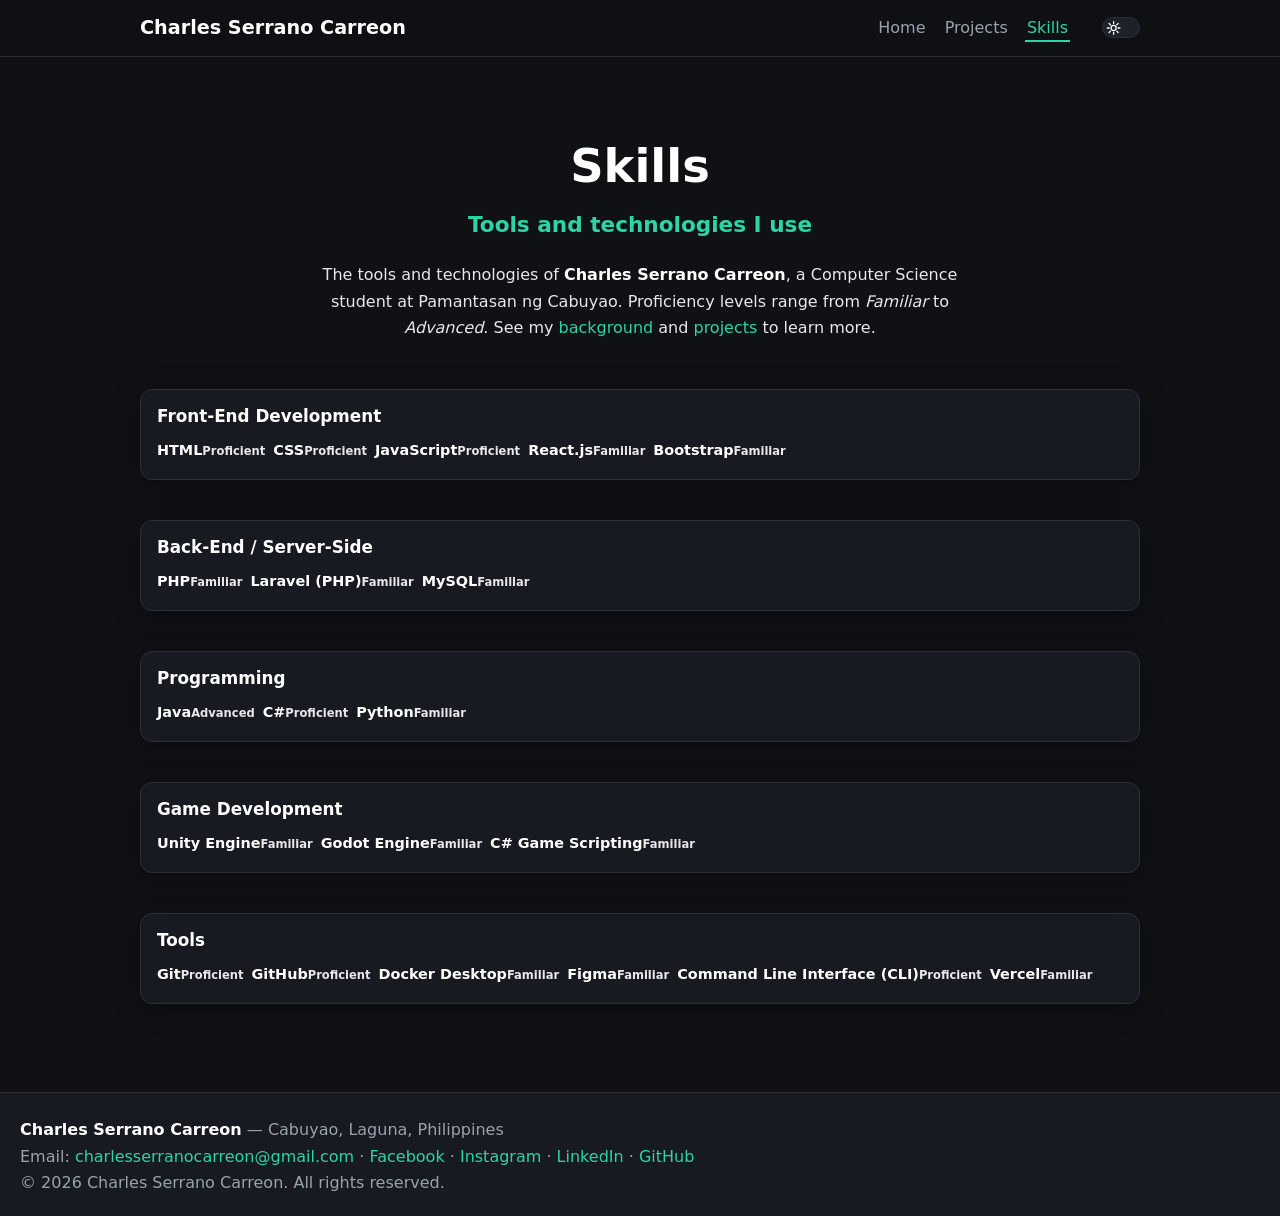
<file: skills/index.html>
<!DOCTYPE html>
<html lang="en" data-theme="dark" class="no-js">
<head>
    <meta charset="utf-8">
    <meta name="viewport" content="width=device-width, initial-scale=1">
    <title>Skills &amp; Tools — Charles Serrano Carreon | Computer Science Student</title>
    <meta name="description" content="Skills and tools of Charles Serrano Carreon, a Computer Science student at Pamantasan ng Cabuyao: front-end development, back-end development, programming, game development, and developer tools.">
    <meta name="author" content="Charles Serrano Carreon">
    <meta name="robots" content="index, follow">
    <meta name="theme-color" content="#0f1115">
    <link rel="icon" type="image/svg+xml" href="../favicon.svg">
    <link rel="canonical" href="https://charlescarreon.vercel.app/skills">
    <link rel="stylesheet" href="../styles.css">

    <!-- Open Graph -->
    <meta property="og:type" content="website">
    <meta property="og:title" content="Skills &amp; Tools — Charles Serrano Carreon | Computer Science Student">
    <meta property="og:description" content="Front-end, back-end, programming, game development, and tool skills of Charles Serrano Carreon.">
    <meta property="og:url" content="https://charlescarreon.vercel.app/skills">
    <meta property="og:image" content="https://charlescarreon.vercel.app/images/charles-portrait.png">
    <meta property="og:locale" content="en_PH">

    <!-- Twitter Card -->
    <meta name="twitter:card" content="summary">
    <meta name="twitter:title" content="Skills &amp; Tools — Charles Serrano Carreon">
    <meta name="twitter:description" content="Front-end, back-end, programming, game development, and tool skills of Charles Serrano Carreon.">
    <meta name="twitter:image" content="https://charlescarreon.vercel.app/images/charles-portrait.png">

    <!-- Structured data for search engines and AI assistants -->
    <script type="application/ld+json">
    {
        "@context": "https://schema.org",
        "@type": "ItemList",
        "name": "Skills and tools of Charles Serrano Carreon",
        "description": "The front-end, back-end, programming, game development, and developer tool skills of Charles Serrano Carreon.",
        "itemListElement": [
            { "@type": "ListItem", "position": 1, "item": { "@type": "Thing", "name": "HTML", "description": "Proficient" } },
            { "@type": "ListItem", "position": 2, "item": { "@type": "Thing", "name": "CSS", "description": "Proficient" } },
            { "@type": "ListItem", "position": 3, "item": { "@type": "Thing", "name": "JavaScript", "description": "Proficient" } },
            { "@type": "ListItem", "position": 4, "item": { "@type": "Thing", "name": "React.js", "description": "Familiar" } },
            { "@type": "ListItem", "position": 5, "item": { "@type": "Thing", "name": "Bootstrap", "description": "Familiar" } },
            { "@type": "ListItem", "position": 6, "item": { "@type": "Thing", "name": "PHP", "description": "Familiar" } },
            { "@type": "ListItem", "position": 7, "item": { "@type": "Thing", "name": "Laravel (PHP)", "description": "Familiar" } },
            { "@type": "ListItem", "position": 8, "item": { "@type": "Thing", "name": "MySQL", "description": "Familiar" } },
            { "@type": "ListItem", "position": 9, "item": { "@type": "Thing", "name": "Java", "description": "Advanced" } },
            { "@type": "ListItem", "position": 10, "item": { "@type": "Thing", "name": "C#", "description": "Proficient" } },
            { "@type": "ListItem", "position": 11, "item": { "@type": "Thing", "name": "Python", "description": "Familiar" } },
            { "@type": "ListItem", "position": 12, "item": { "@type": "Thing", "name": "Unity Engine", "description": "Familiar" } },
            { "@type": "ListItem", "position": 13, "item": { "@type": "Thing", "name": "Godot Engine", "description": "Familiar" } },
            { "@type": "ListItem", "position": 14, "item": { "@type": "Thing", "name": "C# Game Scripting", "description": "Familiar" } },
            { "@type": "ListItem", "position": 15, "item": { "@type": "Thing", "name": "Git", "description": "Proficient" } },
            { "@type": "ListItem", "position": 16, "item": { "@type": "Thing", "name": "GitHub", "description": "Proficient" } },
            { "@type": "ListItem", "position": 17, "item": { "@type": "Thing", "name": "Docker Desktop", "description": "Familiar" } },
            { "@type": "ListItem", "position": 18, "item": { "@type": "Thing", "name": "Figma", "description": "Familiar" } },
            { "@type": "ListItem", "position": 19, "item": { "@type": "Thing", "name": "Command Line Interface (CLI)", "description": "Proficient" } },
            { "@type": "ListItem", "position": 20, "item": { "@type": "Thing", "name": "Vercel", "description": "Familiar" } }
        ]
    }
    </script>
</head>
<body>
    <a class="skip-link" href="#main">Skip to main content</a>

    <header class="site-header">
        <nav class="site-nav" aria-label="Primary">
            <a class="brand" href="../index.html">Charles Serrano Carreon</a>
            <ul class="nav-list">
                <li><a href="../index.html">Home</a></li>
                <li><a href="../projects/index.html">Projects</a></li>
                <li><a href="index.html" aria-current="page">Skills</a></li>
            </ul>
            <button type="button" class="theme-switch" data-theme-toggle aria-label="Switch between dark and light theme">
                <svg class="theme-icon theme-icon--sun" viewBox="0 0 24 24" aria-hidden="true" focusable="false">
                    <circle cx="12" cy="12" r="4" fill="none" stroke="currentColor" stroke-width="2"/>
                    <g stroke="currentColor" stroke-width="2" stroke-linecap="round">
                        <line x1="12" y1="2" x2="12" y2="5"/>
                        <line x1="12" y1="19" x2="12" y2="22"/>
                        <line x1="2" y1="12" x2="5" y2="12"/>
                        <line x1="19" y1="12" x2="22" y2="12"/>
                        <line x1="4.9" y1="4.9" x2="7" y2="7"/>
                        <line x1="17" y1="17" x2="19.1" y2="19.1"/>
                        <line x1="4.9" y1="19.1" x2="7" y2="17"/>
                        <line x1="17" y1="7" x2="19.1" y2="4.9"/>
                    </g>
                </svg>
                <svg class="theme-icon theme-icon--moon" viewBox="0 0 24 24" aria-hidden="true" focusable="false">
                    <path fill="none" stroke="currentColor" stroke-width="2" stroke-linecap="round" stroke-linejoin="round"
                        d="M21 12.8A9 9 0 1 1 11.2 3a7 7 0 0 0 9.8 9.8z"/>
                </svg>
                <span class="visually-hidden">Switch themes</span>
            </button>
        </nav>
    </header>

    <main id="main">
        <section class="hero">
            <h1>Skills</h1>
            <p class="tagline">Tools and technologies I use</p>
            <p>
                The tools and technologies of <strong>Charles Serrano Carreon</strong>, a Computer Science student
                at Pamantasan ng Cabuyao. Proficiency levels range from <em>Familiar</em> to <em>Advanced</em>.
                See my <a href="../index.html">background</a> and <a href="../projects/index.html">projects</a> to learn more.
            </p>
        </section>

        <section class="card skill-category" id="front-end">
            <h2>Front-End Development</h2>
            <ul class="skill-list">
                <li><span class="skill-name">HTML</span><span class="skill-level">Proficient</span></li>
                <li><span class="skill-name">CSS</span><span class="skill-level">Proficient</span></li>
                <li><span class="skill-name">JavaScript</span><span class="skill-level">Proficient</span></li>
                <li><span class="skill-name">React.js</span><span class="skill-level">Familiar</span></li>
                <li><span class="skill-name">Bootstrap</span><span class="skill-level">Familiar</span></li>
            </ul>
        </section>

        <section class="card skill-category" id="back-end">
            <h2>Back-End / Server-Side</h2>
            <ul class="skill-list">
                <li><span class="skill-name">PHP</span><span class="skill-level">Familiar</span></li>
                <li><span class="skill-name">Laravel (PHP)</span><span class="skill-level">Familiar</span></li>
                <li><span class="skill-name">MySQL</span><span class="skill-level">Familiar</span></li>
            </ul>
        </section>

        <section class="card skill-category" id="programming">
            <h2>Programming</h2>
            <ul class="skill-list">
                <li><span class="skill-name">Java</span><span class="skill-level">Advanced</span></li>
                <li><span class="skill-name">C#</span><span class="skill-level">Proficient</span></li>
                <li><span class="skill-name">Python</span><span class="skill-level">Familiar</span></li>
            </ul>
        </section>

        <section class="card skill-category" id="game-development">
            <h2>Game Development</h2>
            <ul class="skill-list">
                <li><span class="skill-name">Unity Engine</span><span class="skill-level">Familiar</span></li>
                <li><span class="skill-name">Godot Engine</span><span class="skill-level">Familiar</span></li>
                <li><span class="skill-name">C# Game Scripting</span><span class="skill-level">Familiar</span></li>
            </ul>
        </section>

        <section class="card skill-category" id="tools">
            <h2>Tools</h2>
            <ul class="skill-list">
                <li><span class="skill-name">Git</span><span class="skill-level">Proficient</span></li>
                <li><span class="skill-name">GitHub</span><span class="skill-level">Proficient</span></li>
                <li><span class="skill-name">Docker Desktop</span><span class="skill-level">Familiar</span></li>
                <li><span class="skill-name">Figma</span><span class="skill-level">Familiar</span></li>
                <li><span class="skill-name">Command Line Interface (CLI)</span><span class="skill-level">Proficient</span></li>
                <li><span class="skill-name">Vercel</span><span class="skill-level">Familiar</span></li>
            </ul>
        </section>
    </main>

    <footer class="site-footer">
        <h2 class="visually-hidden">Contact</h2>
        <address>
            <p><strong>Charles Serrano Carreon</strong> — Cabuyao, Laguna, Philippines</p>
            <p>
                Email: <a href="mailto:charlesserranocarreon@gmail.com">charlesserranocarreon@gmail.com</a>
                · <a href="https://www.facebook.com/csharlec" target="_blank" rel="noreferrer">Facebook</a>
                · <a href="https://www.instagram.com/csharlec" target="_blank" rel="noreferrer">Instagram</a>
                · <a href="https://www.linkedin.com/in/charlesscarreon/" target="_blank" rel="noreferrer">LinkedIn</a>
                · <a href="https://github.com/CSselrahC" target="_blank" rel="noreferrer">GitHub</a>
            </p>
        </address>
        <p>&copy; 2026 Charles Serrano Carreon. All rights reserved.</p>
    </footer>

    <script src="../script.js" defer></script>
</body>
</html>
</file>
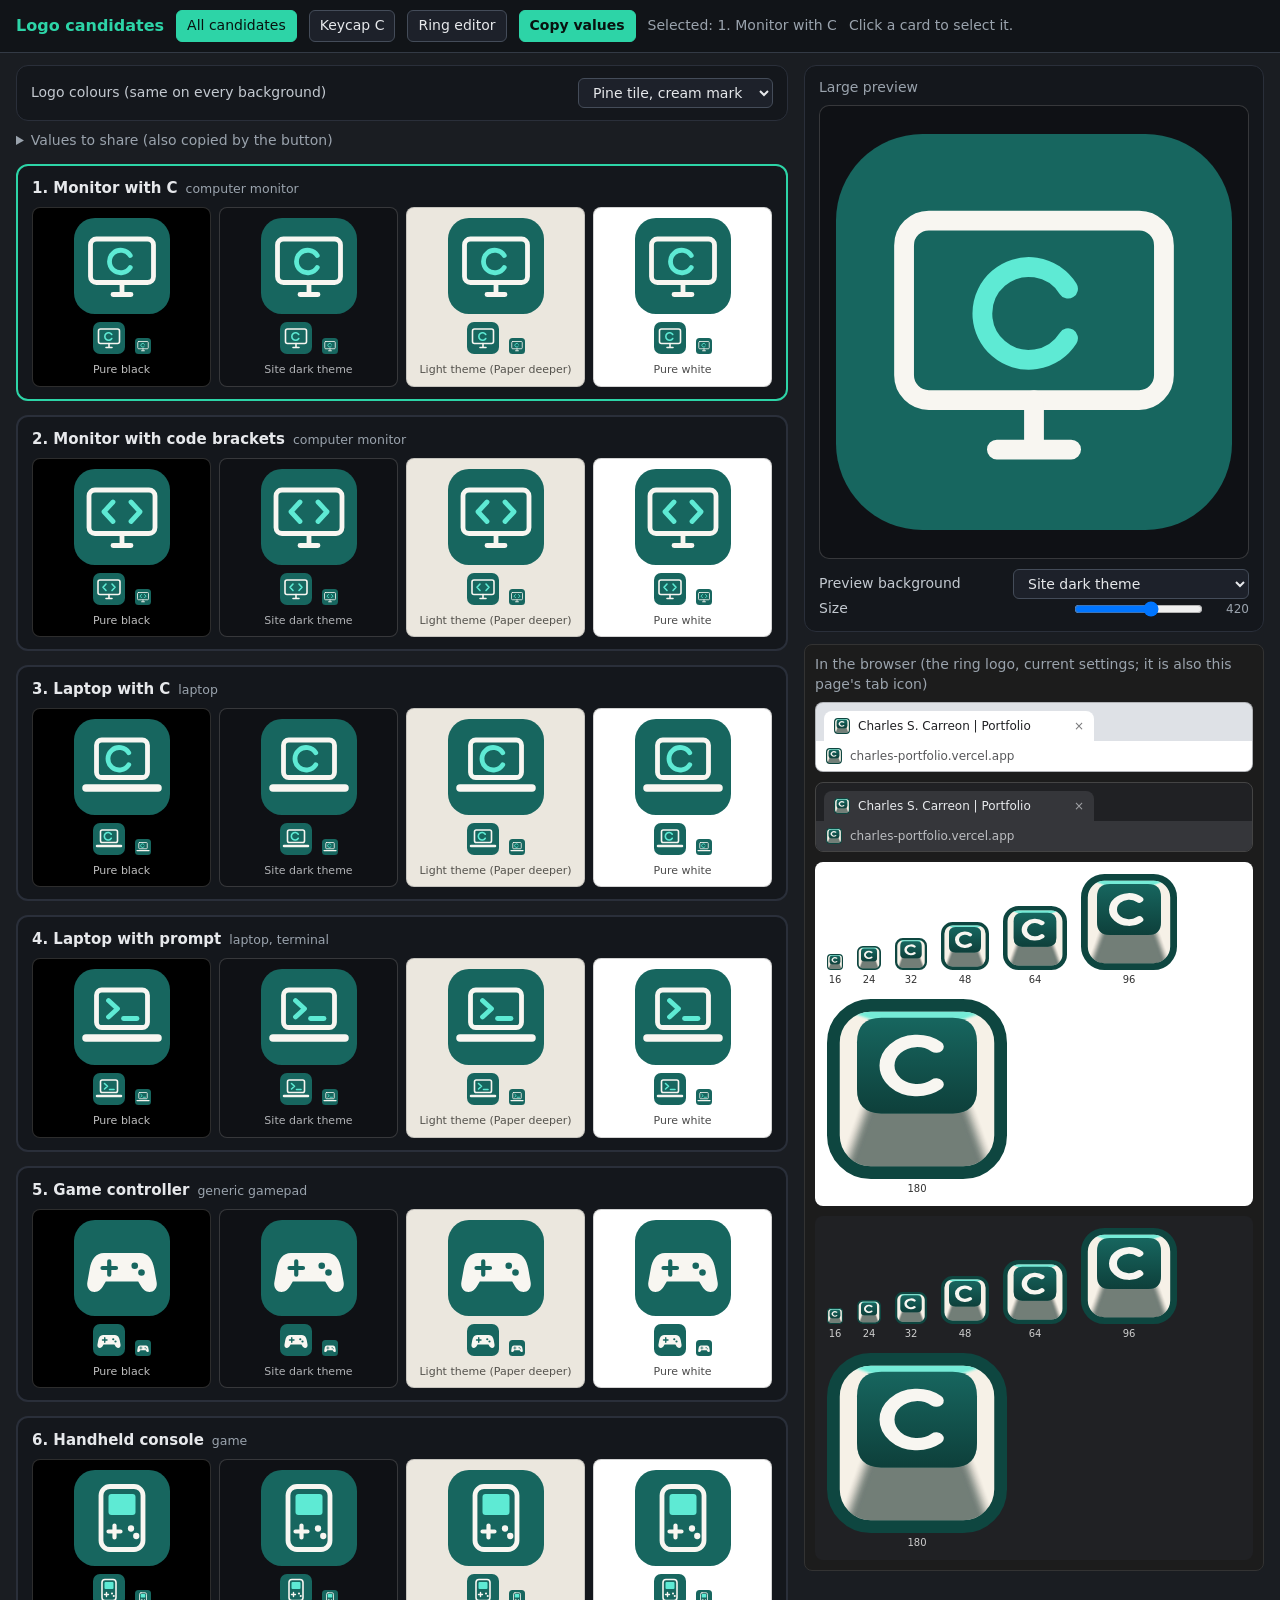
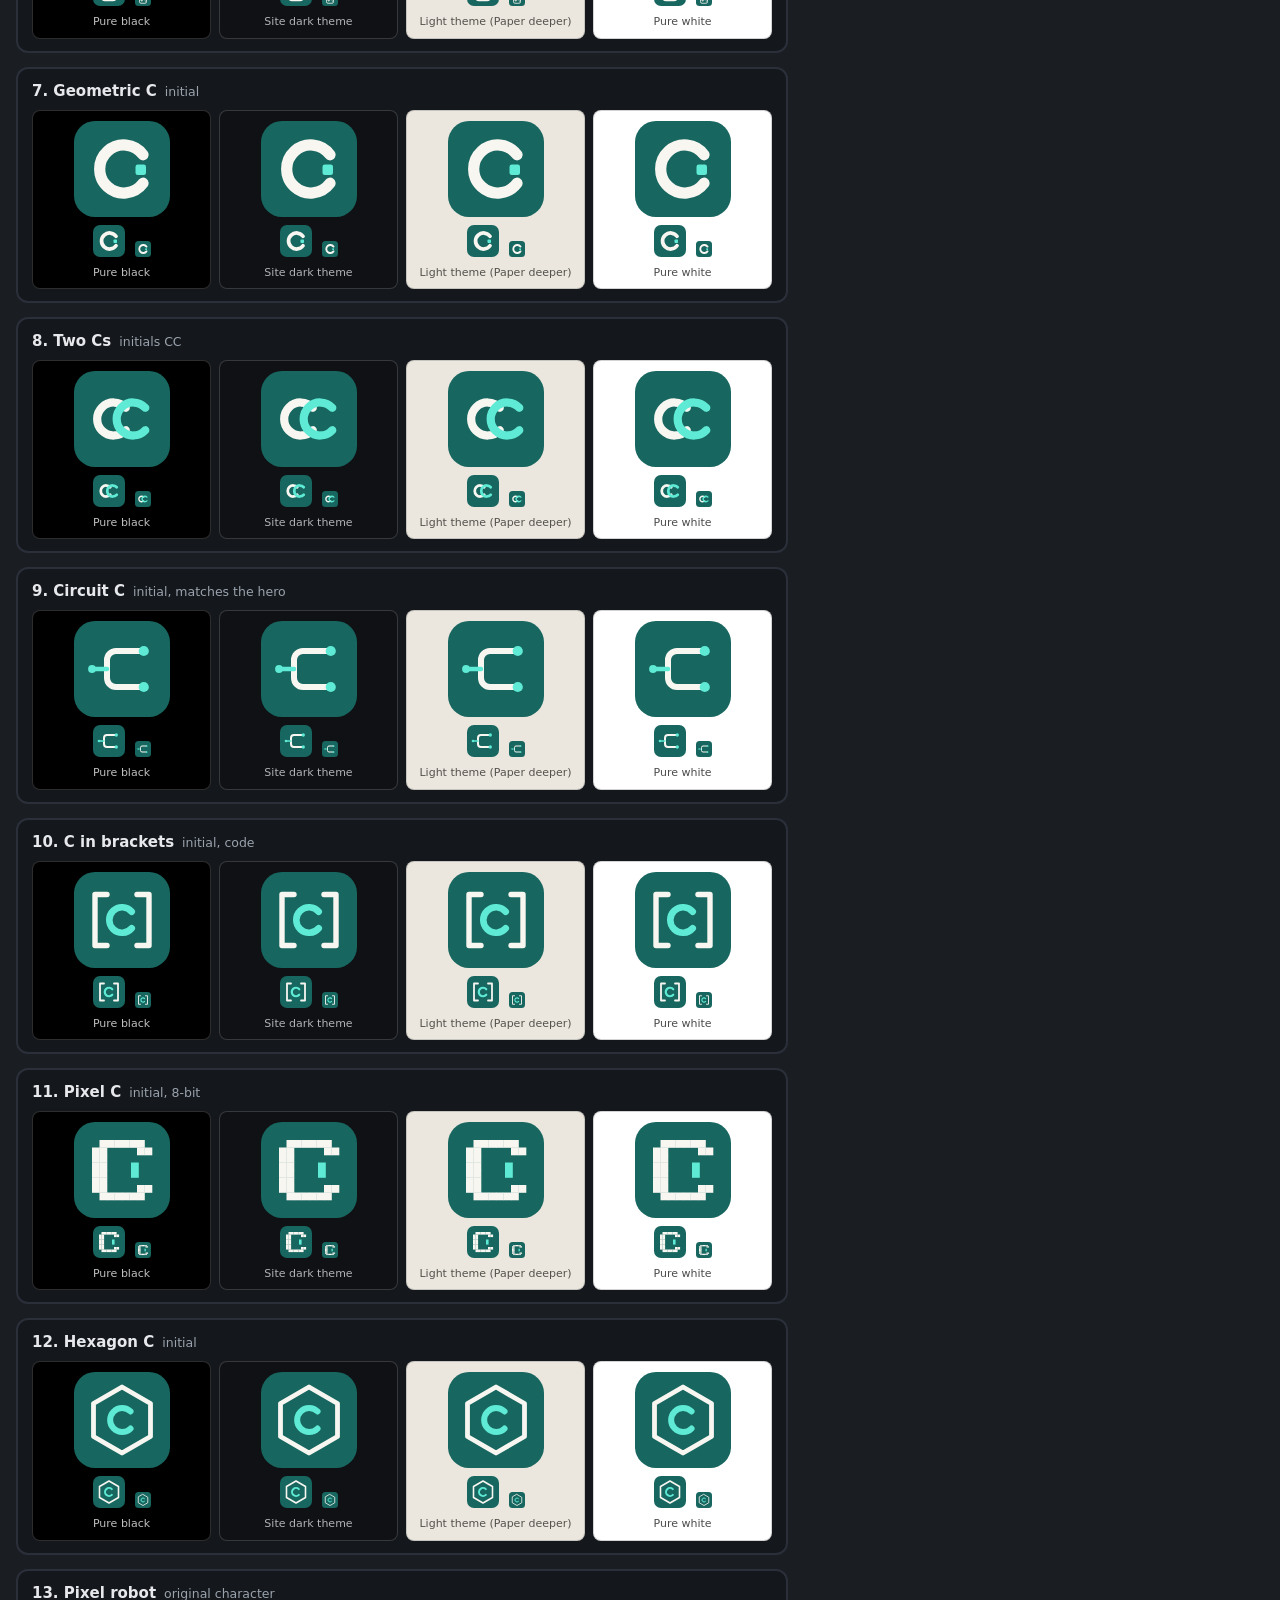
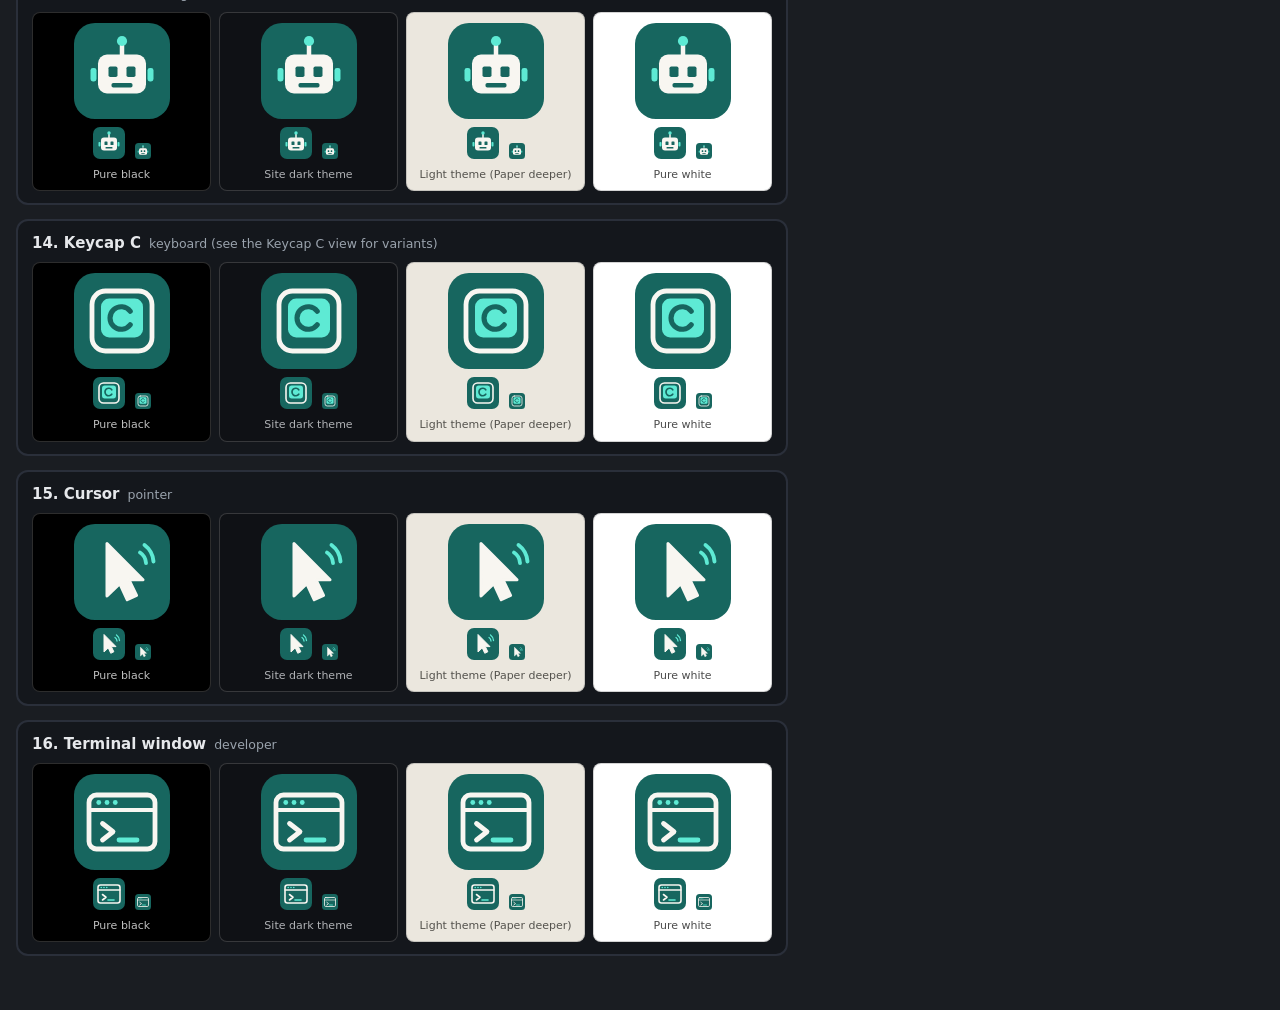
<file: dev/logo-preview/index.html>
<!DOCTYPE html>
<html lang="en"><head><meta charset="utf-8">
<meta name="viewport" content="width=device-width, initial-scale=1">
<title>Logo candidates</title>
<link rel="stylesheet" href="style.css"></head><body>
<header>
<h1>Logo candidates</h1>
<button class="btn" id="v-all" type="button">All candidates</button>
<button class="btn" id="v-key" type="button">Keycap C</button>
<button class="btn" id="v-ring" type="button">Ring editor</button>
<button class="btn copy" id="copy" type="button">Copy values</button>
<span class="hint" id="selname"></span>
<span class="hint">Click a card to select it.</span>
</header>

<div id="layout"><div id="left">
<div class="panel" id="allctl"><div class="ctl">
<div class="field"><label for="mode">Logo colours (same on every background)</label>
<select id="mode">
<option value="pine">Pine tile, cream mark</option>
<option value="teal">Teal tile, dark mark</option>
<option value="dark">Dark tile, teal mark</option>
<option value="cream">Cream tile, pine mark</option>
<option value="tealmark">Teal mark, no tile</option>
<option value="pinemark">Pine mark, no tile</option>
</select></div></div></div>

<div class="panel" id="ringctl"><div class="ctl"><div class="hint">Both squares are always centred horizontally. Colours, shadow strength, outline and the tile are set in the panel below.</div><div class="grid" id="ringsliders"></div></div></div>

<div class="panel" id="keyctl"><div class="ctl">
<div class="field"><label for="preset">Colour preset</label><select id="preset"></select>
<button class="btn" id="reset" type="button">Reset</button></div>
<div class="grid" id="pickers"></div>
<div class="grid">
<div class="field"><label for="shAlpha">Shadow strength</label><input type="range" id="shAlpha" min="0" max="100" step="5"><output id="shAlphaO"></output></div>
<div class="field"><label for="shPos">Shadow on the key</label><select id="shPos">
<option value="lip">Under the top lip</option><option value="bottom">Bottom edge</option>
<option value="left">Left side</option><option value="right">Right side</option></select></div>
<div class="field"><label for="olW">Outline width</label><input type="range" id="olW" min="0" max="4" step="0.5"><output id="olWO"></output></div>
<div class="field"><label for="radius">Tile corner radius</label><input type="range" id="radius" min="0" max="32" step="1"><output id="radiusO"></output></div>
<div class="field"><label for="showTile">Show the tile</label><input type="checkbox" id="showTile"></div>
</div></div></div>

<details><summary class="hint">Values to share (also copied by the button)</summary><textarea id="out" rows="10" readonly></textarea></details>
<main id="cards"></main>
</div>
<aside id="side"><div id="bigcard"><div class="hint">Large preview</div><div id="big"></div>
<div class="field"><label for="bigbg">Preview background</label><select id="bigbg"></select></div>
<div class="field"><label for="bigsize">Size</label><input type="range" id="bigsize" min="200" max="560" step="20"><output id="bigsizeO"></output></div></div>
<div id="brcard"><div class="hint">In the browser (the ring logo, current settings; it is also this page's tab icon)</div><div id="browser"></div></div></aside></div>
<div id="toast">Copied</div>

<script src="app.js"></script></body></html>
</file>
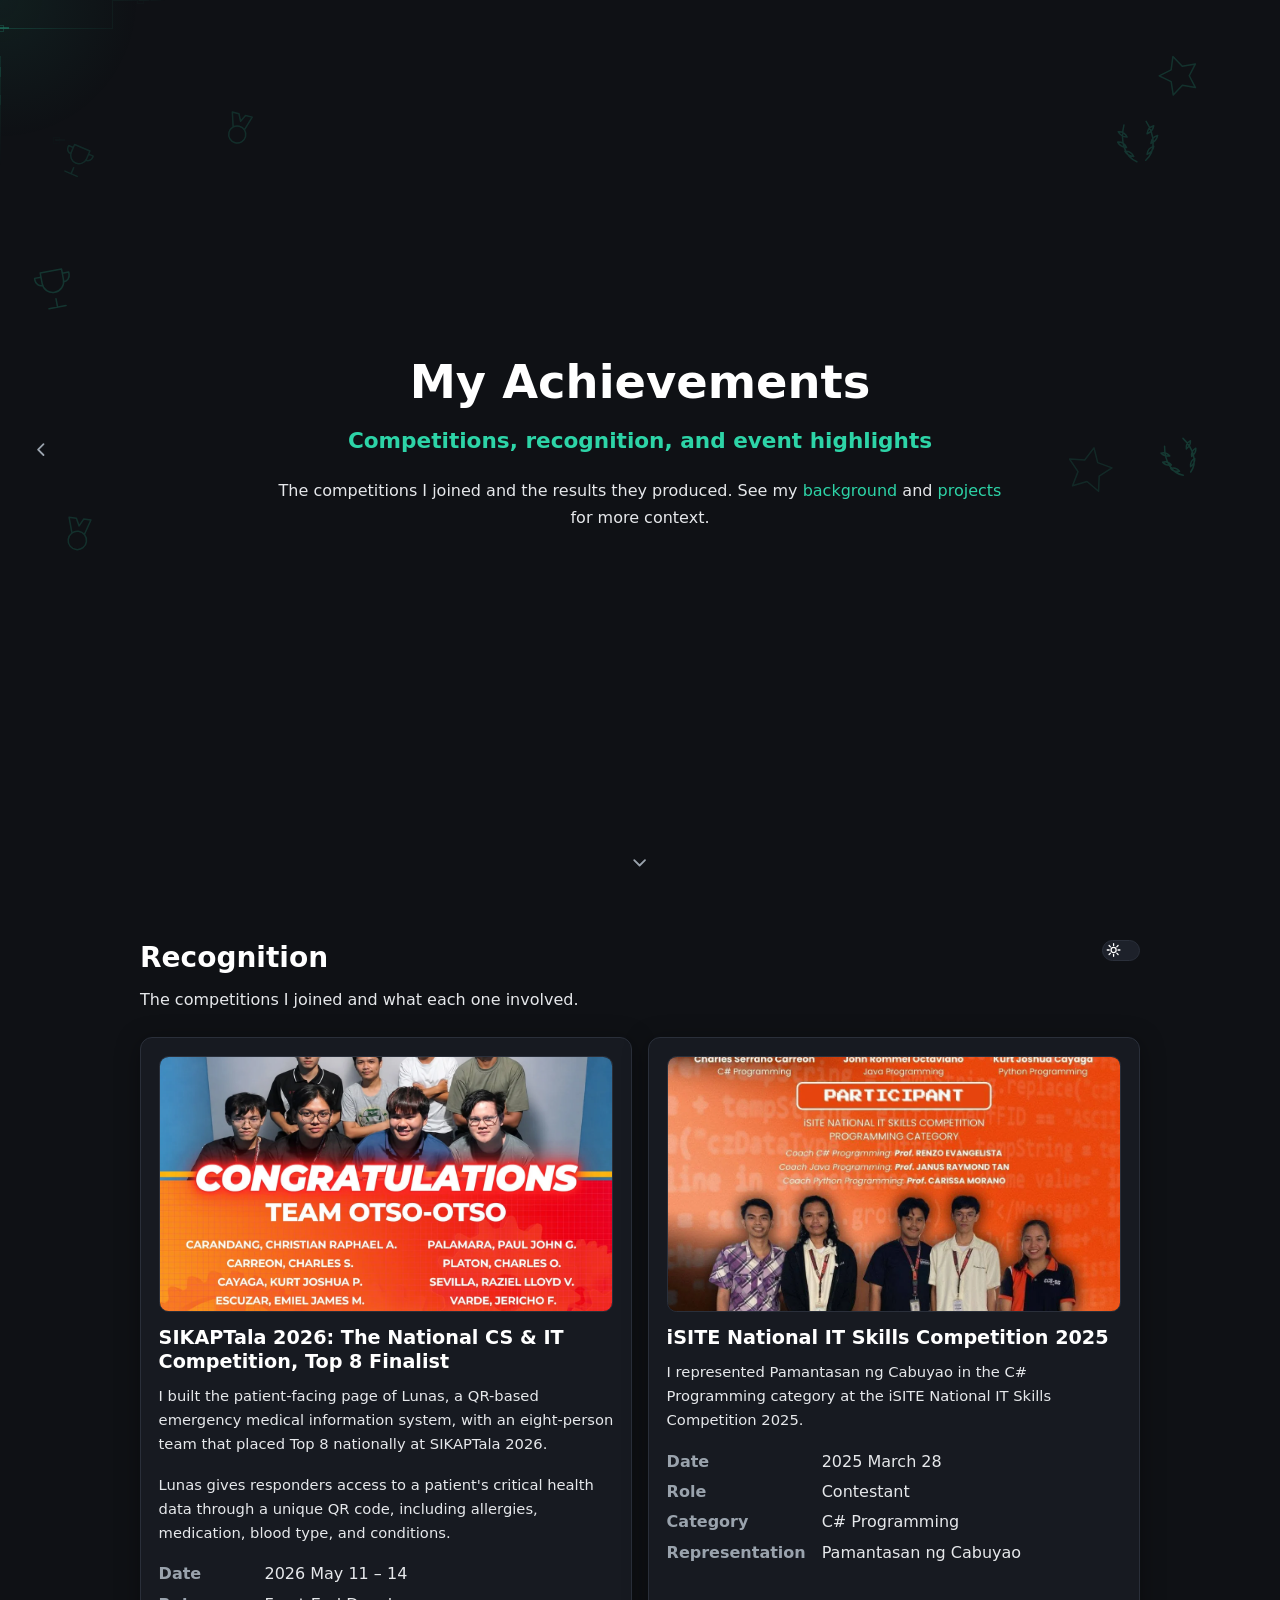
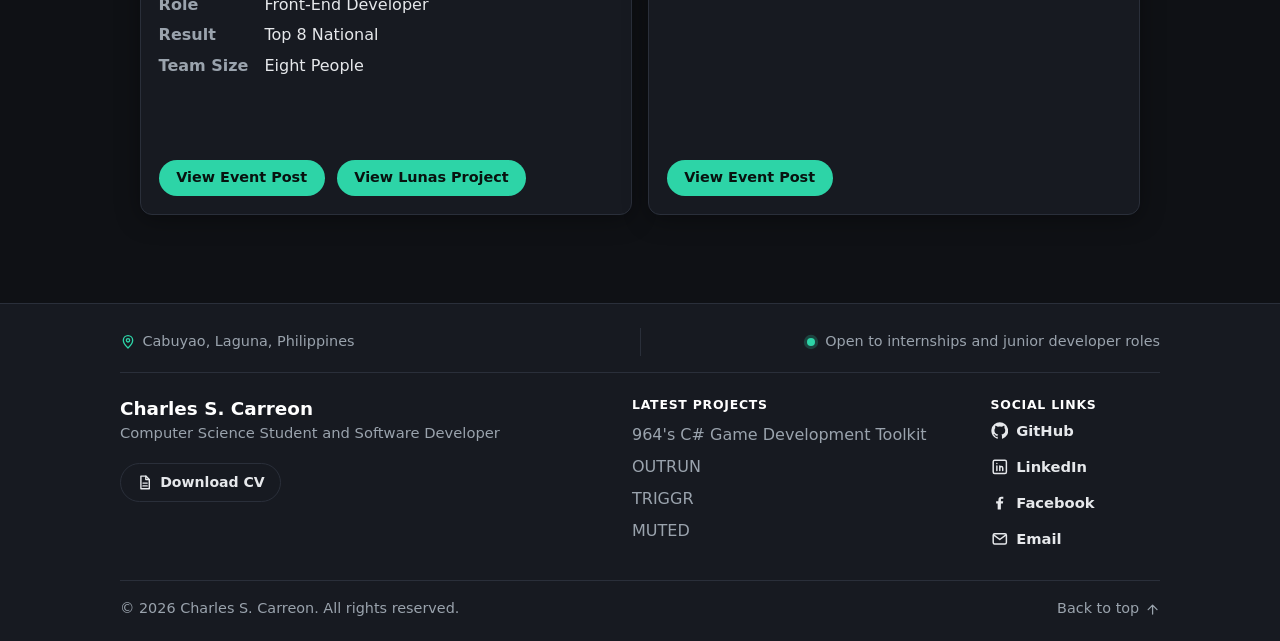
<file: achievements.html>
<!DOCTYPE html>
<html lang="en" data-theme="dark" class="no-js home achievements">
<head>
    <meta charset="utf-8">
    <meta name="viewport" content="width=device-width, initial-scale=1">
    <title>Charles S. Carreon | Achievements</title>
    <meta name="description" content="Competition results and recognition for Charles S. Carreon, including SIKAPTala 2026 and iSITE National IT Skills Competition 2025.">
    <meta name="author" content="Charles S. Carreon">
    <meta name="robots" content="index, follow">
    <meta name="theme-color" content="#0f1115">
    <link rel="icon" type="image/png" sizes="32x32" href="favicon-32.png">
    <link rel="icon" type="image/svg+xml" sizes="any" href="favicon.svg">
    <link rel="apple-touch-icon" href="apple-touch-icon.png">
    <link rel="canonical" href="https://charlescarreon.dev/achievements">
    <!-- Apply a saved theme before first paint so light-theme visitors don't
         see a dark flash. Mirrors the storage key in script.js; without JS the
         page keeps the dark default set on the html element above. -->
    <script src="theme-init.js"></script>
    <!-- Tells the stylesheet which way the page transition moves; see transitions.js. -->
    <script src="transitions.js"></script>
    <!-- No-CSS fallback, only relevant when styles.css fails to load. -->
    <style>
        main { max-width: 56rem; margin: 0 auto; padding: 0 1rem 1rem; }
        h1, h2, h3 { line-height: 1.25; margin: 1.5rem 0 0.5rem; }
        p { margin: 0.75rem 0; }
        img, iframe { max-width: 100%; }
    </style>
    <link rel="stylesheet" href="styles.css">

    <!-- Without JavaScript a dialog element can never be opened, and the UA
         stylesheet hides it while closed. So the no-JS state shows the panels
         inline, and this does not depend on styles.css having loaded. -->
    <noscript>
        <style>
            .project-dialog { display: block; margin: 1.25rem 0 0; }
        </style>
    </noscript>

    <!-- Open Graph -->
    <meta property="og:type" content="website">
    <meta property="og:title" content="Charles S. Carreon | Achievements">
    <meta property="og:description" content="Competition results and recognition for Charles S. Carreon, including SIKAPTala 2026 and iSITE National IT Skills Competition 2025.">
    <meta property="og:url" content="https://charlescarreon.dev/achievements">
    <meta property="og:image" content="https://charlescarreon.dev/images/social-preview.png">
    <meta property="og:image:type" content="image/png">
    <meta property="og:image:width" content="1200">
    <meta property="og:image:height" content="630">
    <meta property="og:image:alt" content="Charles S. Carreon, Computer Science Student and Software Developer, next to the portfolio logo: a teal keyboard key with the letter C.">
    <meta property="og:locale" content="en_PH">

    <!-- Twitter Card -->
    <meta name="twitter:card" content="summary_large_image">
    <meta name="twitter:title" content="Charles S. Carreon | Achievements">
    <meta name="twitter:description" content="Competition results and recognition for Charles S. Carreon, including SIKAPTala 2026 and iSITE National IT Skills Competition 2025.">
    <meta name="twitter:image" content="https://charlescarreon.dev/images/social-preview.png">
    <meta name="twitter:image:alt" content="Charles S. Carreon, Computer Science Student and Software Developer, next to the portfolio logo: a teal keyboard key with the letter C.">

    <!-- Structured data for search engines -->
    <script type="application/ld+json">
    {
        "@context": "https://schema.org",
        "@type": "ItemList",
        "name": "Achievements of Charles Serrano Carreon",
        "description": "Competition results and recognition received by Charles Serrano Carreon.",
        "itemListElement": [
            {
                "@type": "ListItem",
                "position": 1,
                "item": {
                    "@type": "Thing",
                    "name": "SIKAPTala 2026: The National CS & IT Competition, Top 8 Finalist",
                    "description": "Top 8 finalist for Lunas, a QR-based emergency medical information system built by an eight-person team."
                }
            },
            {
                "@type": "ListItem",
                "position": 2,
                "item": {
                    "@type": "Thing",
                    "name": "iSITE National IT Skills Competition 2025",
                    "description": "Represented Pamantasan ng Cabuyao in the C# Programming category."
                }
            }
        ]
    }
    </script>
</head>
<body>
    <a class="skip-link" href="#main">Skip to main content</a>

    <section class="hero" id="achievements-hero" aria-label="Achievements introduction">
        <div class="hero-decor" aria-hidden="true">
            <svg class="hero-decor__defs" width="0" height="0" focusable="false">
                <symbol id="deco-trophy" viewBox="0 0 24 24"><path d="M8 21h8 M12 17v4 M7 4h10v5a5 5 0 0 1-10 0z M7 6H4v1a3 3 0 0 0 3 3 M17 6h3v1a3 3 0 0 1-3 3"/></symbol>
                <symbol id="deco-star" viewBox="0 0 24 24"><path d="M12 3l2.7 5.6 6.1.9-4.4 4.3 1 6.1L12 17l-5.4 2.9 1-6.1-4.4-4.3 6.1-.9z"/></symbol>
                <symbol id="deco-medal" viewBox="0 0 24 24"><path d="M7 15a5 5 0 1 0 10 0 5 5 0 1 0-10 0 M8.5 11L6 3h4l2 4 2-4h4l-2.5 8"/></symbol>
                <symbol id="deco-laurel" viewBox="0 0 24 24"><path d="M10 21C5 18 4 11 7 4 M7.5 9.5C5.5 9 4.5 8 4 6.5c2 .2 3 1.2 3.5 3z M6.5 14C4.5 13.5 3.500 12.500 3 11c2 .2 3 1.200 3.500 3z M9 18.500C7 18 6 17 5.500 15.500c2 .2 3 1.200 3.500 3z M14 21c5-3 6-10 3-17 M16.500 9.500c2-.5 3-1.500 3.500-3-2 .2-3 1.200-3.500 3z M17.500 14c2-.5 3-1.500 3.500-3-2 .2-3 1.200-3.500 3z M15 18.500c2-.5 3-1.500 3.500-3-2 .2-3 1.200-3.500 3z"/></symbol>
            </svg>
            <span class="deco deco--1"><svg viewBox="0 0 24 24" focusable="false"><use href="#deco-trophy"/></svg></span>
            <span class="deco deco--2"><svg viewBox="0 0 24 24" focusable="false"><use href="#deco-star"/></svg></span>
            <span class="deco deco--3"><svg viewBox="0 0 24 24" focusable="false"><use href="#deco-medal"/></svg></span>
            <span class="deco deco--4"><svg viewBox="0 0 24 24" focusable="false"><use href="#deco-laurel"/></svg></span>
            <span class="deco deco--5"><svg viewBox="0 0 24 24" focusable="false"><use href="#deco-medal"/></svg></span>
            <span class="deco deco--6"><svg viewBox="0 0 24 24" focusable="false"><use href="#deco-laurel"/></svg></span>
            <span class="deco deco--7"><svg viewBox="0 0 24 24" focusable="false"><use href="#deco-trophy"/></svg></span>
            <span class="deco deco--8"><svg viewBox="0 0 24 24" focusable="false"><use href="#deco-star"/></svg></span>
        </div>
        <a class="scroll-cue scroll-cue--back" href="/#achievements" aria-label="Back to Home">
            <span class="scroll-cue__bob" aria-hidden="true">
                <svg viewBox="0 0 24 24" focusable="false">
                    <path d="M15 6l-6 6 6 6" fill="none" stroke="currentColor" stroke-width="2"
                        stroke-linecap="round" stroke-linejoin="round"/>
                </svg>
            </span>
            <span class="scroll-cue__label" aria-hidden="true">Back to Home</span>
        </a>
        <h1>My Achievements</h1>
        <p class="tagline">Competitions, recognition, and event highlights</p>
        <p>
            The competitions I joined and the results they produced. See my <a href="/">background</a> and
            <a href="/projects">projects</a> for more context.
        </p>
        <a class="scroll-cue scroll-cue--down" href="#main" aria-label="Scroll to achievements">
            <svg viewBox="0 0 24 24" aria-hidden="true" focusable="false">
                <path d="M6 9l6 6 6-6" fill="none" stroke="currentColor" stroke-width="2"
                    stroke-linecap="round" stroke-linejoin="round"/>
            </svg>
        </a>
    </section>

    <main id="main" tabindex="-1">
        <section class="achievements-head">
            <div class="achievements-head__copy">
                <h2>Recognition</h2>
                <p>The competitions I joined and what each one involved.</p>
            </div>
            <button type="button" class="theme-switch" data-theme-toggle aria-label="Switch between dark and light theme">
                <svg class="theme-icon theme-icon--sun" viewBox="0 0 24 24" aria-hidden="true" focusable="false">
                    <circle cx="12" cy="12" r="4" fill="none" stroke="currentColor" stroke-width="2"/>
                    <g stroke="currentColor" stroke-width="2" stroke-linecap="round">
                        <line x1="12" y1="2" x2="12" y2="5"/>
                        <line x1="12" y1="19" x2="12" y2="22"/>
                        <line x1="2" y1="12" x2="5" y2="12"/>
                        <line x1="19" y1="12" x2="22" y2="12"/>
                        <line x1="4.9" y1="4.9" x2="7" y2="7"/>
                        <line x1="17" y1="17" x2="19.1" y2="19.1"/>
                        <line x1="4.9" y1="19.1" x2="7" y2="17"/>
                        <line x1="17" y1="7" x2="19.1" y2="4.9"/>
                    </g>
                </svg>
                <svg class="theme-icon theme-icon--moon" viewBox="0 0 24 24" aria-hidden="true" focusable="false">
                    <path fill="none" stroke="currentColor" stroke-width="2" stroke-linecap="round" stroke-linejoin="round"
                        d="M21 12.8A9 9 0 1 1 11.2 3a7 7 0 0 0 9.8 9.8z"/>
                </svg>
                <span class="visually-hidden">Switch themes</span>
            </button>
        </section>

        <div class="project-grid">
            <article class="card project" id="sikaptala-2026">
                <figure class="project-thumb-wrap">
                    <img class="project-thumb" src="images/achievements/sikaptala-2026/school-congratulations.webp"
                         width="1200" height="1200"
                         alt="Post from Pamantasan ng Cabuyao showing the SIKAPTala 2026 team."
                         loading="lazy" decoding="async">
                </figure>
                <div class="tech-tiles" aria-hidden="true">
                    <span class="tech-tile tech-tile--nextjs" data-name="Next.js"></span>
                    <span class="tech-tile tech-tile--tailwindcss" data-name="Tailwind CSS"></span>
                    <span class="tech-tile tech-tile--typescript" data-name="TypeScript"></span>
                </div>
                <h2>SIKAPTala 2026: The National CS &amp; IT Competition, Top 8 Finalist</h2>
                <p>
                    I built the patient-facing page of Lunas, a QR-based emergency medical information system,
                    with an eight-person team that placed Top 8 nationally at SIKAPTala 2026.
                </p>
                <p>
                    Lunas gives responders access to a patient's critical health data through a unique QR code,
                    including allergies, medication, blood type, and conditions.
                </p>
                <dl class="meta">
                    <dt>Date</dt><dd>2026 May 11 – 14</dd>
                    <dt>Role</dt><dd>Front-End Developer</dd>
                    <dt>Result</dt><dd>Top 8 National</dd>
                    <dt>Team Size</dt><dd>Eight People</dd>
                </dl>
                <p class="links links--more">
                    <a class="project-detail-open" href="#sikaptala-2026-detail" data-dialog="sikaptala-2026-detail">More about this achievement</a>
                </p>
                <p class="links">
                    <a href="https://www.facebook.com/SIKAPTala/posts/pfbid02v3QJjzvHVYZaAPJszwWsJmQwcrUXYzkJKihYq5axpNrQGYe5wY9eDfQP89V4PN9sl"
                        target="_blank" rel="noreferrer">View Event Post</a>
                    <a href="/projects#lunas-detail">View Lunas Project</a>
                </p>

                <dialog class="project-dialog" id="sikaptala-2026-detail" aria-labelledby="sikaptala-2026-detail-title">
                    <div class="project-dialog-body">
                        <div class="project-dialog-head">
                            <h3 id="sikaptala-2026-detail-title">More about this achievement</h3>
                            <form method="dialog">
                                <button type="submit" class="project-dialog-close">Close</button>
                            </form>
                        </div>
                        <ul class="tags" aria-label="Achievement tags">
                            <li>Lunas</li>
                            <li>Front-End</li>
                            <li>Next.js</li>
                            <li>Tailwind CSS</li>
                            <li>TypeScript</li>
                            <li>National Competition</li>
                        </ul>
                        <figure>
                            <img src="images/achievements/sikaptala-2026/announcement.webp" width="800" height="800"
                                 alt="Announcement graphic for SIKAPTala 2026." loading="lazy" decoding="async">
                            <figcaption>SIKAPTala 2026 announcement</figcaption>
                        </figure>
                        <h4>Result</h4>
                        <p>
                            Our eight-person team placed Top 8 nationally at SIKAPTala 2026 with Lunas, a QR-based
                            emergency medical information system.
                        </p>
                        <figure>
                            <img src="images/achievements/sikaptala-2026/team.webp" width="1200" height="900"
                                 alt="Team photo from SIKAPTala 2026." loading="lazy" decoding="async">
                            <figcaption>Team Otso-otso</figcaption>
                        </figure>
                        <h4>My contribution</h4>
                        <p>
                            I built the patient-facing page, including the medical profile, QR code, access log,
                            and registration flows for patients and medical professionals.
                        </p>
                        <figure>
                            <img src="images/achievements/sikaptala-2026/school-congratulations.webp"
                                 width="1200" height="1200"
                                 alt="Post from Pamantasan ng Cabuyao showing the SIKAPTala 2026 team."
                                 loading="lazy" decoding="async">
                            <figcaption>From Pamantasan ng Cabuyao</figcaption>
                        </figure>
                        <h4>About Lunas</h4>
                        <p>
                            Lunas gives responders immediate access to critical health data through a unique QR
                            code, including allergies, medication, blood type, and conditions.
                        </p>
                        <p class="dialog-actions">
                            <a class="btn"
                                href="https://www.facebook.com/SIKAPTala/posts/pfbid02v3QJjzvHVYZaAPJszwWsJmQwcrUXYzkJKihYq5axpNrQGYe5wY9eDfQP89V4PN9sl"
                                target="_blank" rel="noreferrer">View Event Post</a>
                            <a class="btn" href="https://github.com/razielsevilla/Lunas" target="_blank"
                                rel="noreferrer">View Source Code</a>
                            <a class="btn" href="/projects#lunas-detail">View Lunas Project</a>
                        </p>
                    </div>
                </dialog>
            </article>

            <article class="card project" id="isite-2025">
                <figure class="project-thumb-wrap">
                    <img class="project-thumb" src="images/achievements/isite-2025/school-congratulations.webp"
                         width="1080" height="1080"
                         alt="Post from Pamantasan ng Cabuyao for the iSITE National IT Skills Competition 2025."
                         loading="lazy" decoding="async">
                </figure>
                <div class="tech-tiles" aria-hidden="true">
                    <span class="tech-tile tech-tile--csharp" data-name="C#"></span>
                </div>
                <h2>iSITE National IT Skills Competition 2025</h2>
                <p>
                    I represented Pamantasan ng Cabuyao in the C# Programming category at the iSITE National IT
                    Skills Competition 2025.
                </p>
                <dl class="meta">
                    <dt>Date</dt><dd>2025 March 28</dd>
                    <dt>Role</dt><dd>Contestant</dd>
                    <dt>Category</dt><dd>C# Programming</dd>
                    <dt>Representation</dt><dd>Pamantasan ng Cabuyao</dd>
                </dl>
                <p class="links links--more">
                    <a class="project-detail-open" href="#isite-2025-detail" data-dialog="isite-2025-detail">More about this achievement</a>
                </p>
                <p class="links">
                    <a href="https://www.facebook.com/photo?fbid=639672425702343&amp;set=pcb.639672645702321"
                        target="_blank" rel="noreferrer">View Event Post</a>
                </p>

                <dialog class="project-dialog" id="isite-2025-detail" aria-labelledby="isite-2025-detail-title">
                    <div class="project-dialog-body">
                        <div class="project-dialog-head">
                            <h3 id="isite-2025-detail-title">More about this achievement</h3>
                            <form method="dialog">
                                <button type="submit" class="project-dialog-close">Close</button>
                            </form>
                        </div>
                        <ul class="tags" aria-label="Achievement tags">
                            <li>C#</li>
                            <li>Programming Contest</li>
                            <li>National Competition</li>
                        </ul>
                        <figure>
                            <img src="images/achievements/isite-2025/school-congratulations.webp"
                                 width="1080" height="1080"
                                 alt="Post from Pamantasan ng Cabuyao for the iSITE National IT Skills Competition 2025."
                                 loading="lazy" decoding="async">
                            <figcaption>From Pamantasan ng Cabuyao</figcaption>
                        </figure>
                        <h4>Participation</h4>
                        <p>
                            I represented Pamantasan ng Cabuyao in the C# Programming category at the iSITE
                            National IT Skills Competition 2025.
                        </p>
                        <p>
                            This was my first tech competition. I joined to learn how a national contest runs and to
                            measure my C# skills against other participants.
                        </p>
                        <figure>
                            <img src="images/achievements/isite-2025/behind-the-scenes-with-me.webp"
                                 width="1200" height="685"
                                 alt="Behind-the-scenes photo from iSITE National IT Skills Competition 2025."
                                 loading="lazy" decoding="async">
                            <figcaption>Behind the scenes at iSITE 2025</figcaption>
                        </figure>
                        <figure>
                            <img src="images/achievements/isite-2025/behind-the-scenes.webp"
                                 width="1200" height="713"
                                 alt="Behind-the-scenes photo from iSITE National IT Skills Competition 2025."
                                 loading="lazy" decoding="async">
                            <figcaption>Behind the scenes</figcaption>
                        </figure>
                        <h4>Focus</h4>
                        <p>
                            The category tested C# programming skills in a national competition setting.
                        </p>
                        <p>
                            We used CodeChum during the event for the C# programming tasks. The work involved reading
                            each problem, writing a C# solution, and testing it within the contest time.
                        </p>
                        <p>
                            The category tested problem solving, accuracy, and speed with C#. The experience showed
                            me where I needed stronger C# fundamentals and better habits under time pressure.
                        </p>
                        <p class="dialog-actions">
                            <a class="btn"
                                href="https://www.facebook.com/photo?fbid=639672425702343&amp;set=pcb.639672645702321"
                                target="_blank" rel="noreferrer">View Event Post</a>
                        </p>
                    </div>
                </dialog>
            </article>
        </div>
    </main>

    <footer class="site-footer">
        <h2 class="visually-hidden">Contact</h2>
        <div class="site-footer__inner">
            <div class="footer-strip">
                <p class="footer-location"><a class="footer-location__link" href="https://www.google.com/maps/search/?api=1&amp;query=Cabuyao%2C+Laguna%2C+Philippines" target="_blank" rel="noreferrer"><svg viewBox="0 0 24 24" aria-hidden="true" focusable="false"><path d="M12 21s-7-6.2-7-11.5A7 7 0 0 1 19 9.5C19 14.8 12 21 12 21z" fill="none" stroke="currentColor" stroke-width="2" stroke-linejoin="round"/><circle cx="12" cy="9.5" r="2.5" fill="none" stroke="currentColor" stroke-width="2"/></svg>Cabuyao, Laguna, Philippines<span class="visually-hidden"> on Google Maps (opens in a new tab)</span></a></p>
                <p class="footer-status"><span class="footer-status__dot" aria-hidden="true"></span>Open to internships and junior developer roles</p>
            </div>
            <div class="footer-main">
                <div class="footer-id">
                    <p class="footer-name">Charles S. Carreon</p>
                    <p class="footer-tagline">Computer Science Student and Software Developer</p>
                    <p class="footer-cv">
                        <a class="footer-cv__link" href="/carreon-charles-cv.pdf" target="_blank" rel="noreferrer" aria-label="Download CV (PDF, opens in a new tab)">
                            <svg viewBox="0 0 24 24" aria-hidden="true" focusable="false">
                                <path d="M7 3h7l5 5v13H7z" fill="none" stroke="currentColor" stroke-width="2" stroke-linejoin="round"/>
                                <path d="M14 3v5h5M10 13h6M10 17h6" fill="none" stroke="currentColor" stroke-width="2" stroke-linecap="round" stroke-linejoin="round"/>
                            </svg>
                            <span>Download CV</span>
                        </a>
                    </p>
                </div>
                <nav class="footer-projects" aria-label="Latest projects">
                    <h3>Latest projects</h3>
                    <ul>
                        <li><a href="/projects#toolkit-detail">964's C# Game Development Toolkit</a></li>
                        <li><a href="/projects#outrun-detail">OUTRUN</a></li>
                        <li><a href="/projects#triggr-detail">TRIGGR</a></li>
                        <li><a href="/projects#muted-detail">MUTED</a></li>
                    </ul>
                </nav>
                <address class="footer-socials">
                    <h3>Social links</h3>
                        <ul class="footer-social">
                        <li>
                            <a class="footer-social__link" href="https://github.com/charlesscarreon" target="_blank" rel="noreferrer" data-handle="charlesscarreon" aria-label="GitHub: charlesscarreon">
                                <svg viewBox="0 0 24 24" aria-hidden="true" focusable="false"> <path fill="currentColor" d="M12 .5a11.5 11.5 0 0 0-3.64 22.41c.58.11.79-.25.79-.56v-2.2c-3.2.7-3.88-1.36-3.88-1.36-.53-1.34-1.29-1.7-1.29-1.7-1.05-.72.08-.7.08-.7 1.16.08 1.77 1.19 1.77 1.19 1.03 1.77 2.7 1.26 3.36.96.1-.75.4-1.26.73-1.55-2.55-.29-5.23-1.28-5.23-5.67 0-1.25.45-2.28 1.19-3.08-.12-.29-.52-1.46.11-3.04 0 0 .97-.31 3.18 1.18a11 11 0 0 1 5.79 0c2.2-1.49 3.17-1.18 3.17-1.18.63 1.58.23 2.75.12 3.04.74.8 1.18 1.83 1.18 3.08 0 4.4-2.69 5.37-5.25 5.66.41.36.78 1.06.78 2.14v3.17c0 .31.21.67.8.56A11.5 11.5 0 0 0 12 .5z"/> </svg>
                                <span class="footer-social__site">GitHub</span>
                            </a>
                        </li>
                        <li>
                            <a class="footer-social__link" href="https://www.linkedin.com/in/charlesscarreon/" target="_blank" rel="noreferrer" data-handle="charlesscarreon" aria-label="LinkedIn: charlesscarreon">
                                <svg viewBox="0 0 24 24" aria-hidden="true" focusable="false"> <rect x="3" y="3" width="18" height="18" rx="2" fill="none" stroke="currentColor" stroke-width="2"/> <path d="M8 11v6M8 7.5v.01M12 17v-6M12 13.5a2 2 0 0 1 4 0V17" fill="none" stroke="currentColor" stroke-width="2" stroke-linecap="round"/> </svg>
                                <span class="footer-social__site">LinkedIn</span>
                            </a>
                        </li>
                        <li>
                            <a class="footer-social__link" href="https://www.facebook.com/csharlec" target="_blank" rel="noreferrer" data-handle="csharlec" aria-label="Facebook: csharlec">
                                <svg viewBox="0 0 24 24" aria-hidden="true" focusable="false"> <path fill="currentColor" d="M13.5 21v-8h2.7l.4-3h-3.1V8.1c0-.9.3-1.5 1.6-1.5h1.7V3.9c-.3 0-1.3-.1-2.5-.1-2.5 0-4.2 1.5-4.2 4.3V10H7v3h2.1v8h4.4z"/> </svg>
                                <span class="footer-social__site">Facebook</span>
                            </a>
                        </li>
                        <li>
                            <a class="footer-social__link" href="mailto:charlesserranocarreon@gmail.com" data-handle="charlesserranocarreon@gmail.com" aria-label="Email: charlesserranocarreon@gmail.com">
                                <svg viewBox="0 0 24 24" aria-hidden="true" focusable="false"> <rect x="3" y="5" width="18" height="14" rx="2" fill="none" stroke="currentColor" stroke-width="2"/> <path d="M4 7l8 6 8-6" fill="none" stroke="currentColor" stroke-width="2" stroke-linecap="round" stroke-linejoin="round"/> </svg>
                                <span class="footer-social__site">Email</span>
                            </a>
                        </li>
                        </ul>
                </address>
            </div>
            <div class="footer-bottom">
                <p>&copy; 2026 Charles S. Carreon. All rights reserved.</p>
                <a class="footer-top" href="#">Back to top<svg viewBox="0 0 24 24" aria-hidden="true" focusable="false"><path d="M12 19V5M5 12l7-7 7 7" fill="none" stroke="currentColor" stroke-width="2" stroke-linecap="round" stroke-linejoin="round"/></svg></a>
            </div>
        </div>
    </footer>

    <script src="script.js" defer></script>
</body>
</html>
</file>
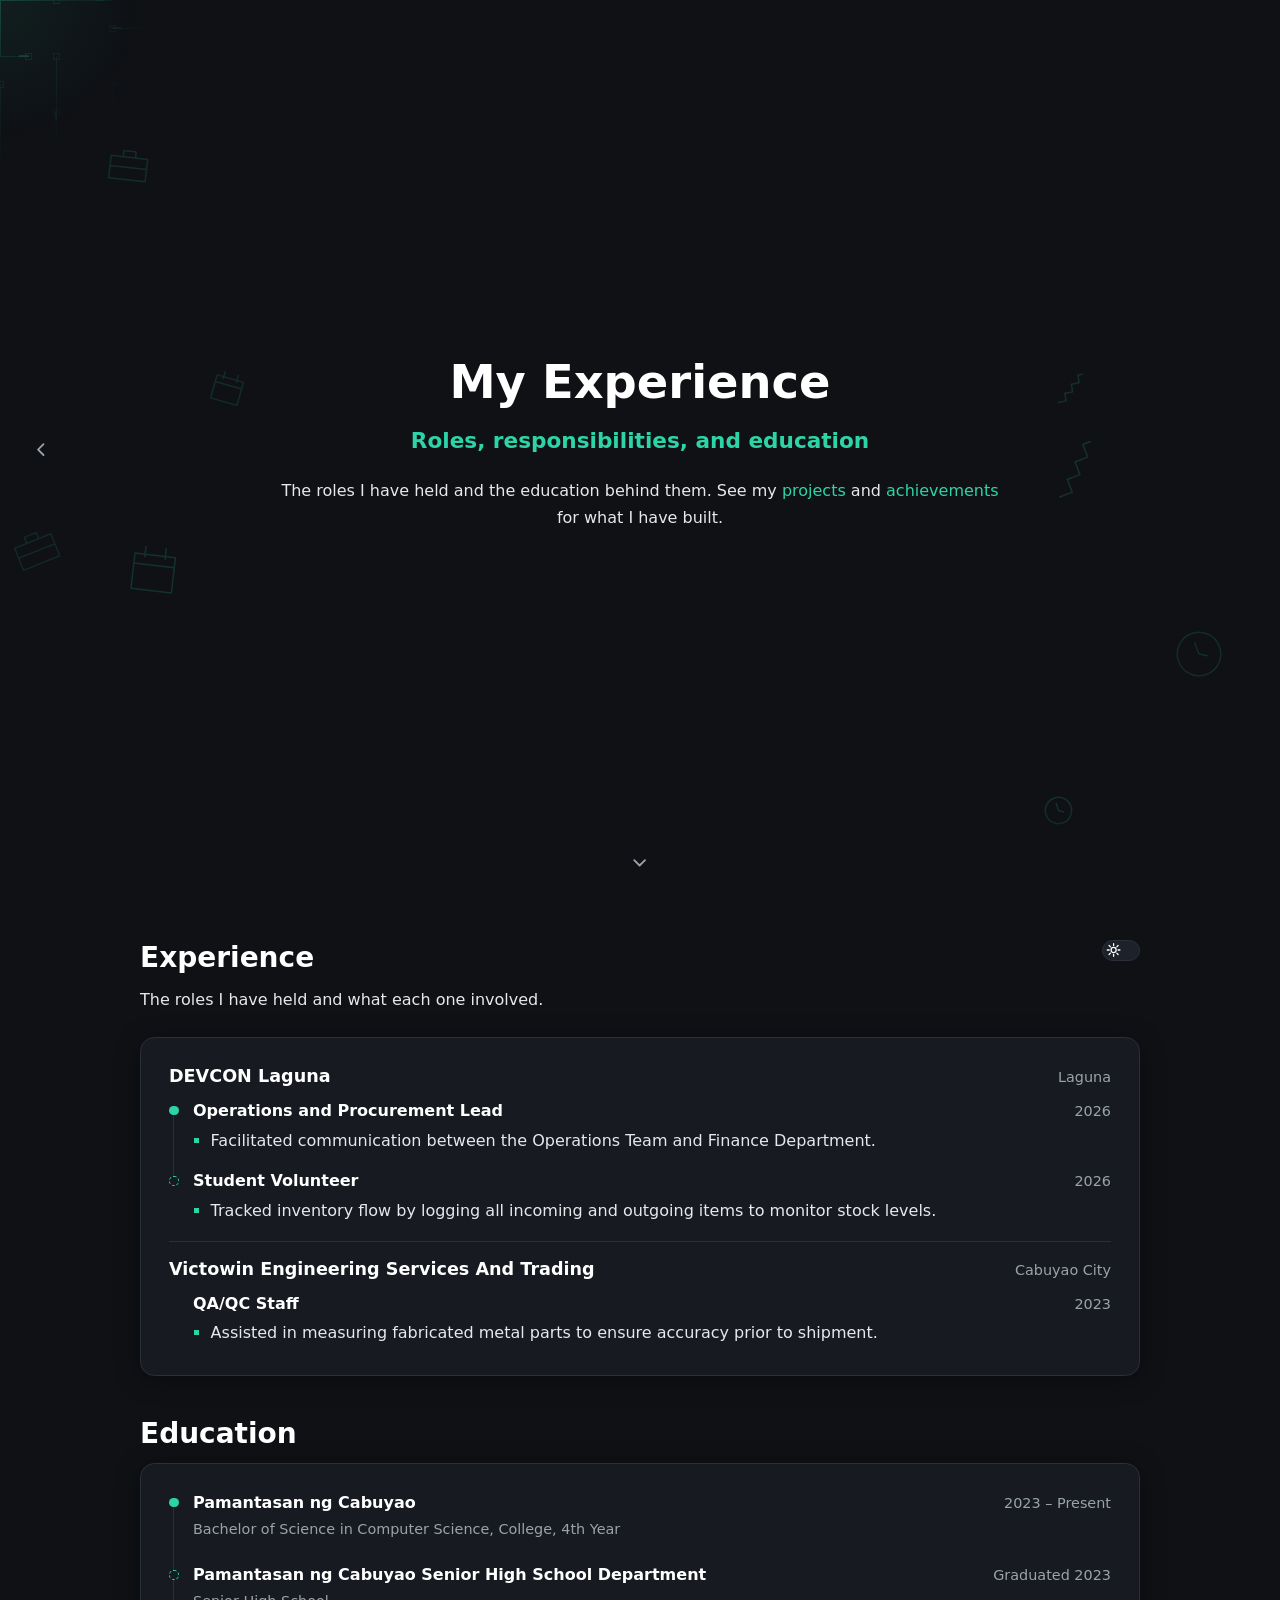
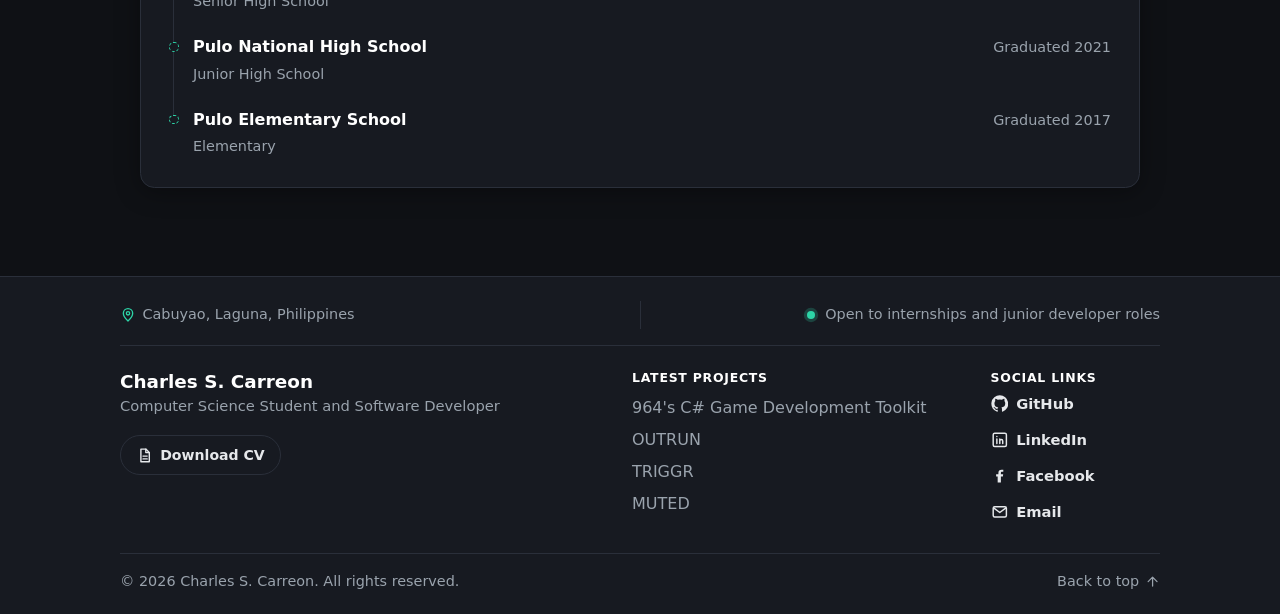
<file: experience.html>
<!DOCTYPE html>
<html lang="en" data-theme="dark" class="no-js home experience">
<head>
    <meta charset="utf-8">
    <meta name="viewport" content="width=device-width, initial-scale=1">
    <title>Charles S. Carreon | Experience</title>
    <meta name="description" content="Roles, responsibilities, and education for Charles S. Carreon, including DEVCON Laguna, QA/QC work, and Computer Science studies at Pamantasan ng Cabuyao.">
    <meta name="author" content="Charles S. Carreon">
    <meta name="robots" content="index, follow">
    <meta name="theme-color" content="#0f1115">
    <link rel="icon" type="image/png" sizes="32x32" href="favicon-32.png">
    <link rel="icon" type="image/svg+xml" sizes="any" href="favicon.svg">
    <link rel="apple-touch-icon" href="apple-touch-icon.png">
    <link rel="canonical" href="https://charlescarreon.dev/experience">
    <!-- Apply a saved theme before first paint so light-theme visitors don't
         see a dark flash. Mirrors the storage key in script.js; without JS the
         page keeps the dark default set on the html element above. -->
    <script src="theme-init.js"></script>
    <!-- Tells the stylesheet which way the page transition moves; see transitions.js. -->
    <script src="transitions.js"></script>
    <!-- No-CSS fallback, only relevant when styles.css fails to load. -->
    <style>
        main { max-width: 56rem; margin: 0 auto; padding: 0 1rem 1rem; }
        h1, h2, h3 { line-height: 1.25; margin: 1.5rem 0 0.5rem; }
        p { margin: 0.75rem 0; }
        img, iframe { max-width: 100%; }
    </style>
    <link rel="stylesheet" href="styles.css">

    <!-- Open Graph -->
    <meta property="og:type" content="website">
    <meta property="og:title" content="Charles S. Carreon | Experience">
    <meta property="og:description" content="Roles, responsibilities, and education for Charles S. Carreon.">
    <meta property="og:url" content="https://charlescarreon.dev/experience">
    <meta property="og:image" content="https://charlescarreon.dev/images/social-preview.png">
    <meta property="og:image:type" content="image/png">
    <meta property="og:image:width" content="1200">
    <meta property="og:image:height" content="630">
    <meta property="og:image:alt" content="Charles S. Carreon, Computer Science Student and Software Developer, next to the portfolio logo: a teal keyboard key with the letter C.">
    <meta property="og:locale" content="en_PH">

    <!-- Twitter Card -->
    <meta name="twitter:card" content="summary_large_image">
    <meta name="twitter:title" content="Charles S. Carreon | Experience">
    <meta name="twitter:description" content="Roles, responsibilities, and education for Charles S. Carreon.">
    <meta name="twitter:image" content="https://charlescarreon.dev/images/social-preview.png">
    <meta name="twitter:image:alt" content="Charles S. Carreon, Computer Science Student and Software Developer, next to the portfolio logo: a teal keyboard key with the letter C.">

    <!-- Structured data for search engines -->
    <script type="application/ld+json">
    {
        "@context": "https://schema.org",
        "@type": "ItemList",
        "name": "Experience and Education of Charles Serrano Carreon",
        "description": "Roles and education background for Charles Serrano Carreon.",
        "itemListElement": [
            {
                "@type": "ListItem",
                "position": 1,
                "item": {
                    "@type": "Occupation",
                    "name": "Operations and Procurement Lead",
                    "description": "Facilitated communication between the Operations Team and Finance Department.",
                    "employmentType": "VOLUNTEER",
                    "startDate": "2026",
                    "worksFor": {
                        "@type": "Organization",
                        "name": "DEVCON Laguna",
                        "address": {
                            "@type": "PostalAddress",
                            "addressLocality": "Laguna",
                            "addressCountry": "PH"
                        }
                    }
                }
            },
            {
                "@type": "ListItem",
                "position": 2,
                "item": {
                    "@type": "Occupation",
                    "name": "Student Volunteer",
                    "description": "Tracked inventory flow by logging all incoming and outgoing items to monitor stock levels.",
                    "employmentType": "VOLUNTEER",
                    "startDate": "2026",
                    "worksFor": {
                        "@type": "Organization",
                        "name": "DEVCON Laguna",
                        "address": {
                            "@type": "PostalAddress",
                            "addressLocality": "Laguna",
                            "addressCountry": "PH"
                        }
                    }
                }
            },
            {
                "@type": "ListItem",
                "position": 3,
                "item": {
                    "@type": "Occupation",
                    "name": "QA/QC Staff",
                    "description": "Assisted in measuring fabricated metal parts to ensure accuracy prior to shipment.",
                    "employmentType": "INTERN",
                    "startDate": "2023",
                    "worksFor": {
                        "@type": "Organization",
                        "name": "Victowin Engineering Services And Trading",
                        "address": {
                            "@type": "PostalAddress",
                            "addressLocality": "Cabuyao City",
                            "addressCountry": "PH"
                        }
                    }
                }
            },
            {
                "@type": "ListItem",
                "position": 4,
                "item": {
                    "@type": "EducationalOccupationalCredential",
                    "name": "Bachelor of Science in Computer Science, Pamantasan ng Cabuyao",
                    "description": "2023 – Present",
                    "credentialCategory": "degree",
                    "recognizedBy": { "@type": "CollegeOrUniversity", "name": "Pamantasan ng Cabuyao" }
                }
            }
        ]
    }
    </script>
</head>
<body>
    <a class="skip-link" href="#main">Skip to main content</a>

    <section class="hero" id="experience-hero" aria-label="Experience introduction">
        <div class="hero-decor" aria-hidden="true">
            <svg class="hero-decor__defs" width="0" height="0" focusable="false">
                <symbol id="deco-briefcase" viewBox="0 0 24 24"><path d="M3 8h18v11H3z M9 8V5h6v3 M3 13h18"/></symbol>
                <symbol id="deco-clock" viewBox="0 0 24 24"><path d="M12 3a9 9 0 1 0 0 18 9 9 0 0 0 0-18z M12 7v5l3 2"/></symbol>
                <symbol id="deco-calendar" viewBox="0 0 24 24"><path d="M4 6h16v14H4z M4 10h16 M8 3v4 M16 3v4"/></symbol>
                <symbol id="deco-steps" viewBox="0 0 24 24"><path d="M3 21h5v-5h5v-5h5V6h3"/></symbol>
            </svg>
            <span class="deco deco--1"><svg viewBox="0 0 24 24" focusable="false"><use href="#deco-briefcase"/></svg></span>
            <span class="deco deco--2"><svg viewBox="0 0 24 24" focusable="false"><use href="#deco-clock"/></svg></span>
            <span class="deco deco--3"><svg viewBox="0 0 24 24" focusable="false"><use href="#deco-calendar"/></svg></span>
            <span class="deco deco--4"><svg viewBox="0 0 24 24" focusable="false"><use href="#deco-steps"/></svg></span>
            <span class="deco deco--5"><svg viewBox="0 0 24 24" focusable="false"><use href="#deco-calendar"/></svg></span>
            <span class="deco deco--6"><svg viewBox="0 0 24 24" focusable="false"><use href="#deco-steps"/></svg></span>
            <span class="deco deco--7"><svg viewBox="0 0 24 24" focusable="false"><use href="#deco-briefcase"/></svg></span>
            <span class="deco deco--8"><svg viewBox="0 0 24 24" focusable="false"><use href="#deco-clock"/></svg></span>
        </div>
        <a class="scroll-cue scroll-cue--back" href="/#experience" aria-label="Back to Home">
            <span class="scroll-cue__bob" aria-hidden="true">
                <svg viewBox="0 0 24 24" focusable="false">
                    <path d="M15 6l-6 6 6 6" fill="none" stroke="currentColor" stroke-width="2"
                        stroke-linecap="round" stroke-linejoin="round"/>
                </svg>
            </span>
            <span class="scroll-cue__label" aria-hidden="true">Back to Home</span>
        </a>
        <h1>My Experience</h1>
        <p class="tagline">Roles, responsibilities, and education</p>
        <p>
            The roles I have held and the education behind them. See my <a href="/projects">projects</a> and
            <a href="/achievements">achievements</a> for what I have built.
        </p>
        <a class="scroll-cue scroll-cue--down" href="#main" aria-label="Scroll to experience">
            <svg viewBox="0 0 24 24" aria-hidden="true" focusable="false">
                <path d="M6 9l6 6 6-6" fill="none" stroke="currentColor" stroke-width="2"
                    stroke-linecap="round" stroke-linejoin="round"/>
            </svg>
        </a>
    </section>

    <main id="main" tabindex="-1">
        <section class="experience-head">
            <div class="experience-head__copy">
                <h2>Experience</h2>
                <p>The roles I have held and what each one involved.</p>
            </div>
            <button type="button" class="theme-switch" data-theme-toggle aria-label="Switch between dark and light theme">
                <svg class="theme-icon theme-icon--sun" viewBox="0 0 24 24" aria-hidden="true" focusable="false">
                    <circle cx="12" cy="12" r="4" fill="none" stroke="currentColor" stroke-width="2"/>
                    <g stroke="currentColor" stroke-width="2" stroke-linecap="round">
                        <line x1="12" y1="2" x2="12" y2="5"/>
                        <line x1="12" y1="19" x2="12" y2="22"/>
                        <line x1="2" y1="12" x2="5" y2="12"/>
                        <line x1="19" y1="12" x2="22" y2="12"/>
                        <line x1="4.9" y1="4.9" x2="7" y2="7"/>
                        <line x1="17" y1="17" x2="19.1" y2="19.1"/>
                        <line x1="4.9" y1="19.1" x2="7" y2="17"/>
                        <line x1="17" y1="7" x2="19.1" y2="4.9"/>
                    </g>
                </svg>
                <svg class="theme-icon theme-icon--moon" viewBox="0 0 24 24" aria-hidden="true" focusable="false">
                    <path fill="none" stroke="currentColor" stroke-width="2" stroke-linecap="round" stroke-linejoin="round"
                        d="M21 12.8A9 9 0 1 1 11.2 3a7 7 0 0 0 9.8 9.8z"/>
                </svg>
                <span class="visually-hidden">Switch themes</span>
            </button>
        </section>

        <div class="card experience-card">
            <ol class="entry-list">
                <li>
                    <div class="org-head">
                        <h3>DEVCON Laguna</h3>
                        <span class="location">Laguna</span>
                    </div>
                    <ol class="roles">
                        <li class="role">
                            <div class="role__head">
                                <h4>Operations and Procurement Lead</h4>
                                <time datetime="2026">2026</time>
                            </div>
                            <ul class="role__list">
                                <li>Facilitated communication between the Operations Team and Finance Department.</li>
                            </ul>
                        </li>
                        <li class="role">
                            <div class="role__head">
                                <h4>Student Volunteer</h4>
                                <time datetime="2026">2026</time>
                            </div>
                            <ul class="role__list">
                                <li>Tracked inventory flow by logging all incoming and outgoing items to monitor stock levels.</li>
                            </ul>
                        </li>
                    </ol>
                </li>
                <li>
                    <div class="org-head">
                        <h3>Victowin Engineering Services And Trading</h3>
                        <span class="location">Cabuyao City</span>
                    </div>
                    <ol class="roles">
                        <li class="role role--plain">
                            <div class="role__head">
                                <h4>QA/QC Staff</h4>
                                <time datetime="2023">2023</time>
                            </div>
                            <ul class="role__list">
                                <li>Assisted in measuring fabricated metal parts to ensure accuracy prior to shipment.</li>
                            </ul>
                        </li>
                    </ol>
                </li>
            </ol>
        </div>

        <section id="education" class="section">
            <h2>Education</h2>
            <div class="card education-card">
                <ol class="roles roles--timeline">
                    <li class="role">
                        <div class="role__head">
                            <h3>Pamantasan ng Cabuyao</h3>
                            <time datetime="2023">2023 – Present</time>
                        </div>
                        <p class="role__sub">Bachelor of Science in Computer Science, College, 4th Year</p>
                    </li>
                    <li class="role">
                        <div class="role__head">
                            <h3>Pamantasan ng Cabuyao Senior High School Department</h3>
                            <time datetime="2023">Graduated 2023</time>
                        </div>
                        <p class="role__sub">Senior High School</p>
                    </li>
                    <li class="role">
                        <div class="role__head">
                            <h3>Pulo National High School</h3>
                            <time datetime="2021">Graduated 2021</time>
                        </div>
                        <p class="role__sub">Junior High School</p>
                    </li>
                    <li class="role">
                        <div class="role__head">
                            <h3>Pulo Elementary School</h3>
                            <time datetime="2017">Graduated 2017</time>
                        </div>
                        <p class="role__sub">Elementary</p>
                    </li>
                </ol>
            </div>
        </section>
    </main>

    <footer class="site-footer">
        <h2 class="visually-hidden">Contact</h2>
        <div class="site-footer__inner">
            <div class="footer-strip">
                <p class="footer-location"><a class="footer-location__link" href="https://www.google.com/maps/search/?api=1&amp;query=Cabuyao%2C+Laguna%2C+Philippines" target="_blank" rel="noreferrer"><svg viewBox="0 0 24 24" aria-hidden="true" focusable="false"><path d="M12 21s-7-6.2-7-11.5A7 7 0 0 1 19 9.5C19 14.8 12 21 12 21z" fill="none" stroke="currentColor" stroke-width="2" stroke-linejoin="round"/><circle cx="12" cy="9.5" r="2.5" fill="none" stroke="currentColor" stroke-width="2"/></svg>Cabuyao, Laguna, Philippines<span class="visually-hidden"> on Google Maps (opens in a new tab)</span></a></p>
                <p class="footer-status"><span class="footer-status__dot" aria-hidden="true"></span>Open to internships and junior developer roles</p>
            </div>
            <div class="footer-main">
                <div class="footer-id">
                    <p class="footer-name">Charles S. Carreon</p>
                    <p class="footer-tagline">Computer Science Student and Software Developer</p>
                    <p class="footer-cv">
                        <a class="footer-cv__link" href="/carreon-charles-cv.pdf" target="_blank" rel="noreferrer" aria-label="Download CV (PDF, opens in a new tab)">
                            <svg viewBox="0 0 24 24" aria-hidden="true" focusable="false">
                                <path d="M7 3h7l5 5v13H7z" fill="none" stroke="currentColor" stroke-width="2" stroke-linejoin="round"/>
                                <path d="M14 3v5h5M10 13h6M10 17h6" fill="none" stroke="currentColor" stroke-width="2" stroke-linecap="round" stroke-linejoin="round"/>
                            </svg>
                            <span>Download CV</span>
                        </a>
                    </p>
                </div>
                <nav class="footer-projects" aria-label="Latest projects">
                    <h3>Latest projects</h3>
                    <ul>
                        <li><a href="/projects#toolkit-detail">964's C# Game Development Toolkit</a></li>
                        <li><a href="/projects#outrun-detail">OUTRUN</a></li>
                        <li><a href="/projects#triggr-detail">TRIGGR</a></li>
                        <li><a href="/projects#muted-detail">MUTED</a></li>
                    </ul>
                </nav>
                <address class="footer-socials">
                    <h3>Social links</h3>
                        <ul class="footer-social">
                        <li>
                            <a class="footer-social__link" href="https://github.com/charlesscarreon" target="_blank" rel="noreferrer" data-handle="charlesscarreon" aria-label="GitHub: charlesscarreon">
                                <svg viewBox="0 0 24 24" aria-hidden="true" focusable="false"> <path fill="currentColor" d="M12 .5a11.5 11.5 0 0 0-3.64 22.41c.58.11.79-.25.79-.56v-2.2c-3.2.7-3.88-1.36-3.88-1.36-.53-1.34-1.29-1.7-1.29-1.7-1.05-.72.08-.7.08-.7 1.16.08 1.77 1.19 1.77 1.19 1.03 1.77 2.7 1.26 3.36.96.1-.75.4-1.26.73-1.55-2.55-.29-5.23-1.28-5.23-5.67 0-1.25.45-2.28 1.19-3.08-.12-.29-.52-1.46.11-3.04 0 0 .97-.31 3.18 1.18a11 11 0 0 1 5.79 0c2.2-1.49 3.17-1.18 3.17-1.18.63 1.58.23 2.75.12 3.04.74.8 1.18 1.83 1.18 3.08 0 4.4-2.69 5.37-5.25 5.66.41.36.78 1.06.78 2.14v3.17c0 .31.21.67.8.56A11.5 11.5 0 0 0 12 .5z"/> </svg>
                                <span class="footer-social__site">GitHub</span>
                            </a>
                        </li>
                        <li>
                            <a class="footer-social__link" href="https://www.linkedin.com/in/charlesscarreon/" target="_blank" rel="noreferrer" data-handle="charlesscarreon" aria-label="LinkedIn: charlesscarreon">
                                <svg viewBox="0 0 24 24" aria-hidden="true" focusable="false"> <rect x="3" y="3" width="18" height="18" rx="2" fill="none" stroke="currentColor" stroke-width="2"/> <path d="M8 11v6M8 7.5v.01M12 17v-6M12 13.5a2 2 0 0 1 4 0V17" fill="none" stroke="currentColor" stroke-width="2" stroke-linecap="round"/> </svg>
                                <span class="footer-social__site">LinkedIn</span>
                            </a>
                        </li>
                        <li>
                            <a class="footer-social__link" href="https://www.facebook.com/csharlec" target="_blank" rel="noreferrer" data-handle="csharlec" aria-label="Facebook: csharlec">
                                <svg viewBox="0 0 24 24" aria-hidden="true" focusable="false"> <path fill="currentColor" d="M13.5 21v-8h2.7l.4-3h-3.1V8.1c0-.9.3-1.5 1.6-1.5h1.7V3.9c-.3 0-1.3-.1-2.5-.1-2.5 0-4.2 1.5-4.2 4.3V10H7v3h2.1v8h4.4z"/> </svg>
                                <span class="footer-social__site">Facebook</span>
                            </a>
                        </li>
                        <li>
                            <a class="footer-social__link" href="mailto:charlesserranocarreon@gmail.com" data-handle="charlesserranocarreon@gmail.com" aria-label="Email: charlesserranocarreon@gmail.com">
                                <svg viewBox="0 0 24 24" aria-hidden="true" focusable="false"> <rect x="3" y="5" width="18" height="14" rx="2" fill="none" stroke="currentColor" stroke-width="2"/> <path d="M4 7l8 6 8-6" fill="none" stroke="currentColor" stroke-width="2" stroke-linecap="round" stroke-linejoin="round"/> </svg>
                                <span class="footer-social__site">Email</span>
                            </a>
                        </li>
                        </ul>
                </address>
            </div>
            <div class="footer-bottom">
                <p>&copy; 2026 Charles S. Carreon. All rights reserved.</p>
                <a class="footer-top" href="#">Back to top<svg viewBox="0 0 24 24" aria-hidden="true" focusable="false"><path d="M12 19V5M5 12l7-7 7 7" fill="none" stroke="currentColor" stroke-width="2" stroke-linecap="round" stroke-linejoin="round"/></svg></a>
            </div>
        </div>
    </footer>

    <script src="script.js" defer></script>
</body>

</html>
</file>
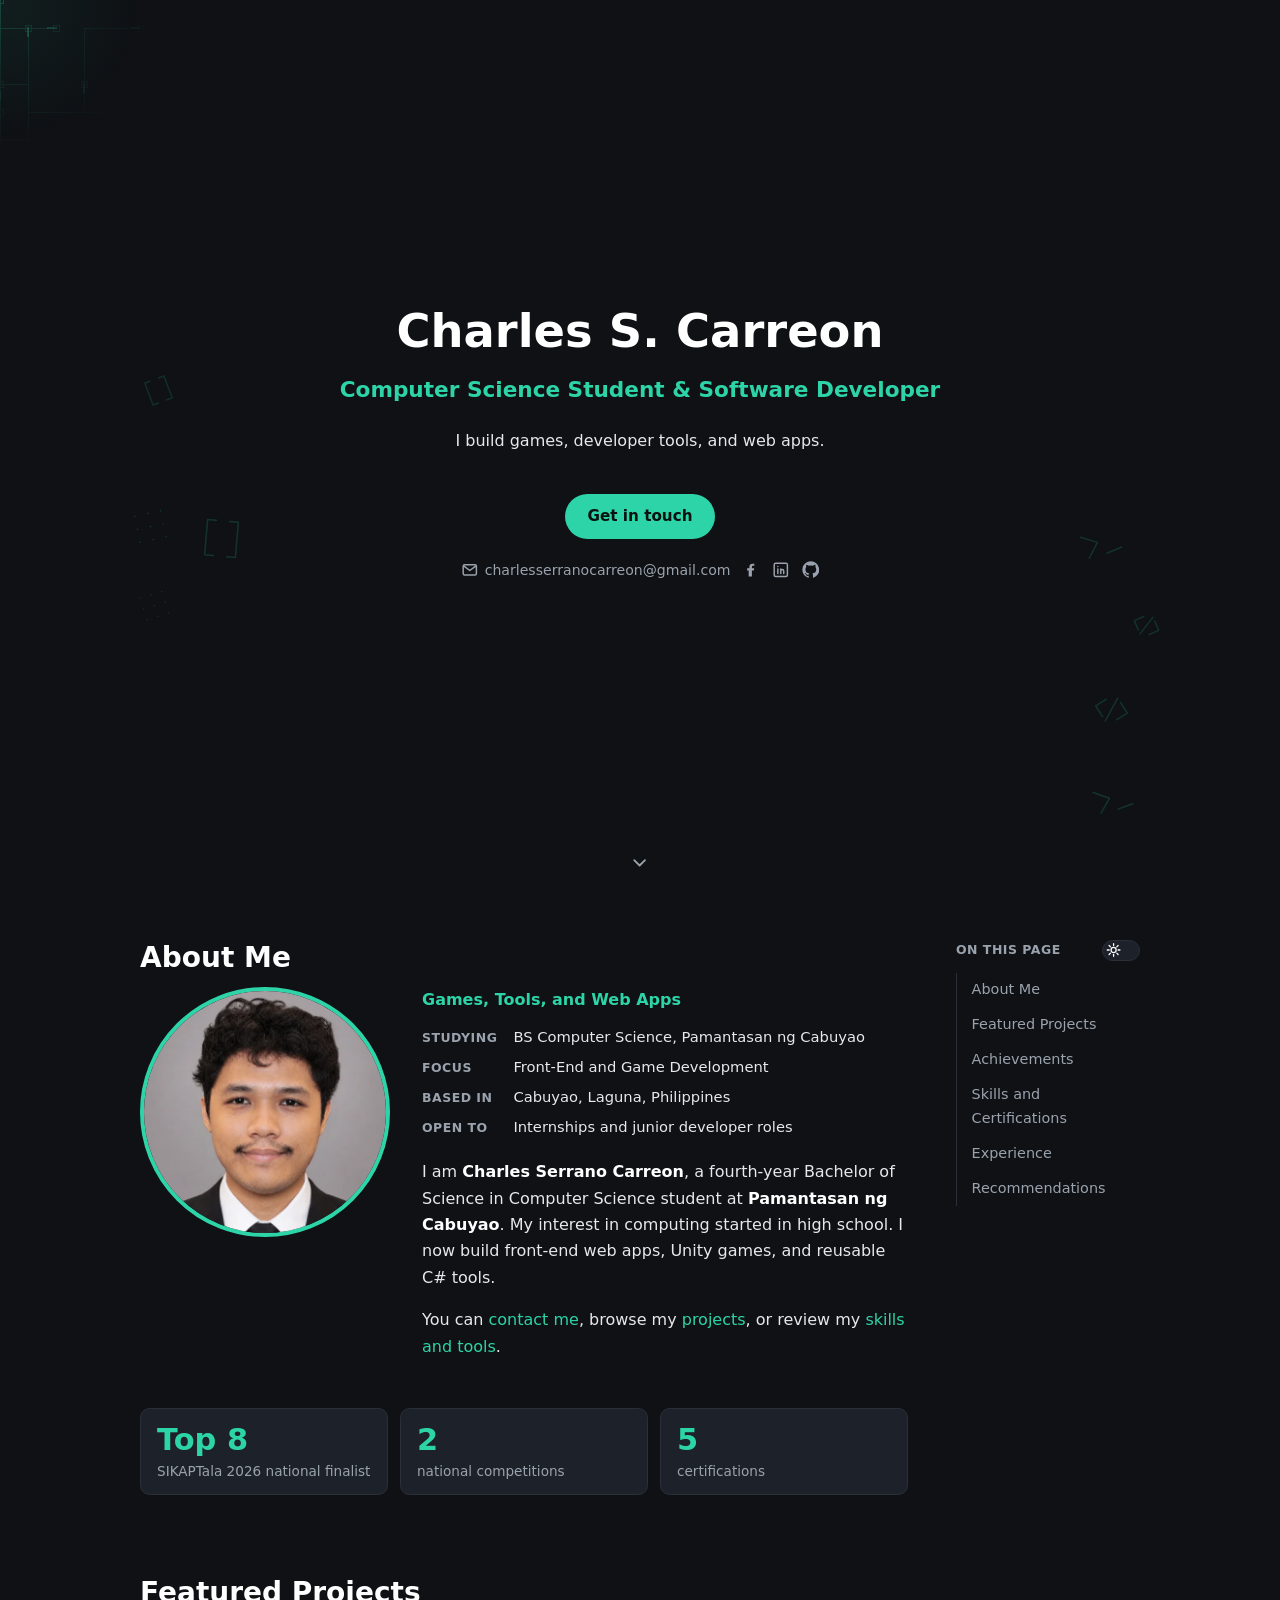
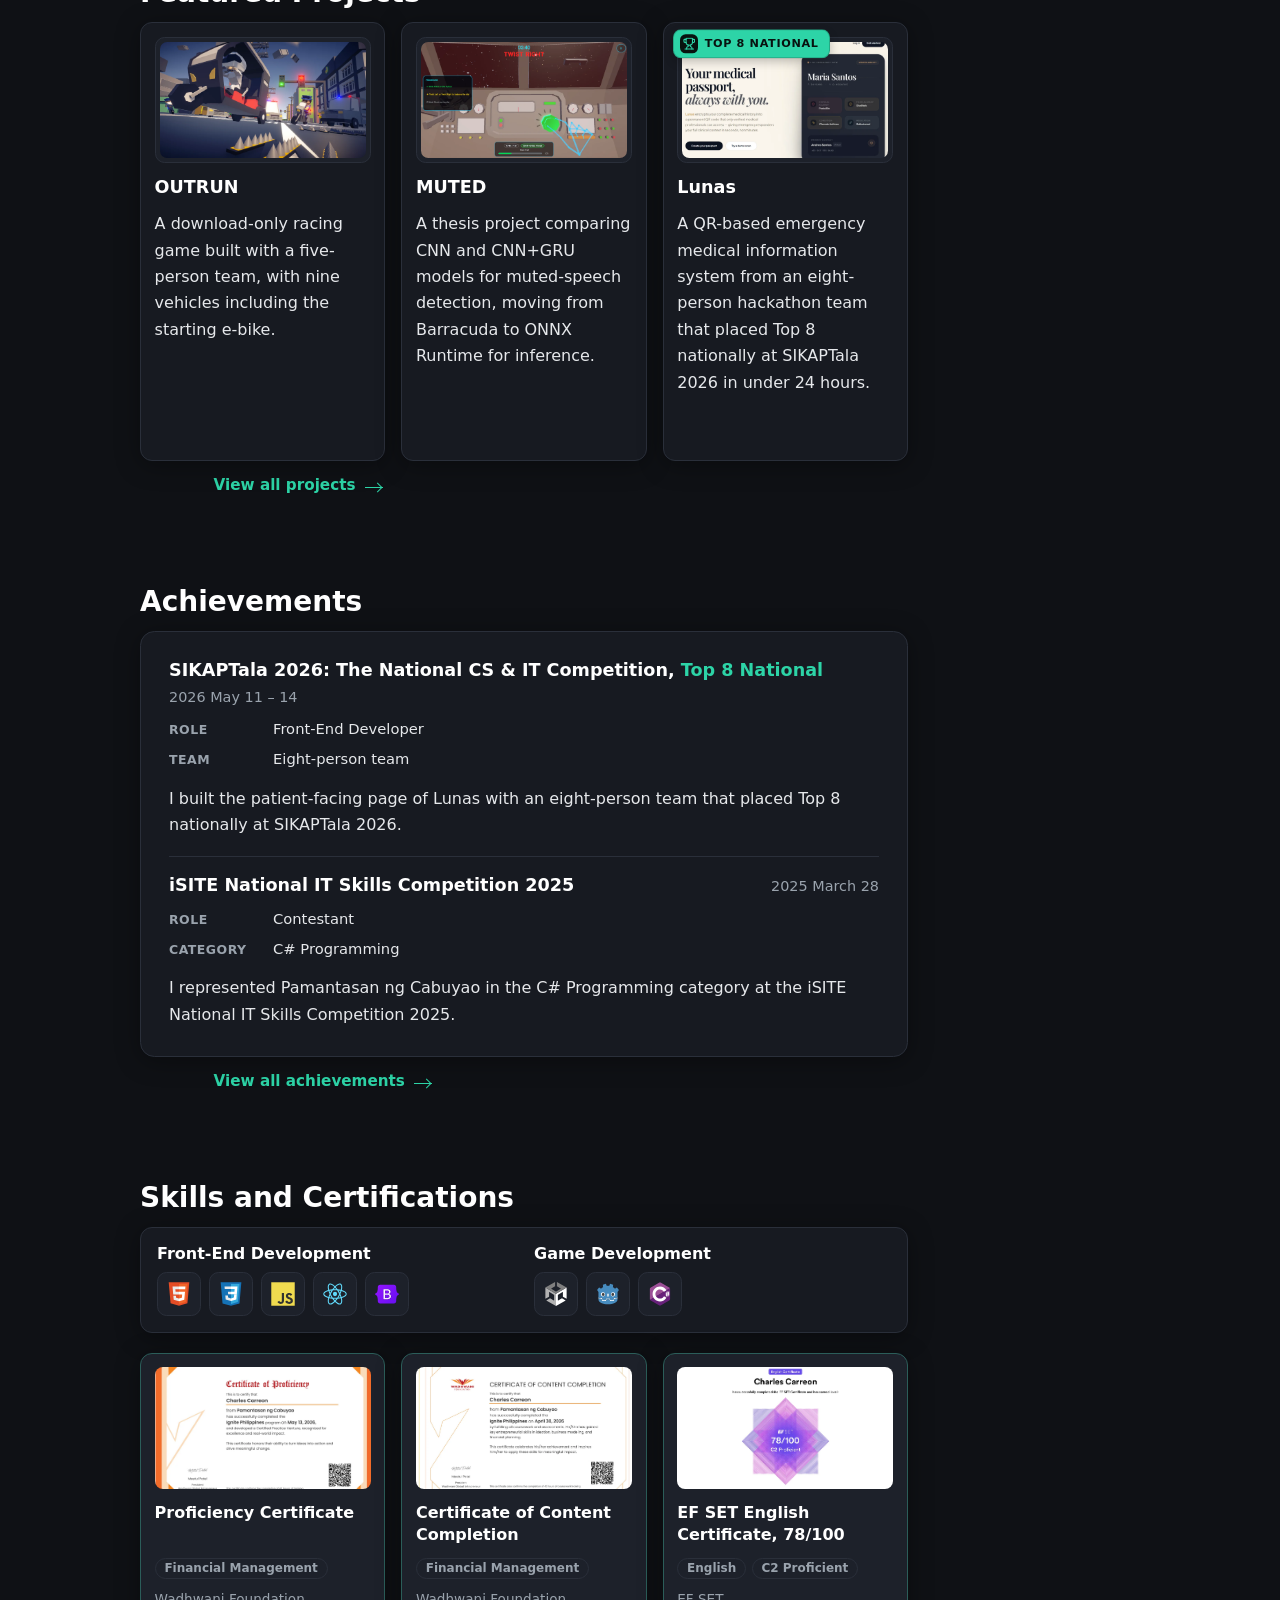
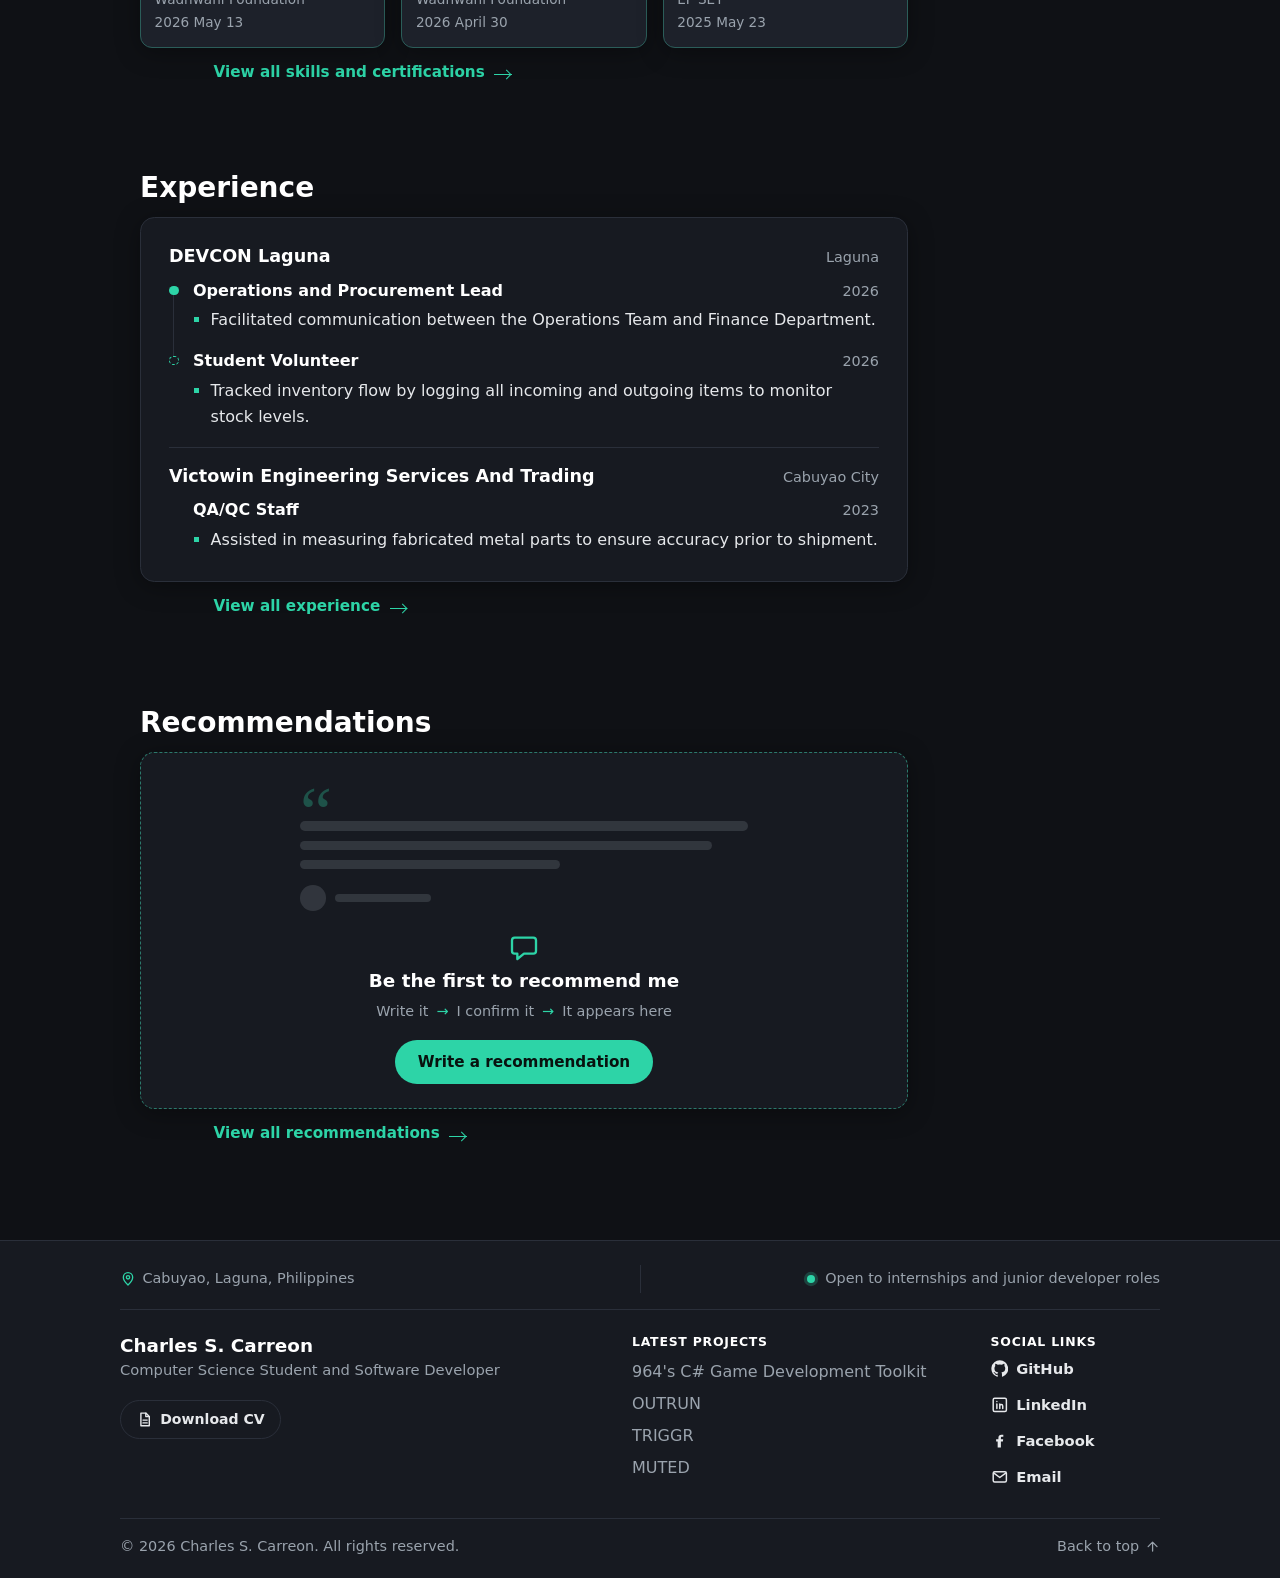
<file: homepage.template.html>
<!DOCTYPE html>
<html lang="en" data-theme="dark" class="no-js home">

<head>
    <meta charset="utf-8">
    <meta name="viewport" content="width=device-width, initial-scale=1">
    <title>Charles S. Carreon | Computer Science Student &amp; Software Developer</title>
    <meta name="description"
        content="Charles Serrano Carreon is a 4th year Bachelor of Science in Computer Science student at Pamantasan ng Cabuyao, Cabuyao, Philippines. Software developer and creator of games and developer tools. Portfolio of projects, achievements, skills, and experience.">
    <meta name="author" content="Charles S. Carreon">
    <meta name="robots" content="index, follow">
    <meta name="theme-color" content="#0f1115">
    <link rel="icon" type="image/png" sizes="32x32" href="favicon-32.png">
    <link rel="icon" type="image/svg+xml" sizes="any" href="favicon.svg">
    <link rel="apple-touch-icon" href="apple-touch-icon.png">
    <link rel="canonical" href="https://charlescarreon.dev/">
    <!-- Apply a saved theme before first paint so light-theme visitors don't
         see a dark flash. Mirrors the storage key in script.js; without JS the
         page keeps the dark default set on the html element above. -->
    <script src="theme-init.js"></script>
    <!-- Tells the stylesheet which way the page transition moves; see transitions.js. -->
    <script src="transitions.js"></script>
    <!-- Color-agnostic no-CSS fallback (only matters when styles.css fails to
         load). No colors or CSS custom properties, so it survives an empty
         stylesheet. Every selector below is redefined by styles.css, which is
         linked right after this, so nothing here leaks into the styled page. -->
    <style>
        main { max-width: 56rem; margin: 0 auto; padding: 0 1rem 1rem; }
        h1, h2, h3 { line-height: 1.25; margin: 1.5rem 0 0.5rem; }
        p { margin: 0.75rem 0; }
        img, iframe { max-width: 100%; }
    </style>
    <link rel="stylesheet" href="styles.css">

    <!-- Open Graph -->
    <meta property="og:type" content="profile">
    <meta property="og:title" content="Charles S. Carreon | Computer Science Student &amp; Software Developer">
    <meta property="og:description"
        content="Portfolio of Charles Serrano Carreon: 4th year BS Computer Science student at Pamantasan ng Cabuyao, Philippines. Projects, achievements, skills, and experience.">
    <meta property="og:url" content="https://charlescarreon.dev/">
    <meta property="og:image" content="https://charlescarreon.dev/images/social-preview.png">
    <meta property="og:image:type" content="image/png">
    <meta property="og:image:width" content="1200">
    <meta property="og:image:height" content="630">
    <meta property="og:image:alt" content="Charles S. Carreon, Computer Science Student and Software Developer, next to the portfolio logo: a teal keyboard key with the letter C.">
    <meta property="og:locale" content="en_PH">
    <meta property="profile:first_name" content="Charles">
    <meta property="profile:last_name" content="Carreon">
    <meta property="profile:username" content="charlesscarreon">

    <!-- Twitter Card -->
    <meta name="twitter:card" content="summary_large_image">
    <meta name="twitter:title" content="Charles S. Carreon | Computer Science Student &amp; Software Developer">
    <meta name="twitter:description"
        content="4th year BS Computer Science student at Pamantasan ng Cabuyao, Philippines. Projects, achievements, skills, and experience.">
    <meta name="twitter:image" content="https://charlescarreon.dev/images/social-preview.png">
    <meta name="twitter:image:alt" content="Charles S. Carreon, Computer Science Student and Software Developer, next to the portfolio logo: a teal keyboard key with the letter C.">

    <!-- Structured data for search engines and AI assistants -->
    <script type="application/ld+json">
    {
        "@context": "https://schema.org",
        "@type": "Person",
        "@id": "https://charlescarreon.dev/#person",
        "name": "Charles Serrano Carreon",
        "givenName": "Charles",
        "familyName": "Carreon",
        "middleName": "Serrano",
        "alternateName": [
            "Charles S. Carreon",
            "Charles Carreon"
        ],
        "url": "https://charlescarreon.dev/",
        "image": "https://charlescarreon.dev/images/charles-portrait.webp",
        "jobTitle": "Computer Science Student",
        "award": [
            "SIKAPTala 2026: The National CS & IT Competition, Top 8 Finalist, Front-End Developer",
            "iSITE National IT Skills Competition 2025, Contestant, C# Programming category"
        ],
        "hasOccupation": [
            {
                "@type": "Occupation",
                "name": "Operations and Procurement Lead",
                "description": "Facilitated communication between the Operations Team and Finance Department.",
                "employmentType": "VOLUNTEER",
                "startDate": "2026",
                "worksFor": {
                    "@type": "Organization",
                    "name": "DEVCON Laguna",
                    "address": {
                        "@type": "PostalAddress",
                        "addressLocality": "Laguna",
                        "addressCountry": "PH"
                    }
                }
            },
            {
                "@type": "Occupation",
                "name": "Student Volunteer",
                "description": "Tracked inventory flow by logging all incoming and outgoing items to monitor stock levels.",
                "employmentType": "VOLUNTEER",
                "startDate": "2026",
                "worksFor": {
                    "@type": "Organization",
                    "name": "DEVCON Laguna",
                    "address": {
                        "@type": "PostalAddress",
                        "addressLocality": "Laguna",
                        "addressCountry": "PH"
                    }
                }
            },
            {
                "@type": "Occupation",
                "name": "QA/QC Staff",
                "description": "Assisted in measuring fabricated metal parts to ensure accuracy prior to shipment.",
                "employmentType": "INTERN",
                "startDate": "2023",
                "worksFor": {
                    "@type": "Organization",
                    "name": "Victowin Engineering Services And Trading",
                    "address": {
                        "@type": "PostalAddress",
                        "addressLocality": "Cabuyao City",
                        "addressCountry": "PH"
                    }
                }
            }
        ],
        "description": "4th year Bachelor of Science in Computer Science student at Pamantasan ng Cabuyao, Philippines. Software developer focused on making games and building developer tools.",
        "email": "mailto:charlesserranocarreon@gmail.com",
        "nationality": "Filipino",
        "address": {
            "@type": "PostalAddress",
            "addressLocality": "Cabuyao",
            "addressRegion": "Laguna",
            "addressCountry": "PH"
        },
        "alumniOf": {
            "@type": "CollegeOrUniversity",
            "name": "Pamantasan ng Cabuyao"
        },
        "knowsAbout": [
            "HTML",
            "CSS",
            "JavaScript",
            "React.js",
            "Bootstrap",
            "PHP",
            "Laravel",
            "MySQL",
            "Java",
            "C#",
            "Python",
            "Unity Engine",
            "Godot Engine",
            "Game Development",
            "Git",
            "GitHub",
            "Command Line Interface",
            "Vercel"
        ],
        "sameAs": [
            "https://www.facebook.com/csharlec/",
            "https://www.linkedin.com/in/charlesscarreon/",
            "https://github.com/charlesscarreon",
            "https://g.dev/CharlesCarreon"
        ]
    }
    </script>
    <script type="application/ld+json">
    {
        "@context": "https://schema.org",
        "@graph": [
            {
                "@type": "WebSite",
                "@id": "https://charlescarreon.dev/#website",
                "url": "https://charlescarreon.dev/",
                "name": "Charles S. Carreon",
                "description": "Portfolio of Charles Serrano Carreon, a Computer Science student and software developer building games, developer tools and web apps.",
                "inLanguage": "en",
                "author": { "@id": "https://charlescarreon.dev/#person" },
                "publisher": { "@id": "https://charlescarreon.dev/#person" }
            },
            {
                "@type": "ProfilePage",
                "@id": "https://charlescarreon.dev/#profilepage",
                "url": "https://charlescarreon.dev/",
                "name": "Charles S. Carreon",
                "inLanguage": "en",
                "isPartOf": { "@id": "https://charlescarreon.dev/#website" },
                "mainEntity": { "@id": "https://charlescarreon.dev/#person" }
            }
        ]
    }
    </script>
</head>

<body>
    <a class="skip-link" href="#main">Skip to main content</a>

    <section class="hero" aria-label="Introduction">
        <div class="hero-decor" aria-hidden="true">
            <svg class="hero-decor__defs" width="0" height="0" focusable="false">
                <symbol id="deco-brackets" viewBox="0 0 24 24"><path d="M9 4H5v16h4 M15 4h4v16h-4"/></symbol>
                <symbol id="deco-code" viewBox="0 0 24 24"><path d="M8 7l-5 5 5 5 M16 7l5 5-5 5 M14 5l-4 14"/></symbol>
                <symbol id="deco-dots" viewBox="0 0 24 24"><path d="M6 6h.01 M12 6h.01 M18 6h.01 M6 12h.01 M12 12h.01 M18 12h.01 M6 18h.01 M12 18h.01 M18 18h.01"/></symbol>
                <symbol id="deco-prompt" viewBox="0 0 24 24"><path d="M5 7l6 5-6 5 M13 18h7"/></symbol>
            </svg>
            <span class="deco deco--1"><svg viewBox="0 0 24 24" focusable="false"><use href="#deco-brackets"/></svg></span>
            <span class="deco deco--2"><svg viewBox="0 0 24 24" focusable="false"><use href="#deco-code"/></svg></span>
            <span class="deco deco--3"><svg viewBox="0 0 24 24" focusable="false"><use href="#deco-dots"/></svg></span>
            <span class="deco deco--4"><svg viewBox="0 0 24 24" focusable="false"><use href="#deco-prompt"/></svg></span>
            <span class="deco deco--5"><svg viewBox="0 0 24 24" focusable="false"><use href="#deco-dots"/></svg></span>
            <span class="deco deco--6"><svg viewBox="0 0 24 24" focusable="false"><use href="#deco-prompt"/></svg></span>
            <span class="deco deco--7"><svg viewBox="0 0 24 24" focusable="false"><use href="#deco-brackets"/></svg></span>
            <span class="deco deco--8"><svg viewBox="0 0 24 24" focusable="false"><use href="#deco-code"/></svg></span>
        </div>
        <h1>Charles S. Carreon</h1>
        <p class="tagline">Computer Science Student &amp; Software Developer</p>
        <p>I build games, developer tools, and web apps.</p>
        <p class="hero-cta">
            <a class="btn btn--lg" data-contact-open
                href="mailto:charlesserranocarreon+portfolio@gmail.com?subject=Portfolio%20Inquiry&amp;body=Hi%20Charles%2C%0D%0A%0D%0A">Get in touch</a>
        </p>
        <p class="contact" aria-label="Contact links">
            <a href="mailto:charlesserranocarreon@gmail.com">
                <svg viewBox="0 0 24 24" aria-hidden="true" focusable="false">
                    <rect x="3" y="5" width="18" height="14" rx="2" fill="none" stroke="currentColor"
                        stroke-width="2"/>
                    <path d="M4 7l8 6 8-6" fill="none" stroke="currentColor" stroke-width="2"
                        stroke-linecap="round" stroke-linejoin="round"/>
                </svg>
                <span>charlesserranocarreon@gmail.com</span>
            </a>
            <a href="https://www.facebook.com/csharlec" target="_blank" rel="noreferrer" aria-label="Facebook">
                <svg viewBox="0 0 24 24" aria-hidden="true" focusable="false">
                    <path fill="currentColor"
                        d="M13.5 21v-8h2.7l.4-3h-3.1V8.1c0-.9.3-1.5 1.6-1.5h1.7V3.9c-.3 0-1.3-.1-2.5-.1-2.5 0-4.2 1.5-4.2 4.3V10H7v3h2.1v8h4.4z"/>
                </svg>
            </a>
            <a href="https://www.linkedin.com/in/charlesscarreon/" target="_blank" rel="noreferrer" aria-label="LinkedIn">
                <svg viewBox="0 0 24 24" aria-hidden="true" focusable="false">
                    <rect x="3" y="3" width="18" height="18" rx="2" fill="none" stroke="currentColor"
                        stroke-width="2"/>
                    <path d="M8 11v6M8 7.5v.01M12 17v-6M12 13.5a2 2 0 0 1 4 0V17" fill="none"
                        stroke="currentColor" stroke-width="2" stroke-linecap="round"/>
                </svg>
            </a>
            <a href="https://github.com/charlesscarreon" target="_blank" rel="noreferrer" aria-label="GitHub">
                <svg viewBox="0 0 24 24" aria-hidden="true" focusable="false">
                    <path fill="currentColor"
                        d="M12 .5a11.5 11.5 0 0 0-3.64 22.41c.58.11.79-.25.79-.56v-2.2c-3.2.7-3.88-1.36-3.88-1.36-.53-1.34-1.29-1.7-1.29-1.7-1.05-.72.08-.7.08-.7 1.16.08 1.77 1.19 1.77 1.19 1.03 1.77 2.7 1.26 3.36.96.1-.75.4-1.26.73-1.55-2.55-.29-5.23-1.28-5.23-5.67 0-1.25.45-2.28 1.19-3.08-.12-.29-.52-1.46.11-3.04 0 0 .97-.31 3.18 1.18a11 11 0 0 1 5.79 0c2.2-1.49 3.17-1.18 3.17-1.18.63 1.58.23 2.75.12 3.04.74.8 1.18 1.83 1.18 3.08 0 4.4-2.69 5.37-5.25 5.66.41.36.78 1.06.78 2.14v3.17c0 .31.21.67.8.56A11.5 11.5 0 0 0 12 .5z"/>
                </svg>
            </a>
        </p>
        <a class="scroll-cue scroll-cue--down" href="#about" aria-label="Scroll to about me">
            <svg viewBox="0 0 24 24" aria-hidden="true" focusable="false">
                <path d="M6 9l6 6 6-6" fill="none" stroke="currentColor" stroke-width="2"
                    stroke-linecap="round" stroke-linejoin="round"/>
            </svg>
        </a>
    </section>

    <main id="main" tabindex="-1">
        <div class="page-grid">
            <div class="page-main">
                <section id="about" class="section">
                    <h2>About Me</h2>
                    <div class="about-card">
                        <figure class="portrait">
                            <img src="images/charles-portrait.webp" alt="Portrait of Charles S. Carreon" width="250"
                                height="250">
                        </figure>
                        <div>
                            <p class="headline">Games, Tools, and Web Apps</p>
                            <dl class="quick-facts">
                                <dt>Studying</dt>
                                <dd>BS Computer Science, Pamantasan ng Cabuyao</dd>
                                <dt>Focus</dt>
                                <dd>Front-End and Game Development</dd>
                                <dt>Based in</dt>
                                <dd>Cabuyao, Laguna, Philippines</dd>
                                <dt>Open to</dt>
                                <dd>Internships and junior developer roles</dd>
                            </dl>
                            <p>
                                I am <strong>Charles Serrano Carreon</strong>, a fourth-year Bachelor of Science in Computer Science student at
                                <strong>Pamantasan ng Cabuyao</strong>. My interest in computing started in high school.
                                I now build front-end web apps, Unity games, and reusable C# tools.
                            </p>
                            <p>
                                You can <a href="mailto:charlesserranocarreon@gmail.com">contact me</a>, browse my
                                <a href="/projects">projects</a>, or review my <a href="/skills">skills and tools</a>.
                            </p>
                        </div>
                        <!-- Each badge links to its evidence. Keep the detail lines and the link
                             targets in step with the real counts when a competition or certificate is added. -->
                        <ol class="stat-row" role="list">
                            <li>
                                <a class="stat-row__link" href="/projects#lunas">
                                    <span class="stat-row__num">Top 8</span>
                                    <span class="stat-row__label">SIKAPTala 2026 national finalist</span>
                                    <span class="stat-row__detail">Placed with Lunas, built by an eight-person team.</span>
                                </a>
                            </li>
                            <li>
                                <a class="stat-row__link" href="/achievements#achievements-hero">
                                    <span class="stat-row__num">2</span>
                                    <span class="stat-row__label">national competitions</span>
                                    <div class="stat-row__detail">
                                        <ul class="stat-row__list">
                                            <li class="stat-row__item">SIKAPTala 2026</li>
                                            <li class="stat-row__item">iSITE National IT Skills Competition 2025</li>
                                        </ul>
                                    </div>
                                </a>
                            </li>
                            <li>
                                <a class="stat-row__link" href="/skills#certifications">
                                    <span class="stat-row__num">5</span>
                                    <span class="stat-row__label">certifications</span>
                                    <div class="stat-row__detail">
                                        <ul class="stat-row__list">
                                            <li class="stat-row__item">Proficiency Certificate</li>
                                            <li class="stat-row__item">Certificate of Content Completion</li>
                                            <li class="stat-row__item">EF SET English Certificate (78/100)</li>
                                            <li class="stat-row__item">Principles of Web Development</li>
                                            <li class="stat-row__item">Programming for Beginners Using Python</li>
                                        </ul>
                                    </div>
                                </a>
                            </li>
                        </ol>
                    </div>
                </section>

                <section id="featured" class="section">
                    <h2>Featured Projects</h2>
                    <div class="featured-grid">
                        <article class="card featured-card">
                            <div class="project-thumb-wrap">
                                <img class="project-thumb" src="images/projects/outrun/outrun-key-art.webp" width="1200" height="675"
                                    alt="OUTRUN official artwork" loading="lazy" decoding="async">
                            </div>
                            <div class="tech-tiles" aria-hidden="true">
                                <span class="tech-tile tech-tile--unity" data-name="Unity"></span>
                                <span class="tech-tile tech-tile--csharp" data-name="C#"></span>
                            </div>
                            <h3>OUTRUN</h3>
                            <p>A download-only racing game built with a five-person team, with nine vehicles including the starting e-bike.</p>
                            <p class="featured-card__more"><a href="/projects#outrun-detail">More about OUTRUN</a></p>
                        </article>
                        <article class="card featured-card">
                            <div class="project-thumb-wrap">
                                <img class="project-thumb" src="images/projects/muted/muted-gameplay.webp" width="1200" height="667"
                                    alt="MUTED gameplay." loading="lazy" decoding="async">
                            </div>
                            <div class="tech-tiles" aria-hidden="true">
                                <span class="tech-tile tech-tile--unity" data-name="Unity"></span>
                                <span class="tech-tile tech-tile--csharp" data-name="C#"></span>
                                <span class="tech-tile tech-tile--python" data-name="Python"></span>
                                <span class="tech-tile tech-tile--onnx" data-name="ONNX"></span>
                            </div>
                            <h3>MUTED</h3>
                            <p>A thesis project comparing CNN and CNN+GRU models for muted-speech detection, moving from Barracuda to ONNX Runtime for inference.</p>
                            <p class="featured-card__more"><a href="/projects#muted-detail">More about MUTED</a></p>
                        </article>
                        <article class="card featured-card">
                            <div class="project-thumb-wrap">
                                <img class="project-thumb" src="images/projects/lunas/lunas-homepage.webp" width="1200" height="729"
                                    alt="The Lunas homepage." loading="lazy" decoding="async">
                                <p class="project-badge">
                                    <svg xmlns="http://www.w3.org/2000/svg" width="24" height="24" viewBox="0 0 24 24" fill="none"
                                        stroke="currentColor" stroke-width="2" stroke-linecap="round" stroke-linejoin="round"
                                        class="project-badge__icon" aria-hidden="true" focusable="false">
                                        <path d="M10 14.66V17a1 1 0 0 1-1 1 2 2 0 0 0-2 2v2"></path>
                                        <path d="M14 14.66V17a1 1 0 0 0 1 1 2 2 0 0 1 2 2v2"></path>
                                        <path d="M17.916 10H19.5A2.5 2.5 0 0 0 22 7.5V5a1 1 0 0 0-1-1h-3"></path>
                                        <path d="M4 22h16"></path>
                                        <path d="M6 9a6 6 0 0 0 12 0V3a1 1 0 0 0-1-1H7a1 1 0 0 0-1 1z"></path>
                                        <path d="M6.084 10H4.5A2.5 2.5 0 0 1 2 7.5V5a1 1 0 0 1 1-1h3"></path>
                                    </svg>
                                    <span>Top 8 National</span>
                                </p>
                            </div>
                            <div class="tech-tiles" aria-hidden="true">
                                <span class="tech-tile tech-tile--nextjs" data-name="Next.js"></span>
                                <span class="tech-tile tech-tile--tailwindcss" data-name="Tailwind CSS"></span>
                                <span class="tech-tile tech-tile--typescript" data-name="TypeScript"></span>
                            </div>
                            <h3>Lunas</h3>
                            <p>A QR-based emergency medical information system from an eight-person hackathon team that placed Top 8 nationally at SIKAPTala 2026 in under 24 hours.</p>
                            <p class="featured-card__more"><a href="/projects#lunas-detail">More about Lunas</a></p>
                        </article>
                    </div>
                    <p class="featured-more"><a class="view-all" href="/projects#projects-hero"><span class="view-all__text">View all projects</span><span class="view-all__head" aria-hidden="true"></span></a></p>
                </section>

                <section id="achievements" class="section">
                    <h2>Achievements</h2>
                    <div class="card achievements-card">
                        <a class="achievements-card__link" href="/achievements#achievements-hero" tabindex="-1" aria-hidden="true"></a>
                        <ol class="entry-list">
                            <li>
                                <div class="entry-head">
                                    <h3>SIKAPTala 2026: The National CS &amp; IT Competition, <span class="entry-place">Top 8 National</span></h3>
                                    <time datetime="2026-05-11">2026 May 11 – 14</time>
                                </div>
                                <dl class="quick-facts">
                                    <dt>Role</dt>
                                    <dd>Front-End Developer</dd>
                                    <dt>Team</dt>
                                    <dd>Eight-person team</dd>
                                </dl>
                                <p>
                                    I built the patient-facing page of Lunas with an eight-person team that placed Top 8
                                    nationally at SIKAPTala 2026.
                                </p>
                                <div class="tech-tiles" aria-hidden="true">
                                    <span class="tech-tile tech-tile--nextjs" data-name="Next.js"></span>
                                    <span class="tech-tile tech-tile--tailwindcss" data-name="Tailwind CSS"></span>
                                    <span class="tech-tile tech-tile--typescript" data-name="TypeScript"></span>
                                </div>
                            </li>
                            <li>
                                <div class="entry-head">
                                    <h3>iSITE National IT Skills Competition 2025</h3>
                                    <time datetime="2025-03-28">2025 March 28</time>
                                </div>
                                <dl class="quick-facts">
                                    <dt>Role</dt>
                                    <dd>Contestant</dd>
                                    <dt>Category</dt>
                                    <dd>C# Programming</dd>
                                </dl>
                                <p>
                                    I represented Pamantasan ng Cabuyao in the C# Programming category at the iSITE
                                    National IT Skills Competition 2025.
                                </p>
                                <div class="tech-tiles" aria-hidden="true">
                                    <span class="tech-tile tech-tile--csharp" data-name="C#"></span>
                                </div>
                            </li>
                        </ol>
                    </div>
                    <p class="featured-more"><a class="view-all" href="/achievements#achievements-hero"><span class="view-all__text">View all achievements</span><span class="view-all__head" aria-hidden="true"></span></a></p>
                </section>

                <section id="skills" class="section">
                    <h2>Skills and Certifications</h2>
                    <div class="card summary-card skills-card">
                        <div class="skills-summary">
                            <div class="skills-summary__group">
                                <h3>Front-End Development</h3>
                                <ul class="skill-list">
                                    <li class="skill-chip skill-chip--html5"><span class="skill-box"><span class="skill-text"><span class="skill-name">HTML</span><span class="skill-meta"><span class="skill-dots skill-dots--proficient" aria-hidden="true"><i></i><i></i><i></i></span><span class="skill-level skill-level--proficient">Proficient</span></span></span></span></li>
                                    <li class="skill-chip skill-chip--css3"><span class="skill-box"><span class="skill-text"><span class="skill-name">CSS</span><span class="skill-meta"><span class="skill-dots skill-dots--proficient" aria-hidden="true"><i></i><i></i><i></i></span><span class="skill-level skill-level--proficient">Proficient</span></span></span></span></li>
                                    <li class="skill-chip skill-chip--javascript"><span class="skill-box"><span class="skill-text"><span class="skill-name">JavaScript</span><span class="skill-meta"><span class="skill-dots skill-dots--proficient" aria-hidden="true"><i></i><i></i><i></i></span><span class="skill-level skill-level--proficient">Proficient</span></span></span></span></li>
                                    <li class="skill-chip skill-chip--react"><span class="skill-box"><span class="skill-text"><span class="skill-name">React.js</span><span class="skill-meta"><span class="skill-dots skill-dots--familiar" aria-hidden="true"><i></i><i></i><i></i></span><span class="skill-level skill-level--familiar">Familiar</span></span></span></span></li>
                                    <li class="skill-chip skill-chip--bootstrap"><span class="skill-box"><span class="skill-text"><span class="skill-name">Bootstrap</span><span class="skill-meta"><span class="skill-dots skill-dots--familiar" aria-hidden="true"><i></i><i></i><i></i></span><span class="skill-level skill-level--familiar">Familiar</span></span></span></span></li>
                                </ul>
                            </div>
                            <div class="skills-summary__group">
                                <h3>Game Development</h3>
                                <ul class="skill-list">
                                    <li class="skill-chip skill-chip--unity"><span class="skill-box"><span class="skill-text"><span class="skill-name">Unity Engine</span><span class="skill-meta"><span class="skill-dots skill-dots--proficient" aria-hidden="true"><i></i><i></i><i></i></span><span class="skill-level skill-level--proficient">Proficient</span></span></span></span></li>
                                    <li class="skill-chip skill-chip--godot"><span class="skill-box"><span class="skill-text"><span class="skill-name">Godot Engine</span><span class="skill-meta"><span class="skill-dots skill-dots--familiar" aria-hidden="true"><i></i><i></i><i></i></span><span class="skill-level skill-level--familiar">Familiar</span></span></span></span></li>
                                    <li class="skill-chip skill-chip--csharp"><span class="skill-box"><span class="skill-text"><span class="skill-name">C# Game Scripting</span><span class="skill-meta"><span class="skill-dots skill-dots--proficient" aria-hidden="true"><i></i><i></i><i></i></span><span class="skill-level skill-level--proficient">Proficient</span></span></span></span></li>
                                </ul>
                            </div>
                        </div>
                    </div>
                    <div class="cert-grid cert-grid--home">
                        <article class="card cert-card">
                            <div class="cert-thumb-wrap">
                                <img class="cert-thumb" src="images/certificates/cert-wadhwani-proficiency.webp" width="1088" height="762"
                                    alt="Preview of the Proficiency Certificate" loading="lazy" decoding="async">
                            </div>
                            <h3>Proficiency Certificate</h3>
                            <div class="cert-card__footer">
                                <div class="cert-tags">
                                    <span class="cert-tag">Financial Management</span>
                                </div>
                                <p class="cert-issuer"><span>Wadhwani Foundation</span> <span>2026 May 13</span></p>
                                <p class="cert-more"><a href="https://web.certificate.wfglobal.org/en/certificate?certificateId=6a04850b8b44bd81aa7138a6"
                                    target="_blank" rel="noreferrer">View certificate<span class="visually-hidden">: Proficiency Certificate</span></a></p>
                            </div>
                        </article>
                        <article class="card cert-card">
                            <div class="cert-thumb-wrap">
                                <img class="cert-thumb" src="images/certificates/cert-wadhwani-content_completion.webp" width="1097" height="775"
                                    alt="Preview of the Certificate of Content Completion" loading="lazy" decoding="async">
                            </div>
                            <h3>Certificate of Content Completion</h3>
                            <div class="cert-card__footer">
                                <div class="cert-tags">
                                    <span class="cert-tag">Financial Management</span>
                                </div>
                                <p class="cert-issuer"><span>Wadhwani Foundation</span> <span>2026 April 30</span></p>
                                <p class="cert-more"><a href="https://web.certificate.wfglobal.org/en/certificate?certificateId=69f36a6cb36cdf49a0e65cd6"
                                    target="_blank" rel="noreferrer">View certificate<span class="visually-hidden">: Certificate of Content Completion</span></a></p>
                            </div>
                        </article>
                        <article class="card cert-card">
                            <div class="cert-thumb-wrap">
                                <img class="cert-thumb" src="images/certificates/cert-efset-2025.webp" width="982" height="675"
                                    alt="Preview of the EF SET English Certificate" loading="lazy" decoding="async">
                            </div>
                            <h3>EF SET English Certificate, 78/100</h3>
                            <div class="cert-card__footer">
                                <div class="cert-tags">
                                    <span class="cert-tag">English</span>
                                    <span class="cert-tag">C2 Proficient</span>
                                </div>
                                <p class="cert-issuer"><span>EF SET</span> <span>2025 May 23</span></p>
                                <p class="cert-more"><a href="https://cert.efset.org/r9hm2w" target="_blank"
                                    rel="noreferrer">View certificate<span class="visually-hidden">: EF SET English Certificate, 78/100</span></a></p>
                            </div>
                        </article>
                    </div>
                    <p class="featured-more"><a class="view-all" href="/skills"><span class="view-all__text">View all skills and certifications</span><span class="view-all__head" aria-hidden="true"></span></a></p>
                </section>

                <section id="experience" class="section">
                    <h2>Experience</h2>
                    <div class="card experience-card">
                        <ol class="entry-list">
                            <li>
                                <div class="org-head">
                                    <h3>DEVCON Laguna</h3>
                                    <span class="location">Laguna</span>
                                </div>
                                <ol class="roles">
                                    <li class="role">
                                        <div class="role__head">
                                            <h4>Operations and Procurement Lead</h4>
                                            <time datetime="2026">2026</time>
                                        </div>
                                        <ul class="role__list">
                                            <li>Facilitated communication between the Operations Team and Finance Department.</li>
                                        </ul>
                                    </li>
                                    <li class="role">
                                        <div class="role__head">
                                            <h4>Student Volunteer</h4>
                                            <time datetime="2026">2026</time>
                                        </div>
                                        <ul class="role__list">
                                            <li>Tracked inventory flow by logging all incoming and outgoing items to monitor stock levels.</li>
                                        </ul>
                                    </li>
                                </ol>
                            </li>
                            <li>
                                <div class="org-head">
                                    <h3>Victowin Engineering Services And Trading</h3>
                                    <span class="location">Cabuyao City</span>
                                </div>
                                <ol class="roles">
                                    <li class="role role--plain">
                                        <div class="role__head">
                                            <h4>QA/QC Staff</h4>
                                            <time datetime="2023">2023</time>
                                        </div>
                                        <ul class="role__list">
                                            <li>Assisted in measuring fabricated metal parts to ensure accuracy prior to shipment.</li>
                                        </ul>
                                    </li>
                                </ol>
                            </li>
                        </ol>
                    </div>
                    <p class="featured-more"><a class="view-all" href="/experience#experience-hero"><span class="view-all__text">View all experience</span><span class="view-all__head" aria-hidden="true"></span></a></p>
                </section>

                <section id="recommendations" class="section">
                    <h2>Recommendations</h2>
                    <!-- recommendations:home -->
                    <div class="card recs-ghost">
                        <div class="recs-ghost__preview" aria-hidden="true">
                            <span class="recs-ghost__mark">&ldquo;</span>
                            <span class="recs-ghost__line"></span>
                            <span class="recs-ghost__line"></span>
                            <span class="recs-ghost__line"></span>
                            <span class="recs-ghost__author"><span class="recs-ghost__avatar"></span><span class="recs-ghost__name"></span></span>
                        </div>
                        <div class="recs-ghost__invite">
                            <svg class="recs-ghost__icon" viewBox="0 0 24 24" aria-hidden="true" focusable="false">
                                <path d="M5 5h14a2 2 0 0 1 2 2v8a2 2 0 0 1-2 2h-7l-5 4v-4H5a2 2 0 0 1-2-2V7a2 2 0 0 1 2-2z"
                                    fill="none" stroke="currentColor" stroke-width="1.75" stroke-linejoin="round"/>
                            </svg>
                            <h3 class="recs-ghost__title">Be the first to recommend me</h3>
                            <ol class="recs-steps">
                                <li>Write it</li>
                                <li>I confirm it</li>
                                <li>It appears here</li>
                            </ol>
                            <p><a class="btn btn--lg" href="/recommendations#write">Write a recommendation</a></p>
                        </div>
                    </div>
                    <p class="featured-more"><a class="view-all" href="/recommendations"><span class="view-all__text">View all recommendations</span><span class="view-all__head" aria-hidden="true"></span></a></p>
                    <!-- /recommendations:home -->
                </section>
            </div>

            <nav class="toc" aria-label="Sections">
                <div class="toc-head">
                    <p class="toc__title">On this page</p>
                    <button type="button" class="theme-switch" data-theme-toggle
                        aria-label="Switch between dark and light theme">
                        <svg class="theme-icon theme-icon--sun" viewBox="0 0 24 24" aria-hidden="true" focusable="false">
                            <circle cx="12" cy="12" r="4" fill="none" stroke="currentColor" stroke-width="2"/>
                            <g stroke="currentColor" stroke-width="2" stroke-linecap="round">
                                <line x1="12" y1="2" x2="12" y2="5"/>
                                <line x1="12" y1="19" x2="12" y2="22"/>
                                <line x1="2" y1="12" x2="5" y2="12"/>
                                <line x1="19" y1="12" x2="22" y2="12"/>
                                <line x1="4.9" y1="4.9" x2="7" y2="7"/>
                                <line x1="17" y1="17" x2="19.1" y2="19.1"/>
                                <line x1="4.9" y1="19.1" x2="7" y2="17"/>
                                <line x1="17" y1="7" x2="19.1" y2="4.9"/>
                            </g>
                        </svg>
                        <svg class="theme-icon theme-icon--moon" viewBox="0 0 24 24" aria-hidden="true" focusable="false">
                            <path fill="none" stroke="currentColor" stroke-width="2" stroke-linecap="round" stroke-linejoin="round"
                                d="M21 12.8A9 9 0 1 1 11.2 3a7 7 0 0 0 9.8 9.8z"/>
                        </svg>
                        <span class="visually-hidden">Switch themes</span>
                    </button>
                </div>
                <ul>
                    <li><a href="#about">About Me</a></li>
                    <li><a href="#featured">Featured Projects</a></li>
                    <li><a href="#achievements">Achievements</a></li>
                    <li><a href="#skills">Skills and Certifications</a></li>
                    <li><a href="#experience">Experience</a></li>
                    <li><a href="#recommendations">Recommendations</a></li>
                </ul>
            </nav>
        </div>
    </main>

    <footer class="site-footer">
        <h2 class="visually-hidden">Contact</h2>
        <div class="site-footer__inner">
            <div class="footer-strip">
                <p class="footer-location"><a class="footer-location__link" href="https://www.google.com/maps/search/?api=1&amp;query=Cabuyao%2C+Laguna%2C+Philippines" target="_blank" rel="noreferrer"><svg viewBox="0 0 24 24" aria-hidden="true" focusable="false"><path d="M12 21s-7-6.2-7-11.5A7 7 0 0 1 19 9.5C19 14.8 12 21 12 21z" fill="none" stroke="currentColor" stroke-width="2" stroke-linejoin="round"/><circle cx="12" cy="9.5" r="2.5" fill="none" stroke="currentColor" stroke-width="2"/></svg>Cabuyao, Laguna, Philippines<span class="visually-hidden"> on Google Maps (opens in a new tab)</span></a></p>
                <p class="footer-status"><span class="footer-status__dot" aria-hidden="true"></span>Open to internships and junior developer roles</p>
            </div>
            <div class="footer-main">
                <div class="footer-id">
                    <p class="footer-name">Charles S. Carreon</p>
                    <p class="footer-tagline">Computer Science Student and Software Developer</p>
                    <p class="footer-cv">
                        <a class="footer-cv__link" href="/carreon-charles-cv.pdf" target="_blank" rel="noreferrer" aria-label="Download CV (PDF, opens in a new tab)">
                            <svg viewBox="0 0 24 24" aria-hidden="true" focusable="false">
                                <path d="M7 3h7l5 5v13H7z" fill="none" stroke="currentColor" stroke-width="2" stroke-linejoin="round"/>
                                <path d="M14 3v5h5M10 13h6M10 17h6" fill="none" stroke="currentColor" stroke-width="2" stroke-linecap="round" stroke-linejoin="round"/>
                            </svg>
                            <span>Download CV</span>
                        </a>
                    </p>
                </div>
                <nav class="footer-projects" aria-label="Latest projects">
                    <h3>Latest projects</h3>
                    <ul>
                        <li><a href="/projects#toolkit-detail">964's C# Game Development Toolkit</a></li>
                        <li><a href="/projects#outrun-detail">OUTRUN</a></li>
                        <li><a href="/projects#triggr-detail">TRIGGR</a></li>
                        <li><a href="/projects#muted-detail">MUTED</a></li>
                    </ul>
                </nav>
                <address class="footer-socials">
                    <h3>Social links</h3>
                        <ul class="footer-social">
                        <li>
                            <a class="footer-social__link" href="https://github.com/charlesscarreon" target="_blank" rel="noreferrer" data-handle="charlesscarreon" aria-label="GitHub: charlesscarreon">
                                <svg viewBox="0 0 24 24" aria-hidden="true" focusable="false"> <path fill="currentColor" d="M12 .5a11.5 11.5 0 0 0-3.64 22.41c.58.11.79-.25.79-.56v-2.2c-3.2.7-3.88-1.36-3.88-1.36-.53-1.34-1.29-1.7-1.29-1.7-1.05-.72.08-.7.08-.7 1.16.08 1.77 1.19 1.77 1.19 1.03 1.77 2.7 1.26 3.36.96.1-.75.4-1.26.73-1.55-2.55-.29-5.23-1.28-5.23-5.67 0-1.25.45-2.28 1.19-3.08-.12-.29-.52-1.46.11-3.04 0 0 .97-.31 3.18 1.18a11 11 0 0 1 5.79 0c2.2-1.49 3.17-1.18 3.17-1.18.63 1.58.23 2.75.12 3.04.74.8 1.18 1.83 1.18 3.08 0 4.4-2.69 5.37-5.25 5.66.41.36.78 1.06.78 2.14v3.17c0 .31.21.67.8.56A11.5 11.5 0 0 0 12 .5z"/> </svg>
                                <span class="footer-social__site">GitHub</span>
                            </a>
                        </li>
                        <li>
                            <a class="footer-social__link" href="https://www.linkedin.com/in/charlesscarreon/" target="_blank" rel="noreferrer" data-handle="charlesscarreon" aria-label="LinkedIn: charlesscarreon">
                                <svg viewBox="0 0 24 24" aria-hidden="true" focusable="false"> <rect x="3" y="3" width="18" height="18" rx="2" fill="none" stroke="currentColor" stroke-width="2"/> <path d="M8 11v6M8 7.5v.01M12 17v-6M12 13.5a2 2 0 0 1 4 0V17" fill="none" stroke="currentColor" stroke-width="2" stroke-linecap="round"/> </svg>
                                <span class="footer-social__site">LinkedIn</span>
                            </a>
                        </li>
                        <li>
                            <a class="footer-social__link" href="https://www.facebook.com/csharlec" target="_blank" rel="noreferrer" data-handle="csharlec" aria-label="Facebook: csharlec">
                                <svg viewBox="0 0 24 24" aria-hidden="true" focusable="false"> <path fill="currentColor" d="M13.5 21v-8h2.7l.4-3h-3.1V8.1c0-.9.3-1.5 1.6-1.5h1.7V3.9c-.3 0-1.3-.1-2.5-.1-2.5 0-4.2 1.5-4.2 4.3V10H7v3h2.1v8h4.4z"/> </svg>
                                <span class="footer-social__site">Facebook</span>
                            </a>
                        </li>
                        <li>
                            <a class="footer-social__link" href="mailto:charlesserranocarreon@gmail.com" data-handle="charlesserranocarreon@gmail.com" aria-label="Email: charlesserranocarreon@gmail.com">
                                <svg viewBox="0 0 24 24" aria-hidden="true" focusable="false"> <rect x="3" y="5" width="18" height="14" rx="2" fill="none" stroke="currentColor" stroke-width="2"/> <path d="M4 7l8 6 8-6" fill="none" stroke="currentColor" stroke-width="2" stroke-linecap="round" stroke-linejoin="round"/> </svg>
                                <span class="footer-social__site">Email</span>
                            </a>
                        </li>
                        </ul>
                </address>
            </div>
            <div class="footer-bottom">
                <p>&copy; 2026 Charles S. Carreon. All rights reserved.</p>
                <a class="footer-top" href="#">Back to top<svg viewBox="0 0 24 24" aria-hidden="true" focusable="false"><path d="M12 19V5M5 12l7-7 7 7" fill="none" stroke="currentColor" stroke-width="2" stroke-linecap="round" stroke-linejoin="round"/></svg></a>
            </div>
        </div>
    </footer>

    <dialog class="contact-dialog" id="contact-dialog" aria-labelledby="contact-dialog-title"
        aria-describedby="contact-dialog-intro">
        <div class="contact-dialog__body">
            <div class="project-dialog-head contact-dialog__head">
                <div class="contact-dialog__heading">
                    <span class="contact-dialog__icon" aria-hidden="true">
                        <svg viewBox="0 0 24 24" focusable="false">
                            <rect x="3" y="5" width="18" height="14" rx="2" fill="none" stroke="currentColor"
                                stroke-width="1.75"/>
                            <path d="M4 7l8 6 8-6" fill="none" stroke="currentColor" stroke-width="1.75"
                                stroke-linecap="round" stroke-linejoin="round"/>
                        </svg>
                    </span>
                    <div>
                        <h3 id="contact-dialog-title">I&rsquo;d love to hear from you</h3>
                        <p class="contact-dialog__intro" id="contact-dialog-intro">Write your message below. It opens
                            in your email app, ready to send.</p>
                    </div>
                </div>
                <button type="button" class="project-dialog-close" data-contact-close>Close</button>
            </div>
            <div class="contact-dialog__form">
                <div class="contact-dialog__field">
                    <span class="contact-dialog__label">To</span>
                    <p class="contact-dialog__value contact-dialog__to" id="contact-dialog-to">
                        <span>charlesserranocarreon+portfolio@gmail.com</span>
                        <button type="button" class="copy-btn" data-copy="charlesserranocarreon+portfolio@gmail.com" aria-label="Copy email address">
                            <svg class="copy-btn__icon copy-btn__icon--copy" viewBox="0 0 24 24" aria-hidden="true" focusable="false">
                                <rect x="9" y="9" width="11" height="11" rx="2" fill="none" stroke="currentColor" stroke-width="2"/>
                                <path d="M5 15V6a2 2 0 0 1 2-2h9" fill="none" stroke="currentColor" stroke-width="2" stroke-linecap="round"/>
                            </svg>
                            <svg class="copy-btn__icon copy-btn__icon--done" viewBox="0 0 24 24" aria-hidden="true" focusable="false">
                                <path d="M5 12.5l4.5 4.5L19 7.5" fill="none" stroke="currentColor" stroke-width="2" stroke-linecap="round" stroke-linejoin="round"/>
                            </svg>
                        </button>
                    </p>
                </div>
                <div class="contact-dialog__field">
                    <label class="contact-dialog__label" for="contact-subject">Subject</label>
                    <input class="contact-dialog__input" id="contact-subject" type="text" value="Portfolio Inquiry" readonly>
                </div>
                <div class="contact-dialog__field">
                    <label class="contact-dialog__label" for="contact-message">Message</label>
                    <textarea class="contact-dialog__textarea" id="contact-message" rows="4">Hi Charles,&#32;</textarea>
                </div>
            </div>
            <p class="contact-dialog__actions">
                <button type="button" class="btn btn--lg" data-contact-send>
                    <span class="btn__icon" aria-hidden="true">
                        <svg viewBox="0 0 24 24" focusable="false">
                            <rect x="3" y="5" width="18" height="14" rx="2" fill="none" stroke="currentColor"
                                stroke-width="2"/>
                            <path d="M4 7l8 6 8-6" fill="none" stroke="currentColor" stroke-width="2"
                                stroke-linecap="round" stroke-linejoin="round"/>
                        </svg>
                    </span>
                    <span class="btn__label">Open email app</span>
                </button>
            </p>
        </div>
    </dialog>

    <script src="script.js" defer></script>
</body>

</html>
</file>
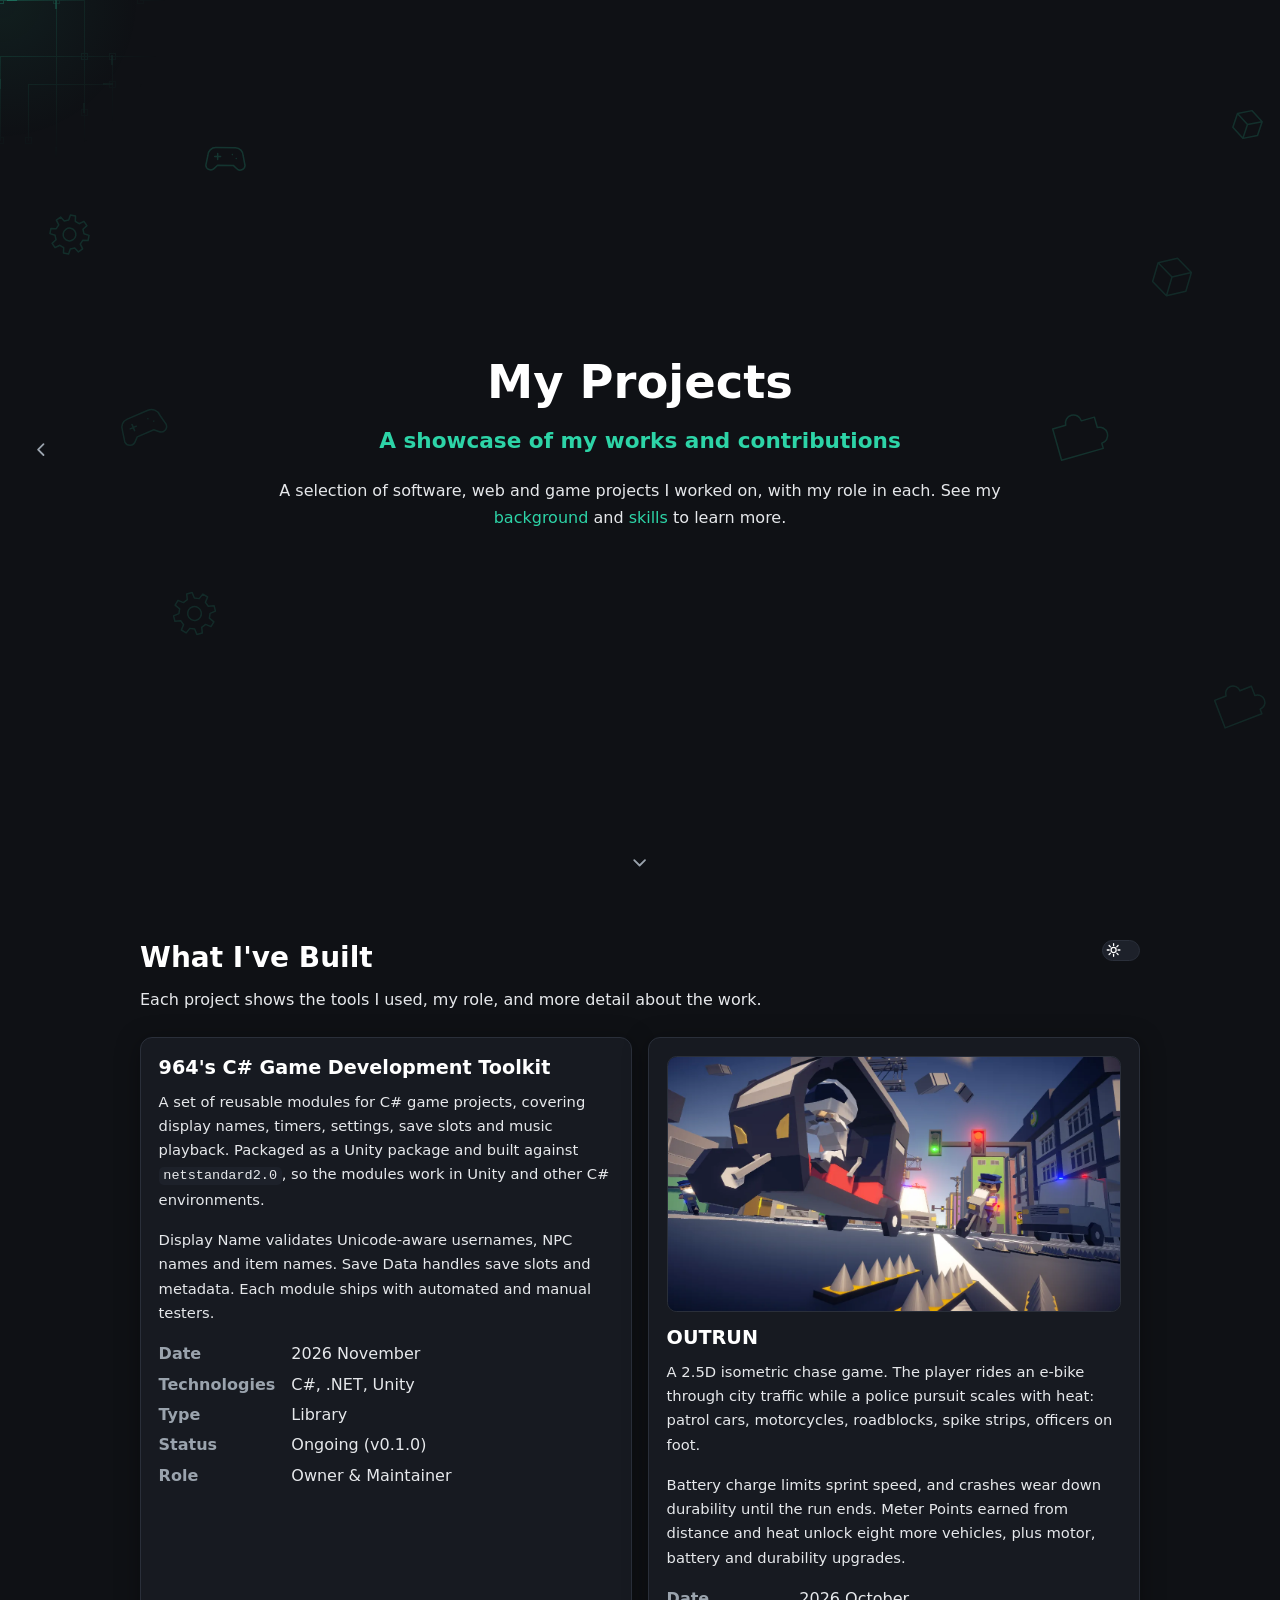
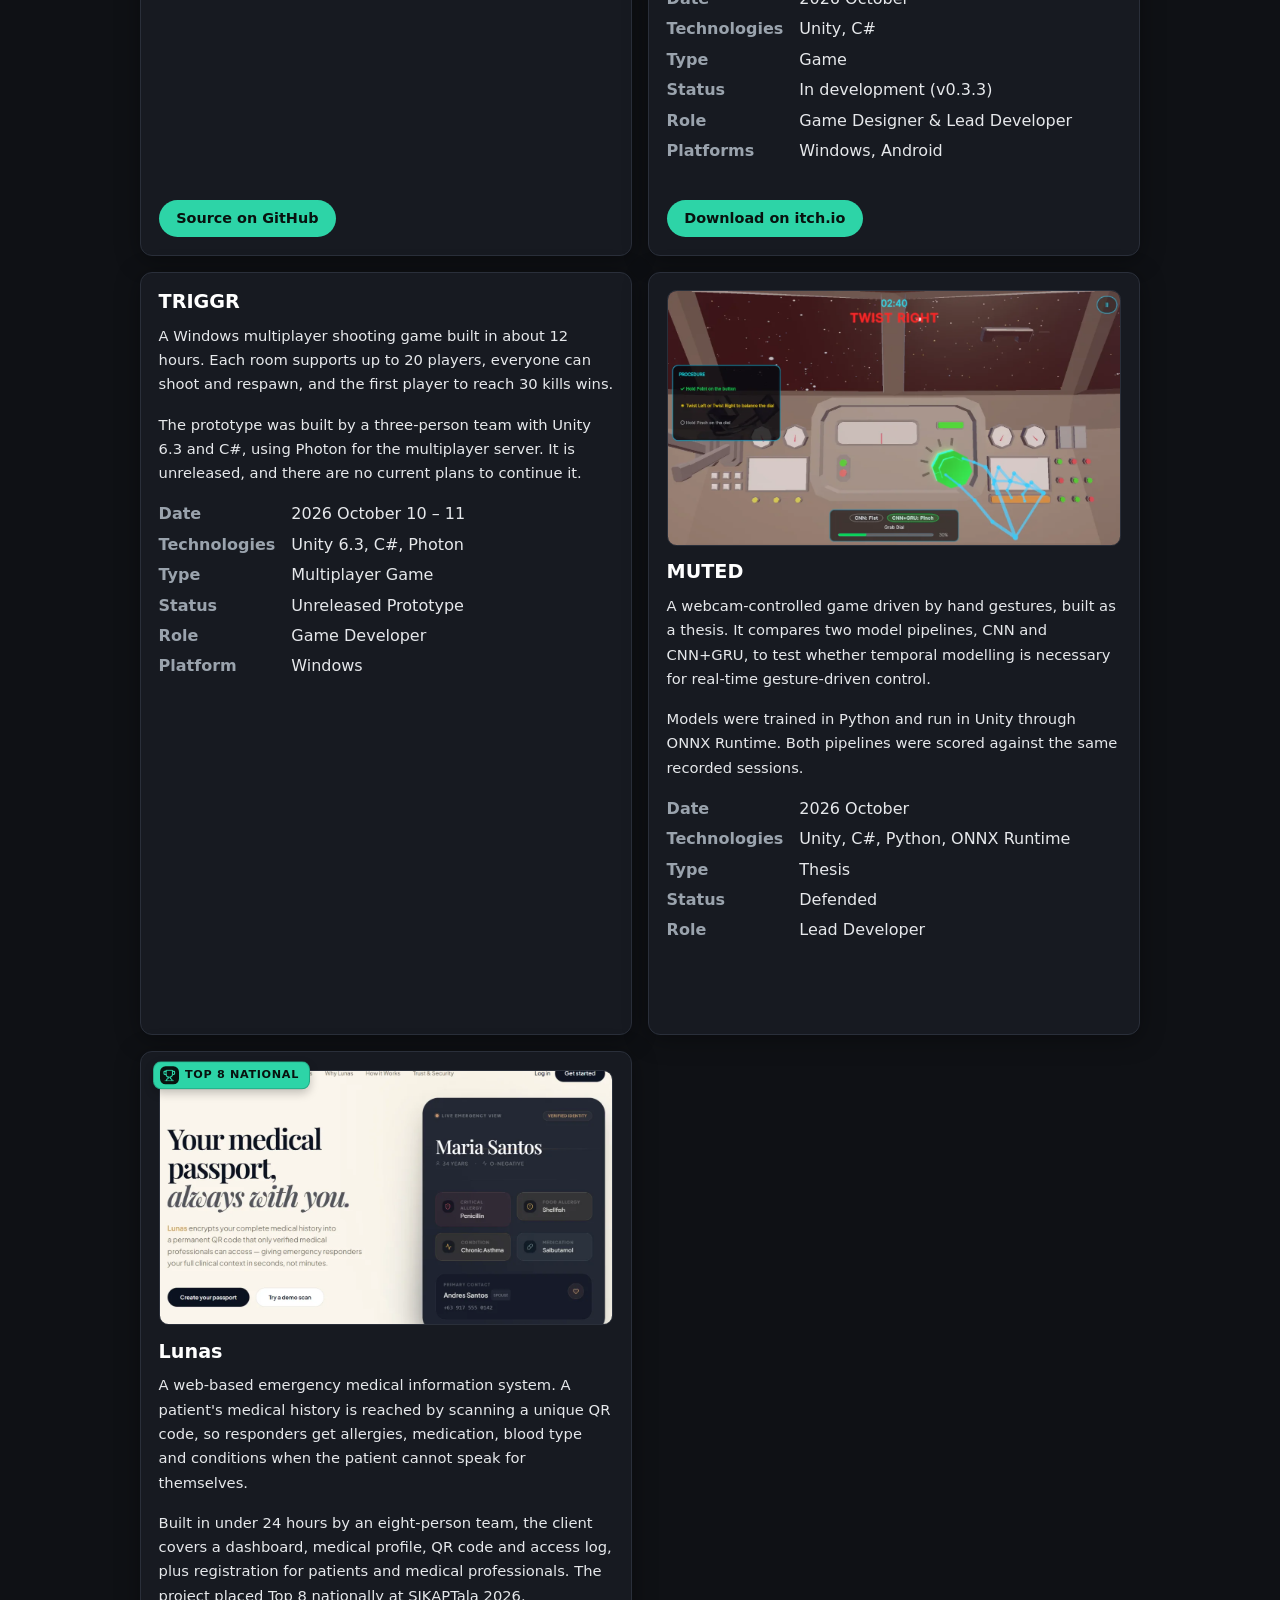
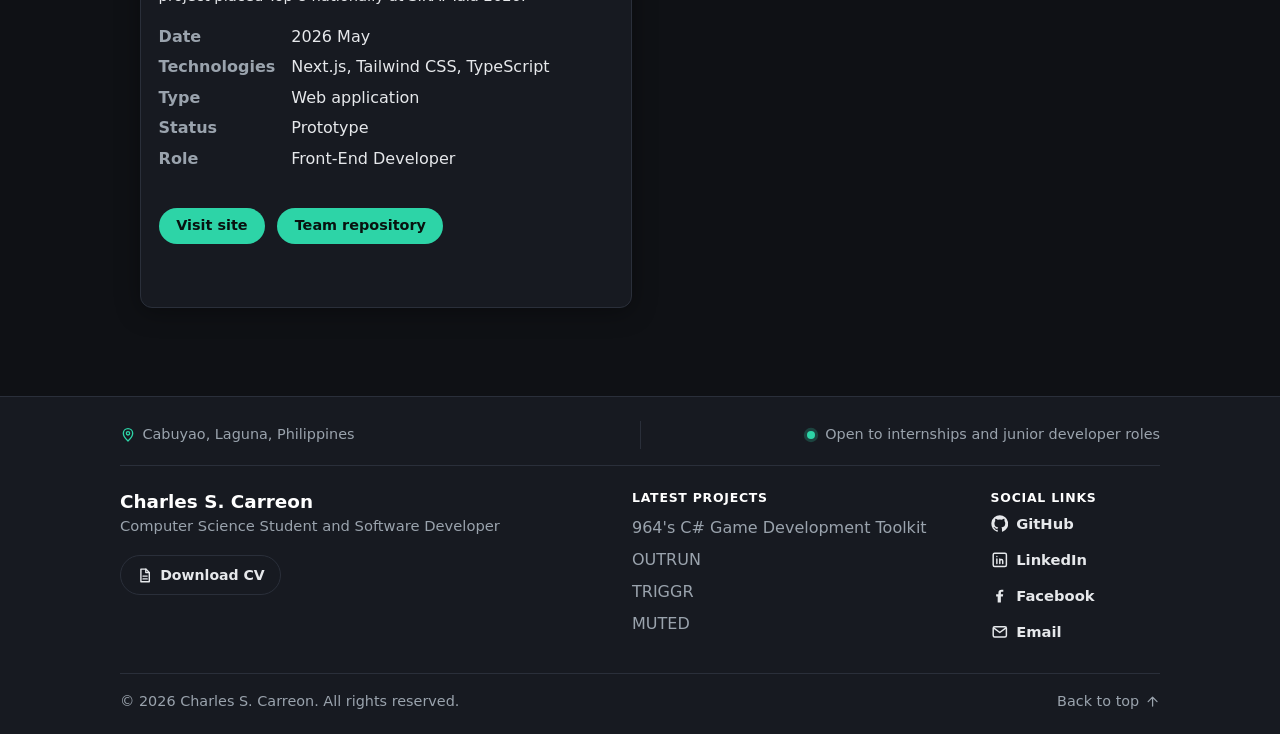
<file: projects.html>
<!DOCTYPE html>
<html lang="en" data-theme="dark" class="no-js home projects">
<head>
    <meta charset="utf-8">
    <meta name="viewport" content="width=device-width, initial-scale=1">
    <title>Charles S. Carreon | Projects</title>
    <meta name="description" content="Five project case studies by Charles S. Carreon, Computer Science student: a C# game toolkit, a Unity chase game, a multiplayer shooter prototype, a gesture-controlled thesis, and a medical QR web app.">
    <meta name="author" content="Charles S. Carreon">
    <meta name="robots" content="index, follow">
    <meta name="theme-color" content="#0f1115">
    <link rel="icon" type="image/png" sizes="32x32" href="favicon-32.png">
    <link rel="icon" type="image/svg+xml" sizes="any" href="favicon.svg">
    <link rel="apple-touch-icon" href="apple-touch-icon.png">
    <link rel="canonical" href="https://charlescarreon.dev/projects">
    <!-- Apply a saved theme before first paint so light-theme visitors don't
         see a dark flash. Mirrors the storage key in script.js; without JS the
         page keeps the dark default set on the html element above. -->
    <script src="theme-init.js"></script>
    <!-- Tells the stylesheet which way the page transition moves; see transitions.js. -->
    <script src="transitions.js"></script>
    <!-- Color-agnostic no-CSS fallback (only matters when styles.css fails to
         load). No colors or CSS custom properties, so it survives an empty
         stylesheet. Every selector below is redefined by styles.css, which is
         linked right after this, so nothing here leaks into the styled page. -->
    <style>
        main { max-width: 56rem; margin: 0 auto; padding: 0 1rem 1rem; }
        h1, h2, h3 { line-height: 1.25; margin: 1.5rem 0 0.5rem; }
        p { margin: 0.75rem 0; }
        img, iframe { max-width: 100%; }
    </style>
    <link rel="stylesheet" href="styles.css">

    <!-- Without JavaScript a dialog element can never be opened, and the UA
         stylesheet hides it while closed. So the no-JS state shows the panels
         inline, and this does not depend on styles.css having loaded. -->
    <noscript>
        <style>
            .project-dialog { display: block; margin: 1.25rem 0 0; }
        </style>
    </noscript>

    <!--
        SOCIAL SHARE IMAGE: one shared 1200x630 card (images/social-preview.png) for
        every page. To change it, update og:image and twitter:image (and the alt
        text) together. The URL must be absolute.
    -->

    <!-- Open Graph -->
    <meta property="og:type" content="website">
    <meta property="og:title" content="Charles S. Carreon | Projects">
    <meta property="og:description" content="Five projects by Charles S. Carreon: a C# game development toolkit, a Unity chase game, a multiplayer shooter prototype, a gesture-controlled thesis, and a QR-based medical information web application.">
    <meta property="og:url" content="https://charlescarreon.dev/projects">
    <meta property="og:image" content="https://charlescarreon.dev/images/social-preview.png">
    <meta property="og:image:type" content="image/png">
    <meta property="og:image:width" content="1200">
    <meta property="og:image:height" content="630">
    <meta property="og:image:alt" content="Charles S. Carreon, Computer Science Student and Software Developer, next to the portfolio logo: a teal keyboard key with the letter C.">
    <meta property="og:locale" content="en_PH">

    <!-- Twitter Card -->
    <meta name="twitter:card" content="summary_large_image">
    <meta name="twitter:title" content="Charles S. Carreon | Projects">
    <meta name="twitter:description" content="Five projects by Charles S. Carreon: a C# toolkit, a Unity chase game, a multiplayer shooter, a gesture-controlled thesis, and a medical QR web application.">
    <meta name="twitter:image" content="https://charlescarreon.dev/images/social-preview.png">
    <meta name="twitter:image:alt" content="Charles S. Carreon, Computer Science Student and Software Developer, next to the portfolio logo: a teal keyboard key with the letter C.">

    <!-- Structured data for search engines and AI assistants -->
    <script type="application/ld+json">
    {
        "@context": "https://schema.org",
        "@type": "ItemList",
        "name": "Projects of Charles Serrano Carreon",
        "description": "A selection of software, web and game projects by Charles Serrano Carreon.",
        "itemListElement": [
            {
                "@type": "ListItem",
                "position": 1,
                "item": {
                    "@type": "SoftwareSourceCode",
                    "name": "964's C# Game Development Toolkit",
                    "description": "A set of reusable C# game modules covering display names, timers, settings, save slots and music playback, packaged for Unity and built against netstandard2.0.",
                    "keywords": ["C#", ".NET", "Unity", "UPM", "reusable modules", "game development", "library"],
                    "dateCreated": "2026-11",
                    "author": { "@type": "Person", "@id": "https://charlescarreon.dev/#person", "name": "Charles Serrano Carreon" },
                    "programmingLanguage": ["C#"],
                    "codeRepository": "https://github.com/charlesscarreon/964s-csharp-game-development-toolkit",
                    "creativeWorkStatus": "Ongoing"
                }
            },
            {
                "@type": "ListItem",
                "position": 2,
                "item": {
                    "@type": "VideoGame",
                    "name": "OUTRUN",
                    "image": "https://charlescarreon.dev/images/projects/outrun/outrun-key-art.webp",
                    "description": "A 2.5D isometric chase game. The player rides an e-bike through city traffic while a police pursuit scales with heat, managing battery charge and durability and spending Meter Points on eight more vehicles and upgrades.",
                    "keywords": ["Unity", "C#", "2.5D", "game development", "Android", "isometric", "chase game"],
                    "dateCreated": "2026-10",
                    "contributor": { "@type": "Person", "@id": "https://charlescarreon.dev/#person", "name": "Charles Serrano Carreon" },
                    "programmingLanguage": ["C#"],
                    "operatingSystem": ["Windows", "Android"],
                    "url": "https://ninesixfour.itch.io/outrun",
                    "creativeWorkStatus": "In development"
                }
            },
            {
                "@type": "ListItem",
                "position": 3,
                "item": {
                    "@type": "VideoGame",
                    "name": "TRIGGR",
                    "description": "An unreleased Windows multiplayer shooting game built in about 12 hours. Rooms support up to 20 players, everyone can shoot and respawn, and the first player to reach 30 kills wins.",
                    "keywords": ["Unity 6.3", "C#", "Photon", "multiplayer", "shooting game", "Windows", "prototype"],
                    "dateCreated": "2026-10",
                    "contributor": { "@type": "Person", "@id": "https://charlescarreon.dev/#person", "name": "Charles Serrano Carreon" },
                    "programmingLanguage": ["C#"],
                    "operatingSystem": ["Windows"],
                    "creativeWorkStatus": "Prototype"
                }
            },
            {
                "@type": "ListItem",
                "position": 4,
                "item": {
                    "@type": "CreativeWork",
                    "name": "MUTED",
                    "image": "https://charlescarreon.dev/images/projects/muted/muted-gameplay.webp",
                    "description": "A webcam-controlled game driven by hand gestures, built as a thesis. CNN and CNN+GRU pipelines are scored on the same recorded sessions to test whether temporal modelling improves real-time gesture recognition.",
                    "keywords": ["Unity", "C#", "Python", "ONNX Runtime", "gesture recognition", "computer vision", "thesis"],
                    "dateCreated": "2026-10",
                    "contributor": { "@type": "Person", "@id": "https://charlescarreon.dev/#person", "name": "Charles Serrano Carreon" },
                    "programmingLanguage": ["C#", "Python"],
                    "creativeWorkStatus": "Defended"
                }
            },
            {
                "@type": "ListItem",
                "position": 5,
                "item": {
                    "@type": "WebApplication",
                    "name": "Lunas",
                    "image": "https://charlescarreon.dev/images/projects/lunas/lunas-homepage.webp",
                    "description": "A web-based emergency medical information system. A patient's medical history is reached by scanning a unique QR code, giving responders allergies, medication, blood type and conditions when the patient cannot speak for themselves.",
                    "keywords": ["Next.js", "TypeScript", "Tailwind CSS", "QR codes", "health informatics", "emergency medical information", "hackathon"],
                    "dateCreated": "2026-05",
                    "contributor": { "@type": "Person", "@id": "https://charlescarreon.dev/#person", "name": "Charles Serrano Carreon" },
                    "applicationCategory": "HealthApplication",
                    "programmingLanguage": ["TypeScript"],
                    "url": "https://lunas.software/",
                    "codeRepository": "https://github.com/razielsevilla/Lunas",
                    "creativeWorkStatus": "Prototype"
                }
            }
        ]
    }
    </script>
</head>
<body>
    <a class="skip-link" href="#main">Skip to main content</a>

    <section class="hero" id="projects-hero" aria-label="Projects introduction">
        <div class="hero-decor" aria-hidden="true">
            <svg class="hero-decor__defs" width="0" height="0" focusable="false">
                <symbol id="deco-controller" viewBox="0 0 24 24"><path d="M7 7h10a4 4 0 0 1 4 4l1 5a2.5 2.5 0 0 1-4.3 1.6L16 16H8l-1.7 1.6A2.5 2.5 0 0 1 2 16l1-5a4 4 0 0 1 4-4z M8 10v3 M6.5 11.5h3 M15.5 10.5h.01 M17.5 12.5h.01"/></symbol>
                <symbol id="deco-cube" viewBox="0 0 24 24"><path d="M12 3l8 4.5v9L12 21l-8-4.5v-9z M4 7.5l8 4.5 8-4.5 M12 12v9"/></symbol>
                <symbol id="deco-gear" viewBox="0 0 24 24"><path d="M10.41 5.39 L10.78 2.88 L13.22 2.88 L13.59 5.39 L15.55 6.20 L17.58 4.69 L19.31 6.42 L17.80 8.45 L18.61 10.41 L21.12 10.78 L21.12 13.22 L18.61 13.59 L17.80 15.55 L19.31 17.58 L17.58 19.31 L15.55 17.80 L13.59 18.61 L13.22 21.12 L10.78 21.12 L10.41 18.61 L8.45 17.80 L6.42 19.31 L4.69 17.58 L6.20 15.55 L5.39 13.59 L2.88 13.22 L2.88 10.78 L5.39 10.41 L6.20 8.45 L4.69 6.42 L6.42 4.69 L8.45 6.20 Z M15 12a3 3 0 1 0-6 0 3 3 0 0 0 6 0z"/></symbol>
                <symbol id="deco-puzzle" viewBox="0 0 24 24"><path d="M4 8h5a3 3 0 1 1 6 0h5v4a3 3 0 1 1 0 6v2H4z"/></symbol>
            </svg>
            <span class="deco deco--1"><svg viewBox="0 0 24 24" focusable="false"><use href="#deco-controller"/></svg></span>
            <span class="deco deco--2"><svg viewBox="0 0 24 24" focusable="false"><use href="#deco-cube"/></svg></span>
            <span class="deco deco--3"><svg viewBox="0 0 24 24" focusable="false"><use href="#deco-gear"/></svg></span>
            <span class="deco deco--4"><svg viewBox="0 0 24 24" focusable="false"><use href="#deco-puzzle"/></svg></span>
            <span class="deco deco--5"><svg viewBox="0 0 24 24" focusable="false"><use href="#deco-gear"/></svg></span>
            <span class="deco deco--6"><svg viewBox="0 0 24 24" focusable="false"><use href="#deco-puzzle"/></svg></span>
            <span class="deco deco--7"><svg viewBox="0 0 24 24" focusable="false"><use href="#deco-controller"/></svg></span>
            <span class="deco deco--8"><svg viewBox="0 0 24 24" focusable="false"><use href="#deco-cube"/></svg></span>
        </div>
        <a class="scroll-cue scroll-cue--back" href="/#featured" aria-label="Back to Home">
            <span class="scroll-cue__bob" aria-hidden="true">
                <svg viewBox="0 0 24 24" focusable="false">
                    <path d="M15 6l-6 6 6 6" fill="none" stroke="currentColor" stroke-width="2"
                        stroke-linecap="round" stroke-linejoin="round"/>
                </svg>
            </span>
            <span class="scroll-cue__label" aria-hidden="true">Back to Home</span>
        </a>
        <h1>My Projects</h1>
        <p class="tagline">A showcase of my works and contributions</p>
        <p>
            A selection of software, web and game projects I worked on, with my role in each. See my
            <a href="/">background</a> and <a href="/skills">skills</a> to learn more.
        </p>
        <a class="scroll-cue scroll-cue--down" href="#main" aria-label="Scroll to projects">
            <svg viewBox="0 0 24 24" aria-hidden="true" focusable="false">
                <path d="M6 9l6 6 6-6" fill="none" stroke="currentColor" stroke-width="2"
                    stroke-linecap="round" stroke-linejoin="round"/>
            </svg>
        </a>
    </section>

    <main id="main" tabindex="-1">
        <section class="projects-head">
            <div class="projects-head__copy">
                <h2>What I've Built</h2>
                <p>Each project shows the tools I used, my role, and more detail about the work.</p>
            </div>
            <button type="button" class="theme-switch" data-theme-toggle aria-label="Switch between dark and light theme">
                <svg class="theme-icon theme-icon--sun" viewBox="0 0 24 24" aria-hidden="true" focusable="false">
                    <circle cx="12" cy="12" r="4" fill="none" stroke="currentColor" stroke-width="2"/>
                    <g stroke="currentColor" stroke-width="2" stroke-linecap="round">
                        <line x1="12" y1="2" x2="12" y2="5"/>
                        <line x1="12" y1="19" x2="12" y2="22"/>
                        <line x1="2" y1="12" x2="5" y2="12"/>
                        <line x1="19" y1="12" x2="22" y2="12"/>
                        <line x1="4.9" y1="4.9" x2="7" y2="7"/>
                        <line x1="17" y1="17" x2="19.1" y2="19.1"/>
                        <line x1="4.9" y1="19.1" x2="7" y2="17"/>
                        <line x1="17" y1="7" x2="19.1" y2="4.9"/>
                    </g>
                </svg>
                <svg class="theme-icon theme-icon--moon" viewBox="0 0 24 24" aria-hidden="true" focusable="false">
                    <path fill="none" stroke="currentColor" stroke-width="2" stroke-linecap="round" stroke-linejoin="round"
                        d="M21 12.8A9 9 0 1 1 11.2 3a7 7 0 0 0 9.8 9.8z"/>
                </svg>
                <span class="visually-hidden">Switch themes</span>
            </button>
        </section>
        <div class="project-grid">
            <article class="card project" id="toolkit">
                <div class="tech-tiles" aria-hidden="true">
                    <span class="tech-tile tech-tile--csharp" data-name="C#"></span>
                    <span class="tech-tile tech-tile--dotnet" data-name=".NET"></span>
                    <span class="tech-tile tech-tile--unity" data-name="Unity"></span>
                </div>
                <h2>964's C# Game Development Toolkit</h2>
                <p>
                    A set of reusable modules for C# game projects, covering display names, timers, settings, save
                    slots and music playback. Packaged as a Unity package and built against
                    <code>netstandard2.0</code>, so the modules work in Unity and other C# environments.
                </p>
                <p>
                    Display Name validates Unicode-aware usernames, NPC names and item names. Save Data handles
                    save slots and metadata. Each module ships with automated and manual testers.
                </p>
                <dl class="meta">
                    <dt>Date</dt><dd>2026 November</dd>
                    <dt>Technologies</dt><dd><ul class="tech-list"><li>C#</li><li>.NET</li><li>Unity</li></ul></dd>
                    <dt>Type</dt><dd>Library</dd>
                    <dt>Status</dt><dd>Ongoing (v0.1.0)</dd>
                    <dt>Role</dt><dd>Owner &amp; Maintainer</dd>
                </dl>
                <p class="links">
                    <a href="https://github.com/charlesscarreon/964s-csharp-game-development-toolkit" target="_blank" rel="noreferrer">Source on GitHub</a>
                    <a class="project-detail-open" href="#toolkit-detail" data-dialog="toolkit-detail">More about the toolkit</a>
                </p>

                <dialog class="project-dialog" id="toolkit-detail" aria-labelledby="toolkit-detail-title">
                    <div class="project-dialog-body">
                        <div class="project-dialog-head">
                            <h3 id="toolkit-detail-title">More about the toolkit</h3>
                            <form method="dialog">
                                <button type="submit" class="project-dialog-close">Close</button>
                            </form>
                        </div>
                        <ul class="tags" aria-label="Project tags">
                            <li>C#</li>
                            <li>.NET</li>
                            <li>Unity</li>
                            <li>UPM</li>
                            <li>Reusable Modules</li>
                        </ul>
                        <h4>Modules</h4>
                        <ul>
                            <li>
                                <strong>Display Name</strong>: format, script and length validation for usernames,
                                NPC names and item names. No moderation, uniqueness or confusable-character checks.
                            </li>
                            <li>
                                <strong>Timer</strong>: countdown and count-up timers driven by <code>Update()</code>,
                                with events, adjustments and a pluggable time provider for tests.
                            </li>
                            <li>
                                <strong>Settings</strong>: a typed key-value store for configuration values.
                            </li>
                            <li>
                                <strong>Save Data</strong>: slot metadata, limits, rename and delete. Storage and
                                serialization are supplied by the consumer.
                            </li>
                            <li>
                                <strong>CSMusicPlayer</strong>: playback and playlist state over an audio backend the
                                consumer supplies, with no decoding or output of its own.
                            </li>
                        </ul>
                        <h4>Design principles</h4>
                        <p>
                            No UI or presentation logic. Behaviour is configured through options objects rather than
                            hardcoded rules. Storage, serialization, time and audio are injected through interfaces,
                            and engine-specific adapters stay out of the core.
                        </p>
                        <h4>Distribution</h4>
                        <p>
                            UPM package <code>com.964.gamedevelopmenttoolkit</code> v0.1.0, with automated and manual
                            testers per module.
                        </p>
                        <p>
                            I own and maintain the package and the testers shipped with each module as an ongoing
                            project.
                        </p>
                        <p class="dialog-actions">
                            <a class="btn" href="https://github.com/charlesscarreon/964s-csharp-game-development-toolkit" target="_blank" rel="noreferrer">View on GitHub</a>
                        </p>
                    </div>
                </dialog>
            </article>

            <article class="card project" id="outrun">
                <img class="project-thumb" src="images/projects/outrun/outrun-key-art.webp" width="1200" height="675"
                     alt="OUTRUN official artwork" loading="lazy" decoding="async">
                <div class="tech-tiles" aria-hidden="true">
                    <span class="tech-tile tech-tile--unity" data-name="Unity"></span>
                    <span class="tech-tile tech-tile--csharp" data-name="C#"></span>
                </div>
                <h2>OUTRUN</h2>
                <p>
                    A 2.5D isometric chase game. The player rides an e-bike through city traffic while a police
                    pursuit scales with heat: patrol cars, motorcycles, roadblocks, spike strips, officers on foot.
                </p>
                <p>
                    Battery charge limits sprint speed, and crashes wear down durability until the run ends. Meter
                    Points earned from distance and heat unlock eight more vehicles, plus motor, battery and
                    durability upgrades.
                </p>
                <dl class="meta">
                    <dt>Date</dt><dd>2026 October</dd>
                    <dt>Technologies</dt><dd><ul class="tech-list"><li>Unity</li><li>C#</li></ul></dd>
                    <dt>Type</dt><dd>Game</dd>
                    <dt>Status</dt><dd>In development (v0.3.3)</dd>
                    <dt>Role</dt><dd>Game Designer &amp; Lead Developer</dd>
                    <dt>Platforms</dt><dd>Windows, Android</dd>
                </dl>
                <p class="links">
                    <a href="https://ninesixfour.itch.io/outrun" target="_blank" rel="noreferrer">Download on itch.io</a>
                    <a class="project-detail-open" href="#outrun-detail" data-dialog="outrun-detail">More about OUTRUN</a>
                </p>

                <dialog class="project-dialog" id="outrun-detail" aria-labelledby="outrun-detail-title">
                    <div class="project-dialog-body">
                        <div class="project-dialog-head">
                            <h3 id="outrun-detail-title">More about OUTRUN</h3>
                            <form method="dialog">
                                <button type="submit" class="project-dialog-close">Close</button>
                            </form>
                        </div>
                        <ul class="tags" aria-label="Project tags">
                            <li>Unity</li>
                            <li>C#</li>
                            <li>2.5D</li>
                            <li>Game Development</li>
                            <li>Android</li>
                        </ul>
                        <h4>Pursuit</h4>
                        <p>
                            Police response is tied to heat. Higher heat adds patrol cars, motorcycles, roadblocks,
                            spike strips and officers on foot. Leaving line of sight cools the search.
                        </p>
                        <figure>
                            <img src="images/projects/outrun/outrun-roadblock.webp" width="1200" height="675"
                                 alt="OUTRUN gameplay: a police roadblock ahead of the rider." loading="lazy"
                                 decoding="async">
                            <figcaption>Police roadblock</figcaption>
                        </figure>
                        <h4>Ride</h4>
                        <p>
                            Sprinting drains the battery faster, low charge lowers top speed, and crashes wear down
                            durability. Spare batteries are scattered across the city. A failed durability ends the
                            run.
                        </p>
                        <figure>
                            <img src="images/projects/outrun/outrun-regular-play.webp" width="1200" height="675"
                                 alt="OUTRUN gameplay: a run in progress through city traffic." loading="lazy"
                                 decoding="async">
                            <figcaption>A run in progress</figcaption>
                        </figure>
                        <h4>Garage</h4>
                        <p>
                            Nine vehicles are available in total, starting with the e-bike. Eight more, including a
                            wheelchair and a shopping cart, unlock with Meter Points alongside motor, battery and
                            durability upgrades. Runs are scored on a local scoreboard.
                        </p>
                        <p>
                            I designed the game and led development of the pursuit and progression systems across a
                            five-person team.
                        </p>
                        <p class="dialog-actions">
                            <a class="btn" href="https://ninesixfour.itch.io/outrun" target="_blank" rel="noreferrer">Download on itch.io</a>
                        </p>
                    </div>
                </dialog>
            </article>

            <article class="card project" id="triggr">
                <div class="tech-tiles" aria-hidden="true">
                    <span class="tech-tile tech-tile--unity" data-name="Unity"></span>
                    <span class="tech-tile tech-tile--csharp" data-name="C#"></span>
                    <span class="tech-tile tech-tile--photon" data-name="Photon"></span>
                </div>
                <h2>TRIGGR</h2>
                <p>
                    A Windows multiplayer shooting game built in about 12 hours. Each room supports up to 20 players,
                    everyone can shoot and respawn, and the first player to reach 30 kills wins.
                </p>
                <p>
                    The prototype was built by a three-person team with Unity 6.3 and C#, using Photon for the
                    multiplayer server. It is unreleased, and there are no current plans to continue it.
                </p>
                <dl class="meta">
                    <dt>Date</dt><dd>2026 October 10 – 11</dd>
                    <dt>Technologies</dt><dd><ul class="tech-list"><li>Unity 6.3</li><li>C#</li><li>Photon</li></ul></dd>
                    <dt>Type</dt><dd>Multiplayer Game</dd>
                    <dt>Status</dt><dd>Unreleased Prototype</dd>
                    <dt>Role</dt><dd>Game Developer</dd>
                    <dt>Platform</dt><dd>Windows</dd>
                </dl>
                <p class="links">
                    <a class="project-detail-open" href="#triggr-detail" data-dialog="triggr-detail">More about TRIGGR</a>
                </p>

                <dialog class="project-dialog" id="triggr-detail" aria-labelledby="triggr-detail-title">
                    <div class="project-dialog-body">
                        <div class="project-dialog-head">
                            <h3 id="triggr-detail-title">More about TRIGGR</h3>
                            <form method="dialog">
                                <button type="submit" class="project-dialog-close">Close</button>
                            </form>
                        </div>
                        <ul class="tags" aria-label="Project tags">
                            <li>Unity 6.3</li>
                            <li>C#</li>
                            <li>Photon</li>
                            <li>Multiplayer</li>
                            <li>Shooting Game</li>
                            <li>Windows</li>
                            <li>Prototype</li>
                        </ul>
                        <h4>Development window</h4>
                        <p>
                            TRIGGR was built in about 12 hours over 2026 October 10 – 11, from an afternoon start to
                            a 4:00 AM finish.
                        </p>
                        <h4>Match rules</h4>
                        <p>
                            Each room supports up to 20 players. Everyone can shoot and respawn, and the first player
                            to reach 30 kills wins.
                        </p>
                        <h4>Implementation</h4>
                        <p>
                            The Windows game was built by a three-person team with Unity 6.3 and C#, using Photon for
                            the multiplayer server.
                        </p>
                        <p>
                            The game is unreleased, and there are no current plans to continue it.
                        </p>
                    </div>
                </dialog>
            </article>

            <article class="card project" id="muted">
                <img class="project-thumb" src="images/projects/muted/muted-gameplay.webp" width="1200" height="667"
                     alt="MUTED gameplay." loading="lazy" decoding="async">
                <div class="tech-tiles" aria-hidden="true">
                    <span class="tech-tile tech-tile--unity" data-name="Unity"></span>
                    <span class="tech-tile tech-tile--csharp" data-name="C#"></span>
                    <span class="tech-tile tech-tile--python" data-name="Python"></span>
                    <span class="tech-tile tech-tile--onnx" data-name="ONNX"></span>
                </div>
                <h2>MUTED</h2>
                <p>
                    A webcam-controlled game driven by hand gestures, built as a thesis. It compares two model
                    pipelines, CNN and CNN+GRU, to test whether temporal modelling is necessary for real-time
                    gesture-driven control.
                </p>
                <p>
                    Models were trained in Python and run in Unity through ONNX Runtime. Both pipelines were scored
                    against the same recorded sessions.
                </p>
                <dl class="meta">
                    <dt>Date</dt><dd>2026 October</dd>
                    <dt>Technologies</dt><dd><ul class="tech-list"><li>Unity</li><li>C#</li><li>Python</li><li>ONNX Runtime</li></ul></dd>
                    <dt>Type</dt><dd>Thesis</dd>
                    <dt>Status</dt><dd>Defended</dd>
                    <dt>Role</dt><dd>Lead Developer</dd>
                </dl>
                <p class="links">
                    <a class="project-detail-open" href="#muted-detail" data-dialog="muted-detail">More about MUTED</a>
                </p>

                <dialog class="project-dialog" id="muted-detail" aria-labelledby="muted-detail-title">
                    <div class="project-dialog-body">
                        <div class="project-dialog-head">
                            <h3 id="muted-detail-title">More about MUTED</h3>
                            <form method="dialog">
                                <button type="submit" class="project-dialog-close">Close</button>
                            </form>
                        </div>
                        <ul class="tags" aria-label="Project tags">
                            <li>Unity</li>
                            <li>C#</li>
                            <li>Python</li>
                            <li>ONNX Runtime</li>
                            <li>Gesture Recognition</li>
                            <li>Computer Vision</li>
                        </ul>
                        <figure>
                            <img src="images/projects/muted/muted-gameplay.webp" width="1200" height="667"
                                 alt="MUTED gameplay." loading="lazy" decoding="async">
                            <figcaption>Gesture-driven play</figcaption>
                        </figure>
                        <h4>Question</h4>
                        <p>
                            The thesis tests whether a temporal model improves gesture recognition over a static one.
                            CNN and CNN+GRU share preprocessing and are scored on the same recorded sessions.
                        </p>
                        <h4>Training and deployment</h4>
                        <p>
                            Models were trained in Python and run in Unity through ONNX Runtime. Unity's Barracuda
                            runtime could not execute the GRU layer set, which is what forced the switch.
                        </p>
                        <h4>Material</h4>
                        <p>
                            The input is gesture data captured through the webcam and stored as sessions that both
                            pipelines can replay.
                        </p>
                        <figure>
                            <img src="images/projects/muted/muted-mainmenu.webp" width="1200" height="668"
                                 alt="MUTED main menu." loading="lazy" decoding="async">
                            <figcaption>Main menu</figcaption>
                        </figure>
                        <p>
                            I built the game and model integration in Unity, trained both pipelines in Python, and
                            deployed them through ONNX Runtime.
                        </p>
                    </div>
                </dialog>
            </article>

            <article class="card project" id="lunas">
                <div class="project-thumb-wrap">
                    <img class="project-thumb" src="images/projects/lunas/lunas-homepage.webp" width="1200" height="729"
                         alt="The Lunas homepage." loading="lazy" decoding="async">
                    <p class="project-badge">
                        <svg xmlns="http://www.w3.org/2000/svg" width="24" height="24" viewBox="0 0 24 24" fill="none"
                             stroke="currentColor" stroke-width="2" stroke-linecap="round" stroke-linejoin="round"
                             class="project-badge__icon" aria-hidden="true" focusable="false">
                            <path d="M10 14.66V17a1 1 0 0 1-1 1 2 2 0 0 0-2 2v2"></path>
                            <path d="M14 14.66V17a1 1 0 0 0 1 1 2 2 0 0 1 2 2v2"></path>
                            <path d="M17.916 10H19.5A2.5 2.5 0 0 0 22 7.5V5a1 1 0 0 0-1-1h-3"></path>
                            <path d="M4 22h16"></path>
                            <path d="M6 9a6 6 0 0 0 12 0V3a1 1 0 0 0-1-1H7a1 1 0 0 0-1 1z"></path>
                            <path d="M6.084 10H4.5A2.5 2.5 0 0 1 2 7.5V5a1 1 0 0 1 1-1h3"></path>
                        </svg>
                        <span>Top 8 National</span>
                    </p>
                </div>
                <div class="tech-tiles" aria-hidden="true">
                    <span class="tech-tile tech-tile--nextjs" data-name="Next.js"></span>
                    <span class="tech-tile tech-tile--tailwindcss" data-name="Tailwind CSS"></span>
                    <span class="tech-tile tech-tile--typescript" data-name="TypeScript"></span>
                </div>
                <h2>Lunas</h2>
                <p>
                    A web-based emergency medical information system. A patient's medical history is reached by
                    scanning a unique QR code, so responders get allergies, medication, blood type and conditions
                    when the patient cannot speak for themselves.
                </p>
                <p>
                    Built in under 24 hours by an eight-person team, the client covers a dashboard, medical profile,
                    QR code and access log, plus registration for patients and medical professionals. The project
                    placed Top 8 nationally at SIKAPTala 2026.
                </p>
                <dl class="meta">
                    <dt>Date</dt><dd>2026 May</dd>
                    <dt>Technologies</dt><dd><ul class="tech-list"><li>Next.js</li><li>Tailwind CSS</li><li>TypeScript</li></ul></dd>
                    <dt>Type</dt><dd>Web application</dd>
                    <dt>Status</dt><dd>Prototype</dd>
                    <dt>Role</dt><dd>Front-End Developer</dd>
                </dl>
                <p class="links">
                    <a href="https://lunas.software/" target="_blank" rel="noreferrer">Visit site</a>
                    <a href="https://github.com/razielsevilla/Lunas" target="_blank" rel="noreferrer">Team repository</a>
                    <a class="project-detail-open" href="#lunas-detail" data-dialog="lunas-detail">More about Lunas</a>
                </p>

                <dialog class="project-dialog" id="lunas-detail" aria-labelledby="lunas-detail-title">
                    <div class="project-dialog-body">
                        <div class="project-dialog-head">
                            <h3 id="lunas-detail-title">More about Lunas</h3>
                            <form method="dialog">
                                <button type="submit" class="project-dialog-close">Close</button>
                            </form>
                        </div>
                        <ul class="tags" aria-label="Project tags">
                            <li>Next.js</li>
                            <li>TypeScript</li>
                            <li>Tailwind CSS</li>
                            <li>QR Codes</li>
                            <li>Health Informatics</li>
                        </ul>
                        <figure>
                            <img src="images/projects/lunas/lunas-homepage.webp" width="1200" height="729"
                                 alt="The Lunas homepage." loading="lazy" decoding="async">
                            <figcaption>Homepage</figcaption>
                        </figure>
                        <h4>Patient client</h4>
                        <p>
                            A dashboard, a medical profile, the patient's QR code and an access log, plus registration
                            flows for patients and medical professionals. Built in under 24 hours.
                        </p>
                        <figure>
                            <img src="images/projects/lunas/lunas-register.webp" width="1200" height="814"
                                 alt="The Lunas registration form." loading="lazy" decoding="async">
                            <figcaption>Registration</figcaption>
                        </figure>
                        <h4>What the code carries</h4>
                        <p>
                            A UUID rather than the record itself, so a scan resolves to the patient's current data
                            and a printed code stays valid after an update.
                        </p>
                        <h4>What a scan records</h4>
                        <p>
                            Each scan is written to the patient's access log, and the emergency contact on file is
                            notified.
                        </p>
                        <h4>Offline</h4>
                        <p>
                            A reduced profile for low-signal areas, alongside the live record.
                        </p>
                        <p>
                            I built the patient client, its QR code and access-log screens, and both registration
                            flows within the eight-person team.
                        </p>
                        <p class="dialog-actions">
                            <a class="btn" href="https://lunas.software/" target="_blank" rel="noreferrer">Visit site</a>
                            <a class="btn" href="/achievements#sikaptala-2026-detail">View achievement</a>
                        </p>
                    </div>
                </dialog>
            </article>
        </div>
    </main>

    <footer class="site-footer">
        <h2 class="visually-hidden">Contact</h2>
        <div class="site-footer__inner">
            <div class="footer-strip">
                <p class="footer-location"><a class="footer-location__link" href="https://www.google.com/maps/search/?api=1&amp;query=Cabuyao%2C+Laguna%2C+Philippines" target="_blank" rel="noreferrer"><svg viewBox="0 0 24 24" aria-hidden="true" focusable="false"><path d="M12 21s-7-6.2-7-11.5A7 7 0 0 1 19 9.5C19 14.8 12 21 12 21z" fill="none" stroke="currentColor" stroke-width="2" stroke-linejoin="round"/><circle cx="12" cy="9.5" r="2.5" fill="none" stroke="currentColor" stroke-width="2"/></svg>Cabuyao, Laguna, Philippines<span class="visually-hidden"> on Google Maps (opens in a new tab)</span></a></p>
                <p class="footer-status"><span class="footer-status__dot" aria-hidden="true"></span>Open to internships and junior developer roles</p>
            </div>
            <div class="footer-main">
                <div class="footer-id">
                    <p class="footer-name">Charles S. Carreon</p>
                    <p class="footer-tagline">Computer Science Student and Software Developer</p>
                    <p class="footer-cv">
                        <a class="footer-cv__link" href="/carreon-charles-cv.pdf" target="_blank" rel="noreferrer" aria-label="Download CV (PDF, opens in a new tab)">
                            <svg viewBox="0 0 24 24" aria-hidden="true" focusable="false">
                                <path d="M7 3h7l5 5v13H7z" fill="none" stroke="currentColor" stroke-width="2" stroke-linejoin="round"/>
                                <path d="M14 3v5h5M10 13h6M10 17h6" fill="none" stroke="currentColor" stroke-width="2" stroke-linecap="round" stroke-linejoin="round"/>
                            </svg>
                            <span>Download CV</span>
                        </a>
                    </p>
                </div>
                <nav class="footer-projects" aria-label="Latest projects">
                    <h3>Latest projects</h3>
                    <ul>
                        <li><a href="/projects#toolkit-detail">964's C# Game Development Toolkit</a></li>
                        <li><a href="/projects#outrun-detail">OUTRUN</a></li>
                        <li><a href="/projects#triggr-detail">TRIGGR</a></li>
                        <li><a href="/projects#muted-detail">MUTED</a></li>
                    </ul>
                </nav>
                <address class="footer-socials">
                    <h3>Social links</h3>
                        <ul class="footer-social">
                        <li>
                            <a class="footer-social__link" href="https://github.com/charlesscarreon" target="_blank" rel="noreferrer" data-handle="charlesscarreon" aria-label="GitHub: charlesscarreon">
                                <svg viewBox="0 0 24 24" aria-hidden="true" focusable="false"> <path fill="currentColor" d="M12 .5a11.5 11.5 0 0 0-3.64 22.41c.58.11.79-.25.79-.56v-2.2c-3.2.7-3.88-1.36-3.88-1.36-.53-1.34-1.29-1.7-1.29-1.7-1.05-.72.08-.7.08-.7 1.16.08 1.77 1.19 1.77 1.19 1.03 1.77 2.7 1.26 3.36.96.1-.75.4-1.26.73-1.55-2.55-.29-5.23-1.28-5.23-5.67 0-1.25.45-2.28 1.19-3.08-.12-.29-.52-1.46.11-3.04 0 0 .97-.31 3.18 1.18a11 11 0 0 1 5.79 0c2.2-1.49 3.17-1.18 3.17-1.18.63 1.58.23 2.75.12 3.04.74.8 1.18 1.83 1.18 3.08 0 4.4-2.69 5.37-5.25 5.66.41.36.78 1.06.78 2.14v3.17c0 .31.21.67.8.56A11.5 11.5 0 0 0 12 .5z"/> </svg>
                                <span class="footer-social__site">GitHub</span>
                            </a>
                        </li>
                        <li>
                            <a class="footer-social__link" href="https://www.linkedin.com/in/charlesscarreon/" target="_blank" rel="noreferrer" data-handle="charlesscarreon" aria-label="LinkedIn: charlesscarreon">
                                <svg viewBox="0 0 24 24" aria-hidden="true" focusable="false"> <rect x="3" y="3" width="18" height="18" rx="2" fill="none" stroke="currentColor" stroke-width="2"/> <path d="M8 11v6M8 7.5v.01M12 17v-6M12 13.5a2 2 0 0 1 4 0V17" fill="none" stroke="currentColor" stroke-width="2" stroke-linecap="round"/> </svg>
                                <span class="footer-social__site">LinkedIn</span>
                            </a>
                        </li>
                        <li>
                            <a class="footer-social__link" href="https://www.facebook.com/csharlec" target="_blank" rel="noreferrer" data-handle="csharlec" aria-label="Facebook: csharlec">
                                <svg viewBox="0 0 24 24" aria-hidden="true" focusable="false"> <path fill="currentColor" d="M13.5 21v-8h2.7l.4-3h-3.1V8.1c0-.9.3-1.5 1.6-1.5h1.7V3.9c-.3 0-1.3-.1-2.5-.1-2.5 0-4.2 1.5-4.2 4.3V10H7v3h2.1v8h4.4z"/> </svg>
                                <span class="footer-social__site">Facebook</span>
                            </a>
                        </li>
                        <li>
                            <a class="footer-social__link" href="mailto:charlesserranocarreon@gmail.com" data-handle="charlesserranocarreon@gmail.com" aria-label="Email: charlesserranocarreon@gmail.com">
                                <svg viewBox="0 0 24 24" aria-hidden="true" focusable="false"> <rect x="3" y="5" width="18" height="14" rx="2" fill="none" stroke="currentColor" stroke-width="2"/> <path d="M4 7l8 6 8-6" fill="none" stroke="currentColor" stroke-width="2" stroke-linecap="round" stroke-linejoin="round"/> </svg>
                                <span class="footer-social__site">Email</span>
                            </a>
                        </li>
                        </ul>
                </address>
            </div>
            <div class="footer-bottom">
                <p>&copy; 2026 Charles S. Carreon. All rights reserved.</p>
                <a class="footer-top" href="#">Back to top<svg viewBox="0 0 24 24" aria-hidden="true" focusable="false"><path d="M12 19V5M5 12l7-7 7 7" fill="none" stroke="currentColor" stroke-width="2" stroke-linecap="round" stroke-linejoin="round"/></svg></a>
            </div>
        </div>
    </footer>

    <script src="script.js" defer></script>
</body>
</html>
</file>
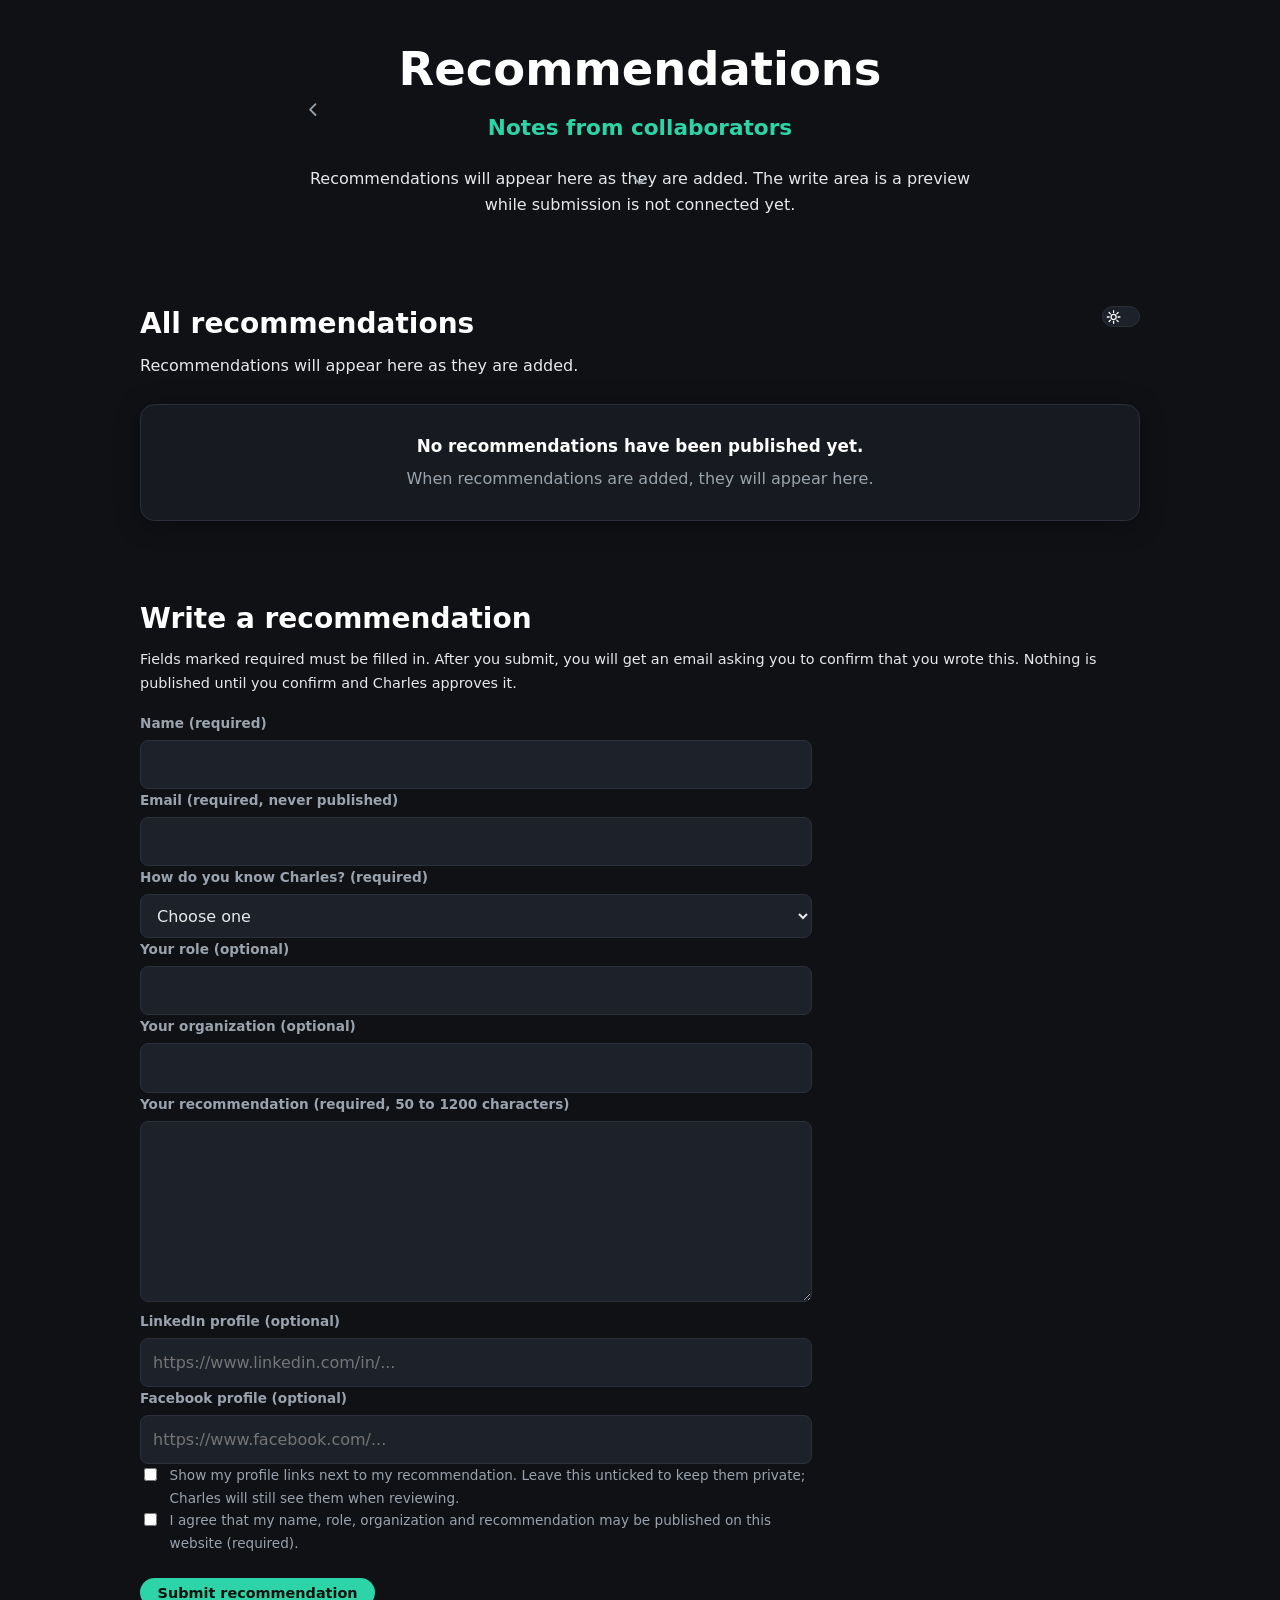
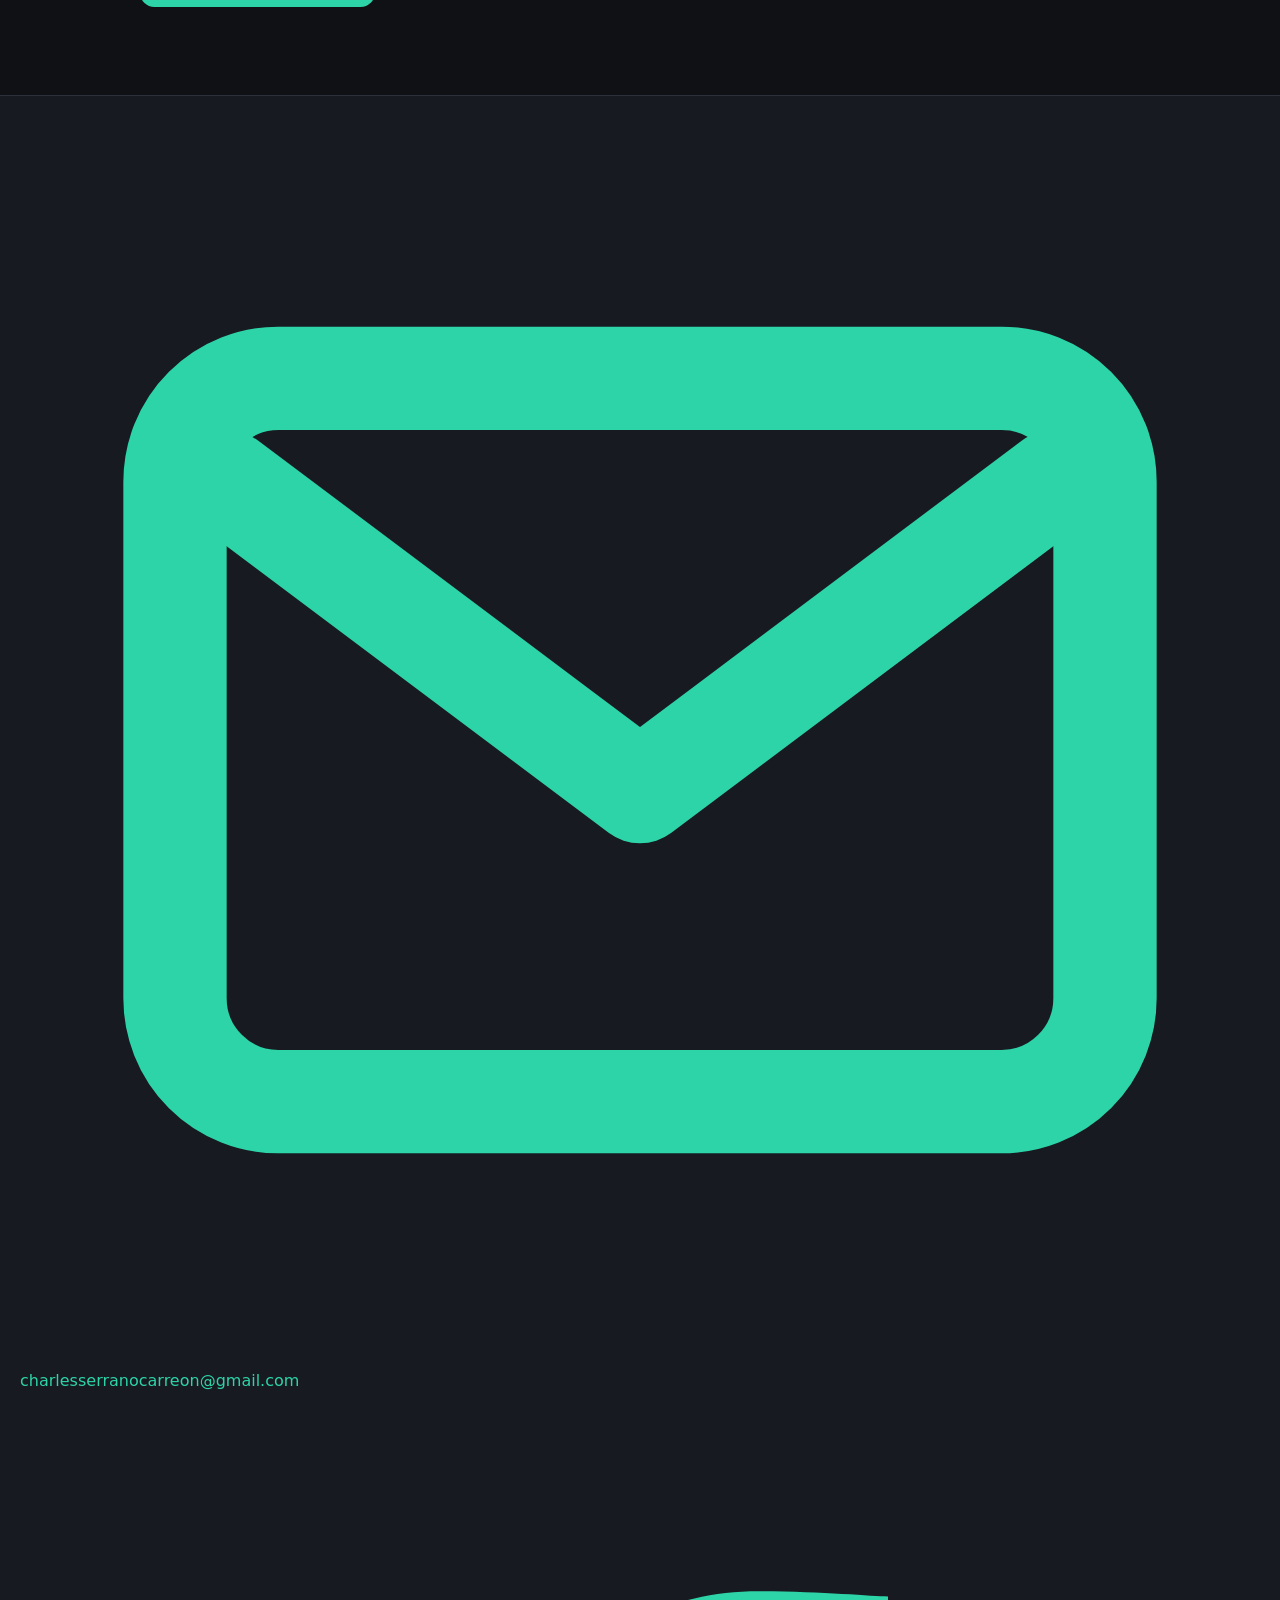
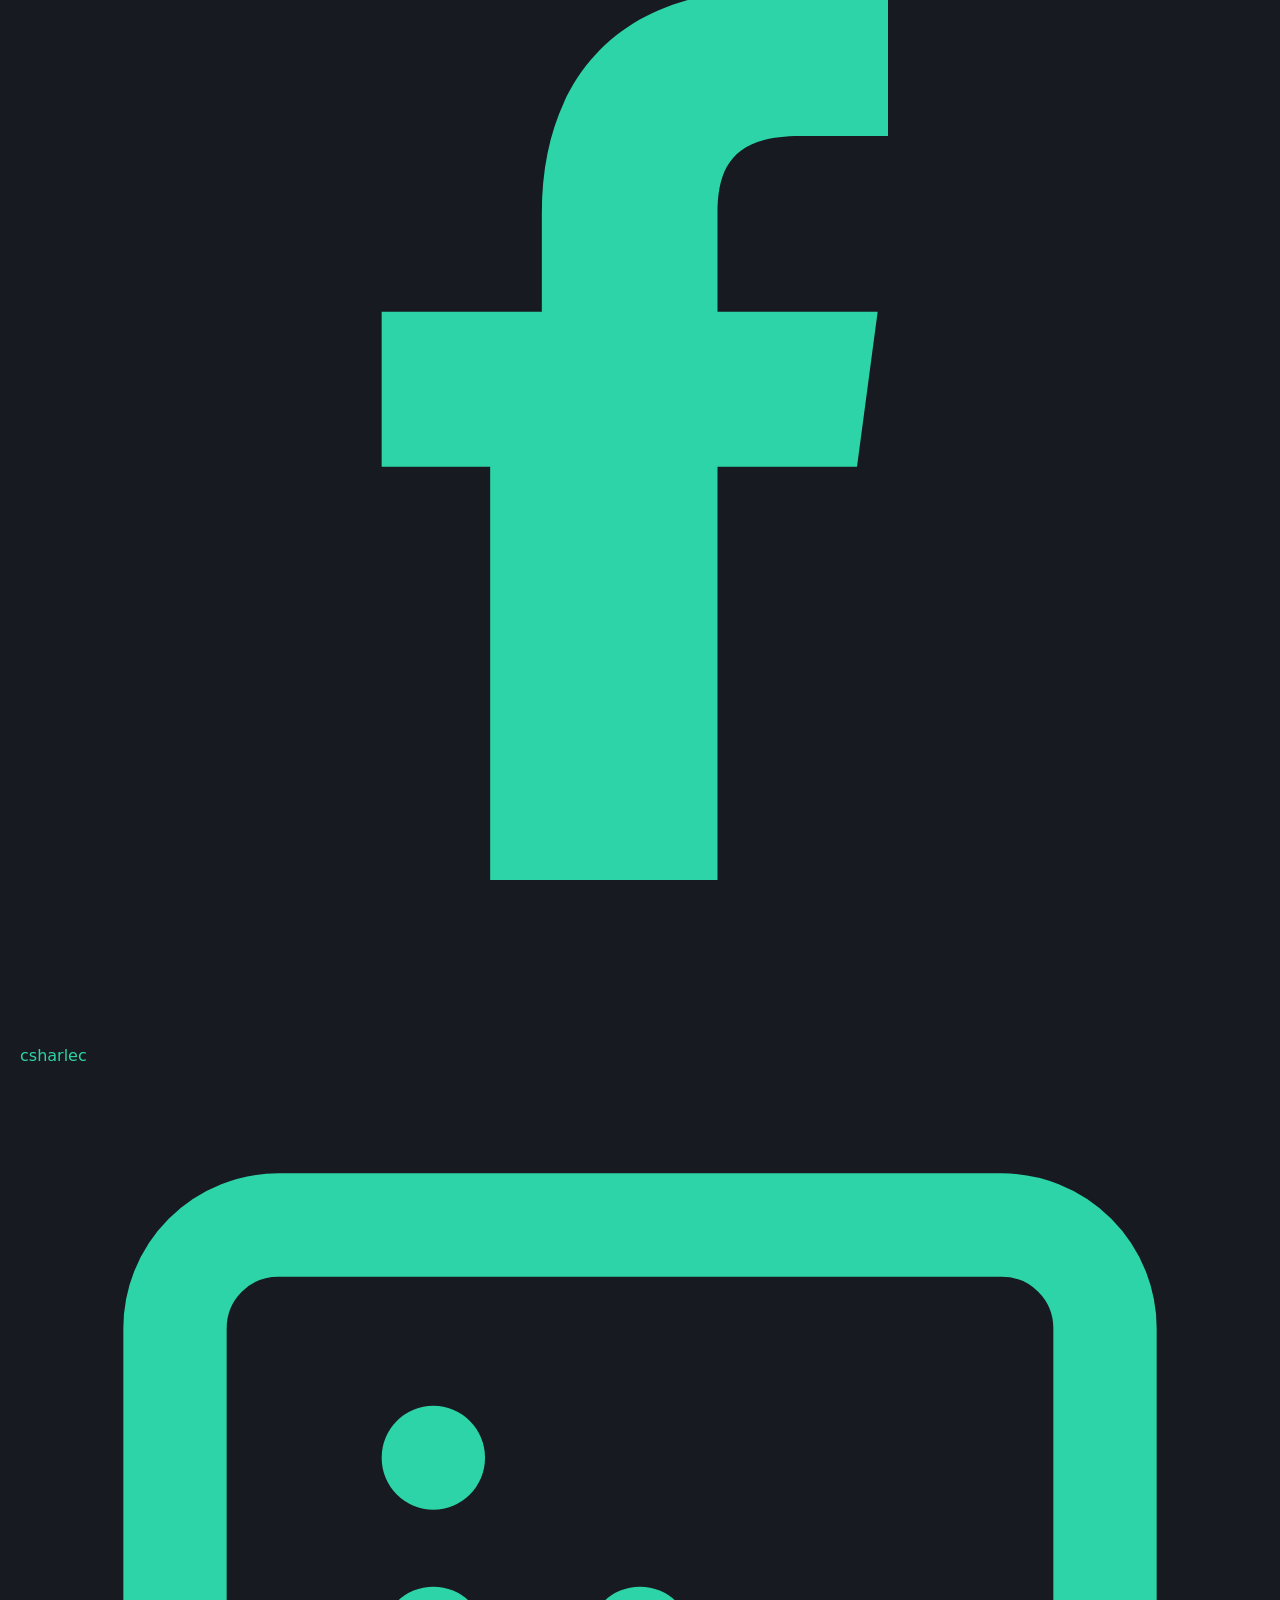
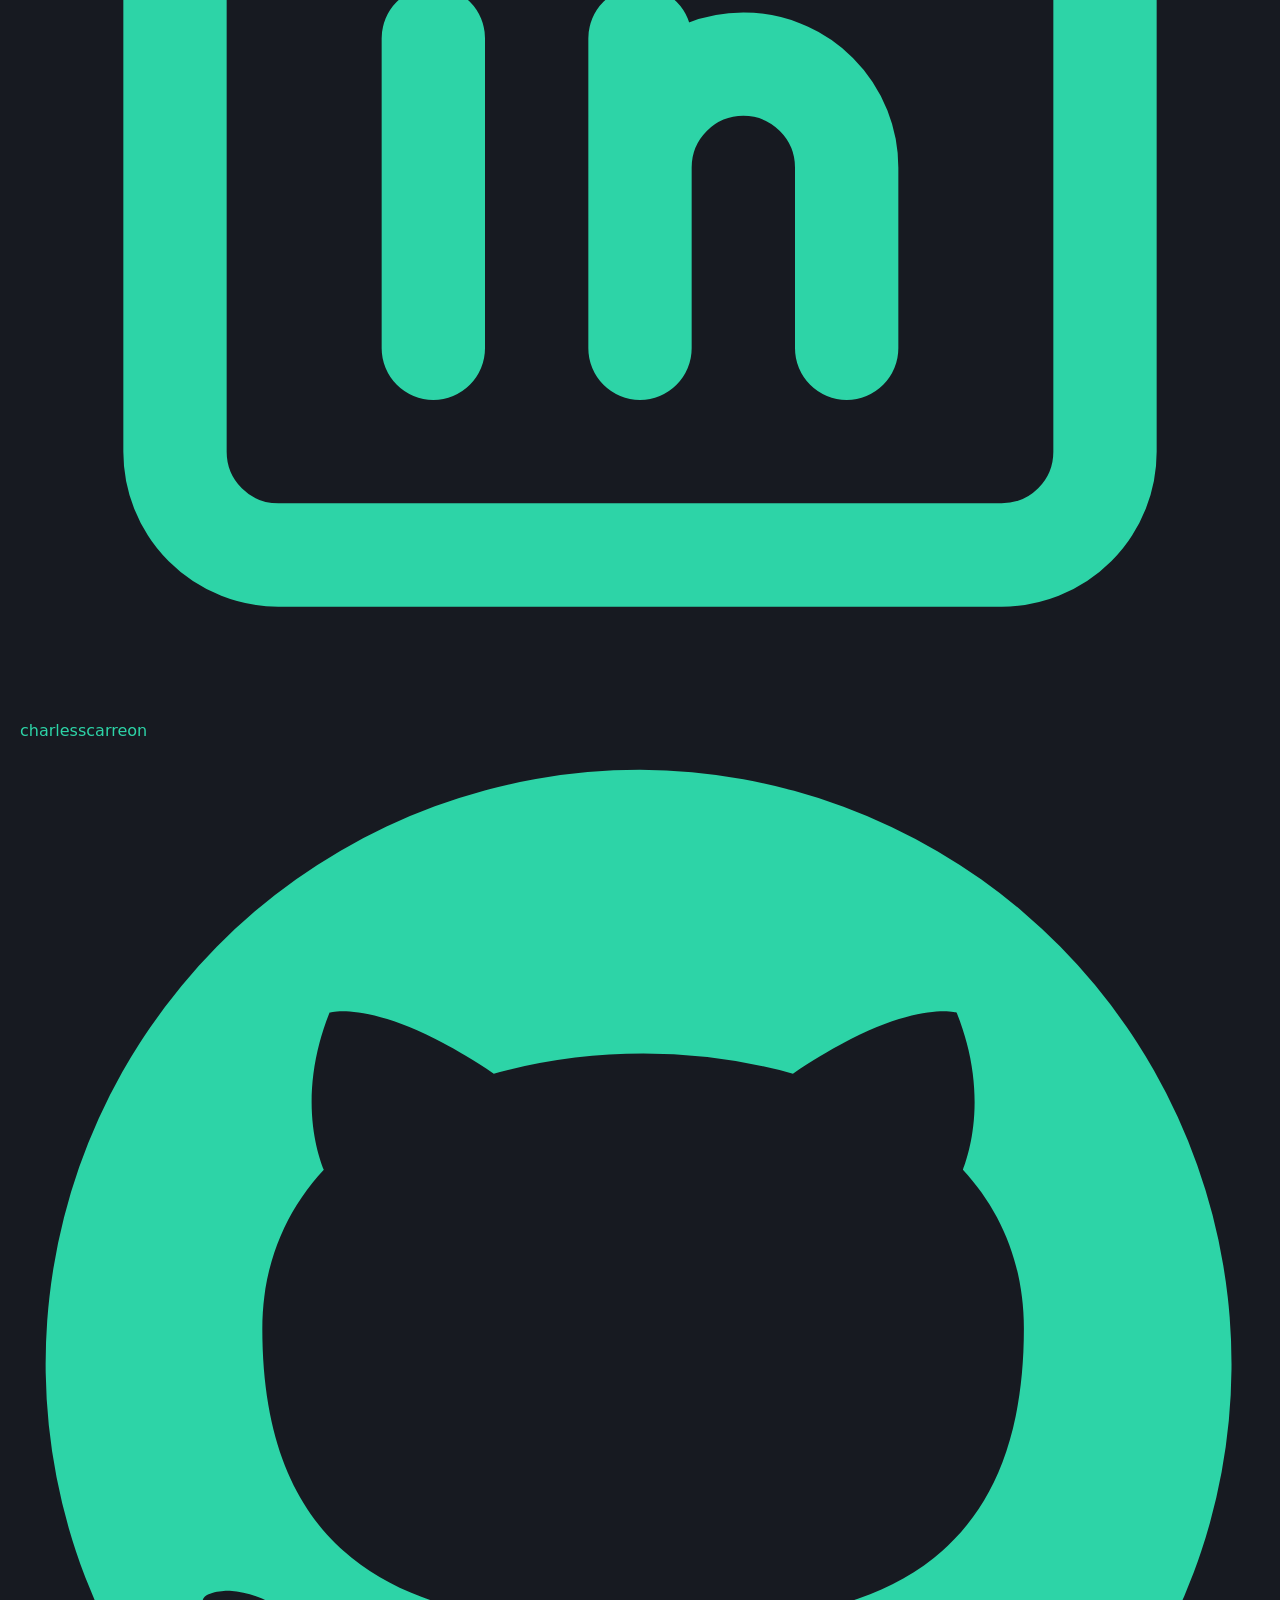
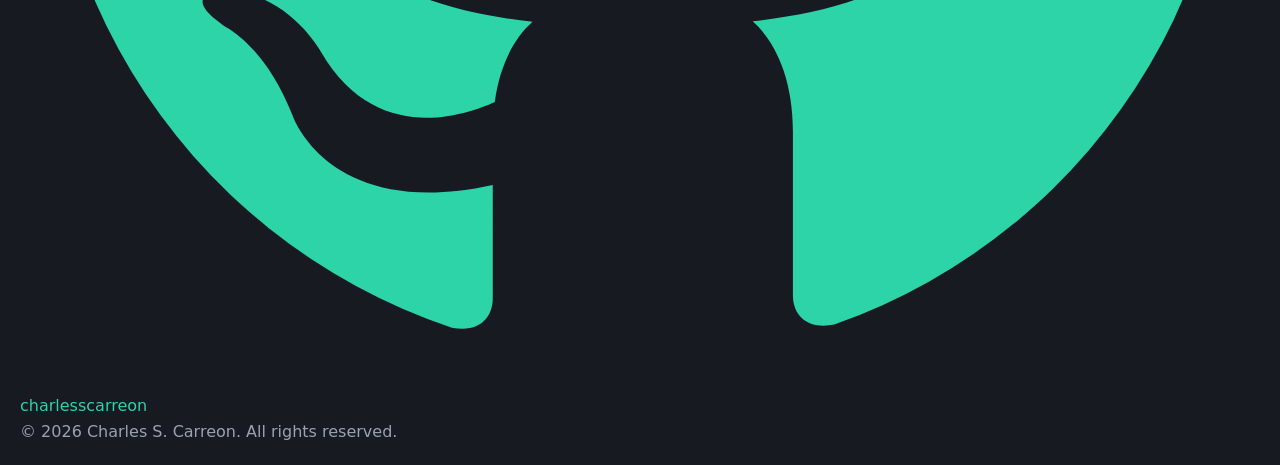
<file: recommendations.html>
<!DOCTYPE html>
<html lang="en" data-theme="dark" class="no-js home recommendations">
<head>
    <meta charset="utf-8">
    <meta name="viewport" content="width=device-width, initial-scale=1">
    <title>Charles S. Carreon | Recommendations</title>
    <meta name="description" content="Recommendations for Charles S. Carreon. The write form is a preview and submission is not connected yet.">
    <meta name="author" content="Charles S. Carreon">
    <meta name="robots" content="index, follow">
    <meta name="theme-color" content="#0f1115">
    <link rel="icon" type="image/svg+xml" href="favicon.svg">
    <link rel="canonical" href="https://charlescarreon.dev/recommendations">
    <!-- Apply a saved theme before first paint so light-theme visitors don't
         see a dark flash. Mirrors the storage key in script.js; without JS the
         page keeps the dark default set on the html element above. -->
    <script>
        try {
            var savedTheme = localStorage.getItem("charles-portfolio-theme");
            if (savedTheme === "light" || savedTheme === "dark") {
                document.documentElement.setAttribute("data-theme", savedTheme);
            }
        } catch (error) { /* storage blocked: keep the dark default */ }
    </script>
    <!-- No-CSS fallback, only relevant when styles.css fails to load. -->
    <style>
        main { max-width: 56rem; margin: 0 auto; padding: 0 1rem 1rem; }
        h1, h2, h3 { line-height: 1.25; margin: 1.5rem 0 0.5rem; }
        p { margin: 0.75rem 0; }
        img, iframe { max-width: 100%; }
    </style>
    <link rel="stylesheet" href="styles.css">

    <!-- Open Graph -->
    <meta property="og:type" content="website">
    <meta property="og:title" content="Charles S. Carreon | Recommendations">
    <meta property="og:description" content="Recommendations for Charles S. Carreon. The write form is a preview and submission is not connected yet.">
    <meta property="og:url" content="https://charlescarreon.dev/recommendations">
    <meta property="og:image" content="https://charlescarreon.dev/images/charles-portrait.png">
    <meta property="og:locale" content="en_PH">

    <!-- Twitter Card -->
    <meta name="twitter:card" content="summary">
    <meta name="twitter:title" content="Charles S. Carreon | Recommendations">
    <meta name="twitter:description" content="Recommendations for Charles S. Carreon. The write form is a preview and submission is not connected yet.">
    <meta name="twitter:image" content="https://charlescarreon.dev/images/charles-portrait.png">

    <!-- Structured data for search engines -->
    <script type="application/ld+json">
    {
        "@context": "https://schema.org",
        "@type": "WebPage",
        "name": "Recommendations",
        "description": "Recommendations for Charles Serrano Carreon. The write form is a preview and submission is not connected yet.",
        "url": "https://charlescarreon.dev/recommendations",
        "isPartOf": {
            "@type": "WebSite",
            "name": "Charles S. Carreon",
            "url": "https://charlescarreon.dev/"
        },
        "about": {
            "@type": "Person",
            "name": "Charles Serrano Carreon",
            "url": "https://charlescarreon.dev/"
        }
    }
    </script>
</head>
<body>
    <a class="skip-link" href="#main">Skip to main content</a>

    <section class="hero" id="recommendations-hero" aria-label="Recommendations introduction">
        <a class="scroll-cue scroll-cue--back" href="/#recommendations" aria-label="Back to Home">
            <span class="scroll-cue__bob" aria-hidden="true">
                <svg viewBox="0 0 24 24" focusable="false">
                    <path d="M15 6l-6 6 6 6" fill="none" stroke="currentColor" stroke-width="2"
                        stroke-linecap="round" stroke-linejoin="round"/>
                </svg>
            </span>
            <span class="scroll-cue__label" aria-hidden="true">Back to Home</span>
        </a>
        <h1>Recommendations</h1>
        <p class="tagline">Notes from collaborators</p>
        <p>
            Recommendations will appear here as they are added. The write area is a preview while submission is
            not connected yet.
        </p>
        <a class="scroll-cue scroll-cue--down" href="#main" aria-label="Scroll to recommendations">
            <svg viewBox="0 0 24 24" aria-hidden="true" focusable="false">
                <path d="M6 9l6 6 6-6" fill="none" stroke="currentColor" stroke-width="2"
                    stroke-linecap="round" stroke-linejoin="round"/>
            </svg>
        </a>
    </section>

    <main id="main" tabindex="-1">
        <section class="experience-head">
            <div class="experience-head__copy">
                <h2>All recommendations</h2>
                <p>Recommendations will appear here as they are added.</p>
            </div>
            <button type="button" class="theme-switch" data-theme-toggle aria-label="Switch between dark and light theme">
                <svg class="theme-icon theme-icon--sun" viewBox="0 0 24 24" aria-hidden="true" focusable="false">
                    <circle cx="12" cy="12" r="4" fill="none" stroke="currentColor" stroke-width="2"/>
                    <g stroke="currentColor" stroke-width="2" stroke-linecap="round">
                        <line x1="12" y1="2" x2="12" y2="5"/>
                        <line x1="12" y1="19" x2="12" y2="22"/>
                        <line x1="2" y1="12" x2="5" y2="12"/>
                        <line x1="19" y1="12" x2="22" y2="12"/>
                        <line x1="4.9" y1="4.9" x2="7" y2="7"/>
                        <line x1="17" y1="17" x2="19.1" y2="19.1"/>
                        <line x1="4.9" y1="19.1" x2="7" y2="17"/>
                        <line x1="17" y1="7" x2="19.1" y2="4.9"/>
                    </g>
                </svg>
                <svg class="theme-icon theme-icon--moon" viewBox="0 0 24 24" aria-hidden="true" focusable="false">
                    <path fill="none" stroke="currentColor" stroke-width="2" stroke-linecap="round" stroke-linejoin="round"
                        d="M21 12.8A9 9 0 1 1 11.2 3a7 7 0 0 0 9.8 9.8z"/>
                </svg>
                <span class="visually-hidden">Switch themes</span>
            </button>
        </section>

        <section class="section" aria-label="Published recommendations">
            <div class="card empty-state">
                <p class="empty-state__title">No recommendations have been published yet.</p>
                <p>When recommendations are added, they will appear here.</p>
            </div>
        </section>

        <section id="write" class="section" aria-labelledby="write-heading">
            <h2 id="write-heading">Write a recommendation</h2>
            <p id="write-note" class="recommendation-form__note">
                Fields marked required must be filled in. After you submit, you will get an email asking you to
                confirm that you wrote this. Nothing is published until you confirm and Charles approves it.
            </p>
            <form class="recommendation-form" method="post" action="/api/submit" aria-describedby="write-note">
                <div class="recommendation-form__field">
                    <label for="recommendation-name">Name (required)</label>
                    <input id="recommendation-name" name="name" type="text" autocomplete="name" maxlength="80" required>
                </div>
                <div class="recommendation-form__field">
                    <label for="recommendation-email">Email (required, never published)</label>
                    <input id="recommendation-email" name="email" type="email" autocomplete="email" maxlength="254" required>
                </div>
                <div class="recommendation-form__field">
                    <label for="recommendation-know">How do you know Charles? (required)</label>
                    <select id="recommendation-know" name="relationship" required>
                        <option value="">Choose one</option>
                        <option value="classmate">I was Charles's classmate</option>
                        <option value="project">I worked with Charles on a project or team</option>
                        <option value="organization">I worked with Charles at the same organization</option>
                        <option value="mentor">I was Charles's teacher or mentor</option>
                        <option value="supervisor">I was Charles's supervisor or manager</option>
                        <option value="user">I used something Charles built</option>
                        <option value="other">Other</option>
                    </select>
                </div>
                <div class="recommendation-form__field">
                    <label for="recommendation-role">Your role (optional)</label>
                    <input id="recommendation-role" name="role" type="text" maxlength="80">
                </div>
                <div class="recommendation-form__field">
                    <label for="recommendation-organization">Your organization (optional)</label>
                    <input id="recommendation-organization" name="organization" type="text" maxlength="100">
                </div>
                <div class="recommendation-form__field">
                    <label for="recommendation-message">Your recommendation (required, 50 to 1200 characters)</label>
                    <textarea id="recommendation-message" name="message" rows="6" minlength="50" maxlength="1200" required></textarea>
                </div>
                <div class="recommendation-form__field">
                    <label for="recommendation-linkedin">LinkedIn profile (optional)</label>
                    <input id="recommendation-linkedin" name="linkedin" type="url" inputmode="url" maxlength="200" placeholder="https://www.linkedin.com/in/...">
                </div>
                <div class="recommendation-form__field">
                    <label for="recommendation-facebook">Facebook profile (optional)</label>
                    <input id="recommendation-facebook" name="facebook" type="url" inputmode="url" maxlength="200" placeholder="https://www.facebook.com/...">
                </div>
                <div class="recommendation-form__field recommendation-form__check">
                    <input id="recommendation-show-links" name="show_links" type="checkbox">
                    <label for="recommendation-show-links">Show my profile links next to my recommendation. Leave this unticked to keep them private; Charles will still see them when reviewing.</label>
                </div>
                <div class="recommendation-form__field recommendation-form__check">
                    <input id="recommendation-consent" name="consent" type="checkbox" required>
                    <label for="recommendation-consent">I agree that my name, role, organization and recommendation may be published on this website (required).</label>
                </div>
                <div class="visually-hidden" aria-hidden="true">
                    <label for="recommendation-website">Leave this field empty</label>
                    <input id="recommendation-website" name="website" type="text" tabindex="-1" autocomplete="off">
                </div>
                <div class="recommendation-form__actions">
                    <button type="submit" class="btn recommendation-form__submit">Submit recommendation</button>
                </div>
            </form>
        </section>
    </main>

    <footer class="site-footer">
        <h2 class="visually-hidden">Contact</h2>
        <address>
            <p class="footer-links">
                <a href="mailto:charlesserranocarreon@gmail.com">
                    <svg viewBox="0 0 24 24" aria-hidden="true" focusable="false">
                        <rect x="3" y="5" width="18" height="14" rx="2" fill="none" stroke="currentColor"
                            stroke-width="2"/>
                        <path d="M4 7l8 6 8-6" fill="none" stroke="currentColor" stroke-width="2"
                            stroke-linecap="round" stroke-linejoin="round"/>
                    </svg>
                    <span>charlesserranocarreon@gmail.com</span>
                </a>
                <a href="https://www.facebook.com/csharlec" target="_blank" rel="noreferrer">
                    <svg viewBox="0 0 24 24" aria-hidden="true" focusable="false">
                        <path fill="currentColor"
                            d="M13.5 21v-8h2.7l.4-3h-3.1V8.1c0-.9.3-1.5 1.6-1.5h1.7V3.9c-.3 0-1.3-.1-2.5-.1-2.5 0-4.2 1.5-4.2 4.3V10H7v3h2.1v8h4.4z"/>
                    </svg>
                    <span>csharlec</span>
                </a>
                <a href="https://www.linkedin.com/in/charlesscarreon/" target="_blank" rel="noreferrer">
                    <svg viewBox="0 0 24 24" aria-hidden="true" focusable="false">
                        <rect x="3" y="3" width="18" height="18" rx="2" fill="none" stroke="currentColor"
                            stroke-width="2"/>
                        <path d="M8 11v6M8 7.5v.01M12 17v-6M12 13.5a2 2 0 0 1 4 0V17" fill="none"
                            stroke="currentColor" stroke-width="2" stroke-linecap="round"/>
                    </svg>
                    <span>charlesscarreon</span>
                </a>
                <a href="https://github.com/charlesscarreon" target="_blank" rel="noreferrer">
                    <svg viewBox="0 0 24 24" aria-hidden="true" focusable="false">
                        <path fill="currentColor"
                            d="M12 .5a11.5 11.5 0 0 0-3.64 22.41c.58.11.79-.25.79-.56v-2.2c-3.2.7-3.88-1.36-3.88-1.36-.53-1.34-1.29-1.7-1.29-1.7-1.05-.72.08-.7.08-.7 1.16.08 1.77 1.19 1.77 1.19 1.03 1.77 2.7 1.26 3.36.96.1-.75.4-1.26.73-1.55-2.55-.29-5.23-1.28-5.23-5.67 0-1.25.45-2.28 1.19-3.08-.12-.29-.52-1.46.11-3.04 0 0 .97-.31 3.18 1.18a11 11 0 0 1 5.79 0c2.2-1.49 3.17-1.18 3.17-1.18.63 1.58.23 2.75.12 3.04.74.8 1.18 1.83 1.18 3.08 0 4.4-2.69 5.37-5.25 5.66.41.36.78 1.06.78 2.14v3.17c0 .31.21.67.8.56A11.5 11.5 0 0 0 12 .5z"/>
                    </svg>
                    <span>charlesscarreon</span>
                </a>
            </p>
        </address>
        <p>&copy; 2026 Charles S. Carreon. All rights reserved.</p>
    </footer>

    <script src="script.js" defer></script>
</body>

</html>
</file>
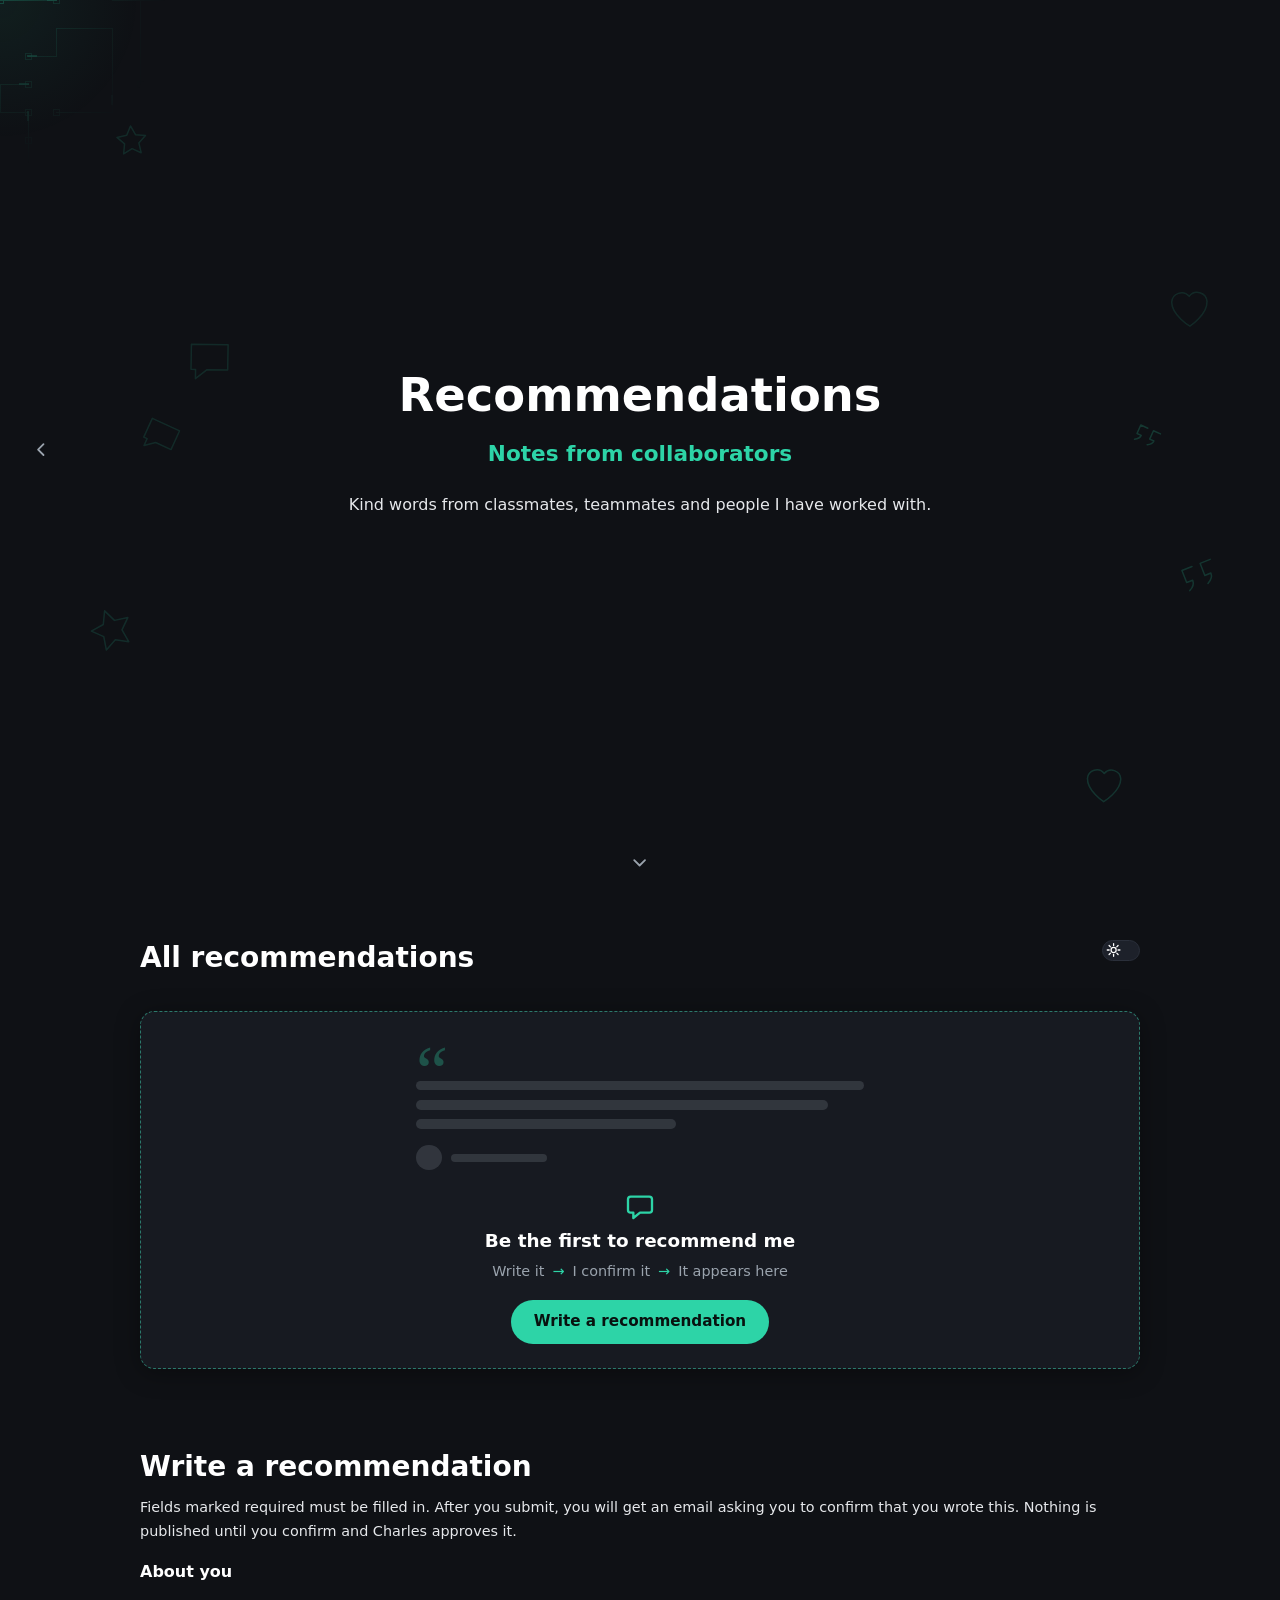
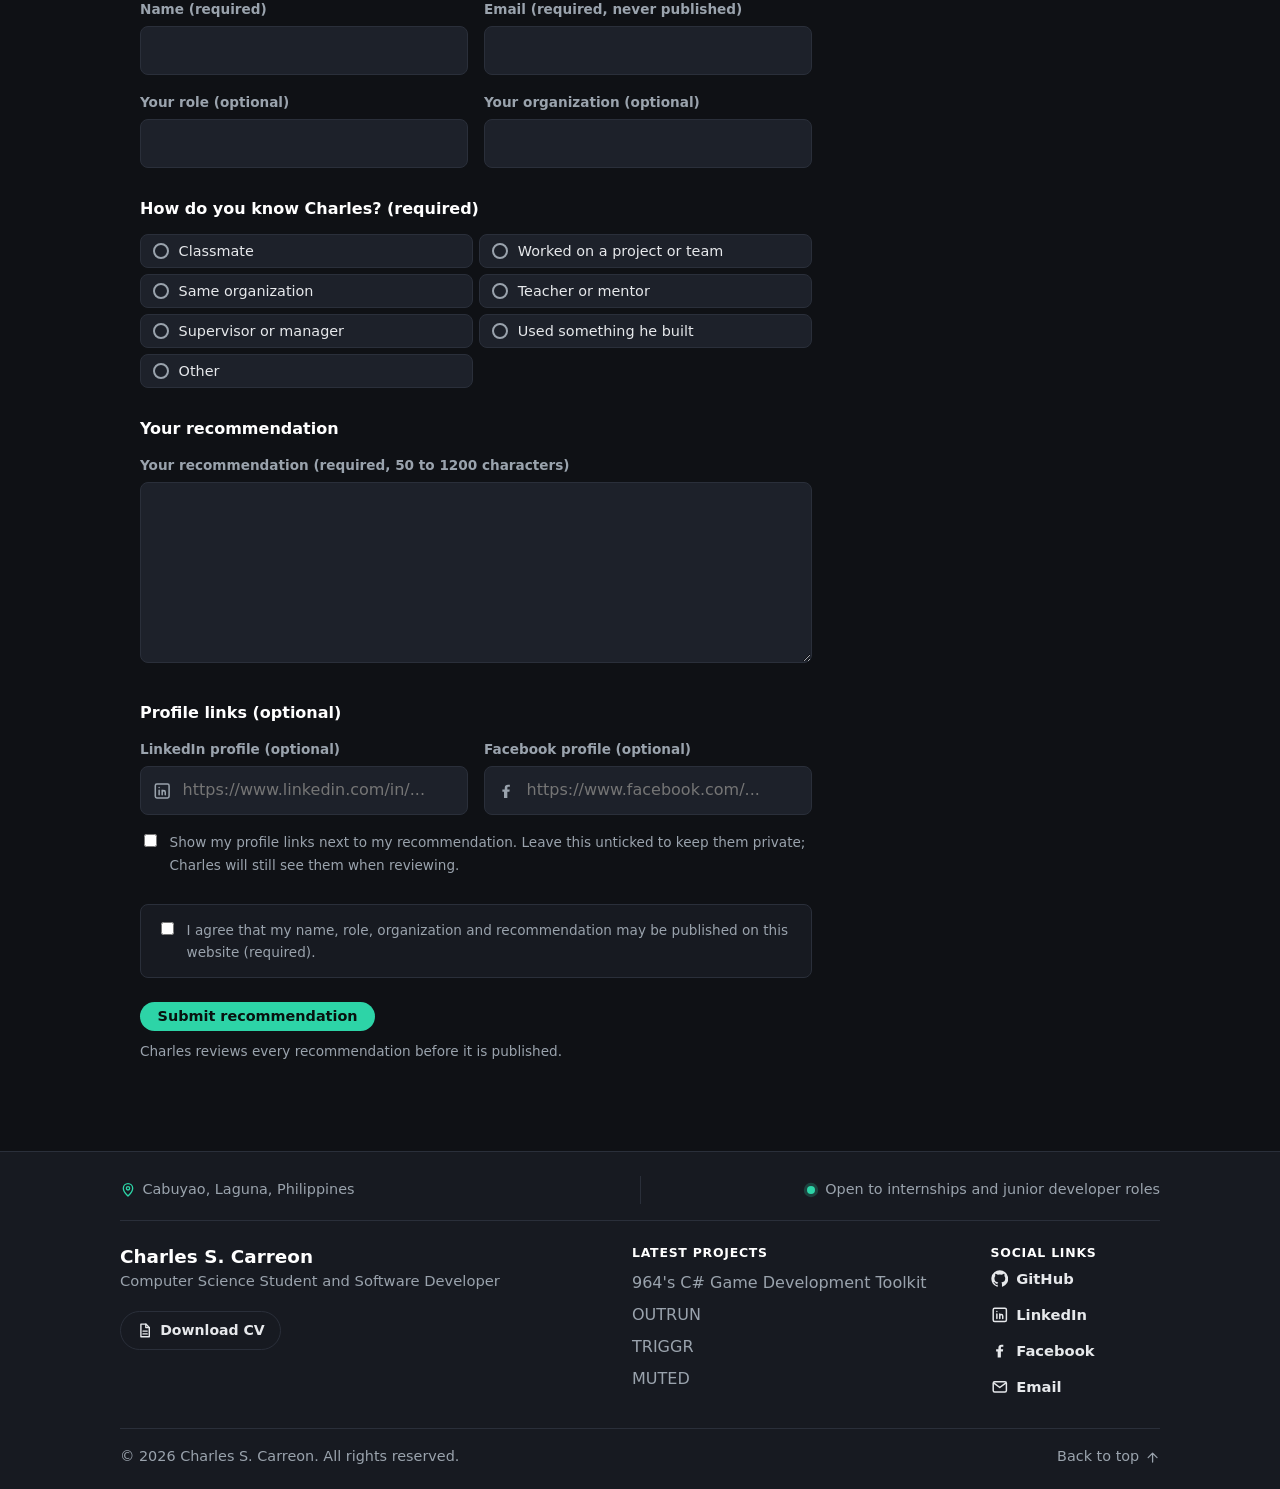
<file: recommendations.template.html>
<!DOCTYPE html>
<html lang="en" data-theme="dark" class="no-js home recommendations">
<head>
    <meta charset="utf-8">
    <meta name="viewport" content="width=device-width, initial-scale=1">
    <title>Charles S. Carreon | Recommendations</title>
    <meta name="description" content="Recommendations for Charles S. Carreon from classmates, teammates and people he has worked with. Read them, or write one.">
    <meta name="author" content="Charles S. Carreon">
    <meta name="robots" content="index, follow">
    <meta name="theme-color" content="#0f1115">
    <link rel="icon" type="image/png" sizes="32x32" href="favicon-32.png">
    <link rel="icon" type="image/svg+xml" sizes="any" href="favicon.svg">
    <link rel="apple-touch-icon" href="apple-touch-icon.png">
    <link rel="canonical" href="https://charlescarreon.dev/recommendations">
    <!-- Apply a saved theme before first paint so light-theme visitors don't
         see a dark flash. Mirrors the storage key in script.js; without JS the
         page keeps the dark default set on the html element above. -->
    <script src="theme-init.js"></script>
    <!-- Tells the stylesheet which way the page transition moves; see transitions.js. -->
    <script src="transitions.js"></script>
    <!-- No-CSS fallback, only relevant when styles.css fails to load. -->
    <style>
        main { max-width: 56rem; margin: 0 auto; padding: 0 1rem 1rem; }
        h1, h2, h3 { line-height: 1.25; margin: 1.5rem 0 0.5rem; }
        p { margin: 0.75rem 0; }
        img, iframe { max-width: 100%; }
    </style>
    <link rel="stylesheet" href="styles.css">

    <!-- Open Graph -->
    <meta property="og:type" content="website">
    <meta property="og:title" content="Charles S. Carreon | Recommendations">
    <meta property="og:description" content="Recommendations for Charles S. Carreon from classmates, teammates and people he has worked with. Read them, or write one.">
    <meta property="og:url" content="https://charlescarreon.dev/recommendations">
    <meta property="og:image" content="https://charlescarreon.dev/images/social-preview.png">
    <meta property="og:image:type" content="image/png">
    <meta property="og:image:width" content="1200">
    <meta property="og:image:height" content="630">
    <meta property="og:image:alt" content="Charles S. Carreon, Computer Science Student and Software Developer, next to the portfolio logo: a teal keyboard key with the letter C.">
    <meta property="og:locale" content="en_PH">

    <!-- Twitter Card -->
    <meta name="twitter:card" content="summary_large_image">
    <meta name="twitter:title" content="Charles S. Carreon | Recommendations">
    <meta name="twitter:description" content="Recommendations for Charles S. Carreon from classmates, teammates and people he has worked with. Read them, or write one.">
    <meta name="twitter:image" content="https://charlescarreon.dev/images/social-preview.png">
    <meta name="twitter:image:alt" content="Charles S. Carreon, Computer Science Student and Software Developer, next to the portfolio logo: a teal keyboard key with the letter C.">

    <!-- Structured data for search engines -->
    <script type="application/ld+json">
    {
        "@context": "https://schema.org",
        "@type": "WebPage",
        "name": "Recommendations",
        "description": "Recommendations for Charles Serrano Carreon from classmates, teammates and people he has worked with. Read them, or write one.",
        "url": "https://charlescarreon.dev/recommendations",
        "isPartOf": {
            "@type": "WebSite",
            "@id": "https://charlescarreon.dev/#website",
            "name": "Charles S. Carreon",
            "url": "https://charlescarreon.dev/"
        },
        "about": {
            "@type": "Person",
            "@id": "https://charlescarreon.dev/#person",
            "name": "Charles Serrano Carreon",
            "url": "https://charlescarreon.dev/"
        }
    }
    </script>
</head>
<body>
    <a class="skip-link" href="#main">Skip to main content</a>

    <section class="hero" id="recommendations-hero" aria-label="Recommendations introduction">
        <div class="hero-decor" aria-hidden="true">
            <svg class="hero-decor__defs" width="0" height="0" focusable="false">
                <symbol id="deco-quote" viewBox="0 0 24 24"><path d="M10 7H5v6h3c0 2-1 3-3 4 M19 7h-5v6h3c0 2-1 3-3 4"/></symbol>
                <symbol id="deco-bubble" viewBox="0 0 24 24"><path d="M4 5h16v11H11l-5 4v-4H4z"/></symbol>
                <symbol id="deco-heart" viewBox="0 0 24 24"><path d="M12 20s-8-5-8-11a4.5 4.5 0 0 1 8-2.5A4.5 4.5 0 0 1 20 9c0 6-8 11-8 11z"/></symbol>
                <symbol id="deco-star" viewBox="0 0 24 24"><path d="M12 3l2.7 5.6 6.1.9-4.4 4.3 1 6.1L12 17l-5.4 2.9 1-6.1-4.4-4.3 6.1-.9z"/></symbol>
            </svg>
            <span class="deco deco--1"><svg viewBox="0 0 24 24" focusable="false"><use href="#deco-quote"/></svg></span>
            <span class="deco deco--2"><svg viewBox="0 0 24 24" focusable="false"><use href="#deco-bubble"/></svg></span>
            <span class="deco deco--3"><svg viewBox="0 0 24 24" focusable="false"><use href="#deco-heart"/></svg></span>
            <span class="deco deco--4"><svg viewBox="0 0 24 24" focusable="false"><use href="#deco-star"/></svg></span>
            <span class="deco deco--5"><svg viewBox="0 0 24 24" focusable="false"><use href="#deco-heart"/></svg></span>
            <span class="deco deco--6"><svg viewBox="0 0 24 24" focusable="false"><use href="#deco-star"/></svg></span>
            <span class="deco deco--7"><svg viewBox="0 0 24 24" focusable="false"><use href="#deco-quote"/></svg></span>
            <span class="deco deco--8"><svg viewBox="0 0 24 24" focusable="false"><use href="#deco-bubble"/></svg></span>
        </div>
        <a class="scroll-cue scroll-cue--back" href="/#recommendations" aria-label="Back to Home">
            <span class="scroll-cue__bob" aria-hidden="true">
                <svg viewBox="0 0 24 24" focusable="false">
                    <path d="M15 6l-6 6 6 6" fill="none" stroke="currentColor" stroke-width="2"
                        stroke-linecap="round" stroke-linejoin="round"/>
                </svg>
            </span>
            <span class="scroll-cue__label" aria-hidden="true">Back to Home</span>
        </a>
        <h1>Recommendations</h1>
        <p class="tagline">Notes from collaborators</p>
        <p>Kind words from classmates, teammates and people I have worked with.</p>
        <a class="scroll-cue scroll-cue--down" href="#main" aria-label="Scroll to recommendations">
            <svg viewBox="0 0 24 24" aria-hidden="true" focusable="false">
                <path d="M6 9l6 6 6-6" fill="none" stroke="currentColor" stroke-width="2"
                    stroke-linecap="round" stroke-linejoin="round"/>
            </svg>
        </a>
    </section>

    <main id="main" tabindex="-1">
        <section class="experience-head">
            <div class="experience-head__copy">
                <h2>All recommendations</h2>
            </div>
            <button type="button" class="theme-switch" data-theme-toggle aria-label="Switch between dark and light theme">
                <svg class="theme-icon theme-icon--sun" viewBox="0 0 24 24" aria-hidden="true" focusable="false">
                    <circle cx="12" cy="12" r="4" fill="none" stroke="currentColor" stroke-width="2"/>
                    <g stroke="currentColor" stroke-width="2" stroke-linecap="round">
                        <line x1="12" y1="2" x2="12" y2="5"/>
                        <line x1="12" y1="19" x2="12" y2="22"/>
                        <line x1="2" y1="12" x2="5" y2="12"/>
                        <line x1="19" y1="12" x2="22" y2="12"/>
                        <line x1="4.9" y1="4.9" x2="7" y2="7"/>
                        <line x1="17" y1="17" x2="19.1" y2="19.1"/>
                        <line x1="4.9" y1="19.1" x2="7" y2="17"/>
                        <line x1="17" y1="7" x2="19.1" y2="4.9"/>
                    </g>
                </svg>
                <svg class="theme-icon theme-icon--moon" viewBox="0 0 24 24" aria-hidden="true" focusable="false">
                    <path fill="none" stroke="currentColor" stroke-width="2" stroke-linecap="round" stroke-linejoin="round"
                        d="M21 12.8A9 9 0 1 1 11.2 3a7 7 0 0 0 9.8 9.8z"/>
                </svg>
                <span class="visually-hidden">Switch themes</span>
            </button>
        </section>

        <!-- recommendations:list -->
        <section class="section" aria-label="Published recommendations">
            <div class="card recs-ghost">
                <div class="recs-ghost__preview" aria-hidden="true">
                    <span class="recs-ghost__mark">&ldquo;</span>
                    <span class="recs-ghost__line"></span>
                    <span class="recs-ghost__line"></span>
                    <span class="recs-ghost__line"></span>
                    <span class="recs-ghost__author"><span class="recs-ghost__avatar"></span><span class="recs-ghost__name"></span></span>
                </div>
                <div class="recs-ghost__invite">
                    <svg class="recs-ghost__icon" viewBox="0 0 24 24" aria-hidden="true" focusable="false">
                        <path d="M5 5h14a2 2 0 0 1 2 2v8a2 2 0 0 1-2 2h-7l-5 4v-4H5a2 2 0 0 1-2-2V7a2 2 0 0 1 2-2z"
                            fill="none" stroke="currentColor" stroke-width="1.75" stroke-linejoin="round"/>
                    </svg>
                    <h3 class="recs-ghost__title">Be the first to recommend me</h3>
                    <ol class="recs-steps">
                        <li>Write it</li>
                        <li>I confirm it</li>
                        <li>It appears here</li>
                    </ol>
                    <p><a class="btn btn--lg" href="#write">Write a recommendation</a></p>
                </div>
            </div>
        </section>
        <!-- /recommendations:list -->

        <section id="write" class="section" aria-labelledby="write-heading">
            <h2 id="write-heading">Write a recommendation</h2>
            <p id="write-note" class="recommendation-form__note">
                Fields marked required must be filled in. After you submit, you will get an email asking you to
                confirm that you wrote this. Nothing is published until you confirm and Charles approves it.
            </p>
            <form class="recommendation-form" method="post" action="/api/submit" aria-describedby="write-note">
                <fieldset class="recommendation-form__group">
                    <legend>About you</legend>
                    <div class="recommendation-form__row">
                        <div class="recommendation-form__field">
                            <label for="recommendation-name">Name (required)</label>
                            <input id="recommendation-name" name="name" type="text" autocomplete="name" maxlength="80" required>
                        </div>
                        <div class="recommendation-form__field">
                            <label for="recommendation-email">Email (required, never published)</label>
                            <input id="recommendation-email" name="email" type="email" autocomplete="email" maxlength="254" required>
                        </div>
                    </div>
                    <div class="recommendation-form__row">
                        <div class="recommendation-form__field">
                            <label for="recommendation-role">Your role (optional)</label>
                            <input id="recommendation-role" name="role" type="text" maxlength="80">
                        </div>
                        <div class="recommendation-form__field">
                            <label for="recommendation-organization">Your organization (optional)</label>
                            <input id="recommendation-organization" name="organization" type="text" maxlength="100">
                        </div>
                    </div>
                </fieldset>
                <fieldset class="recommendation-form__group">
                    <legend>How do you know Charles? (required)</legend>
                    <div class="recommendation-form__chips">
                        <label class="recommendation-form__chip"><input type="radio" name="relationship" value="classmate" required><span>Classmate</span></label>
                        <label class="recommendation-form__chip"><input type="radio" name="relationship" value="project" required><span>Worked on a project or team</span></label>
                        <label class="recommendation-form__chip"><input type="radio" name="relationship" value="organization" required><span>Same organization</span></label>
                        <label class="recommendation-form__chip"><input type="radio" name="relationship" value="mentor" required><span>Teacher or mentor</span></label>
                        <label class="recommendation-form__chip"><input type="radio" name="relationship" value="supervisor" required><span>Supervisor or manager</span></label>
                        <label class="recommendation-form__chip"><input type="radio" name="relationship" value="user" required><span>Used something he built</span></label>
                        <label class="recommendation-form__chip"><input type="radio" name="relationship" value="other" required><span>Other</span></label>
                    </div>
                </fieldset>
                <fieldset class="recommendation-form__group">
                    <legend>Your recommendation</legend>
                    <div class="recommendation-form__field">
                        <label for="recommendation-message">Your recommendation (required, 50 to 1200 characters)</label>
                        <textarea id="recommendation-message" name="message" rows="6" minlength="50" maxlength="1200" required></textarea>
                    </div>
                </fieldset>
                <fieldset class="recommendation-form__group">
                    <legend>Profile links (optional)</legend>
                    <div class="recommendation-form__row">
                        <div class="recommendation-form__field">
                            <label for="recommendation-linkedin">LinkedIn profile (optional)</label>
                            <div class="recommendation-form__icon-input">
                                <svg class="recommendation-form__icon" viewBox="0 0 24 24" aria-hidden="true" focusable="false"> <rect x="3" y="3" width="18" height="18" rx="2" fill="none" stroke="currentColor" stroke-width="2"/> <path d="M8 11v6M8 7.5v.01M12 17v-6M12 13.5a2 2 0 0 1 4 0V17" fill="none" stroke="currentColor" stroke-width="2" stroke-linecap="round"/> </svg>
                                <input id="recommendation-linkedin" name="linkedin" type="url" inputmode="url" maxlength="200" placeholder="https://www.linkedin.com/in/...">
                            </div>
                        </div>
                        <div class="recommendation-form__field">
                            <label for="recommendation-facebook">Facebook profile (optional)</label>
                            <div class="recommendation-form__icon-input">
                                <svg class="recommendation-form__icon" viewBox="0 0 24 24" aria-hidden="true" focusable="false"> <path fill="currentColor" d="M13.5 21v-8h2.7l.4-3h-3.1V8.1c0-.9.3-1.5 1.6-1.5h1.7V3.9c-.3 0-1.3-.1-2.5-.1-2.5 0-4.2 1.5-4.2 4.3V10H7v3h2.1v8h4.4z"/> </svg>
                                <input id="recommendation-facebook" name="facebook" type="url" inputmode="url" maxlength="200" placeholder="https://www.facebook.com/...">
                            </div>
                        </div>
                    </div>
                    <div class="recommendation-form__field recommendation-form__check">
                        <input id="recommendation-show-links" name="show_links" type="checkbox">
                        <label for="recommendation-show-links">Show my profile links next to my recommendation. Leave this unticked to keep them private; Charles will still see them when reviewing.</label>
                    </div>
                </fieldset>
                <div class="recommendation-form__field recommendation-form__check recommendation-form__consent">
                    <input id="recommendation-consent" name="consent" type="checkbox" required>
                    <label for="recommendation-consent">I agree that my name, role, organization and recommendation may be published on this website (required).</label>
                </div>
                <input type="hidden" name="ts" value="">
                <div class="visually-hidden" aria-hidden="true">
                    <label for="recommendation-website">Leave this field empty</label>
                    <input id="recommendation-website" name="website" type="text" tabindex="-1" autocomplete="off">
                </div>
                <div class="recommendation-form__actions">
                    <button type="submit" class="btn recommendation-form__submit">Submit recommendation</button>
                    <p class="recommendation-form__hint">Charles reviews every recommendation before it is published.</p>
                </div>
            </form>
        </section>
    </main>

    <footer class="site-footer">
        <h2 class="visually-hidden">Contact</h2>
        <div class="site-footer__inner">
            <div class="footer-strip">
                <p class="footer-location"><a class="footer-location__link" href="https://www.google.com/maps/search/?api=1&amp;query=Cabuyao%2C+Laguna%2C+Philippines" target="_blank" rel="noreferrer"><svg viewBox="0 0 24 24" aria-hidden="true" focusable="false"><path d="M12 21s-7-6.2-7-11.5A7 7 0 0 1 19 9.5C19 14.8 12 21 12 21z" fill="none" stroke="currentColor" stroke-width="2" stroke-linejoin="round"/><circle cx="12" cy="9.5" r="2.5" fill="none" stroke="currentColor" stroke-width="2"/></svg>Cabuyao, Laguna, Philippines<span class="visually-hidden"> on Google Maps (opens in a new tab)</span></a></p>
                <p class="footer-status"><span class="footer-status__dot" aria-hidden="true"></span>Open to internships and junior developer roles</p>
            </div>
            <div class="footer-main">
                <div class="footer-id">
                    <p class="footer-name">Charles S. Carreon</p>
                    <p class="footer-tagline">Computer Science Student and Software Developer</p>
                    <p class="footer-cv">
                        <a class="footer-cv__link" href="/carreon-charles-cv.pdf" target="_blank" rel="noreferrer" aria-label="Download CV (PDF, opens in a new tab)">
                            <svg viewBox="0 0 24 24" aria-hidden="true" focusable="false">
                                <path d="M7 3h7l5 5v13H7z" fill="none" stroke="currentColor" stroke-width="2" stroke-linejoin="round"/>
                                <path d="M14 3v5h5M10 13h6M10 17h6" fill="none" stroke="currentColor" stroke-width="2" stroke-linecap="round" stroke-linejoin="round"/>
                            </svg>
                            <span>Download CV</span>
                        </a>
                    </p>
                </div>
                <nav class="footer-projects" aria-label="Latest projects">
                    <h3>Latest projects</h3>
                    <ul>
                        <li><a href="/projects#toolkit-detail">964's C# Game Development Toolkit</a></li>
                        <li><a href="/projects#outrun-detail">OUTRUN</a></li>
                        <li><a href="/projects#triggr-detail">TRIGGR</a></li>
                        <li><a href="/projects#muted-detail">MUTED</a></li>
                    </ul>
                </nav>
                <address class="footer-socials">
                    <h3>Social links</h3>
                        <ul class="footer-social">
                        <li>
                            <a class="footer-social__link" href="https://github.com/charlesscarreon" target="_blank" rel="noreferrer" data-handle="charlesscarreon" aria-label="GitHub: charlesscarreon">
                                <svg viewBox="0 0 24 24" aria-hidden="true" focusable="false"> <path fill="currentColor" d="M12 .5a11.5 11.5 0 0 0-3.64 22.41c.58.11.79-.25.79-.56v-2.2c-3.2.7-3.88-1.36-3.88-1.36-.53-1.34-1.29-1.7-1.29-1.7-1.05-.72.08-.7.08-.7 1.16.08 1.77 1.19 1.77 1.19 1.03 1.77 2.7 1.26 3.36.96.1-.75.4-1.26.73-1.55-2.55-.29-5.23-1.28-5.23-5.67 0-1.25.45-2.28 1.19-3.08-.12-.29-.52-1.46.11-3.04 0 0 .97-.31 3.18 1.18a11 11 0 0 1 5.79 0c2.2-1.49 3.17-1.18 3.17-1.18.63 1.58.23 2.75.12 3.04.74.8 1.18 1.83 1.18 3.08 0 4.4-2.69 5.37-5.25 5.66.41.36.78 1.06.78 2.14v3.17c0 .31.21.67.8.56A11.5 11.5 0 0 0 12 .5z"/> </svg>
                                <span class="footer-social__site">GitHub</span>
                            </a>
                        </li>
                        <li>
                            <a class="footer-social__link" href="https://www.linkedin.com/in/charlesscarreon/" target="_blank" rel="noreferrer" data-handle="charlesscarreon" aria-label="LinkedIn: charlesscarreon">
                                <svg viewBox="0 0 24 24" aria-hidden="true" focusable="false"> <rect x="3" y="3" width="18" height="18" rx="2" fill="none" stroke="currentColor" stroke-width="2"/> <path d="M8 11v6M8 7.5v.01M12 17v-6M12 13.5a2 2 0 0 1 4 0V17" fill="none" stroke="currentColor" stroke-width="2" stroke-linecap="round"/> </svg>
                                <span class="footer-social__site">LinkedIn</span>
                            </a>
                        </li>
                        <li>
                            <a class="footer-social__link" href="https://www.facebook.com/csharlec" target="_blank" rel="noreferrer" data-handle="csharlec" aria-label="Facebook: csharlec">
                                <svg viewBox="0 0 24 24" aria-hidden="true" focusable="false"> <path fill="currentColor" d="M13.5 21v-8h2.7l.4-3h-3.1V8.1c0-.9.3-1.5 1.6-1.5h1.7V3.9c-.3 0-1.3-.1-2.5-.1-2.5 0-4.2 1.5-4.2 4.3V10H7v3h2.1v8h4.4z"/> </svg>
                                <span class="footer-social__site">Facebook</span>
                            </a>
                        </li>
                        <li>
                            <a class="footer-social__link" href="mailto:charlesserranocarreon@gmail.com" data-handle="charlesserranocarreon@gmail.com" aria-label="Email: charlesserranocarreon@gmail.com">
                                <svg viewBox="0 0 24 24" aria-hidden="true" focusable="false"> <rect x="3" y="5" width="18" height="14" rx="2" fill="none" stroke="currentColor" stroke-width="2"/> <path d="M4 7l8 6 8-6" fill="none" stroke="currentColor" stroke-width="2" stroke-linecap="round" stroke-linejoin="round"/> </svg>
                                <span class="footer-social__site">Email</span>
                            </a>
                        </li>
                        </ul>
                </address>
            </div>
            <div class="footer-bottom">
                <p>&copy; 2026 Charles S. Carreon. All rights reserved.</p>
                <a class="footer-top" href="#">Back to top<svg viewBox="0 0 24 24" aria-hidden="true" focusable="false"><path d="M12 19V5M5 12l7-7 7 7" fill="none" stroke="currentColor" stroke-width="2" stroke-linecap="round" stroke-linejoin="round"/></svg></a>
            </div>
        </div>
    </footer>

    <script src="script.js" defer></script>
</body>

</html>
</file>
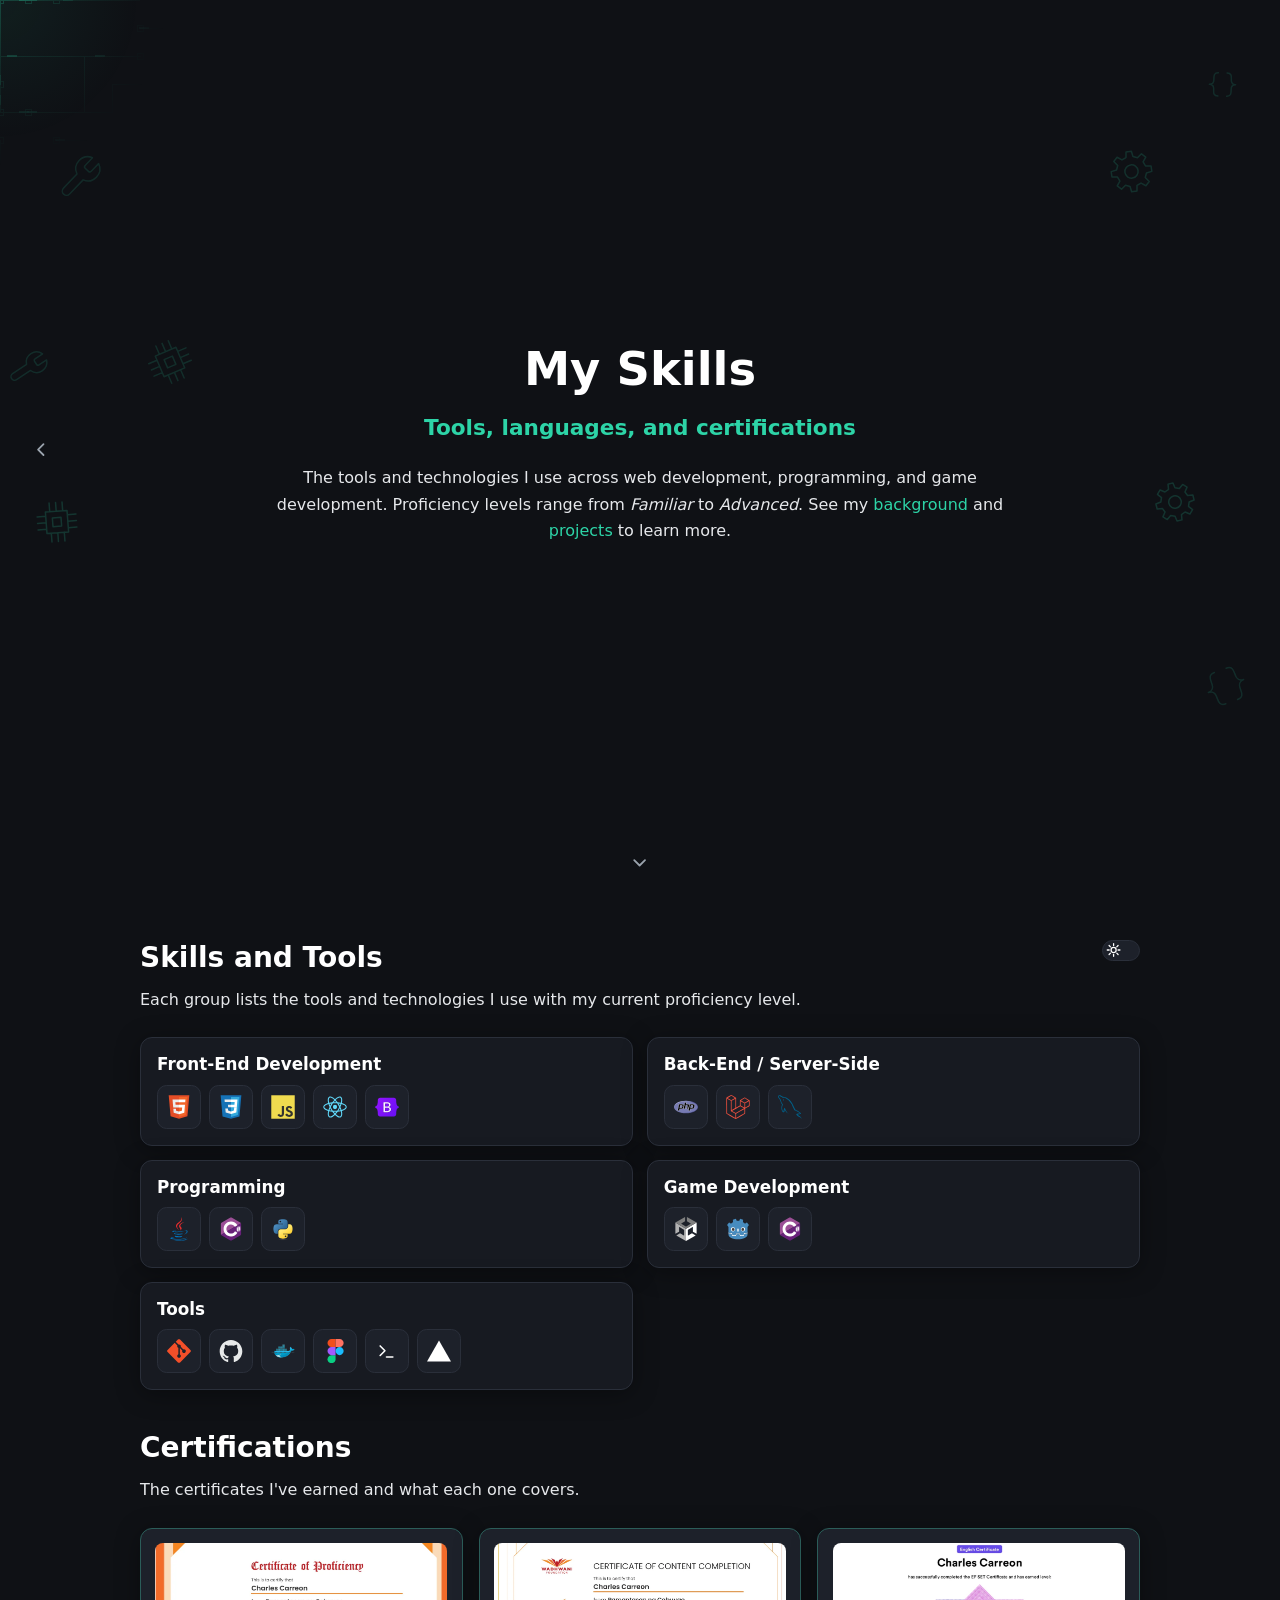
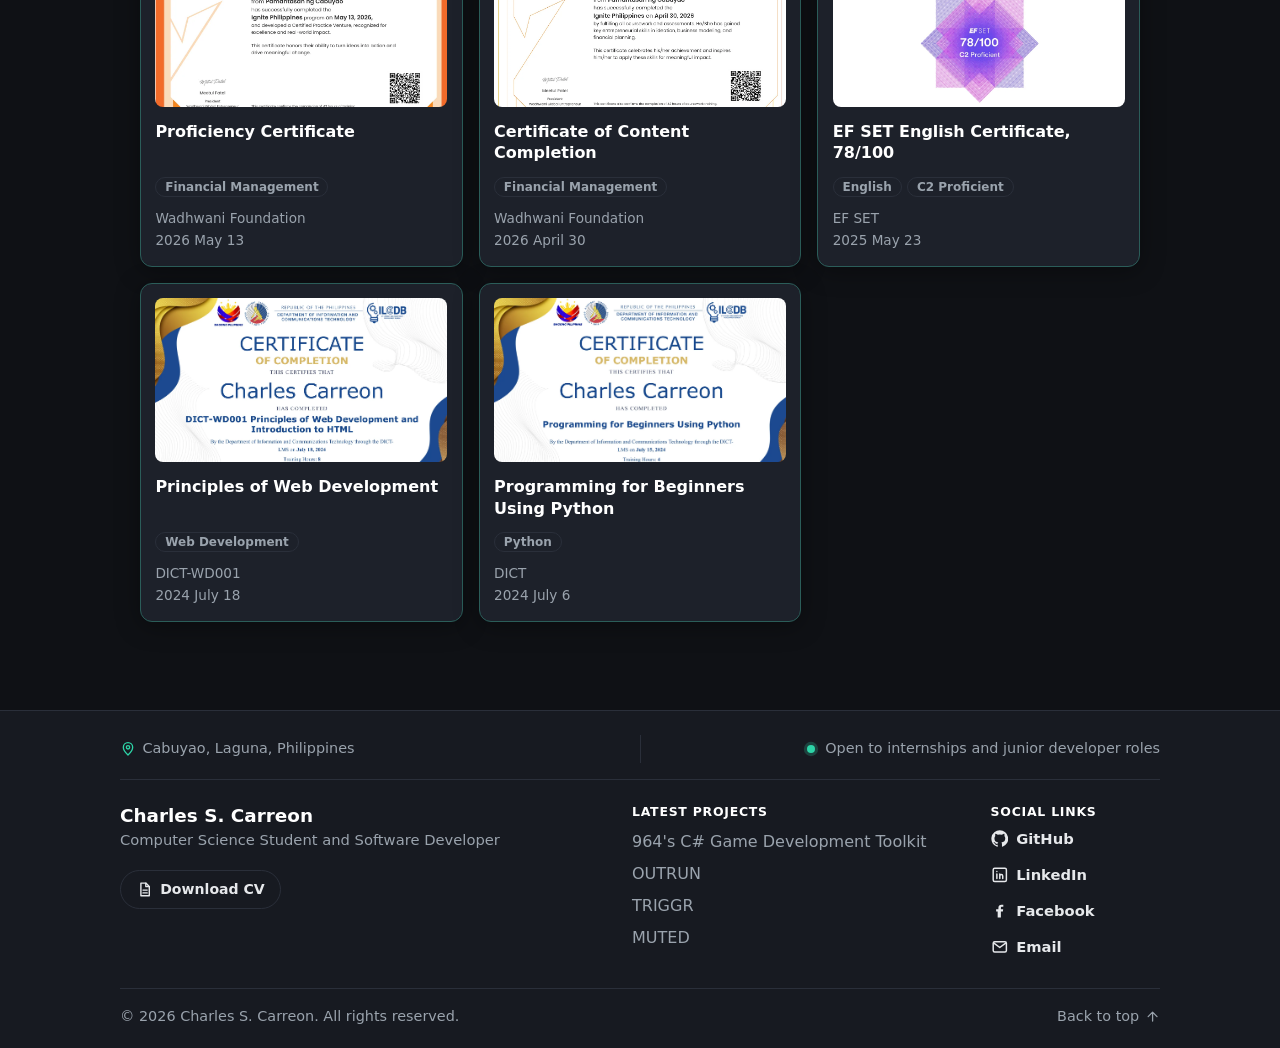
<file: skills.html>
<!DOCTYPE html>
<html lang="en" data-theme="dark" class="no-js home skills">
<head>
    <meta charset="utf-8">
    <meta name="viewport" content="width=device-width, initial-scale=1">
    <title>Charles S. Carreon | Skills &amp; Tools</title>
    <meta name="description" content="Skills and tools of Charles Serrano Carreon, a Computer Science student at Pamantasan ng Cabuyao: front-end development, back-end development, programming, game development, and developer tools.">
    <meta name="author" content="Charles S. Carreon">
    <meta name="robots" content="index, follow">
    <meta name="theme-color" content="#0f1115">
    <link rel="icon" type="image/png" sizes="32x32" href="favicon-32.png">
    <link rel="icon" type="image/svg+xml" sizes="any" href="favicon.svg">
    <link rel="apple-touch-icon" href="apple-touch-icon.png">
    <link rel="canonical" href="https://charlescarreon.dev/skills">
    <!-- Apply a saved theme before first paint so light-theme visitors don't
         see a dark flash. Mirrors the storage key in script.js; without JS the
         page keeps the dark default set on the html element above. -->
    <script src="theme-init.js"></script>
    <!-- Tells the stylesheet which way the page transition moves; see transitions.js. -->
    <script src="transitions.js"></script>
    <!-- Color-agnostic no-CSS fallback (only matters when styles.css fails to
         load). No colors or CSS custom properties, so it survives an empty
         stylesheet. Every selector below is redefined by styles.css, which is
         linked right after this, so nothing here leaks into the styled page. -->
    <style>
        main { max-width: 56rem; margin: 0 auto; padding: 0 1rem 1rem; }
        h1, h2, h3 { line-height: 1.25; margin: 1.5rem 0 0.5rem; }
        p { margin: 0.75rem 0; }
        img, iframe { max-width: 100%; }
    </style>
    <link rel="stylesheet" href="styles.css">

    <!--
        SOCIAL SHARE IMAGE: one shared 1200x630 card (images/social-preview.png) for
        every page. To change it, update og:image and twitter:image (and the alt
        text) together. The URL must be absolute.
    -->

    <!-- Open Graph -->
    <meta property="og:type" content="website">
    <meta property="og:title" content="Charles S. Carreon | Skills &amp; Tools">
    <meta property="og:description" content="Front-end, back-end, programming, game development, and tool skills of Charles Serrano Carreon.">
    <meta property="og:url" content="https://charlescarreon.dev/skills">
    <meta property="og:image" content="https://charlescarreon.dev/images/social-preview.png">
    <meta property="og:image:type" content="image/png">
    <meta property="og:image:width" content="1200">
    <meta property="og:image:height" content="630">
    <meta property="og:image:alt" content="Charles S. Carreon, Computer Science Student and Software Developer, next to the portfolio logo: a teal keyboard key with the letter C.">
    <meta property="og:locale" content="en_PH">

    <!-- Twitter Card -->
    <meta name="twitter:card" content="summary_large_image">
    <meta name="twitter:title" content="Charles S. Carreon | Skills &amp; Tools">
    <meta name="twitter:description" content="Front-end, back-end, programming, game development, and tool skills of Charles Serrano Carreon.">
    <meta name="twitter:image" content="https://charlescarreon.dev/images/social-preview.png">
    <meta name="twitter:image:alt" content="Charles S. Carreon, Computer Science Student and Software Developer, next to the portfolio logo: a teal keyboard key with the letter C.">

    <!-- Structured data for search engines and AI assistants -->
    <script type="application/ld+json">
    {
        "@context": "https://schema.org",
        "@type": "ItemList",
        "name": "Skills and tools of Charles Serrano Carreon",
        "description": "The front-end, back-end, programming, game development, and developer tool skills of Charles Serrano Carreon.",
        "itemListElement": [
            { "@type": "ListItem", "position": 1, "item": { "@type": "Thing", "name": "HTML", "description": "Proficient" } },
            { "@type": "ListItem", "position": 2, "item": { "@type": "Thing", "name": "CSS", "description": "Proficient" } },
            { "@type": "ListItem", "position": 3, "item": { "@type": "Thing", "name": "JavaScript", "description": "Proficient" } },
            { "@type": "ListItem", "position": 4, "item": { "@type": "Thing", "name": "React.js", "description": "Familiar" } },
            { "@type": "ListItem", "position": 5, "item": { "@type": "Thing", "name": "Bootstrap", "description": "Familiar" } },
            { "@type": "ListItem", "position": 6, "item": { "@type": "Thing", "name": "PHP", "description": "Familiar" } },
            { "@type": "ListItem", "position": 7, "item": { "@type": "Thing", "name": "Laravel (PHP)", "description": "Familiar" } },
            { "@type": "ListItem", "position": 8, "item": { "@type": "Thing", "name": "MySQL", "description": "Familiar" } },
            { "@type": "ListItem", "position": 9, "item": { "@type": "Thing", "name": "Java", "description": "Advanced" } },
            { "@type": "ListItem", "position": 10, "item": { "@type": "Thing", "name": "C#", "description": "Proficient" } },
            { "@type": "ListItem", "position": 11, "item": { "@type": "Thing", "name": "Python", "description": "Familiar" } },
            { "@type": "ListItem", "position": 12, "item": { "@type": "Thing", "name": "Unity Engine", "description": "Proficient" } },
            { "@type": "ListItem", "position": 13, "item": { "@type": "Thing", "name": "Godot Engine", "description": "Familiar" } },
            { "@type": "ListItem", "position": 14, "item": { "@type": "Thing", "name": "C# Game Scripting", "description": "Proficient" } },
            { "@type": "ListItem", "position": 15, "item": { "@type": "Thing", "name": "Git", "description": "Proficient" } },
            { "@type": "ListItem", "position": 16, "item": { "@type": "Thing", "name": "GitHub", "description": "Proficient" } },
            { "@type": "ListItem", "position": 17, "item": { "@type": "Thing", "name": "Docker Desktop", "description": "Familiar" } },
            { "@type": "ListItem", "position": 18, "item": { "@type": "Thing", "name": "Figma", "description": "Familiar" } },
            { "@type": "ListItem", "position": 19, "item": { "@type": "Thing", "name": "Command Line Interface (CLI)", "description": "Proficient" } },
            { "@type": "ListItem", "position": 20, "item": { "@type": "Thing", "name": "Vercel", "description": "Familiar" } }
        ]
    }
    </script>
</head>
<body>
    <a class="skip-link" href="#main">Skip to main content</a>

    <section class="hero" id="skills-hero" aria-label="Skills introduction">
        <div class="hero-decor" aria-hidden="true">
            <svg class="hero-decor__defs" width="0" height="0" focusable="false">
                <symbol id="deco-wrench" viewBox="0 0 24 24"><path d="M14.7 6.3a1 1 0 0 0 0 1.4l1.6 1.6a1 1 0 0 0 1.4 0l3.77-3.77a6 6 0 0 1-7.94 7.94l-6.91 6.91a2.12 2.12 0 0 1-3-3l6.91-6.91a6 6 0 0 1 7.94-7.94l-3.76 3.76z"/></symbol>
                <symbol id="deco-gear" viewBox="0 0 24 24"><path d="M10.41 5.39 L10.78 2.88 L13.22 2.88 L13.59 5.39 L15.55 6.20 L17.58 4.69 L19.31 6.42 L17.80 8.45 L18.61 10.41 L21.12 10.78 L21.12 13.22 L18.61 13.59 L17.80 15.55 L19.31 17.58 L17.58 19.31 L15.55 17.80 L13.59 18.61 L13.22 21.12 L10.78 21.12 L10.41 18.61 L8.45 17.80 L6.42 19.31 L4.69 17.58 L6.20 15.55 L5.39 13.59 L2.88 13.22 L2.88 10.78 L5.39 10.41 L6.20 8.45 L4.69 6.42 L6.42 4.69 L8.45 6.20 Z M15 12a3 3 0 1 0-6 0 3 3 0 0 0 6 0z"/></symbol>
                <symbol id="deco-chip" viewBox="0 0 24 24"><path d="M7 7h10v10H7z M10 10h4v4h-4z M9 3v4 M12 3v4 M15 3v4 M9 17v4 M12 17v4 M15 17v4 M3 9h4 M3 12h4 M3 15h4 M17 9h4 M17 12h4 M17 15h4"/></symbol>
                <symbol id="deco-braces" viewBox="0 0 24 24"><path d="M9 4C6 4 6 6 6 8v1c0 1.5-1 3-3 3 2 0 3 1.5 3 3v1c0 2 0 4 3 4 M15 4c3 0 3 2 3 4v1c0 1.5 1 3 3 3-2 0-3 1.5-3 3v1c0 2 0 4-3 4"/></symbol>
            </svg>
            <span class="deco deco--1"><svg viewBox="0 0 24 24" focusable="false"><use href="#deco-wrench"/></svg></span>
            <span class="deco deco--2"><svg viewBox="0 0 24 24" focusable="false"><use href="#deco-gear"/></svg></span>
            <span class="deco deco--3"><svg viewBox="0 0 24 24" focusable="false"><use href="#deco-chip"/></svg></span>
            <span class="deco deco--4"><svg viewBox="0 0 24 24" focusable="false"><use href="#deco-braces"/></svg></span>
            <span class="deco deco--5"><svg viewBox="0 0 24 24" focusable="false"><use href="#deco-chip"/></svg></span>
            <span class="deco deco--6"><svg viewBox="0 0 24 24" focusable="false"><use href="#deco-braces"/></svg></span>
            <span class="deco deco--7"><svg viewBox="0 0 24 24" focusable="false"><use href="#deco-wrench"/></svg></span>
            <span class="deco deco--8"><svg viewBox="0 0 24 24" focusable="false"><use href="#deco-gear"/></svg></span>
        </div>
        <a class="scroll-cue scroll-cue--back" href="/#skills" aria-label="Back to Home">
            <span class="scroll-cue__bob" aria-hidden="true">
                <svg viewBox="0 0 24 24" focusable="false">
                    <path d="M15 6l-6 6 6 6" fill="none" stroke="currentColor" stroke-width="2"
                        stroke-linecap="round" stroke-linejoin="round"/>
                </svg>
            </span>
            <span class="scroll-cue__label" aria-hidden="true">Back to Home</span>
        </a>
        <h1>My Skills</h1>
        <p class="tagline">Tools, languages, and certifications</p>
        <p>
            The tools and technologies I use across web development, programming, and game development.
            Proficiency levels range from <em>Familiar</em> to <em>Advanced</em>. See my
            <a href="/">background</a> and <a href="/projects">projects</a> to learn more.
        </p>
        <a class="scroll-cue scroll-cue--down" href="#main" aria-label="Scroll to skills">
            <svg viewBox="0 0 24 24" aria-hidden="true" focusable="false">
                <path d="M6 9l6 6 6-6" fill="none" stroke="currentColor" stroke-width="2"
                    stroke-linecap="round" stroke-linejoin="round"/>
            </svg>
        </a>
    </section>

    <main id="main" tabindex="-1">
        <section class="skills-head">
            <div class="skills-head__copy">
                <h2>Skills and Tools</h2>
                <p>Each group lists the tools and technologies I use with my current proficiency level.</p>
            </div>
            <button type="button" class="theme-switch" data-theme-toggle aria-label="Switch between dark and light theme">
                <svg class="theme-icon theme-icon--sun" viewBox="0 0 24 24" aria-hidden="true" focusable="false">
                    <circle cx="12" cy="12" r="4" fill="none" stroke="currentColor" stroke-width="2"/>
                    <g stroke="currentColor" stroke-width="2" stroke-linecap="round">
                        <line x1="12" y1="2" x2="12" y2="5"/>
                        <line x1="12" y1="19" x2="12" y2="22"/>
                        <line x1="2" y1="12" x2="5" y2="12"/>
                        <line x1="19" y1="12" x2="22" y2="12"/>
                        <line x1="4.9" y1="4.9" x2="7" y2="7"/>
                        <line x1="17" y1="17" x2="19.1" y2="19.1"/>
                        <line x1="4.9" y1="19.1" x2="7" y2="17"/>
                        <line x1="17" y1="7" x2="19.1" y2="4.9"/>
                    </g>
                </svg>
                <svg class="theme-icon theme-icon--moon" viewBox="0 0 24 24" aria-hidden="true" focusable="false">
                    <path fill="none" stroke="currentColor" stroke-width="2" stroke-linecap="round" stroke-linejoin="round"
                        d="M21 12.8A9 9 0 1 1 11.2 3a7 7 0 0 0 9.8 9.8z"/>
                </svg>
                <span class="visually-hidden">Switch themes</span>
            </button>
        </section>


        <div class="skills-grid">
            <section class="card skill-category skills-card" id="front-end">
                <h2>Front-End Development</h2>
                <ul class="skill-list">
                    <li class="skill-chip skill-chip--html5"><span class="skill-box"><span class="skill-text"><span class="skill-name">HTML</span><span class="skill-meta"><span class="skill-dots skill-dots--proficient" aria-hidden="true"><i></i><i></i><i></i></span><span class="skill-level skill-level--proficient">Proficient</span></span></span></span></li>
                    <li class="skill-chip skill-chip--css3"><span class="skill-box"><span class="skill-text"><span class="skill-name">CSS</span><span class="skill-meta"><span class="skill-dots skill-dots--proficient" aria-hidden="true"><i></i><i></i><i></i></span><span class="skill-level skill-level--proficient">Proficient</span></span></span></span></li>
                    <li class="skill-chip skill-chip--javascript"><span class="skill-box"><span class="skill-text"><span class="skill-name">JavaScript</span><span class="skill-meta"><span class="skill-dots skill-dots--proficient" aria-hidden="true"><i></i><i></i><i></i></span><span class="skill-level skill-level--proficient">Proficient</span></span></span></span></li>
                    <li class="skill-chip skill-chip--react"><span class="skill-box"><span class="skill-text"><span class="skill-name">React.js</span><span class="skill-meta"><span class="skill-dots skill-dots--familiar" aria-hidden="true"><i></i><i></i><i></i></span><span class="skill-level skill-level--familiar">Familiar</span></span></span></span></li>
                    <li class="skill-chip skill-chip--bootstrap"><span class="skill-box"><span class="skill-text"><span class="skill-name">Bootstrap</span><span class="skill-meta"><span class="skill-dots skill-dots--familiar" aria-hidden="true"><i></i><i></i><i></i></span><span class="skill-level skill-level--familiar">Familiar</span></span></span></span></li>
                </ul>
            </section>

            <section class="card skill-category skills-card" id="back-end">
                <h2>Back-End / Server-Side</h2>
                <ul class="skill-list">
                    <li class="skill-chip skill-chip--php"><span class="skill-box"><span class="skill-text"><span class="skill-name">PHP</span><span class="skill-meta"><span class="skill-dots skill-dots--familiar" aria-hidden="true"><i></i><i></i><i></i></span><span class="skill-level skill-level--familiar">Familiar</span></span></span></span></li>
                    <li class="skill-chip skill-chip--laravel"><span class="skill-box"><span class="skill-text"><span class="skill-name">Laravel (PHP)</span><span class="skill-meta"><span class="skill-dots skill-dots--familiar" aria-hidden="true"><i></i><i></i><i></i></span><span class="skill-level skill-level--familiar">Familiar</span></span></span></span></li>
                    <li class="skill-chip skill-chip--mysql"><span class="skill-box"><span class="skill-text"><span class="skill-name">MySQL</span><span class="skill-meta"><span class="skill-dots skill-dots--familiar" aria-hidden="true"><i></i><i></i><i></i></span><span class="skill-level skill-level--familiar">Familiar</span></span></span></span></li>
                </ul>
            </section>

            <section class="card skill-category skills-card" id="programming">
                <h2>Programming</h2>
                <ul class="skill-list">
                    <li class="skill-chip skill-chip--java"><span class="skill-box"><span class="skill-text"><span class="skill-name">Java</span><span class="skill-meta"><span class="skill-dots skill-dots--advanced" aria-hidden="true"><i></i><i></i><i></i></span><span class="skill-level skill-level--advanced">Advanced</span></span></span></span></li>
                    <li class="skill-chip skill-chip--csharp"><span class="skill-box"><span class="skill-text"><span class="skill-name">C#</span><span class="skill-meta"><span class="skill-dots skill-dots--proficient" aria-hidden="true"><i></i><i></i><i></i></span><span class="skill-level skill-level--proficient">Proficient</span></span></span></span></li>
                    <li class="skill-chip skill-chip--python"><span class="skill-box"><span class="skill-text"><span class="skill-name">Python</span><span class="skill-meta"><span class="skill-dots skill-dots--familiar" aria-hidden="true"><i></i><i></i><i></i></span><span class="skill-level skill-level--familiar">Familiar</span></span></span></span></li>
                </ul>
            </section>

            <section class="card skill-category skills-card" id="game-development">
                <h2>Game Development</h2>
                <ul class="skill-list">
                    <li class="skill-chip skill-chip--unity"><span class="skill-box"><span class="skill-text"><span class="skill-name">Unity Engine</span><span class="skill-meta"><span class="skill-dots skill-dots--proficient" aria-hidden="true"><i></i><i></i><i></i></span><span class="skill-level skill-level--proficient">Proficient</span></span></span></span></li>
                    <li class="skill-chip skill-chip--godot"><span class="skill-box"><span class="skill-text"><span class="skill-name">Godot Engine</span><span class="skill-meta"><span class="skill-dots skill-dots--familiar" aria-hidden="true"><i></i><i></i><i></i></span><span class="skill-level skill-level--familiar">Familiar</span></span></span></span></li>
                    <li class="skill-chip skill-chip--csharp"><span class="skill-box"><span class="skill-text"><span class="skill-name">C# Game Scripting</span><span class="skill-meta"><span class="skill-dots skill-dots--proficient" aria-hidden="true"><i></i><i></i><i></i></span><span class="skill-level skill-level--proficient">Proficient</span></span></span></span></li>
                </ul>
            </section>

            <section class="card skill-category skills-card" id="tools">
                <h2>Tools</h2>
                <ul class="skill-list">
                    <li class="skill-chip skill-chip--git"><span class="skill-box"><span class="skill-text"><span class="skill-name">Git</span><span class="skill-meta"><span class="skill-dots skill-dots--proficient" aria-hidden="true"><i></i><i></i><i></i></span><span class="skill-level skill-level--proficient">Proficient</span></span></span></span></li>
                    <li class="skill-chip skill-chip--github"><span class="skill-box"><span class="skill-text"><span class="skill-name">GitHub</span><span class="skill-meta"><span class="skill-dots skill-dots--proficient" aria-hidden="true"><i></i><i></i><i></i></span><span class="skill-level skill-level--proficient">Proficient</span></span></span></span></li>
                    <li class="skill-chip skill-chip--docker"><span class="skill-box"><span class="skill-text"><span class="skill-name">Docker Desktop</span><span class="skill-meta"><span class="skill-dots skill-dots--familiar" aria-hidden="true"><i></i><i></i><i></i></span><span class="skill-level skill-level--familiar">Familiar</span></span></span></span></li>
                    <li class="skill-chip skill-chip--figma"><span class="skill-box"><span class="skill-text"><span class="skill-name">Figma</span><span class="skill-meta"><span class="skill-dots skill-dots--familiar" aria-hidden="true"><i></i><i></i><i></i></span><span class="skill-level skill-level--familiar">Familiar</span></span></span></span></li>
                    <li class="skill-chip skill-chip--cli"><span class="skill-box"><span class="skill-text"><span class="skill-name">Command Line Interface (CLI)</span><span class="skill-meta"><span class="skill-dots skill-dots--proficient" aria-hidden="true"><i></i><i></i><i></i></span><span class="skill-level skill-level--proficient">Proficient</span></span></span></span></li>
                    <li class="skill-chip skill-chip--vercel"><span class="skill-box"><span class="skill-text"><span class="skill-name">Vercel</span><span class="skill-meta"><span class="skill-dots skill-dots--familiar" aria-hidden="true"><i></i><i></i><i></i></span><span class="skill-level skill-level--familiar">Familiar</span></span></span></span></li>
                </ul>
            </section>
        </div>

        <section class="certs-head">
            <div class="certs-head__copy">
                <h2>Certifications</h2>
                <p>The certificates I've earned and what each one covers.</p>
            </div>
        </section>

        <div class="cert-grid" id="certifications">
            <article class="card cert-card">
                <div class="cert-thumb-wrap">
                    <img class="cert-thumb" src="images/certificates/cert-wadhwani-proficiency.webp" width="1088" height="762"
                        alt="Preview of the Proficiency Certificate" loading="lazy" decoding="async">
                </div>
                <h3>Proficiency Certificate</h3>
                <div class="cert-card__footer">
                    <div class="cert-tags">
                        <span class="cert-tag">Financial Management</span>
                    </div>
                    <p class="cert-issuer"><span>Wadhwani Foundation</span> <span>2026 May 13</span></p>
                    <p class="cert-more"><a href="https://web.certificate.wfglobal.org/en/certificate?certificateId=6a04850b8b44bd81aa7138a6" target="_blank"
                        rel="noreferrer">View certificate<span class="visually-hidden">: Proficiency Certificate</span></a></p>
                </div>
            </article>

            <article class="card cert-card">
                <div class="cert-thumb-wrap">
                    <img class="cert-thumb" src="images/certificates/cert-wadhwani-content_completion.webp" width="1097" height="775"
                        alt="Preview of the Certificate of Content Completion" loading="lazy" decoding="async">
                </div>
                <h3>Certificate of Content Completion</h3>
                <div class="cert-card__footer">
                    <div class="cert-tags">
                        <span class="cert-tag">Financial Management</span>
                    </div>
                    <p class="cert-issuer"><span>Wadhwani Foundation</span> <span>2026 April 30</span></p>
                    <p class="cert-more"><a href="https://web.certificate.wfglobal.org/en/certificate?certificateId=69f36a6cb36cdf49a0e65cd6" target="_blank"
                        rel="noreferrer">View certificate<span class="visually-hidden">: Certificate of Content Completion</span></a></p>
                </div>
            </article>

            <article class="card cert-card">
                <div class="cert-thumb-wrap">
                    <img class="cert-thumb" src="images/certificates/cert-efset-2025.webp" width="982" height="675"
                        alt="Preview of the EF SET English Certificate" loading="lazy" decoding="async">
                </div>
                <h3>EF SET English Certificate, 78/100</h3>
                <div class="cert-card__footer">
                    <div class="cert-tags">
                        <span class="cert-tag">English</span>
                        <span class="cert-tag">C2 Proficient</span>
                    </div>
                    <p class="cert-issuer"><span>EF SET</span> <span>2025 May 23</span></p>
                    <p class="cert-more"><a href="https://cert.efset.org/r9hm2w" target="_blank"
                        rel="noreferrer">View certificate<span class="visually-hidden">: EF SET English Certificate, 78/100</span></a></p>
                </div>
            </article>

            <article class="card cert-card">
                <div class="cert-thumb-wrap">
                    <img class="cert-thumb" src="images/certificates/cert-dict-wd001-webdev.webp" width="1386" height="795"
                        alt="Preview of the Principles of Web Development certificate" loading="lazy" decoding="async">
                </div>
                <h3>Principles of Web Development</h3>
                <div class="cert-card__footer">
                    <div class="cert-tags">
                        <span class="cert-tag">Web Development</span>
                    </div>
                    <p class="cert-issuer"><span>DICT-WD001</span> <span>2024 July 18</span></p>
                    <p class="cert-more"><a href="https://courses.buri.io/view/user/certificate/1fe48931-54ce-41f7-97d3-73d42e5f85e1/pdf" target="_blank"
                        rel="noreferrer">View certificate<span class="visually-hidden">: Principles of Web Development</span></a></p>
                </div>
            </article>

            <article class="card cert-card">
                <div class="cert-thumb-wrap">
                    <img class="cert-thumb" src="images/certificates/cert-dict-python.webp" width="1381" height="791"
                        alt="Preview of the Programming for Beginners Using Python certificate" loading="lazy" decoding="async">
                </div>
                <h3>Programming for Beginners Using Python</h3>
                <div class="cert-card__footer">
                    <div class="cert-tags">
                        <span class="cert-tag">Python</span>
                    </div>
                    <p class="cert-issuer"><span>DICT</span> <span>2024 July 6</span></p>
                    <p class="cert-more"><a href="https://courses.buri.io/view/user/certificate/d388ef03-62b6-4aa3-8420-b3363871e914/pdf" target="_blank"
                        rel="noreferrer">View certificate<span class="visually-hidden">: Programming for Beginners Using Python</span></a></p>
                </div>
            </article>
        </div>
    </main>

    <footer class="site-footer">
        <h2 class="visually-hidden">Contact</h2>
        <div class="site-footer__inner">
            <div class="footer-strip">
                <p class="footer-location"><a class="footer-location__link" href="https://www.google.com/maps/search/?api=1&amp;query=Cabuyao%2C+Laguna%2C+Philippines" target="_blank" rel="noreferrer"><svg viewBox="0 0 24 24" aria-hidden="true" focusable="false"><path d="M12 21s-7-6.2-7-11.5A7 7 0 0 1 19 9.5C19 14.8 12 21 12 21z" fill="none" stroke="currentColor" stroke-width="2" stroke-linejoin="round"/><circle cx="12" cy="9.5" r="2.5" fill="none" stroke="currentColor" stroke-width="2"/></svg>Cabuyao, Laguna, Philippines<span class="visually-hidden"> on Google Maps (opens in a new tab)</span></a></p>
                <p class="footer-status"><span class="footer-status__dot" aria-hidden="true"></span>Open to internships and junior developer roles</p>
            </div>
            <div class="footer-main">
                <div class="footer-id">
                    <p class="footer-name">Charles S. Carreon</p>
                    <p class="footer-tagline">Computer Science Student and Software Developer</p>
                    <p class="footer-cv">
                        <a class="footer-cv__link" href="/carreon-charles-cv.pdf" target="_blank" rel="noreferrer" aria-label="Download CV (PDF, opens in a new tab)">
                            <svg viewBox="0 0 24 24" aria-hidden="true" focusable="false">
                                <path d="M7 3h7l5 5v13H7z" fill="none" stroke="currentColor" stroke-width="2" stroke-linejoin="round"/>
                                <path d="M14 3v5h5M10 13h6M10 17h6" fill="none" stroke="currentColor" stroke-width="2" stroke-linecap="round" stroke-linejoin="round"/>
                            </svg>
                            <span>Download CV</span>
                        </a>
                    </p>
                </div>
                <nav class="footer-projects" aria-label="Latest projects">
                    <h3>Latest projects</h3>
                    <ul>
                        <li><a href="/projects#toolkit-detail">964's C# Game Development Toolkit</a></li>
                        <li><a href="/projects#outrun-detail">OUTRUN</a></li>
                        <li><a href="/projects#triggr-detail">TRIGGR</a></li>
                        <li><a href="/projects#muted-detail">MUTED</a></li>
                    </ul>
                </nav>
                <address class="footer-socials">
                    <h3>Social links</h3>
                        <ul class="footer-social">
                        <li>
                            <a class="footer-social__link" href="https://github.com/charlesscarreon" target="_blank" rel="noreferrer" data-handle="charlesscarreon" aria-label="GitHub: charlesscarreon">
                                <svg viewBox="0 0 24 24" aria-hidden="true" focusable="false"> <path fill="currentColor" d="M12 .5a11.5 11.5 0 0 0-3.64 22.41c.58.11.79-.25.79-.56v-2.2c-3.2.7-3.88-1.36-3.88-1.36-.53-1.34-1.29-1.7-1.29-1.7-1.05-.72.08-.7.08-.7 1.16.08 1.77 1.19 1.77 1.19 1.03 1.77 2.7 1.26 3.36.96.1-.75.4-1.26.73-1.55-2.55-.29-5.23-1.28-5.23-5.67 0-1.25.45-2.28 1.19-3.08-.12-.29-.52-1.46.11-3.04 0 0 .97-.31 3.18 1.18a11 11 0 0 1 5.79 0c2.2-1.49 3.17-1.18 3.17-1.18.63 1.58.23 2.75.12 3.04.74.8 1.18 1.83 1.18 3.08 0 4.4-2.69 5.37-5.25 5.66.41.36.78 1.06.78 2.14v3.17c0 .31.21.67.8.56A11.5 11.5 0 0 0 12 .5z"/> </svg>
                                <span class="footer-social__site">GitHub</span>
                            </a>
                        </li>
                        <li>
                            <a class="footer-social__link" href="https://www.linkedin.com/in/charlesscarreon/" target="_blank" rel="noreferrer" data-handle="charlesscarreon" aria-label="LinkedIn: charlesscarreon">
                                <svg viewBox="0 0 24 24" aria-hidden="true" focusable="false"> <rect x="3" y="3" width="18" height="18" rx="2" fill="none" stroke="currentColor" stroke-width="2"/> <path d="M8 11v6M8 7.5v.01M12 17v-6M12 13.5a2 2 0 0 1 4 0V17" fill="none" stroke="currentColor" stroke-width="2" stroke-linecap="round"/> </svg>
                                <span class="footer-social__site">LinkedIn</span>
                            </a>
                        </li>
                        <li>
                            <a class="footer-social__link" href="https://www.facebook.com/csharlec" target="_blank" rel="noreferrer" data-handle="csharlec" aria-label="Facebook: csharlec">
                                <svg viewBox="0 0 24 24" aria-hidden="true" focusable="false"> <path fill="currentColor" d="M13.5 21v-8h2.7l.4-3h-3.1V8.1c0-.9.3-1.5 1.6-1.5h1.7V3.9c-.3 0-1.3-.1-2.5-.1-2.5 0-4.2 1.5-4.2 4.3V10H7v3h2.1v8h4.4z"/> </svg>
                                <span class="footer-social__site">Facebook</span>
                            </a>
                        </li>
                        <li>
                            <a class="footer-social__link" href="mailto:charlesserranocarreon@gmail.com" data-handle="charlesserranocarreon@gmail.com" aria-label="Email: charlesserranocarreon@gmail.com">
                                <svg viewBox="0 0 24 24" aria-hidden="true" focusable="false"> <rect x="3" y="5" width="18" height="14" rx="2" fill="none" stroke="currentColor" stroke-width="2"/> <path d="M4 7l8 6 8-6" fill="none" stroke="currentColor" stroke-width="2" stroke-linecap="round" stroke-linejoin="round"/> </svg>
                                <span class="footer-social__site">Email</span>
                            </a>
                        </li>
                        </ul>
                </address>
            </div>
            <div class="footer-bottom">
                <p>&copy; 2026 Charles S. Carreon. All rights reserved.</p>
                <a class="footer-top" href="#">Back to top<svg viewBox="0 0 24 24" aria-hidden="true" focusable="false"><path d="M12 19V5M5 12l7-7 7 7" fill="none" stroke="currentColor" stroke-width="2" stroke-linecap="round" stroke-linejoin="round"/></svg></a>
            </div>
        </div>
    </footer>

    <script src="script.js" defer></script>
</body>
</html>
</file>
<file: styles.css>
/* ==========================================================================
   Charles S. Carreon — Portfolio styles
   Dark theme by default; light theme via html[data-theme="light"].
   No-JS safe: everything readable without this file.
   ========================================================================== */

:root {
    --bg: #0f1115;
    --surface: #171a21;
    --surface-2: #1d212a;
    --text: #e6e8eb;
    --text-strong: #ffffff;
    --muted: #9aa3ad;
    --border: #2a2f3a;
    --accent: #2dd4a7;
    --accent-strong: #5eead4;
    --accent-contrast: #08120f;
    --link: #2dd4a7;
    --hover: #5eead4;
    --shadow: 0 4px 24px rgba(0, 0, 0, 0.35);

    /* Dimming of the other cards while one is hovered or focused */
    --dim-opacity: 0.65;
    --dim-filter: none;

    /* Skill proficiency level colors (dark theme) */
    --familiar-bg: rgba(138, 180, 248, 0.14);
    --familiar-border: rgba(138, 180, 248, 0.5);
    --familiar-text: #8ab4f8;
    --proficient-bg: rgba(255, 209, 102, 0.14);
    --proficient-border: rgba(255, 209, 102, 0.5);
    --proficient-text: #ffd166;
    --advanced-bg: rgba(116, 209, 160, 0.14);
    --advanced-border: rgba(116, 209, 160, 0.5);
    --advanced-text: #74d1a0;
}

[data-theme="light"] {
    --bg: #ebe7de;
    --surface: #f8f6f1;
    --surface-2: #e0dbd0;
    --text: #22211d;
    --text-strong: #000000;
    --muted: #5f5b50;
    --border: #cdc7ba;
    --accent: #17665f;
    --accent-strong: #135a54;
    --accent-contrast: #ffffff;
    --link: #135a54;
    --hover: #0e4640;
    --shadow: 0 4px 20px rgba(20, 30, 40, 0.11);

    /* Dimming: a mild fade plus a slight grey tint */
    --dim-opacity: 0.75;
    --dim-filter: brightness(0.9) saturate(0.8);

    /* Skill proficiency level colors (light theme) */
    --familiar-bg: rgba(10, 88, 202, 0.22);
    --familiar-border: rgba(10, 88, 202, 0.6);
    --familiar-text: #0842a0;
    --proficient-bg: rgba(180, 83, 9, 0.22);
    --proficient-border: rgba(180, 83, 9, 0.6);
    --proficient-text: #9a3f00;
    --advanced-bg: rgba(21, 115, 71, 0.22);
    --advanced-border: rgba(21, 115, 71, 0.6);
    --advanced-text: #0f5c39;
}

/* ---------- Base ---------- */

*,
*::before,
*::after {
    box-sizing: border-box;
}

html {
    scroll-behavior: smooth;
    scroll-padding-top: 5rem;
}

body {
    margin: 0;
    background-color: var(--bg);
    color: var(--text);
    font-family: system-ui, -apple-system, "Segoe UI", Roboto, "Helvetica Neue", Arial, sans-serif;
    font-size: 1rem;
    line-height: 1.65;
    /* The hero background layer is as wide as the window; this keeps its edge
       from ever adding a sideways scrollbar. */
    overflow-x: clip;
}

h1, h2, h3, h4, h5, h6 {
    color: var(--text-strong);
    line-height: 1.25;
    margin: 0 0 0.75rem;
}

h1 { font-size: clamp(2rem, 5vw, 2.9rem); }
h2 { font-size: clamp(1.35rem, 3.5vw, 1.75rem); }
h3 { font-size: 1.1rem; }

p {
    margin: 0 0 1rem;
}

a {
    color: var(--link);
    text-decoration: none;
}

a:hover {
    color: var(--hover);
}

strong { color: var(--text-strong); }

img,
iframe {
    max-width: 100%;
}

::selection {
    background-color: var(--accent);
    color: var(--accent-contrast);
}

:focus-visible {
    outline: 2px solid var(--accent);
    outline-offset: 2px;
    border-radius: 2px;
}

/* ---------- Accessibility helpers ---------- */

.visually-hidden {
    clip: rect(0 0 0 0);
    clip-path: inset(50%);
    height: 1px;
    overflow: hidden;
    position: absolute;
    white-space: nowrap;
    width: 1px;
}

.skip-link {
    position: absolute;
    top: -2.5rem;
    left: 1rem;
    z-index: 50;
    background-color: var(--accent);
    color: var(--accent-contrast);
    padding: 0.5rem 1rem;
    border-radius: 0 0 0.5rem 0.5rem;
    text-decoration: none;
    opacity: 0;
    pointer-events: none;
}

.skip-link:focus {
    top: 0;
    color: var(--accent-contrast);
    opacity: 1;
    pointer-events: auto;
}

/* ---------- Header / navigation ---------- */

.site-header {
    position: sticky;
    top: 0;
    z-index: 30;
    background-color: color-mix(in srgb, var(--bg) 85%, transparent);
    -webkit-backdrop-filter: blur(8px);
    backdrop-filter: blur(8px);
    border-bottom: 1px solid var(--border);
}

.site-nav {
    max-width: 1040px;
    margin: 0 auto;
    padding: 0.75rem clamp(1rem, 4vw, 1.25rem);
    display: flex;
    flex-wrap: wrap;
    align-items: center;
    gap: 0.5rem 1rem;
}

.brand {
    font-weight: 700;
    font-size: 1.2rem;
    color: var(--text-strong);
    text-decoration: none;
    margin-right: auto;
}

.brand:hover { color: var(--accent); }

.nav-list {
    margin: 0;
    padding: 0;
    list-style: none;
    display: flex;
    flex-wrap: wrap;
    gap: 0.25rem 1rem;
}

.nav-list a {
    color: var(--muted);
    text-decoration: none;
    font-weight: 500;
    padding: 0.35rem 0.1rem;
}

.nav-list a:hover { color: var(--text-strong); }

.nav-list a[aria-current="page"] {
    color: var(--accent);
    box-shadow: inset 0 -2px 0 var(--accent);
}

/* Theme switch — only shown when JS is available */
.theme-switch {
    display: none;
}

.no-js .theme-switch { display: none; }

html.js .theme-switch {
    position: relative;
    display: inline-flex;
    align-items: center;
    justify-content: center;
    width: 2.4rem;
    height: 1.3rem;
    background: var(--surface-2);
    border: 1px solid var(--border);
    border-radius: 999px;
    cursor: pointer;
    padding: 0;
    margin-left: 1rem;
    transition: background 0.2s ease, border-color 0.2s ease;
}

html.js .theme-switch:focus-visible {
    outline: 2px solid var(--accent);
    outline-offset: 2px;
}

html.js .theme-switch .theme-icon {
    position: absolute;
    top: 50%;
    transform: translateY(-50%);
    left: 0.2rem;
    width: 0.95rem;
    height: 0.95rem;
    color: var(--text-strong);
    transition: left 0.2s ease;
    pointer-events: none;
}

html.js .theme-switch .theme-icon--sun {
    display: block;
}

html.js .theme-switch .theme-icon--moon {
    display: none;
}

html.js[data-theme="light"] .theme-switch .theme-icon {
    left: calc(100% - 0.2rem - 0.95rem);
}

html.js[data-theme="light"] .theme-switch .theme-icon--sun {
    display: none;
}

html.js[data-theme="light"] .theme-switch .theme-icon--moon {
    display: block;
}

/* Without CSS/JS the button shows its text label; hide icons without JS so the
   fallback is a clean labelled button. */
html.no-js .theme-switch svg {
    display: none;
}

/* Larger tap target on touch devices (~44px) */
@media (pointer: coarse) {
    html.js .theme-switch {
        width: 2.75rem;
        height: 1.5rem;
    }

    html.js .theme-switch .theme-icon {
        width: 1.05rem;
        height: 1.05rem;
        left: 0.25rem;
    }

    html.js[data-theme="light"] .theme-switch .theme-icon {
        left: calc(100% - 0.25rem - 1.05rem);
    }

    /* Expand the theme switch's touch area to ~44x44px without changing its
       compact look: a transparent, centered hit zone on top of the pill. */
    html.js .theme-switch::after {
        content: "";
        position: absolute;
        left: 50%;
        top: 50%;
        width: 2.75rem;
        height: 2.75rem;
        transform: translate(-50%, -50%);
        pointer-events: none;
    }

    /* 44px-tall touch targets for gallery controls and pill links */
    .gallery-nav button,
    .links a,
    .btn,
    .project-dialog-close {
        display: inline-flex;
        align-items: center;
        justify-content: center;
        min-height: 2.75rem;
        line-height: 1;
    }
}

html.home .theme-switch {
    margin-left: 0;
}

html.projects .theme-switch,
html.skills .theme-switch,
html.achievements .theme-switch,
html.experience .theme-switch {
    flex: 0 0 auto;
    margin-left: 0;
}

/* ---------- Main layout ---------- */

main {
    max-width: 1040px;
    margin: 0 auto;
    padding: 2.5rem clamp(1rem, 4vw, 1.25rem) 3rem;
    overflow-wrap: anywhere;
}

html.home {
    /* Script.js writes progress from 0 at the top of the page to 1 at the end
       of the shrink, so the cover follows the scroll instead of snapping. */
    --hero-progress: 0;
    --hero-viewport: 100vh;
    --hero-min: 11rem;
    --hero-height: calc(var(--hero-min) + (var(--hero-viewport) - var(--hero-min)) * (1 - var(--hero-progress)));
    /* There is no sticky header to clear on the homepage. */
    scroll-padding-top: 1rem;
    /* Opting out of scroll anchoring keeps the browser from moving scrollY
       while the cover changes height. */
    overflow-anchor: none;
}

/* The rule above is not enough on its own: the browser still picks an element inside
   the page as its anchor, and on a long page (the recommendations list) it keeps
   nudging the scroll position while the cover changes height, so the page jitters.
   Opting every element out stops it (measured on /recommendations). */
html.home *,
html.home *::before,
html.home *::after {
    overflow-anchor: none;
}

html.home main {
    padding-top: 0;
}

main:focus {
    outline: none;
}

.section,
main > .card {
    margin-bottom: 2.5rem;
}

.section > :last-child,
.card > :last-child {
    margin-bottom: 0;
}

/* Homepage only: a longer gap so each section reads as its own topic. The
   last section keeps the shorter gap above the footer. */
html.home .section {
    margin-bottom: 5rem;
}

html.home .section:last-child {
    margin-bottom: 2.5rem;
}

@media (max-width: 760px) {
    html.home .section {
        margin-bottom: 3.5rem;
    }

    html.home .section:last-child {
        margin-bottom: 2rem;
    }
}

.projects-head,
.skills-head,
.certs-head,
.achievements-head,
.experience-head {
    display: flex;
    align-items: flex-start;
    justify-content: space-between;
    gap: 1rem 1.5rem;
    margin-bottom: 1.5rem;
}

.projects-head__copy,
.skills-head__copy,
.certs-head__copy,
.achievements-head__copy,
.experience-head__copy {
    max-width: 46rem;
}

.projects-head h2,
.skills-head h2,
.certs-head h2,
.achievements-head h2,
.experience-head h2 {
    margin-top: 0;
}

.projects-head p,
.skills-head p,
.certs-head p,
.achievements-head p,
.experience-head p {
    margin-bottom: 0;
}

.featured-grid {
    display: grid;
    grid-template-columns: repeat(3, minmax(0, 1fr));
    gap: 1rem;
}

.featured-card {
    display: flex;
    flex-direction: column;
}

.featured-card h3 {
    margin-top: 0;
}

.featured-card p {
    margin-bottom: 0.75rem;
}

.featured-card__more {
    margin-top: auto;
    padding-top: 0.75rem;
    text-decoration: none;
}

.featured-card__more a:hover {
    text-decoration: none;
}

.featured-more {
    margin-top: 0.4rem;
}

.skills-summary {
    display: grid;
    grid-template-columns: repeat(2, minmax(0, 1fr));
    gap: 1.25rem;
}

.skills-summary__group h3 {
    margin: 0 0 0.5rem;
    font-size: 1rem;
}

@media (max-width: 760px) {
    .featured-grid {
        grid-template-columns: minmax(0, 1fr);
    }

    .skills-summary {
        grid-template-columns: minmax(0, 1fr);
    }
}

/* ---------- Hero ---------- */

.hero {
    position: relative;
    isolation: isolate;
    max-width: 46rem;
    margin: 0 auto 3rem;
    padding: 2.5rem clamp(1rem, 4vw, 1.25rem) 0;
    text-align: center;
}

.hero .tagline {
    font-size: clamp(1.1rem, 3vw, 1.35rem);
    color: var(--accent);
    font-weight: 600;
    margin-bottom: 1.25rem;
}

.hero-cta {
    display: flex;
    flex-wrap: wrap;
    justify-content: center;
    gap: 0.75rem;
    margin: 1.5rem 0 0;
}

/* The primary contact row outranks the social links, so the social links are
   muted rather than removed. Every one of them is still reachable. */
.hero .contact {
    margin-top: 1.25rem;
    font-size: 0.88rem;
}

.hero .contact a {
    display: inline-flex;
    align-items: center;
    gap: 0.4rem;
    color: var(--muted);
}

.hero .contact svg {
    display: block;
    width: 1.1rem;
    height: 1.1rem;
    flex: none;
}

.hero .contact a:hover {
    color: var(--hover);
    text-decoration: none;
}

/* Light theme: the hero contact links turn a very dark teal on hover. */
html[data-theme="light"] .hero .contact a:hover {
    color: #0c7268;
}

@supports (height: 100svh) {
    html.home {
        --hero-viewport: 100svh;
    }

    html.home.hero-cover .hero {
        display: flex;
        flex-direction: column;
        align-items: center;
        justify-content: center;
        width: 100%;
        max-width: none;
        min-height: var(--hero-height);
        margin-bottom: 0;
        padding: calc(2rem - 0.5rem * var(--hero-progress)) clamp(1rem, 4vw, 1.25rem);
    }

    html.home.hero-cover .hero > :not(.scroll-cue) {
        width: 100%;
        max-width: 46rem;
    }

    html.home.hero-cover .hero h1 {
        font-size: calc(clamp(2rem, 5vw, 2.9rem) - clamp(0.45rem, 1.2vw, 0.9rem) * var(--hero-progress));
    }

    html.home.hero-cover .hero .tagline {
        font-size: calc(clamp(1.1rem, 3vw, 1.35rem) - clamp(0.15rem, 0.5vw, 0.25rem) * var(--hero-progress));
        margin-bottom: calc(1.25rem - 1.05rem * var(--hero-progress));
    }

    html.home.hero-cover .hero > p:not(.tagline):not(.hero-cta):not(.contact) {
        font-size: calc(1rem - 0.08rem * var(--hero-progress));
    }

    html.home.hero-cover .hero .hero-cta {
        margin-top: calc(1.5rem - 0.65rem * var(--hero-progress));
    }

    html.home.hero-cover .hero .contact {
        margin-top: calc(1.25rem - 0.55rem * var(--hero-progress));
        font-size: calc(0.88rem - 0.08rem * var(--hero-progress));
    }

    html.home main {
        padding-top: 2.5rem;
    }
}

/* ---------- Hero background: faint floating objects ---------- */

/* One decorative layer sits behind each hero's text. It is as wide as the
   window, so the objects can fill the empty sides of the narrow subpage
   heroes. The objects never take clicks and are hidden from screen readers.
   Without script they keep the fixed layout below; script.js scatters them
   afresh on every visit. */
.hero-decor {
    position: absolute;
    top: 0;
    bottom: 0;
    left: 50%;
    z-index: -1;
    width: 100vw;
    transform: translateX(-50%);
    overflow: hidden;
    pointer-events: none;
    /* Everything in the layer fades out toward the bottom edge, so the hero
       never ends in a hard line. */
    -webkit-mask-image: linear-gradient(to bottom, #000 calc(100% - 6rem), transparent);
    mask-image: linear-gradient(to bottom, #000 calc(100% - 6rem), transparent);
}

/* Traces that run on past the bottom of the hero into the gap above the
   content, a small bridge into the page. They belong to the hero, so they
   scroll away with it. */
.hero-trail {
    position: absolute;
    top: calc(100% - 3.5rem);
    left: 50%;
    z-index: -1;
    width: 100vw;
    height: 5rem;
    transform: translateX(-50%);
    overflow: hidden;
    pointer-events: none;
    -webkit-mask-image: linear-gradient(to bottom, transparent, #000 30%, transparent);
    mask-image: linear-gradient(to bottom, transparent, #000 30%, transparent);
}

.hero-trail svg {
    display: block;
    fill: none;
    stroke: var(--accent);
    stroke-width: 1px;
    stroke-linecap: square;
    shape-rendering: crispEdges;
    /* Like the circuit traces, these show only in a soft circle around the
       pointer; script.js sets --mx and --my. */
    opacity: 0;
    transition: opacity 0.35s ease;
    -webkit-mask-image: radial-gradient(circle 170px at var(--mx, -999px) var(--my, -999px),
        #000 0%, rgba(0, 0, 0, 0.4) 40%, transparent 100%);
    mask-image: radial-gradient(circle 170px at var(--mx, -999px) var(--my, -999px),
        #000 0%, rgba(0, 0, 0, 0.4) 40%, transparent 100%);
}

.hero-trail.is-lit svg {
    opacity: calc(0.7 * var(--lit, 1));
}

.hero-decor__defs {
    position: absolute;
    width: 0;
    height: 0;
}

.hero-decor__defs path {
    vector-effect: non-scaling-stroke;
}

.deco {
    position: absolute;
    left: var(--x, 5%);
    top: var(--y, 20%);
    color: var(--accent);
    animation: deco-drift var(--dur, 22s) ease-in-out var(--delay, 0s) infinite;
}

.deco svg {
    display: block;
    width: var(--s, 40px);
    height: var(--s, 40px);
    fill: none;
    stroke: currentColor;
    stroke-width: 1.5px;
    stroke-linecap: round;
    stroke-linejoin: round;
    opacity: var(--o, 0.16);
    transform: rotate(var(--r0, 0deg));
    animation: deco-turn var(--dur, 22s) ease-in-out var(--delay, 0s) infinite;
}

/* With script, the objects fade in once they have been placed. */
html.js .deco svg {
    opacity: 0;
    transition: opacity 1s ease;
}

html.js .hero-decor.is-ready .deco svg {
    opacity: var(--o, 0.16);
}


.deco--1 { --x: 4%; --y: 20%; --s: 44px; --r0: -12deg; --r1: 8deg; --dx: 14px; --dy: -12px; --dur: 21s; --delay: -3s; --o: 0.18; }
.deco--2 { --x: 90%; --y: 12%; --s: 36px; --r0: 14deg; --r1: -6deg; --dx: -10px; --dy: 14px; --dur: 25s; --delay: -9s; --o: 0.15; }
.deco--3 { --x: 12%; --y: 62%; --s: 30px; --r0: 6deg; --r1: 24deg; --dx: 12px; --dy: 10px; --dur: 19s; --delay: -6s; --o: 0.14; }
.deco--4 { --x: 84%; --y: 56%; --s: 48px; --r0: -20deg; --r1: -4deg; --dx: -14px; --dy: -10px; --dur: 27s; --delay: -14s; --o: 0.18; }
.deco--5 { --x: 22%; --y: 8%; --s: 28px; --r0: 18deg; --r1: 2deg; --dx: 8px; --dy: 12px; --dur: 23s; --delay: -11s; --o: 0.13; }
.deco--6 { --x: 74%; --y: 68%; --s: 32px; --r0: -8deg; --r1: 12deg; --dx: -12px; --dy: 8px; --dur: 20s; --delay: -2s; --o: 0.14; }
.deco--7 { --x: 94%; --y: 38%; --s: 28px; --r0: 10deg; --r1: -14deg; --dx: -8px; --dy: -14px; --dur: 26s; --delay: -17s; --o: 0.13; }
.deco--8 { --x: 2%; --y: 46%; --s: 34px; --r0: -16deg; --r1: -30deg; --dx: 10px; --dy: -8px; --dur: 24s; --delay: -8s; --o: 0.15; }

@keyframes deco-drift {
    0%,
    100% {
        transform: translate(0, 0);
    }

    50% {
        transform: translate(var(--dx, 10px), var(--dy, 10px));
    }
}

@keyframes deco-turn {
    0%,
    100% {
        transform: rotate(var(--r0, 0deg));
    }

    50% {
        transform: rotate(var(--r1, 10deg));
    }
}

/* Circuit traces: straight lines and right angles only. They are invisible
   until the pointer is over the hero, then show in a soft circle around it,
   with a glow and small pulses running along the traces. script.js draws the
   traces and updates --mx and --my. */
.hero-decor::before {
    content: "";
    position: absolute;
    inset: 0;
    background: radial-gradient(circle 200px at var(--mx, -999px) var(--my, -999px),
        rgba(45, 212, 167, 0.06), transparent 70%);
    background: radial-gradient(circle 200px at var(--mx, -999px) var(--my, -999px),
        color-mix(in srgb, var(--accent) 7%, transparent), transparent 70%);
    opacity: 0;
    transition: opacity 0.35s ease;
}

.hero-circuit {
    position: absolute;
    top: 0;
    left: 0;
    fill: none;
    stroke: var(--accent);
    shape-rendering: crispEdges;
    opacity: 0;
    transition: opacity 0.35s ease;
    -webkit-mask-image: radial-gradient(circle 170px at var(--mx, -999px) var(--my, -999px),
        #000 0%, rgba(0, 0, 0, 0.4) 40%, transparent 100%);
    mask-image: radial-gradient(circle 170px at var(--mx, -999px) var(--my, -999px),
        #000 0%, rgba(0, 0, 0, 0.4) 40%, transparent 100%);
}

.hero-circuit__base {
    stroke-width: 1px;
    stroke-linejoin: miter;
    stroke-linecap: square;
    opacity: 0.35;
}

.hero-circuit__pulse {
    stroke: var(--accent);
    stroke-width: 1.5px;
    stroke-linecap: square;
    stroke-dasharray: 8 172;
    opacity: 0.6;
    animation: circuit-pulse 3.2s linear infinite;
}

.hero-circuit__pulse:nth-of-type(3) {
    animation-duration: 4.1s;
    animation-delay: -1.3s;
}

.hero-circuit__pulse:nth-of-type(4) {
    animation-duration: 2.7s;
    animation-delay: -2.2s;
}

/* Now and then a trace lights up and a short bright segment runs along it,
   like data being sent. script.js picks the trace and the place at random. */
.hero-flow {
    position: absolute;
    top: 0;
    left: 0;
    fill: none;
    stroke-linecap: square;
    stroke-linejoin: miter;
}

.hero-flow__line {
    stroke: var(--accent);
    stroke-width: 1px;
    opacity: 0;
    shape-rendering: crispEdges;
    animation: flow-line var(--flow-time, 2s) ease-in-out forwards;
}

.hero-flow__dash {
    stroke: var(--accent-strong);
    stroke-width: 2px;
    stroke-dasharray: var(--seg, 18px) var(--len, 200px);
    opacity: 0.75;
    animation: flow-run var(--flow-time, 2s) cubic-bezier(0.45, 0.05, 0.55, 0.95) forwards;
}

@keyframes flow-line {
    0% {
        opacity: 0;
    }

    20%,
    80% {
        opacity: 0.28;
    }

    100% {
        opacity: 0;
    }
}

@keyframes flow-run {
    from {
        stroke-dashoffset: var(--seg, 18px);
    }

    to {
        stroke-dashoffset: calc(var(--len, 200px) * -1);
    }
}

@keyframes circuit-pulse {
    to {
        stroke-dashoffset: -180;
    }
}

/* --lit is 1 in the upper part of the hero and has fallen to 0 well before
   its bottom edge, so the light dims the further down the pointer goes and
   nothing is lit along the boundary. */
.hero-decor.is-lit::before {
    opacity: var(--lit, 1);
}

.hero-decor.is-lit .hero-circuit {
    opacity: calc(0.68 * var(--lit, 1));
}

/* Light theme: the hero decoration on a bright page. The floating objects get
   a thicker stroke and a higher opacity, and the circuit traces turn into
   darker "ink" lines under the pointer. The dark theme is not changed. */
html[data-theme="light"] .deco svg {
    stroke-width: 2px;
}

html:not(.js)[data-theme="light"] .deco svg {
    opacity: calc(var(--o, 0.16) * 2.2);
}

html.js[data-theme="light"] .hero-decor.is-ready .deco svg {
    opacity: calc(var(--o, 0.16) * 2.2);
}

html[data-theme="light"] .hero-circuit__base {
    opacity: 0.6;
}

html[data-theme="light"] .hero-circuit__pulse {
    stroke: var(--accent-strong);
}

html[data-theme="light"] .hero-decor.is-lit .hero-circuit {
    opacity: calc(0.95 * var(--lit, 1));
}

html[data-theme="light"] .hero-flow__line {
    animation-name: flow-line-light;
}

@keyframes flow-line-light {
    0% {
        opacity: 0;
    }

    20%,
    80% {
        opacity: 0.45;
    }

    100% {
        opacity: 0;
    }
}

/* The home hero shrinks as the page scrolls; the objects fade out with it. */
html.home.js .hero > .hero-decor,
html.home.js .hero > .hero-trail {
    width: 100vw;
    max-width: none;
    opacity: calc(1 - var(--hero-progress, 0));
}

@media (max-width: 640px) {
    .deco--6,
    .deco--7,
    .deco--8 {
        display: none;
    }
}

/* ---------- Cover heroes: bare down chevron ---------- */

.scroll-cue {
    position: absolute;
    display: inline-flex;
    align-items: center;
    justify-content: center;
    padding: 0.4rem;
    color: var(--muted);
    transition: color 160ms ease, opacity 160ms ease;
}

.scroll-cue[hidden] {
    display: none;
}

.scroll-cue svg {
    display: block;
    width: 1.35rem;
    height: 1.35rem;
}

.scroll-cue:hover,
.scroll-cue:focus-visible {
    color: var(--hover);
}

.scroll-cue--down {
    left: 50%;
    bottom: 1.25rem;
    transform: translateX(-50%);
    animation: cue-bob 1.8s ease-in-out infinite;
    opacity: calc(1 - var(--hero-progress) * 4);
}

@keyframes cue-bob {
    0%, 100% { transform: translate(-50%, 0); }
    50% { transform: translate(-50%, 0.35rem); }
}

.scroll-cue--back {
    top: 50%;
    left: clamp(0.5rem, 3vw, 1.5rem);
    transform: translateY(-50%);
    opacity: calc(1 - var(--hero-progress) * 4);
}

.scroll-cue__bob {
    display: block;
    line-height: 0;
    animation: cue-sway 1.8s ease-in-out infinite;
}

.scroll-cue__label {
    position: absolute;
    top: 50%;
    left: calc(100% + 0.35rem);
    opacity: 0;
    transform: translate(-0.5rem, -50%);
    transition: opacity 160ms ease, transform 160ms ease;
    font-size: 0.9rem;
    font-weight: 600;
    white-space: nowrap;
    pointer-events: none;
}

.scroll-cue--back:hover .scroll-cue__label,
.scroll-cue--back:focus-visible .scroll-cue__label {
    opacity: 1;
    transform: translate(0, -50%);
}

/* Touch screens and narrow windows have no hover, so the button shows its text
   all the time next to the arrow at the top left (about 44px tall), as plain text
   with no sway, no underline and no tap flash. Desktop keeps the arrow and the
   hover reveal. */
@media (hover: none), (pointer: coarse), (max-width: 619.98px) {
    .scroll-cue--back {
        top: 1rem;
        left: 0.5rem;
        transform: none;
        gap: 0.1rem;
        min-height: 2.75rem;
        padding: 0 0.6rem 0 0.4rem;
        color: var(--text);
        -webkit-tap-highlight-color: transparent;
    }

    .scroll-cue--back:hover,
    .scroll-cue--back:active {
        color: var(--text);
        text-decoration: none;
    }

    .scroll-cue--back .scroll-cue__bob {
        animation: none;
    }

    .scroll-cue--back .scroll-cue__label,
    .scroll-cue--back:hover .scroll-cue__label,
    .scroll-cue--back:focus-visible .scroll-cue__label {
        position: static;
        opacity: 1;
        transform: none;
        transition: none;
    }
}

@keyframes cue-sway {
    0%, 100% { transform: translateX(0); }
    50% { transform: translateX(0.35rem); }
}

.contact {
    display: flex;
    flex-wrap: wrap;
    justify-content: center;
    column-gap: 0.75rem;
    row-gap: 0.25rem;
    margin-top: 1.5rem;
}

.contact a {
    white-space: nowrap;
}

/* ---------- Copy-email button ---------- */
/* Only shown when JavaScript is available (like the theme switch); the address is
   always visible as text and the mailto link still works without it. */
.copy-btn {
    display: none;
}

html.js .copy-btn {
    display: inline-flex;
    align-items: center;
    justify-content: center;
    flex: none;
    width: 1.9rem;
    height: 1.9rem;
    padding: 0;
    border: 0;
    border-radius: 0.4rem;
    background: transparent;
    color: var(--muted);
    cursor: pointer;
}

html.js .copy-btn:hover {
    color: var(--hover);
}

html.js[data-theme="light"] .copy-btn:hover {
    color: #0c7268;
}

html.js .copy-btn:focus-visible {
    outline: 2px solid var(--accent);
    outline-offset: 2px;
}

.copy-btn__icon {
    display: block;
    width: 1.1rem;
    height: 1.1rem;
}

.copy-btn .copy-btn__icon--done {
    display: none;
}

html.js .copy-btn.is-copied {
    color: var(--accent);
}

html .copy-btn.is-copied .copy-btn__icon--copy {
    display: none;
}

html .copy-btn.is-copied .copy-btn__icon--done {
    display: block;
}

.contact-dialog__to {
    display: flex;
    align-items: center;
    justify-content: space-between;
    gap: 0.5rem;
    padding-top: 0.3rem;
    padding-bottom: 0.3rem;
}

.contact-dialog__to .copy-btn {
    margin-left: auto;
}

/* Footer link groups: icons with visible labels, no literal separators */
/* ---------- Cards ---------- */

.card {
    background-color: var(--surface);
    border: 1px solid var(--border);
    border-radius: 0.9rem;
    padding: clamp(1.25rem, 3vw, 1.75rem);
    box-shadow: var(--shadow);
}

/* Homepage cards use a tighter frame than the shared card rule. These stay
   after .card so the scoped padding and radius win the cascade. */
.summary-card {
    padding: 1rem;
    border-radius: 0.75rem;
}

.featured-card {
    padding: 0.85rem;
    border-radius: 0.75rem;
}

.entry-head {
    display: flex;
    flex-wrap: wrap;
    justify-content: space-between;
    align-items: baseline;
    gap: 0.25rem 1rem;
}

.entry-head h3 {
    margin-bottom: 0;
}

.entry-head time {
    color: var(--muted);
    font-size: 0.9rem;
    white-space: nowrap;
}

.entry-grid {
    display: grid;
    grid-template-columns: 1fr auto;
    column-gap: 1rem;
    row-gap: 0.25rem;
    align-items: baseline;
}

.entry-grid h3 {
    margin-bottom: 0;
}

.entry-grid time {
    grid-column: 2;
    justify-self: end;
    color: var(--muted);
    font-size: 0.9rem;
    white-space: nowrap;
}

.entry-grid .subtitle {
    grid-column: 1;
}

.entry-grid .location {
    grid-column: 2;
    justify-self: end;
    color: var(--muted);
    font-size: 0.9rem;
    white-space: nowrap;
}

.subtitle {
    color: var(--muted);
    font-style: italic;
    margin-bottom: 0.75rem;
}

.badge {
    display: inline-block;
    background-color: color-mix(in srgb, var(--accent) 14%, transparent);
    color: var(--accent);
    border: 1px solid color-mix(in srgb, var(--accent) 35%, transparent);
    border-radius: 999px;
    padding: 0.28rem 0.8rem;
    font-size: 0.85rem;
    font-weight: 600;
}

.tech-row {
    display: flex;
    flex-wrap: wrap;
    align-items: center;
    gap: 1rem;
    margin: 1.25rem 0 0;
}

/* ---------- About ---------- */

.about-card {
    display: flex;
    gap: 2rem;
    align-items: flex-start;
    flex-wrap: wrap;
}

.about-card .portrait {
    margin: 0;
    flex: 0 0 auto;
}

.portrait img {
    width: 100%;
    max-width: 250px;
    height: auto;
    aspect-ratio: 1 / 1;
    border-radius: 50%;
    object-fit: cover;
    border: 4px solid var(--accent);
}

.about-card > div {
    flex: 1 1 320px;
    min-width: 0;
}

.headline {
    color: var(--accent);
    font-weight: 700;
    margin-bottom: 0.75rem;
}

/* ---------- About: fact list and stat tiles ---------- */

/* Facts sit between the headline and the prose so the card is scannable before
   it is readable. Labels are decorative emphasis; the values carry the meaning. */
.quick-facts {
    display: grid;
    grid-template-columns: max-content 1fr;
    align-items: baseline;
    gap: 0.35rem 1rem;
    margin: 0 0 1.25rem;
    font-size: 0.92rem;
}

.quick-facts dt {
    color: var(--muted);
    font-size: 0.78rem;
    font-weight: 600;
    letter-spacing: 0.04em;
    text-transform: uppercase;
}

.quick-facts dd {
    margin: 0;
}

/* Counts and outcomes as large text, not decoration: they stay readable with
   the stylesheet gone, and a screen reader announces number then label. */
.stat-row {
    flex: 1 1 100%;
    display: grid;
    grid-template-columns: repeat(auto-fit, minmax(9rem, 1fr));
    gap: 0.75rem;
    margin: 0;
    padding: 0;
    list-style: none;
}

.stat-row > li {
    position: relative;
    background-color: var(--surface-2);
    border: 1px solid var(--border);
    border-radius: 0.6rem;
    transition: border-color 0.2s ease, background-color 0.2s ease, box-shadow 0.2s ease;
}

/* Each badge is a link to its evidence. The link fills the tile, keeps the
   tile's text colours, and never underlines. */
.stat-row__link,
.stat-row__link:hover {
    display: block;
    padding: 0.85rem 1rem;
    border-radius: 0.6rem;
    color: inherit;
    text-decoration: none;
}

.stat-row__num {
    display: block;
    color: var(--accent);
    font-size: clamp(1.5rem, 3.5vw, 1.9rem);
    font-weight: 700;
    line-height: 1.15;
}

.stat-row__label {
    display: block;
    margin-top: 0.3rem;
    color: var(--muted);
    font-size: 0.85rem;
    line-height: 1.35;
}

/* What is behind the number. Shown in full as a small line under the label by
   default, so touch screens and the unstyled page lose nothing; on a pointer
   device it becomes a label above the tile, like the skills labels. */
.stat-row__detail {
    display: block;
    margin-top: 0.35rem;
    color: var(--muted);
    font-size: 0.78rem;
    line-height: 1.4;
}

/* Keyboard focus only (:focus-visible). A mouse click also leaves focus on the
   link, so :focus-within kept the highlight and label showing after coming
   back from the linked page. */
.stat-row > li:has(.stat-row__link:focus-visible) {
    border-color: color-mix(in srgb, var(--accent) 55%, var(--border));
    background-color: color-mix(in srgb, var(--accent) 8%, var(--surface-2));
    box-shadow: 0 6px 18px color-mix(in srgb, var(--accent) 16%, transparent);
}

/* The detail lists are real lists (a list inside the link). The block is centred as a unit and the bullets stay
   aligned to the left. */
.stat-row__list {
    display: inline-block;
    margin: 0;
    padding: 0;
    list-style: none;
    text-align: left;
}

.stat-row__item {
    display: block;
    position: relative;
    padding-left: 1rem;
}

.stat-row__item::before {
    content: "";
    position: absolute;
    left: 0.15rem;
    top: 0.55em;
    width: 0.35rem;
    height: 0.35rem;
    border-radius: 50%;
    background-color: var(--accent);
}

@media (hover: hover) and (pointer: fine) {
    .stat-row > li:hover {
        border-color: color-mix(in srgb, var(--accent) 55%, var(--border));
        background-color: color-mix(in srgb, var(--accent) 8%, var(--surface-2));
        box-shadow: 0 6px 18px color-mix(in srgb, var(--accent) 16%, transparent);
    }

    .stat-row__detail {
        position: absolute;
        z-index: 5;
        bottom: calc(100% + 0.55rem);
        left: 50%;
        width: max-content;
        max-width: min(17rem, 80vw);
        margin: 0;
        padding: 0.5rem 0.75rem;
        border: 1px solid color-mix(in srgb, var(--accent) 45%, var(--border));
        border-radius: 0.5rem;
        background-color: var(--surface);
        box-shadow: 0 8px 22px rgba(0, 0, 0, 0.3);
        color: var(--text);
        font-size: 0.82rem;
        text-align: center;
        opacity: 0;
        visibility: hidden;
        pointer-events: none;
        transform: translate(-50%, 0.3rem);
    }

    .stat-row__detail::after {
        content: "";
        position: absolute;
        top: 100%;
        left: 50%;
        width: 0.55rem;
        height: 0.55rem;
        border: solid color-mix(in srgb, var(--accent) 45%, var(--border));
        border-width: 0 1px 1px 0;
        background-color: var(--surface);
        transform: translate(-50%, -50%) rotate(45deg);
    }

    .stat-row > li:hover .stat-row__detail,
    .stat-row__link:focus-visible .stat-row__detail {
        opacity: 1;
        visibility: visible;
        transform: translate(-50%, 0);
    }
}

@media (hover: hover) and (pointer: fine) and (prefers-reduced-motion: no-preference) {
    .stat-row > li:hover {
        transform: translateY(-3px);
    }

    .stat-row > li {
        transition: transform 0.2s ease, border-color 0.2s ease, background-color 0.2s ease,
            box-shadow 0.2s ease;
    }

    .stat-row__detail {
        transition: opacity 0.18s ease, transform 0.22s ease, visibility 0s linear 0.22s;
    }

    .stat-row > li:hover .stat-row__detail,
    .stat-row__link:focus-visible .stat-row__detail {
        transition-delay: 0s;
    }
}

/* Phones: the three badges become a slim strip, number and label only, all in one
   row. The lists behind them are on the Achievements and Skills pages, which the
   badges link to. Pointer devices keep their hover labels at any width. */
@media (max-width: 620px) {
    .stat-row {
        grid-template-columns: repeat(3, minmax(0, 1fr));
        gap: 0.5rem;
    }

    /* The link fills the tile, and the label takes the space under the number and
       centres its text in it, so one-line and two-line labels sit on the same
       middle line. */
    .stat-row__link {
        display: flex;
        flex-direction: column;
        height: 100%;
        padding: 0.7rem 0.4rem;
    }

    .stat-row__num {
        font-size: 1.4rem;
    }

    .stat-row__label {
        display: flex;
        flex: 1;
        align-items: center;
        justify-content: center;
        margin-top: 0.2rem;
        font-size: 0.75rem;
    }
}

@media (max-width: 620px) and (hover: none), (max-width: 620px) and (pointer: coarse) {
    .stat-row__detail {
        display: none;
    }
}

/* ---------- Alternative: larger card image details ---------- */

.entry-list {
    margin: 0;
    padding: 0;
    list-style: none;
}

.entry-list > li {
    padding: 1.1rem 0;
    border-bottom: 1px solid var(--border);
}

.entry-list > li:first-child { padding-top: 0; }
.entry-list > li:last-child { padding-bottom: 0; border-bottom: 0; }

/* ---------- Projects ---------- */

/* Two shorter cards per row on wide screens, one column below that. The
   wrapper owns the section spacing now that the cards are no longer direct
   children of main. */
.project-grid {
    display: grid;
    grid-template-columns: 1fr;
    gap: 1rem;
    margin-bottom: 2.5rem;
}

@media (min-width: 820px) {
    .project-grid {
        grid-template-columns: repeat(2, minmax(0, 1fr));
    }
}

.project {
    display: flex;
    flex-direction: column;
    padding: 1.1rem;
    border-radius: 0.75rem;
    transition: transform 180ms ease, background-color 0.2s ease, border-color 0.2s ease,
        box-shadow 0.2s ease, opacity 0.2s ease, filter 0.2s ease;
}

html.dialog-capable .project {
    cursor: pointer;
}

.project:focus-within {
    transform: translateY(-0.25rem);
}

@media (hover: hover) and (pointer: fine) {
    .project:hover {
        transform: translateY(-0.25rem);
    }
}

.project h2 {
    margin-bottom: 0.6rem;
    font-size: 1.2rem;
}

.project > p:not([class]) {
    font-size: 0.92rem;
}

.project .meta {
    row-gap: 0.25rem;
    margin-bottom: 1rem;
}

/* Positioning context for the award pill, which overlaps the still rather
   than taking a line of its own between the image and the title. */
.project-thumb-wrap {
    --badge-off: calc(1.1rem + 1px);
    position: relative;
    margin-bottom: 0.9rem;
}

/* A compact award badge on the top-left of the still. It uses the site's
   accent throughout: accent fill, uppercase accent-contrast label and a
   contrasting tile holding a teal trophy. */
.project-badge {
    position: absolute;
    z-index: 1;
    top: 0;
    left: -0.35rem;
    display: inline-flex;
    align-items: center;
    gap: 0.4rem;
    margin: 0;
    padding: 0.26rem 0.65rem 0.26rem 0.38rem;
    border: 1px solid color-mix(in srgb, var(--accent-contrast) 22%, transparent);
    border-radius: 0.5rem;
    background-color: var(--accent);
    box-shadow: 0 4px 10px rgba(0, 0, 0, 0.22);
    color: var(--accent-contrast);
    transform: translateY(-30%);
    transform-origin: left top;
    font-size: 0.7rem;
    font-weight: 700;
    letter-spacing: 0.06em;
    line-height: 1.2;
    text-transform: uppercase;
    white-space: nowrap;
    pointer-events: none;
    overflow: hidden;
}

/* Diagonal shine: a soft white band parked off the left edge, swept across
   once when the card is hovered or focused. */
.project-badge::before {
    content: "";
    position: absolute;
    inset: 0;
    background: linear-gradient(110deg, transparent 38%, rgba(255, 255, 255, 0.6) 50%, transparent 62%);
    transform: translateX(-130%);
    pointer-events: none;
}

.project-badge__icon {
    box-sizing: content-box;
    width: 0.8rem;
    height: 0.8rem;
    flex: none;
    padding: 0.18rem;
    border-radius: 0.35rem;
    background-color: var(--accent-contrast);
    color: var(--accent);
}

/* At rest the badge straddles the image's top-left corner. On hover it moves
   past the card's own top-left corner, sticking out like the logo tiles do, grows and throws a deeper shadow. */
@media (prefers-reduced-motion: no-preference) {
    .project-badge {
        transition: transform 0.35s cubic-bezier(0.2, 0.8, 0.2, 1), box-shadow 0.35s ease;
    }
}

@media (prefers-reduced-motion: no-preference) {
    .project:hover .project-badge::before,
    .featured-card:hover .project-badge::before,
    .project:has(a:focus-visible) .project-badge::before,
    .featured-card:has(a:focus-visible) .project-badge::before {
        transform: translateX(130%);
        transition: transform 0.8s ease 0.2s;
    }
}

@media (hover: hover) and (pointer: fine) {
    .project:hover .project-badge,
    .featured-card:hover .project-badge {
        transform: translate(calc(-1 * var(--badge-off) - 0.55rem), calc(-1 * var(--badge-off) - 0.8rem)) scale(1.2);
        box-shadow: 0 10px 22px rgba(0, 0, 0, 0.38);
    }
}

.project:has(a:focus-visible) .project-badge,
.featured-card:has(a:focus-visible) .project-badge {
    transform: translate(calc(-1 * var(--badge-off) - 0.55rem), calc(-1 * var(--badge-off) - 0.8rem)) scale(1.2);
    box-shadow: 0 10px 22px rgba(0, 0, 0, 0.38);
}

/* One still per card, so the project list is visual before it is textual. The
   same crop and border as the gallery images keeps it inside the site's
   existing image language. height:auto stops the width/height attributes from
   stretching the box away from its 16:9 ratio. */
.project .project-thumb,
.featured-card .project-thumb {
    display: block;
    width: 100%;
    height: auto;
    aspect-ratio: 16 / 9;
    object-fit: cover;
    margin: 0;
    border: 1px solid var(--border);
    border-radius: 0.6rem;
    background-color: var(--surface-2);
}

/* A bare still (no award badge wrapper) gets the same space below it as a
   wrapped one, so the title never sits tight against the image. */
.project > .project-thumb {
    margin-bottom: 0.9rem;
}

/* Homepage featured cards use a thinner inset frame. The wrapper carries the
   border, so the image sits inside the card rather than becoming the frame. */
.featured-card .project-thumb-wrap {
    --badge-off: calc(0.85rem + 2px);
    padding: 0.25rem;
    border: 1px solid var(--border);
    border-radius: 0.6rem;
    background-color: var(--surface-2);
}

.featured-card .project-thumb {
    border: 0;
    border-radius: 0.45rem;
}

/* ---------- Project cards: hover, tech tiles, quiet "More about" ---------- */

/* Hovering or focusing a card tints it teal and turns its title teal. On
   /projects the technology list turns into filled chips. On a pointer device,
   logo tiles slide out of the card's right edge, one after another, and the
   "More about" button fades in. Without hover (touch) the tiles are a small
   row inside the card and the button stays visible. The tiles are decoration
   only, so the real tool names stay as text in the Technologies line. */
.project,
.featured-card {
    position: relative;
}

.featured-card {
    transition: transform 180ms ease, background-color 0.2s ease, border-color 0.2s ease,
        box-shadow 0.2s ease, opacity 0.2s ease, filter 0.2s ease;
}

/* The whole homepage card opens the project: the link is stretched over it. */
.featured-card__more a::after {
    content: "";
    position: absolute;
    inset: 0;
}

.tech-tiles {
    display: flex;
    gap: 0.4rem;
    margin: 0 0 0.7rem;
}

/* Each tile is a logo square. On a pointer device it widens on hover to a
   rectangle that shows the tool's name beside the logo; the logo stays put and
   the name opens out to its left. */
.tech-tile {
    --tile: 1.75rem;
    display: flex;
    flex: none;
    flex-direction: row-reverse;
    align-items: center;
    box-sizing: border-box;
    height: var(--tile);
    border: 1px solid var(--border);
    border-radius: 0.45rem;
    background-color: var(--surface-2);
    color: var(--text);
    font-size: 0.8rem;
    font-weight: 600;
    line-height: 1;
}

.tech-tile::before {
    content: "";
    flex: none;
    box-sizing: border-box;
    width: calc(var(--tile) - 2px);
    height: calc(var(--tile) - 2px);
    background-position: center;
    background-repeat: no-repeat;
    background-size: 62%;
}

.tech-tile::after {
    content: attr(data-name);
    box-sizing: content-box;
    max-width: 0;
    padding: 0;
    overflow: hidden;
    white-space: nowrap;
    opacity: 0;
    transition: max-width 0.4s cubic-bezier(0.2, 0.8, 0.2, 1), padding 0.4s cubic-bezier(0.2, 0.8, 0.2, 1),
        opacity 0.25s ease;
}

.tech-tile--unity::before { background-image: url("images/tech/unity-original.svg"); }
.tech-tile--csharp::before { background-image: url("images/tech/csharp-original.svg"); }
.tech-tile--dotnet::before { background-image: url("images/tech/dotnetcore-original.svg"); }
.tech-tile--photon::before { background-image: url("images/tech/photonengine-original.svg"); }
.tech-tile--python::before { background-image: url("images/tech/python-original.svg"); }
.tech-tile--onnx::before { background-image: url("images/tech/onnx.svg"); }
.tech-tile--nextjs::before { background-image: url("images/tech/nextjs-original.svg"); }
.tech-tile--tailwindcss::before { background-image: url("images/tech/tailwindcss-original.svg"); }
.tech-tile--typescript::before { background-image: url("images/tech/typescript-original.svg"); }

/* These logos are black, so on the dark theme they are shown white. */
html:not([data-theme="light"]) .tech-tile--unity::before,
html:not([data-theme="light"]) .tech-tile--onnx::before,
html:not([data-theme="light"]) .tech-tile--nextjs::before {
    filter: invert(1);
}

/* The Technologies line is a list that reads like the old text at rest. */
.tech-list {
    display: flex;
    flex-wrap: wrap;
    gap: 0 0.3rem;
    margin: 0;
    padding: 0;
    list-style: none;
}

.tech-list li:not(:last-child)::after {
    content: ",";
    content: "," / "";
}

:is(html.projects, html.achievements) .project:has(a:focus-visible),
.featured-card:has(a:focus-visible) {
    transform: translateY(-0.25rem);
    border-color: var(--accent);
    box-shadow: 0 0 0 1px color-mix(in srgb, var(--accent) 45%, transparent),
        0 8px 28px color-mix(in srgb, var(--accent) 22%, transparent);
}

/* Dim the other cards while one is hovered or focused, as on the
   certifications. Separate rules so a browser without :has() only loses this. */
.featured-grid:has(.featured-card a:focus-visible) .featured-card:not(:has(a:focus-visible)),
:is(html.projects, html.achievements) main:has(.project a:focus-visible) .project:not(:has(a:focus-visible)) {
    opacity: var(--dim-opacity);
    filter: var(--dim-filter);
}

@media (hover: hover) and (pointer: fine) {
    .featured-grid:has(.featured-card:hover) .featured-card:not(:hover),
    :is(html.projects, html.achievements) main:has(.project:hover) .project:not(:hover) {
        opacity: var(--dim-opacity);
        filter: var(--dim-filter);
    }
}

html.projects .project:has(a:focus-visible) h2,
.featured-card:has(a:focus-visible) h3 {
    color: var(--accent);
}

@media (hover: hover) and (pointer: fine) {
    :is(html.projects, html.achievements) .project:hover,
    .featured-card:hover {
        border-color: var(--accent);
        box-shadow: 0 0 0 1px color-mix(in srgb, var(--accent) 45%, transparent),
            0 8px 28px color-mix(in srgb, var(--accent) 22%, transparent);
    }

    .featured-card:hover {
        transform: translateY(-0.25rem);
        cursor: pointer;
    }

    html.projects .project:hover h2,
    .featured-card:hover h3 {
        color: var(--accent);
    }

    /* The button is hidden at rest and fades in on hover or focus. Its space
       is reserved, so the card does not jump. */
    :is(html.projects, html.achievements) .project .links a.project-detail-open,
    .featured-card__more a {
        opacity: 0;
        transform: translateY(0.35rem);
        transition: opacity 0.2s ease, transform 0.2s ease, background-color 0.15s ease,
            box-shadow 0.15s ease;
    }

    :is(html.projects, html.achievements) .project:hover .links a.project-detail-open,
    :is(html.projects, html.achievements) .project:has(a:focus-visible) .links a.project-detail-open,
    :is(html.projects, html.achievements) .project .links a.project-detail-open:focus-visible,
    .featured-card:hover .featured-card__more a,
    .featured-card:has(a:focus-visible) .featured-card__more a,
    .featured-card__more a:focus-visible {
        opacity: 1;
        transform: none;
    }
}

/* Pointer devices with room for it: the tiles overlap the card's right edge
   and slide out when the card is hovered or focused. */
@media (hover: hover) and (pointer: fine) and (min-width: 620px) {
    .tech-tiles {
        position: absolute;
        top: 1rem;
        right: -0.9rem;
        z-index: 2;
        flex-direction: column;
        align-items: flex-end;
        gap: 0.5rem;
        margin: 0;
        pointer-events: none;
    }

    .tech-tile {
        --tile: 2.5rem;
        border-radius: 0.6rem;
        box-shadow: var(--shadow);
        opacity: 0;
        pointer-events: none;
        transform: translateX(1.25rem) scale(0.9);
        transition: opacity 0.35s ease, transform 0.6s cubic-bezier(0.2, 0.8, 0.2, 1),
            border-color 0.2s ease;
        transition-delay: calc(var(--i, 0) * 90ms);
    }

    .tech-tile:nth-child(2) { --i: 1; }
    .tech-tile:nth-child(3) { --i: 2; }
    .tech-tile:nth-child(4) { --i: 3; }

    :is(html.projects, html.achievements) .project:hover .tech-tile,
    :is(html.projects, html.achievements) .project:has(a:focus-visible) .tech-tile,
    .featured-card:hover .tech-tile,
    .featured-card:has(a:focus-visible) .tech-tile {
        opacity: 1;
        pointer-events: auto;
        transform: none;
    }

    /* Hovering a tile widens it into a rectangle with the name beside the
       logo. Its delay is cleared so it responds at once. */
    .tech-tile:hover {
        border-color: var(--accent);
        transition-delay: 0s;
    }

    .tech-tile:hover::after {
        max-width: 14rem;
        padding: 0 0.3rem 0 0.8rem;
        opacity: 1;
    }
}

/* Everywhere the tiles do not slide out on hover (phones, tablets and touch
   screens of any size, and narrow windows) the tool's name is shown beside its
   logo, since there is no hover to reveal it. The tiles wrap onto more lines when
   they do not fit. */
@media (hover: none), (pointer: coarse), (max-width: 619.98px) {
    .tech-tiles {
        flex-wrap: wrap;
    }

    /* On /projects the image sits directly above the row, so give it the same
       space above as below. Cards without an image keep their current spacing. */
    .project > .project-thumb + .tech-tiles {
        margin-top: 0.7rem;
    }

    .tech-tile {
        flex-direction: row;
    }

    .tech-tile::after {
        max-width: none;
        padding: 0 0.6rem 0 0.15rem;
        opacity: 1;
        transition: none;
    }
}

/* The homepage Achievements card is one link to the achievements page. The
   stretched link is for pointer users; keyboard users have "View all
   achievements" below the card. At rest the tiles sit in a row under each
   entry; on a pointer device they slide out of the card's right edge, each
   set beside its own entry, when the card is hovered. */
.achievements-card {
    --card-pad: clamp(1.25rem, 3vw, 1.75rem);
    position: relative;
}

.achievements-card__link {
    position: absolute;
    inset: 0;
    border-radius: inherit;
}

.achievements-card .entry-list > li {
    position: relative;
}

.achievements-card .tech-tiles {
    margin: 0.7rem 0 0;
}

/* The role and team facts reuse the About Me fact list, tighter here. */
.achievements-card .quick-facts {
    grid-template-columns: 5.5rem 1fr;
    margin: 0.5rem 0 0.9rem;
}

/* The placing in the first entry's heading stands out in the accent colour. */
.entry-place {
    color: var(--accent);
}

/* The tiles div now follows the last paragraph, so that paragraph is no
   longer the last child and kept its bottom margin as an empty gap. */
.achievements-card .entry-list > li > p:last-of-type {
    margin-bottom: 0;
}

@media (hover: hover) and (pointer: fine) {
    .achievements-card {
        transition: background-color 0.2s ease, border-color 0.2s ease, box-shadow 0.2s ease,
            opacity 0.2s ease;
    }

    .achievements-card:hover {
        cursor: pointer;
        border-color: var(--accent);
        box-shadow: 0 0 0 1px color-mix(in srgb, var(--accent) 45%, transparent),
            0 8px 28px color-mix(in srgb, var(--accent) 22%, transparent);
    }

    .achievements-card:hover .tech-tile {
        opacity: 1;
        pointer-events: auto;
        transform: none;
    }

    /* The line between the two entries lights up teal with a soft glow. */
    .achievements-card .entry-list > li:first-child {
        transition: border-color 0.25s ease;
    }

    .achievements-card .entry-list > li:first-child::after {
        content: "";
        position: absolute;
        left: 0;
        right: 0;
        bottom: -1px;
        height: 1px;
        background-color: var(--accent);
        box-shadow: 0 0 5px 1px color-mix(in srgb, var(--accent) 45%, transparent),
            0 0 12px 2px color-mix(in srgb, var(--accent) 18%, transparent);
        opacity: 0;
        transition: opacity 0.3s ease;
    }

    .achievements-card:hover .entry-list > li:first-child::after {
        opacity: 1;
    }
}

@media (hover: hover) and (pointer: fine) and (min-width: 620px) {
    .achievements-card .tech-tiles {
        top: 1.1rem;
        right: calc(-1 * var(--card-pad) - 0.9rem);
        margin: 0;
    }

    .achievements-card .entry-list > li:first-child .tech-tiles {
        top: 0;
    }
}

/* ---------- Homepage Experience card ---------- */

/* The two DEVCON Laguna roles sit under one organisation heading with a thin
   vertical timeline (a line and a dot per role). Victowin has no timeline.
   Each organisation lights up on its own when hovered. */
.org-head {
    display: flex;
    flex-wrap: wrap;
    justify-content: space-between;
    align-items: baseline;
    gap: 0.25rem 1rem;
    margin-bottom: 0.6rem;
}

.org-head h3 {
    margin: 0;
}

.org-head .location {
    color: var(--muted);
    font-size: 0.9rem;
    white-space: nowrap;
}

.roles {
    margin: 0;
    padding: 0;
    list-style: none;
}

.role {
    position: relative;
    padding: 0 0 1rem 1.5rem;
}

.role:last-child {
    padding-bottom: 0;
}

.role__head {
    display: flex;
    flex-wrap: wrap;
    justify-content: space-between;
    align-items: baseline;
    gap: 0.25rem 1rem;
}

.role__head h3,
.role__head h4 {
    margin: 0;
    font-size: 1rem;
    line-height: 1.35;
}

.role__head time {
    color: var(--muted);
    font-size: 0.9rem;
    white-space: nowrap;
}

/* Education (the /experience page): the schools use the same dot-and-line
   timeline, one line joining all four, with a muted line under each name. */
.role__sub {
    margin: 0.15rem 0 0;
    color: var(--muted);
    font-size: 0.9rem;
}

.roles--timeline .role {
    margin-bottom: 1.4rem;
    padding-bottom: 0;
}

.roles--timeline .role:last-child {
    margin-bottom: 0;
}

/* The gap between schools is a margin, not padding. The line still runs to
   the next dot. */
.roles--timeline .role:not(:last-child)::after {
    bottom: calc(-1.4rem - 0.675rem);
}

/* Only the current school (the first) is a filled dot; the earlier ones are
   empty dashed rings. */
.roles--timeline .role:not(:first-child)::before {
    border: 1.5px dashed var(--accent);
    background-color: var(--surface);
}

/* Hovering the Education card outlines the whole card in teal, and the current
   school (the college) turns its name teal. */
@media (hover: hover) and (pointer: fine) {
    .education-card:hover {
        border-color: var(--accent);
        box-shadow: 0 0 0 1px color-mix(in srgb, var(--accent) 45%, transparent);
    }

    .education-card:hover .role:first-child h3 {
        color: var(--accent);
    }
}

/* Light theme: the current school turns a brighter teal when the card is hovered. */
@media (hover: hover) and (pointer: fine) {
    html[data-theme="light"] .education-card:hover .role:first-child h3 {
        color: #0c7268;
    }
}

@media (hover: hover) and (pointer: fine) and (prefers-reduced-motion: no-preference) {
    .education-card {
        transition: border-color 0.25s ease, box-shadow 0.25s ease;
    }

    .education-card .role:first-child h3 {
        transition: color 0.25s ease;
    }
}


/* The job description is a bullet list with teal bullets. */
.role__list {
    margin: 0.25rem 0 0;
    padding-left: 1.1rem;
}

.role__list li::marker {
    color: var(--accent);
}

/* Timeline dots sit above the line. The first role is a filled teal dot and
   the last is an empty dashed ring; the line between them is neutral. */
.role::before {
    content: "";
    position: absolute;
    z-index: 1;
    left: 0;
    top: 0.375rem;
    box-sizing: border-box;
    width: 0.6rem;
    height: 0.6rem;
    border-radius: 50%;
    background-color: var(--accent);
    transition: box-shadow 0.25s ease;
}

.role:last-child::before {
    border: 1.5px dashed var(--accent);
    background-color: var(--surface);
}

.role:not(:last-child)::after {
    content: "";
    position: absolute;
    left: calc(0.3rem - 0.5px);
    top: 0.675rem;
    bottom: -0.675rem;
    width: 1px;
    background-color: var(--border);
}

/* A role with no timeline (Victowin) keeps the same indent but no dot. */
.role--plain::before {
    display: none;
}

/* Each organisation's entry gets room around it so its glow is not cramped.
   The negative margins cancel that room, so nothing moves at rest. */
.experience-card .entry-list > li {
    position: relative;
    margin: 0 -0.75rem;
    padding-left: 0.75rem;
    padding-right: 0.75rem;
    border-radius: 0.6rem;
    border-bottom: 0;
}

/* The divider between organisations is a straight line inset to the text
   width, not a border, so it does not curve with the rounded corners. */
.experience-card .entry-list > li:not(:last-child)::after {
    content: "";
    position: absolute;
    left: 0.75rem;
    right: 0.75rem;
    bottom: 0;
    height: 1px;
    background-color: var(--border);
}

.experience-card .entry-list > li:first-child {
    margin-top: -0.6rem;
    padding-top: 0.6rem;
}

.experience-card .entry-list > li:last-child {
    margin-bottom: -0.6rem;
    padding-bottom: 0.6rem;
}

@media (hover: hover) and (pointer: fine) {
    .experience-card .entry-list > li:hover {
        background-color: color-mix(in srgb, var(--accent) 6%, transparent);
        box-shadow: 0 0 0 1px color-mix(in srgb, var(--accent) 35%, transparent),
            0 6px 22px color-mix(in srgb, var(--accent) 14%, transparent);
    }

    .experience-card .entry-list > li:hover .role::before {
        box-shadow: 0 0 0 0.2rem color-mix(in srgb, var(--accent) 22%, transparent);
    }
}

@media (hover: hover) and (pointer: fine) and (prefers-reduced-motion: no-preference) {
    .experience-card .entry-list > li {
        transition: background-color 0.25s ease, box-shadow 0.25s ease;
    }
}

/* Achievement lead images use a figure so the shared image class can be reused.
   Reset the UA figure margin to match the plain project card images. */
.project > figure.project-thumb-wrap {
    margin: 0 0 0.9rem;
}

/* Topic chips: plain text rather than links, so they add searchable words
   without adding a second set of destinations to the panel. */
.tags {
    display: flex;
    flex-wrap: wrap;
    gap: 0.4rem;
    margin: 1rem 0 0;
    padding: 0;
    list-style: none;
}

.tags li {
    padding: 0.2rem 0.65rem;
    border: 1px solid var(--border);
    border-radius: 999px;
    background-color: var(--surface-2);
    color: var(--muted);
    font-size: 0.8rem;
    line-height: 1.5;
}

.gallery {
    display: grid;
    grid-template-columns: repeat(auto-fit, minmax(min(300px, 100%), 1fr));
    gap: 0.75rem;
    margin: 0 0 1.25rem;
}

.gallery img {
    width: 100%;
    aspect-ratio: 16 / 9;
    object-fit: cover;
    border-radius: 0.6rem;
    border: 1px solid var(--border);
    background-color: var(--surface-2);
}

/* Carousel mode — added by script.js when JS is available */
.gallery.is-carousel {
    display: block;
    position: relative;
}

.gallery.is-carousel img {
    display: none;
    width: auto;
    max-height: min(70vh, 520px);
    aspect-ratio: auto;
    object-fit: contain;
    margin: 0 auto;
}

.gallery.is-carousel img.is-active {
    display: block;
}

.gallery-nav {
    display: flex;
    justify-content: center;
    align-items: center;
    gap: 0.75rem;
    margin-top: 0.75rem;
}

.gallery-nav button {
    background-color: var(--surface-2);
    color: var(--text);
    border: 1px solid var(--border);
    border-radius: 999px;
    padding: 0.4rem 1rem;
    font-size: 0.85rem;
    cursor: pointer;
}

.gallery-nav button:hover {
    border-color: var(--accent);
    color: var(--accent);
}

.gallery-nav .gallery-count {
    color: var(--muted);
    font-size: 0.85rem;
}

/* ---------- Project metadata ---------- */

.meta {
    display: grid;
    grid-template-columns: max-content 1fr;
    column-gap: 1rem;
    row-gap: 0.35rem;
    margin: 0 0 1.25rem;
}

.meta dt {
    font-weight: 600;
    color: var(--muted);
}

.meta dd {
    margin: 0;
}

/* Per-project detail: a native modal dialog. The page dims, the card list stays
   where it is, and focus containment, Escape and background inertness are the
   browser's job rather than ours. The panel stays visible inline by default;
   script.js adds `dialog-capable` only after it confirms showModal() exists, so
   a reader without JavaScript still gets the text. */
.project-dialog {
    display: block;
    padding: 0;
    border: 1px solid var(--border);
    border-radius: 0.9rem;
    background-color: var(--surface);
    color: var(--text);
    box-shadow: var(--shadow);
}

/* Inline fallback only: the panel reads as a section under the links row.
   Nothing here applies once the dialog can actually be modal, because the
   margin would displace the browser's own centring. */
html:not(.dialog-capable) .project-dialog {
    margin: 1.25rem 0 0;
}

/* `margin: auto` is load-bearing: the card list's `.card > :last-child` rule
   zeroes the bottom margin this dialog is the last child of, and without it the
   UA's centring collapses and the panel hangs off the bottom of the viewport. */
.project-dialog[open] {
    margin: auto;
    width: min(42rem, calc(100vw - 2rem));
    max-height: min(85dvh, 44rem);
    overflow: auto;
    overscroll-behavior: contain;
    scrollbar-width: thin;
    scrollbar-color: var(--muted) transparent;
    box-shadow: 0 24px 60px rgba(0, 0, 0, 0.5);
}

.project-dialog::backdrop {
    background-color: rgba(0, 0, 0, 0.6);
}

[data-theme="light"] .project-dialog::backdrop {
    background-color: rgba(20, 30, 40, 0.45);
}

html.dialog-capable .project-dialog:not([open]) {
    display: none;
}

.project-dialog-body {
    padding: clamp(1.25rem, 4vw, 1.75rem);
}

.project-dialog-head {
    display: flex;
    flex-wrap: wrap;
    justify-content: space-between;
    align-items: baseline;
    gap: 0.5rem 1rem;
}

.project-dialog-head h3 {
    margin: 0;
}

.project-dialog-close {
    background-color: transparent;
    border: 1px solid var(--border);
    border-radius: 999px;
    color: var(--link);
    font: inherit;
    font-size: 0.9rem;
    font-weight: 600;
    padding: 0.35rem 1rem;
    cursor: pointer;
}

.project-dialog-close:hover {
    background-color: var(--surface-2);
    border-color: var(--link);
    color: var(--hover);
}

.project-dialog h4 {
    margin: 1.25rem 0 0.25rem;
    font-size: 1rem;
}

/* Only the module list gets list indentation and spaced items. Scoping away
   from .tags keeps every topic chip the same height in the flex row. */
.project-dialog ul:not(.tags) {
    margin: 0.5rem 0 0;
    padding-left: 1.15rem;
}

.project-dialog ul:not(.tags) li {
    margin-bottom: 0.35rem;
}

.project-dialog ul:not(.tags) li:last-child {
    margin-bottom: 0;
}

/* Screenshots: 1200px assets shown in a ~600px column, so they are exactly 2x
   at the largest size the panel reaches. The width/height attributes on each
   image carry the same ratio, so the panel does not jump as they decode. */
.project-dialog figure {
    margin: 1.25rem 0 0;
}

.project-dialog img {
    display: block;
    width: 100%;
    height: auto;
    border: 1px solid var(--border);
    border-radius: 0.6rem;
    background-color: var(--surface-2);
}

.project-dialog figcaption {
    margin-top: 0.4rem;
    font-size: 0.85rem;
    color: var(--muted);
}

/* The buttons sit in a wrapping row with a gap both ways. On phones each one
   takes its own full-width line, which is easier to tap. Without CSS they are
   plain links in a paragraph. */
.dialog-actions {
    display: flex;
    flex-wrap: wrap;
    gap: 0.6rem;
    margin: 1.25rem 0 0;
}

@media (max-width: 620px) {
    .dialog-actions {
        flex-direction: column;
    }
}

/* The trigger sits beside the solid project links, so it is drawn with an
   inset shadow rather than a border: the row keeps exactly the same height. */
.links a.project-detail-open {
    background-color: transparent;
    box-shadow: inset 0 0 0 1px var(--border);
    color: var(--link);
}

.links a.project-detail-open:hover {
    background-color: var(--surface-2);
    box-shadow: inset 0 0 0 1px var(--link);
    color: var(--hover);
}

/* Phones: the panel becomes the screen instead of a card with a scrollbar
   inside it. dvh, so the mobile URL bar cannot clip the close button. */
@media (max-width: 620px) {
    .project-dialog[open] {
        width: 100%;
        max-width: none;
        height: 100dvh;
        max-height: 100dvh;
        margin: 0;
        border: 0;
        border-radius: 0;
    }

}

/* Get in touch mail draft. It stays hidden until script.js confirms showModal()
   exists and the trigger opens it, so the plain mailto anchor is the no-JS view. */
.contact-dialog {
    display: none;
    padding: 0;
    border: 1px solid var(--border);
    border-radius: 0.9rem;
    background-color: var(--surface);
    color: var(--text);
    box-shadow: var(--shadow);
}

.contact-dialog[open] {
    display: block;
    margin: auto;
    width: min(34rem, calc(100vw - 2rem));
    max-height: min(85dvh, 42rem);
    overflow: auto;
    overscroll-behavior: contain;
    scrollbar-width: thin;
    scrollbar-color: var(--muted) transparent;
    box-shadow: 0 24px 60px rgba(0, 0, 0, 0.5);
}

.contact-dialog::backdrop {
    background-color: rgba(0, 0, 0, 0.6);
}

[data-theme="light"] .contact-dialog::backdrop {
    background-color: rgba(20, 30, 40, 0.45);
}

.contact-dialog__body {
    padding: clamp(1.25rem, 4vw, 1.75rem);
}

.contact-dialog[open] {
    border-color: color-mix(in srgb, var(--accent) 30%, var(--border));
    background-image: linear-gradient(180deg, color-mix(in srgb, var(--accent) 9%, var(--surface)),
        var(--surface) 10rem);
}

.contact-dialog__head {
    flex-wrap: nowrap;
    align-items: flex-start;
}

.contact-dialog__heading {
    display: flex;
    align-items: flex-start;
    gap: 0.9rem;
    min-width: 0;
}

.contact-dialog__icon {
    display: flex;
    flex: none;
    align-items: center;
    justify-content: center;
    width: 2.6rem;
    height: 2.6rem;
    border: 1px solid color-mix(in srgb, var(--accent) 40%, transparent);
    border-radius: 0.75rem;
    background-color: color-mix(in srgb, var(--accent) 14%, transparent);
    color: var(--accent);
}

.contact-dialog__icon svg {
    display: block;
    width: 1.3rem;
    height: 1.3rem;
}

.contact-dialog__head h3 {
    font-size: 1.25rem;
    line-height: 1.3;
}

.contact-dialog__intro {
    margin: 0.3rem 0 0;
    color: var(--muted);
    font-size: 0.9rem;
    line-height: 1.5;
}

.contact-dialog__form {
    display: grid;
    gap: 1rem;
    margin-top: 1.5rem;
}

.contact-dialog__label {
    display: block;
    margin-bottom: 0.35rem;
    color: var(--muted);
    font-size: 0.75rem;
    font-weight: 600;
    letter-spacing: 0.06em;
    text-transform: uppercase;
}

.contact-dialog__value {
    margin: 0;
    padding: 0.65rem 0.75rem;
    border: 1px solid var(--border);
    border-radius: 0.5rem;
    color: var(--text);
    font-size: 0.95rem;
    overflow-wrap: anywhere;
}

.contact-dialog__input,
.contact-dialog__textarea {
    box-sizing: border-box;
    width: 100%;
    border: 1px solid var(--border);
    border-radius: 0.5rem;
    background-color: var(--surface-2);
    color: var(--text);
    font: inherit;
    padding: 0.65rem 0.75rem;
}

.contact-dialog__input:focus-visible,
.contact-dialog__textarea:focus-visible {
    outline: none;
    border-color: var(--accent);
    box-shadow: 0 0 0 3px color-mix(in srgb, var(--accent) 22%, transparent);
}

.contact-dialog__textarea {
    min-height: 6rem;
    resize: vertical;
}

.contact-dialog__actions {
    display: flex;
    justify-content: flex-end;
    margin: 1.4rem 0 0;
    padding-top: 1.1rem;
    border-top: 1px solid var(--border);
}

/* "Open email app": a rounded rectangle that matches the panel's fields, with
   an envelope in a small tile on the left (like the award badge) and the
   badge's diagonal shine on hover. Plain CSS; the button is a real <button>
   with a text label, so it reads the same with the stylesheet gone. */
.contact-dialog__actions .btn {
    position: relative;
    overflow: hidden;
    display: inline-flex;
    align-items: center;
    gap: 0.65rem;
    border-radius: 0.5rem;
    padding: 0.5rem 1.1rem 0.5rem 0.55rem;
}

.btn__icon {
    display: inline-flex;
    align-items: center;
    justify-content: center;
    box-sizing: border-box;
    width: 1.8rem;
    height: 1.8rem;
    flex: none;
    border-radius: 0.35rem;
    background-color: var(--accent-contrast);
    color: var(--accent);
}

.btn__icon svg {
    display: block;
    width: 1rem;
    height: 1rem;
}

.contact-dialog__actions .btn::before {
    content: "";
    position: absolute;
    inset: 0;
    background: linear-gradient(110deg, transparent 38%, rgba(255, 255, 255, 0.45) 50%, transparent 62%);
    transform: translateX(-130%);
    pointer-events: none;
}

@media (prefers-reduced-motion: no-preference) {
    .contact-dialog__actions .btn:hover::before,
    .contact-dialog__actions .btn:focus-visible::before {
        transform: translateX(130%);
        transition: transform 0.8s ease;
    }
}

.contact-dialog__actions .btn::after {
    content: "\2192";
    content: "\2192" / "";
    display: inline-block;
    margin-left: -0.2rem;
    transition: transform 0.15s ease;
}

.contact-dialog__actions .btn:hover::after {
    transform: translateX(0.15rem);
}

/* Phones: the button fills the panel width, an easy tap target. */
@media (max-width: 620px) {
    .contact-dialog__actions {
        display: block;
    }

    .contact-dialog__actions .btn {
        display: flex;
        width: 100%;
        justify-content: center;
    }
}

/* Phones: the panel becomes the screen instead of a card with a scrollbar
   inside it. dvh, so the mobile URL bar cannot clip the close button. */
@media (max-width: 620px) {
    .contact-dialog[open] {
        width: 100%;
        max-width: none;
        height: 100dvh;
        max-height: 100dvh;
        margin: 0;
        border: 0;
        border-radius: 0;
    }
}

/* ---------- Recommendations ---------- */

.empty-state {
    text-align: center;
}

.empty-state p {
    color: var(--muted);
    margin-bottom: 0;
}

.empty-state .empty-state__title {
    color: var(--text-strong);
    font-size: 1.05rem;
    font-weight: 600;
    margin-bottom: 0.35rem;
}

/* A published recommendation: a large faint quote mark, the message, then an
   author row with an initials avatar, the name, the role and organization, the
   relationship line and the date. The markup lives in api/_lib/render.js. */
.recommendation {
    position: relative;
}

.recommendation + .recommendation {
    margin-top: 1rem;
}

.recommendation::before {
    content: "\201C";
    display: block;
    height: 2.2rem;
    color: color-mix(in srgb, var(--accent) 30%, transparent);
    font-family: Georgia, "Times New Roman", serif;
    font-size: 4.5rem;
    line-height: 1;
}

.recommendation__text {
    margin: 0;
}

.recommendation__text p {
    color: var(--text);
    margin: 0 0 0.75rem;
}

.recommendation__author {
    display: flex;
    align-items: flex-start;
    gap: 0.85rem;
    margin: 1.1rem 0 0;
    padding-top: 1rem;
    border-top: 1px solid var(--border);
    color: var(--muted);
    font-size: 0.9rem;
}

.recommendation__avatar {
    display: flex;
    flex: none;
    align-items: center;
    justify-content: center;
    width: 2.6rem;
    height: 2.6rem;
    border-radius: 50%;
    background-color: color-mix(in srgb, var(--accent) 16%, transparent);
    color: var(--accent-strong);
    font-size: 0.95rem;
    font-weight: 600;
    letter-spacing: 0.02em;
}

/* The name, role, date and links form one column beside the initials, at any card width,
   so they stay lined up even in the narrow cards of the grid. */
.recommendation__body {
    flex: 1 1 auto;
    min-width: 0;
}

.recommendation__who {
    margin: 0;
    line-height: 1.45;
}

.recommendation__who strong {
    color: var(--text-strong);
    font-size: 1rem;
}

/* The line breaks only matter when the stylesheet is missing. */
.recommendation__who br {
    display: none;
}

.recommendation__who span {
    display: block;
}

.recommendation__meta {
    display: flex;
    flex-wrap: wrap;
    align-items: center;
    gap: 0.4rem 1rem;
    margin-top: 0.5rem;
}

.recommendation__date {
    color: var(--muted);
    font-size: 0.85rem;
    white-space: nowrap;
}

.recommendation__links {
    display: flex;
    flex-wrap: wrap;
    gap: 0.3rem 1rem;
    margin: 0;
    font-size: 0.9rem;
}

.recommendation__link {
    display: inline-flex;
    align-items: center;
    gap: 0.35rem;
}

.recommendation__icon {
    display: block;
    width: 1.05em;
    height: 1.05em;
    flex: none;
}

@media (hover: hover) and (pointer: fine) and (prefers-reduced-motion: no-preference) {
    .recommendation {
        transition: border-color 0.2s ease, box-shadow 0.2s ease, opacity 0.2s ease, filter 0.2s ease;
    }
}

/* The same hover as the other cards: a teal border and glow, no lift. */
@media (hover: hover) and (pointer: fine) {
    .recommendation:hover {
        border-color: var(--accent);
        box-shadow: 0 0 0 1px color-mix(in srgb, var(--accent) 45%, transparent),
            0 8px 28px color-mix(in srgb, var(--accent) 22%, transparent);
    }
}

.recommendation:has(a:focus-visible) {
    border-color: var(--accent);
    box-shadow: 0 0 0 1px color-mix(in srgb, var(--accent) 45%, transparent),
        0 8px 28px color-mix(in srgb, var(--accent) 22%, transparent);
}

.recommendation-form {
    max-width: 42rem;
    margin-top: 1rem;
}

/* The note above the form: smaller than body text, smaller again on phones. */
.recommendation-form__note {
    font-size: 0.9rem;
}

@media (max-width: 520px) {
    .recommendation-form__note {
        font-size: 0.8rem;
    }
}

/* Groups: each fieldset is one step of the form with a small heading. */
.recommendation-form__group {
    min-width: 0;
    margin: 0;
    padding: 0;
    border: 0;
}

.recommendation-form__group + .recommendation-form__group,
.recommendation-form__group + .recommendation-form__consent {
    margin-top: 1.75rem;
}

.recommendation-form__group legend {
    margin-bottom: 0.75rem;
    padding: 0;
    color: var(--text-strong);
    font-size: 1rem;
    font-weight: 700;
}

/* Two fields side by side on wide screens, stacked on phones. */
.recommendation-form__row {
    display: grid;
    gap: 1rem;
}

.recommendation-form__row + .recommendation-form__row,
.recommendation-form__row + .recommendation-form__field {
    margin-top: 1rem;
}

@media (min-width: 40rem) {
    .recommendation-form__row {
        grid-template-columns: 1fr 1fr;
    }
}

.recommendation-form label {
    display: block;
    margin-bottom: 0.35rem;
    color: var(--muted);
    font-size: 0.85rem;
    font-weight: 600;
}

.recommendation-form__icon-input {
    position: relative;
}

.recommendation-form__icon {
    position: absolute;
    top: 50%;
    left: 0.8rem;
    width: 1.15rem;
    height: 1.15rem;
    transform: translateY(-50%);
    color: var(--muted);
    pointer-events: none;
}

.recommendation-form__icon-input:focus-within .recommendation-form__icon {
    color: var(--accent);
}

.recommendation-form .recommendation-form__icon-input input {
    padding-left: 2.6rem;
}

.recommendation-form input,
.recommendation-form select,
.recommendation-form textarea {
    box-sizing: border-box;
    width: 100%;
    border: 1px solid var(--border);
    border-radius: 0.5rem;
    background-color: var(--surface-2);
    color: var(--text);
    font: inherit;
    padding: 0.65rem 0.75rem;
}

.recommendation-form__check {
    display: flex;
    align-items: flex-start;
    gap: 0.6rem;
}

.recommendation-form .recommendation-form__check input {
    flex: none;
    width: auto;
    margin-top: 0.2rem;
}

.recommendation-form .recommendation-form__check label {
    margin-bottom: 0;
    font-weight: 400;
}

.recommendation-form textarea {
    min-height: 9rem;
    resize: vertical;
}

.recommendation-form__actions {
    margin-top: 1.5rem;
}

.recommendation-form__hint {
    margin: 0.6rem 0 0;
    color: var(--muted);
    font-size: 0.85rem;
}

/* Focus: teal border and a soft ring, the same accent as the card hover. The
   global outline stays, so keyboard focus is still clearly visible. */
.recommendation-form :is(input, textarea):focus-visible {
    border-color: var(--accent);
    box-shadow: 0 0 0 3px color-mix(in srgb, var(--accent) 25%, transparent);
}

.recommendation-form input[type="checkbox"] {
    accent-color: var(--accent);
}

/* Consent sits in its own bordered box so it reads as a separate step. */
.recommendation-form__consent {
    padding: 0.85rem 1rem;
    border: 1px solid var(--border);
    border-radius: 0.5rem;
    background-color: var(--surface);
}

/* "How do you know Charles?": a list of single-choice rows, each with a round
   radio mark so it is clear that only one can be picked. The radio inputs stay
   real (keyboard arrows, required, no-JavaScript submit); only the mark and
   the row are drawn, and with no stylesheet the plain radios and labels show. */
.recommendation-form__chips {
    display: grid;
    gap: 0.4rem;
}

@media (min-width: 40rem) {
    .recommendation-form__chips {
        grid-template-columns: 1fr 1fr;
    }
}

.recommendation-form .recommendation-form__chip {
    position: relative;
    margin: 0;
    color: var(--text);
    font-size: 0.9rem;
    font-weight: 400;
}

.recommendation-form .recommendation-form__chip input {
    position: absolute;
    inset: 0;
    width: 100%;
    height: 100%;
    margin: 0;
    opacity: 0;
    cursor: pointer;
}

.recommendation-form__chip span {
    display: flex;
    align-items: center;
    gap: 0.6rem;
    height: 100%;
    box-sizing: border-box;
    padding: 0.4rem 0.75rem;
    line-height: 1.3;
    border: 1px solid var(--border);
    border-radius: 0.5rem;
    background-color: var(--surface-2);
}

.recommendation-form__chip span::before {
    content: "";
    flex: none;
    width: 1rem;
    height: 1rem;
    box-sizing: border-box;
    border: 2px solid var(--muted);
    border-radius: 50%;
    background-color: transparent;
}

.recommendation-form__chip input:checked + span {
    border-color: var(--accent);
    background-color: color-mix(in srgb, var(--accent) 10%, var(--surface-2));
}

.recommendation-form__chip input:checked + span::before {
    border-color: var(--accent);
    background-color: var(--accent);
    box-shadow: inset 0 0 0 3px var(--surface-2);
}

.recommendation-form__chip input:focus-visible + span {
    outline: 2px solid var(--accent);
    outline-offset: 2px;
}

@media (hover: hover) and (pointer: fine) {
    .recommendation-form__chip:hover input:not(:checked) + span {
        border-color: var(--accent);
    }
}

@media (prefers-reduced-motion: no-preference) {
    .recommendation-form__chip span,
    .recommendation-form :is(input, textarea) {
        transition: border-color 0.2s ease, background-color 0.2s ease, box-shadow 0.2s ease;
    }
}

.recommendation-form__submit:disabled {
    cursor: not-allowed;
    opacity: 0.6;
}

.recommendation-form__submit:disabled:hover {
    background-color: var(--accent);
    color: var(--accent-contrast);
}

/* Inline code in card copy: a package name and a target framework. Monospace
   is right here, but the browser default sits a size below the body text and
   clashes with the system stack, so it is pulled in line. */
.card code {
    font-family: ui-monospace, SFMono-Regular, Menlo, Consolas, monospace;
    font-size: 0.92em;
    padding: 0.1em 0.35em;
    border-radius: 0.3rem;
    background-color: var(--surface-2);
}

.links {
    display: flex;
    flex-wrap: wrap;
    gap: 0.5rem 0.75rem;
    margin: 1.25rem 0 0;
}

.project .links {
    margin-top: auto;
    padding-top: 1.25rem;
}

/* Achievements: the "More about this achievement" button is on its own line
   above the other links. The two rows are pinned to the bottom of the card
   together, so the empty space of a shorter card sits above the buttons, and
   the rows line up from card to card. */
html.achievements .project .links:not(.links--more) {
    margin-top: 0;
    padding-top: 0.5rem;
}

.links a,
.btn {
    /* A flex box centres the label vertically. On touch and narrow screens a
       rule near the top of this file gives buttons a 44px minimum height and
       asks for inline-flex, but this later rule used to reset it to
       inline-block, so the label sat at the top with the spare height below
       it. */
    display: inline-flex;
    align-items: center;
    justify-content: center;
    /* Top-aligned, so the line box does not reserve the text's descender space
       under the button. */
    vertical-align: top;
    background-color: var(--accent);
    color: var(--accent-contrast);
    border-radius: 999px;
    padding: 0.4rem 1.1rem;
    font-size: 0.9rem;
    font-weight: 600;
    text-decoration: none;
}

.links a:hover,
.btn:hover {
    background-color: var(--accent-strong);
    color: var(--accent-contrast);
    text-decoration: none;
}

/* Light theme: buttons turn a brighter, more saturated shade of the resting colour on hover. */
html[data-theme="light"] .links a:not(.project-detail-open):hover,
html[data-theme="light"] .btn:hover {
    background-color: #128178;
}

@media (hover: hover) and (pointer: fine) {
    html[data-theme="light"] .btn-reveal:hover .btn-reveal__front {
        background-color: #128178;
    }
}

.btn {
    border: none;
    cursor: pointer;
    /* A <button> does not inherit the page font on its own, so it would look
       heavier and different from a link-styled .btn. */
    font-family: inherit;
}

/* Get in touch reveal. script.js wraps the button and puts a panel-coloured
   button, with no text, directly behind it. When the wrapper is hovered or
   focused, the teal button lifts a little and the button behind it shows
   below. The two act as one. While the panel is open (or opening or closing)
   the lifted state is held, because the panel grows out of, and shrinks back
   into, the button behind. When it is done the teal button slides back down.
   Without script the button is a plain link. */
.btn-reveal {
    position: relative;
    display: inline-block;
    border-radius: 999px;
    vertical-align: top;
}

.btn-reveal__front {
    position: relative;
    z-index: 1;
    transition: transform 0.3s cubic-bezier(0.2, 0.8, 0.2, 1), background-color 0.15s ease;
}

.btn-reveal__back {
    position: absolute;
    inset: 0;
    box-sizing: border-box;
    border: 1px solid color-mix(in srgb, var(--accent) 30%, var(--border));
    border-radius: 999px;
    background-color: var(--surface);
    background-color: color-mix(in srgb, var(--accent) 9%, var(--surface));
    cursor: pointer;
    opacity: 0;
    transition: opacity 0.2s ease, border-color 0.15s ease;
}

.btn-reveal:has(.btn:focus-visible) {
    box-shadow: 0 0 0 2px var(--bg), 0 0 0 4px var(--accent);
}

.btn-reveal:has(.btn:focus-visible) .btn-reveal__front,
.btn-reveal.is-open .btn-reveal__front {
    transform: translateY(-0.7rem);
}

.btn-reveal:has(.btn:focus-visible) .btn-reveal__back,
.btn-reveal.is-open .btn-reveal__back {
    opacity: 1;
}

.btn-reveal.is-open .btn-reveal__front {
    background-color: var(--accent-strong);
}

.btn-reveal.is-open .btn-reveal__back {
    border-color: var(--accent);
}

/* The two buttons act as one: hovering either gives the same result. */
@media (hover: hover) and (pointer: fine) {
    .btn-reveal:hover .btn-reveal__front {
        transform: translateY(-0.7rem);
        background-color: var(--accent-strong);
    }

    .btn-reveal:hover .btn-reveal__back {
        opacity: 1;
        border-color: var(--accent);
    }
}

/* Hero call to action: a single primary button, sized up so it reads as the
   main action rather than one of the inline project pills. */
.btn--lg {
    padding: 0.6rem 1.4rem;
    font-size: 0.95rem;
}

/* Homepage "View all" links: bare text, set in from the left edge, ending in a
   right-pointing arrow. With a pointer, hovering or focusing the link grows a
   line leftward from the first letter across the gap, and extends the arrow's
   shaft rightward to the edge of the content area, the arrowhead riding at its
   end. At rest the arrow is short. Without hover (touch) and on narrow screens
   the arrow stays short and the left line is a short static one, so the link
   still reads as a link. With no CSS it is an ordinary link. The arrow is
   decoration only and is not read aloud. */
.view-all,
.view-all:hover {
    display: flex;
    align-items: center;
    justify-content: flex-start;
    padding: 0.35rem 0;
    color: var(--accent);
    font-size: 0.95rem;
    font-weight: 600;
    text-decoration: none;
}

.view-all:hover,
.view-all:focus-visible {
    color: var(--hover);
}

/* The gap on the left, so the line has somewhere to grow. */
/* The lines and the arrow are centred on the lowercase letters, which sit a
   little below the middle of the line box, so they are nudged down by top. */
.view-all::before {
    content: "";
    position: relative;
    top: 0.15em;
    flex: 0 0 clamp(2rem, 10%, 4rem);
    min-width: 0;
    height: 1px;
    margin-right: 0.6rem;
    background-color: currentColor;
    transform: scaleX(0);
    transform-origin: right center;
}

.view-all__text {
    flex: none;
    margin-right: 0.6rem;
    white-space: nowrap;
}

/* The arrow: a shaft that can lengthen, and a head at its end. The shaft is a
   pseudo-element, which is always generated after the head element, so the
   order values put the shaft first and the head last. */
.view-all::after {
    content: "";
    position: relative;
    top: 0.15em;
    order: 1;
    flex: 0 1 1.1rem;
    min-width: 0;
    height: 1px;
    background-color: currentColor;
}

.view-all__head {
    position: relative;
    top: 0.15em;
    order: 2;
    flex: none;
    width: 0.45rem;
    height: 0.45rem;
    margin-left: -0.54rem;
    margin-right: 0.1rem;
    border-top: 1px solid currentColor;
    border-right: 1px solid currentColor;
    transform: rotate(45deg);
}

.view-all:focus-visible::before {
    transform: scaleX(1);
}

.view-all:focus-visible::after {
    flex-basis: 100%;
}

@media (hover: hover) and (pointer: fine) {
    .view-all:hover::before {
        transform: scaleX(1);
    }

    .view-all:hover::after {
        flex-basis: 100%;
    }
}

@media (prefers-reduced-motion: no-preference) {
    .view-all::before {
        transition: transform 0.35s ease;
    }

    .view-all::after {
        transition: flex-basis 0.35s ease;
    }
}

@media (hover: none), (max-width: 620px) {
    .view-all {
        min-height: 2.75rem;
    }

    .view-all::before {
        flex: 0 0 1.25rem;
        opacity: 0.6;
        transform: scaleX(1);
    }
}

/* Recommendations, nothing published yet: a ghost of a quote card with an
   invitation, so the section reads as a place waiting for a first voice. It
   is shown only while the list is empty; the page that renders the list
   replaces it once there are real recommendations. */
.recs-ghost {
    padding: 1.5rem 1.25rem;
    border: 1px dashed color-mix(in srgb, var(--accent) 45%, var(--border));
    background-color: var(--surface);
    text-align: center;
    transition: border-color 0.2s ease, box-shadow 0.2s ease;
}

.recs-ghost__preview {
    max-width: 28rem;
    margin: 0 auto 1.25rem;
    text-align: left;
}

.recs-ghost__mark {
    display: block;
    height: 2.2rem;
    color: color-mix(in srgb, var(--accent) 30%, transparent);
    font-family: Georgia, "Times New Roman", serif;
    font-size: 4.5rem;
    line-height: 1;
}

.recs-ghost__line,
.recs-ghost__avatar,
.recs-ghost__name {
    display: block;
    background-color: color-mix(in srgb, var(--muted) 20%, transparent);
}

.recs-ghost__line {
    height: 0.6rem;
    margin: 0.6rem 0 0;
    border-radius: 999px;
}

.recs-ghost__line:nth-of-type(3) {
    width: 92%;
}

.recs-ghost__line:nth-of-type(4) {
    width: 58%;
}

.recs-ghost__author {
    display: flex;
    align-items: center;
    gap: 0.6rem;
    margin-top: 1rem;
}

.recs-ghost__avatar {
    width: 1.6rem;
    height: 1.6rem;
    border-radius: 50%;
}

.recs-ghost__name {
    width: 6rem;
    height: 0.5rem;
    border-radius: 999px;
}

.recs-ghost__icon {
    display: block;
    width: 2rem;
    height: 2rem;
    margin: 0 auto 0.4rem;
    color: var(--accent);
}

.recs-ghost__title {
    margin: 0 0 0.5rem;
    font-size: 1.15rem;
}

.recs-steps {
    display: flex;
    flex-wrap: wrap;
    justify-content: center;
    gap: 0.25rem 0.5rem;
    margin: 0 0 1rem;
    padding: 0;
    list-style: none;
    color: var(--muted);
    font-size: 0.9rem;
}

.recs-steps li + li::before {
    content: "\2192";
    content: "\2192" / "";
    margin-right: 0.5rem;
    color: var(--accent);
}

.recs-ghost .btn {
    margin: 0;
}

.recs-ghost p:last-child {
    margin-bottom: 0;
}

@media (hover: hover) and (pointer: fine) {
    .recs-ghost:hover {
        border-style: solid;
        border-color: var(--accent);
        box-shadow: 0 6px 22px color-mix(in srgb, var(--accent) 18%, transparent);
    }
}

/* The invitation above the published recommendations on the homepage: the same dashed
   border and chat-bubble icon as the empty-state card, in one slim row with the button. */
.recs-invite {
    display: flex;
    align-items: center;
    gap: 1rem;
    margin: 0 0 1rem;
    padding: 1rem 1.25rem;
    border: 1px dashed color-mix(in srgb, var(--accent) 45%, var(--border));
    background-color: var(--surface);
    transition: border-color 0.2s ease, box-shadow 0.2s ease;
}

.recs-invite__icon {
    flex: none;
    width: 2rem;
    height: 2rem;
    color: var(--accent);
}

.recs-invite__text {
    flex: 1 1 auto;
    min-width: 0;
}

.recs-invite__text p {
    margin: 0;
}

.recs-invite__title {
    color: var(--text-strong);
    font-size: 1.1rem;
    font-weight: 600;
}

.recs-invite__sub {
    margin-top: 0.2rem;
    color: var(--muted);
    font-size: 0.9rem;
}

.recs-invite .btn {
    flex: none;
    margin: 0;
}

@media (hover: hover) and (pointer: fine) {
    .recs-invite:hover {
        border-style: solid;
        border-color: var(--accent);
        box-shadow: 0 6px 22px color-mix(in srgb, var(--accent) 18%, transparent);
    }
}

@media (max-width: 620px) {
    .recs-invite {
        flex-wrap: wrap;
        align-items: flex-start;
    }

    .recs-invite__text {
        flex-basis: calc(100% - 3rem);
    }

    .recs-invite .btn {
        margin-left: calc(2rem + 1rem);
    }
}

/* The homepage picks: up to three cards in a row. One or two keep the same width and
   sit in the middle of the row. Narrow screens stack them, as the featured projects do. */
.recs-grid {
    display: flex;
    flex-wrap: wrap;
    justify-content: center;
    gap: 1rem;
}

.recs-grid > .recommendation {
    flex: 0 1 calc((100% - 2rem) / 3);
}

/* The full list on /recommendations: two columns, each card its own height, a lone last
   card on the left. */
.recs-list {
    display: grid;
    grid-template-columns: repeat(2, minmax(0, 1fr));
    align-items: start;
    gap: 1rem;
}

/* Shared by both: cards are narrow, so smaller type than a full-width card. */
:is(.recs-grid, .recs-list) > .recommendation {
    display: flex;
    flex-direction: column;
    min-width: 0;
}

:is(.recs-grid, .recs-list) > .recommendation + .recommendation {
    margin-top: 0;
}

:is(.recs-grid, .recs-list) .recommendation__text p {
    font-size: 0.9rem;
    line-height: 1.55;
}

:is(.recs-grid, .recs-list) .recommendation__author {
    margin-top: auto;
    font-size: 0.85rem;
}

:is(.recs-grid, .recs-list) .recommendation__text {
    margin-bottom: 1.1rem;
}

:is(.recs-grid, .recs-list) .recommendation__who strong {
    font-size: 0.95rem;
}

:is(.recs-grid, .recs-list) .recommendation__date {
    font-size: 0.8rem;
}

:is(.recs-grid, .recs-list) .recommendation__links {
    font-size: 0.85rem;
}

@media (max-width: 760px) {
    .recs-grid > .recommendation {
        flex-basis: 100%;
    }

    .recs-list {
        grid-template-columns: minmax(0, 1fr);
    }
}

/* Dim the other cards while one is hovered or focused, as on the featured projects. */
:is(.recs-grid, .recs-list):has(.recommendation a:focus-visible) .recommendation:not(:has(a:focus-visible)) {
    opacity: var(--dim-opacity);
    filter: var(--dim-filter);
}

@media (hover: hover) and (pointer: fine) {
    :is(.recs-grid, .recs-list):has(.recommendation:hover) .recommendation:not(:hover) {
        opacity: var(--dim-opacity);
        filter: var(--dim-filter);
    }
}

/* ---------- Scratch embeds ---------- */

.scratch-embed {
    margin: 0 0 1.25rem;
}

.scratch-embed iframe {
    display: block;
    width: min(100%, 485px);
    height: auto;
    aspect-ratio: 485 / 402;
    border: 1px solid var(--border);
    border-radius: 0.6rem;
    background-color: var(--surface-2);
}

.scratch-embed figcaption {
    margin-top: 0.5rem;
    font-size: 0.9rem;
}

.scratch-embed figcaption a {
    display: inline-block;
    color: var(--link);
    text-decoration: none;
}

/* ---------- Skills ---------- */

.skills-grid {
    display: grid;
    grid-template-columns: 1fr;
    gap: 0.85rem;
    margin-bottom: 2.5rem;
}

@media (min-width: 760px) {
    .skills-grid {
        grid-template-columns: repeat(2, minmax(0, 1fr));
    }
}

.skill-category {
    padding: 1rem;
    border-radius: 0.75rem;
    box-shadow: var(--shadow);
}

.skill-category h2 {
    margin: 0 0 0.6rem;
    font-size: 1.05rem;
}

/* Skills are a list of logos. On a pointer device each logo sits in a small
   square and, on hover, a small label pops up above it with the name and
   level. The label never covers the other logos in the row.
   On touch screens and anywhere without hover, every chip is shown in full.
   The level word is real text in the markup, so it also shows with no CSS. */
.skill-list {
    display: flex;
    flex-wrap: wrap;
    gap: 0.5rem;
    margin: 0;
    padding: 0;
    list-style: none;
}

.skill-chip {
    --logo: none;
    max-width: 100%;
}

.skill-box {
    display: inline-flex;
    align-items: center;
    max-width: 100%;
    padding: 0.35rem 0.8rem 0.35rem 0.5rem;
    border: 1px solid var(--border);
    border-radius: 0.6rem;
    background-color: var(--surface-2);
    transition: border-color 0.2s ease, background-color 0.2s ease, box-shadow 0.2s ease;
}

.skill-box::before {
    content: "";
    flex: none;
    width: 1.5rem;
    height: 1.5rem;
    background: var(--logo) center / contain no-repeat;
}

.skill-text {
    display: flex;
    flex-direction: column;
    margin-left: 0.6rem;
    line-height: 1.25;
}

.skill-name {
    font-size: 0.9rem;
    font-weight: 600;
    color: var(--text-strong);
}

.skill-meta {
    display: flex;
    align-items: center;
    gap: 0.4rem;
}

.skill-level {
    font-size: 0.72rem;
    font-weight: 600;
    color: var(--dot);
}

.skill-dots {
    display: inline-flex;
    flex: none;
    gap: 0.18rem;
}

.skill-dots i {
    width: 0.4rem;
    height: 0.4rem;
    border-radius: 50%;
    background-color: color-mix(in srgb, var(--muted) 38%, transparent);
}

.skill-meta:has(.skill-dots--familiar) { --dot: var(--familiar-text); }
.skill-meta:has(.skill-dots--proficient) { --dot: var(--proficient-text); }
.skill-meta:has(.skill-dots--advanced) { --dot: var(--advanced-text); }

.skill-dots--familiar i:nth-child(-n + 1),
.skill-dots--proficient i:nth-child(-n + 2),
.skill-dots--advanced i:nth-child(-n + 3) {
    background-color: var(--dot);
}

@media (hover: hover) and (pointer: fine) {
    .skill-chip {
        position: relative;
        width: 2.75rem;
        height: 2.75rem;
    }

    .skill-box {
        box-sizing: border-box;
        justify-content: center;
        width: 100%;
        height: 100%;
        padding: 0;
    }

    /* The name and level become a small label that pops up above the logo.
       It sits above every chip (z-index) even while it fades out, and never
       covers the logos in its own row. */
    .skill-text {
        position: absolute;
        z-index: 5;
        bottom: calc(100% + 0.55rem);
        left: 50%;
        margin: 0;
        padding: 0.4rem 0.7rem;
        border: 1px solid color-mix(in srgb, var(--accent) 45%, var(--border));
        border-radius: 0.5rem;
        background-color: var(--surface);
        box-shadow: 0 8px 22px rgba(0, 0, 0, 0.3);
        white-space: nowrap;
        opacity: 0;
        visibility: hidden;
        pointer-events: none;
        transform: translate(-50%, 0.3rem);
    }

    .skill-text::after {
        content: "";
        position: absolute;
        top: 100%;
        left: 50%;
        width: 0.55rem;
        height: 0.55rem;
        border: solid color-mix(in srgb, var(--accent) 45%, var(--border));
        border-width: 0 1px 1px 0;
        background-color: var(--surface);
        transform: translate(-50%, -50%) rotate(45deg);
    }

    .skill-chip:hover .skill-text,
    .skill-chip:focus-within .skill-text {
        opacity: 1;
        visibility: visible;
        transform: translate(-50%, 0);
    }

    .skill-chip:hover .skill-box,
    .skill-chip:focus-within .skill-box {
        border-color: color-mix(in srgb, var(--accent) 55%, var(--border));
        background-color: color-mix(in srgb, var(--accent) 8%, var(--surface-2));
        box-shadow: 0 6px 18px color-mix(in srgb, var(--accent) 16%, transparent);
    }
}

@media (hover: hover) and (pointer: fine) and (prefers-reduced-motion: no-preference) {
    .skill-text {
        transition: opacity 0.18s ease, transform 0.22s ease, visibility 0s linear 0.22s;
    }

    .skill-chip:hover .skill-text,
    .skill-chip:focus-within .skill-text {
        transition-delay: 0s;
    }
}

/* Logos (Devicon, original variants). The black marks are inverted on the
   dark theme so they stay visible. */
.skill-chip--html5 { --logo: url("images/tech/html5-original.svg"); }
.skill-chip--css3 { --logo: url("images/tech/css3-original.svg"); }
.skill-chip--javascript { --logo: url("images/tech/javascript-original.svg"); }
.skill-chip--react { --logo: url("images/tech/react-original.svg"); }
.skill-chip--bootstrap { --logo: url("images/tech/bootstrap-original.svg"); }
.skill-chip--php { --logo: url("images/tech/php-original.svg"); }
.skill-chip--laravel { --logo: url("images/tech/laravel-original.svg"); }
.skill-chip--mysql { --logo: url("images/tech/mysql-original.svg"); }
.skill-chip--java { --logo: url("images/tech/java-original.svg"); }
.skill-chip--csharp { --logo: url("images/tech/csharp-original.svg"); }
.skill-chip--python { --logo: url("images/tech/python-original.svg"); }
.skill-chip--unity { --logo: url("images/tech/unity-original.svg"); }
.skill-chip--godot { --logo: url("images/tech/godot-original.svg"); }
.skill-chip--git { --logo: url("images/tech/git-original.svg"); }
.skill-chip--github { --logo: url("images/tech/github-original.svg"); }
.skill-chip--docker { --logo: url("images/tech/docker-original.svg"); }
.skill-chip--figma { --logo: url("images/tech/figma-original.svg"); }
.skill-chip--vercel { --logo: url("images/tech/vercel-original.svg"); }

html:not([data-theme="light"]) .skill-chip--unity .skill-box::before,
html:not([data-theme="light"]) .skill-chip--github .skill-box::before,
html:not([data-theme="light"]) .skill-chip--vercel .skill-box::before {
    filter: invert(1);
}

/* No Devicon mark for the command line, so a small terminal prompt is drawn
   in the text colour instead. */
.skill-chip--cli .skill-box::before {
    background: var(--text-strong);
    -webkit-mask: url("data:image/svg+xml,%3Csvg xmlns='http://www.w3.org/2000/svg' viewBox='0 0 24 24' fill='none' stroke='black' stroke-width='2' stroke-linecap='round' stroke-linejoin='round'%3E%3Cpath d='m4 17 6-6-6-6'/%3E%3Cpath d='M12 19h8'/%3E%3C/svg%3E") center / 80% no-repeat;
    mask: url("data:image/svg+xml,%3Csvg xmlns='http://www.w3.org/2000/svg' viewBox='0 0 24 24' fill='none' stroke='black' stroke-width='2' stroke-linecap='round' stroke-linejoin='round'%3E%3Cpath d='m4 17 6-6-6-6'/%3E%3Cpath d='M12 19h8'/%3E%3C/svg%3E") center / 80% no-repeat;
}

/* ---------- Skills card hover ---------- */

/* On a pointer device, hovering the skills card gives it the certificates'
   teal border and glow (no lift, so nothing below moves), sweeps a diagonal
   shine across it once, then bobs the logos one by one in the same
   left-to-right direction. The shine is a background on a pseudo-element, so the chip labels
   that pop above the logos are never clipped. */
.skills-card {
    position: relative;
}

.skills-card::after {
    content: "";
    position: absolute;
    inset: 0;
    z-index: 1;
    border-radius: inherit;
    background: linear-gradient(110deg, transparent 38%,
        color-mix(in srgb, var(--text-strong) 12%, transparent) 50%, transparent 62%);
    background-repeat: no-repeat;
    background-size: 200% 100%;
    background-position: 130% 0;
    opacity: 0;
    pointer-events: none;
}

@keyframes skills-shine {
    0% { background-position: 130% 0; opacity: 1; }
    100% { background-position: -30% 0; opacity: 1; }
}

@keyframes skills-bob {
    0%, 100% { translate: 0 0; }
    40% { translate: 0 -0.35rem; }
}

@media (hover: hover) and (pointer: fine) {
    .skills-card {
        transition: border-color 0.2s ease, box-shadow 0.2s ease, opacity 0.2s ease, filter 0.2s ease;
    }

    .skills-card:hover {
        border-color: var(--accent);
        box-shadow: 0 0 0 1px color-mix(in srgb, var(--accent) 45%, transparent),
            0 8px 28px color-mix(in srgb, var(--accent) 22%, transparent);
    }

}

/* Dim every other card on the homepage while one is hovered or focused:
   projects, achievements, skills and certificates all count. On /skills the
   skill cards and the certificate cards dim each other the same way. Separate
   rules so a browser without :has() only loses the dimming. */
@media (hover: hover) and (pointer: fine) {
    :is(html.home, html.skills) main:has(:is(.featured-card, .achievements-card, .skills-card, .cert-card, .recommendation):hover)
        :is(.featured-card, .achievements-card, .skills-card, .cert-card, .recommendation):not(:hover) {
        opacity: var(--dim-opacity);
        filter: var(--dim-filter);
    }
}

:is(html.home, html.skills) main:has(:is(.featured-card, .cert-card, .recommendation) a:focus-visible)
    :is(.featured-card, .achievements-card, .skills-card, .cert-card, .recommendation):not(:has(a:focus-visible)) {
    opacity: var(--dim-opacity);
    filter: var(--dim-filter);
}

@media (hover: hover) and (pointer: fine) and (prefers-reduced-motion: no-preference) {
    .skills-card:hover::after {
        animation: skills-shine 1.8s linear;
    }

    .skills-card:hover .skill-box::before {
        animation: skills-bob 0.7s ease-in-out backwards;
        animation-delay: calc(0.35s + var(--n, 0) * 90ms + var(--group, 0) * 550ms);
    }

    .skills-summary__group:nth-child(2) { --group: 1; }
    .skill-chip:nth-child(2) { --n: 1; }
    .skill-chip:nth-child(3) { --n: 2; }
    .skill-chip:nth-child(4) { --n: 3; }
    .skill-chip:nth-child(5) { --n: 4; }
    .skill-chip:nth-child(6) { --n: 5; }
}

/* ---------- Certifications ---------- */

.cert-grid {
    display: grid;
    grid-template-columns: 1fr;
    gap: 1rem;
    margin-bottom: 2.5rem;
}

@media (min-width: 620px) {
    .cert-grid {
        grid-template-columns: repeat(2, minmax(0, 1fr));
    }
}

@media (min-width: 960px) {
    .cert-grid {
        grid-template-columns: repeat(3, minmax(0, 1fr));
    }
}

.cert-grid--home {
    margin-top: 1.25rem;
    margin-bottom: 0;
}

.cert-card {
    --cert-pad: 0.9rem;
    display: flex;
    flex-direction: column;
    padding: var(--cert-pad);
    border-radius: 0.75rem;
    background-color: var(--surface-2);
    border-color: color-mix(in srgb, var(--accent) 28%, var(--border));
}

/* Light theme: the certificate cards use the same background as the project cards. */
[data-theme="light"] .cert-card {
    background-color: var(--surface);
}

.cert-thumb-wrap {
    /* The frame is always the same 16:9 shape, whatever the image size. The
       image fills it without stretching (any extra is trimmed) and the frame
       has no background, padding or border of its own. */
    aspect-ratio: 16 / 9;
    overflow: hidden;
    border-radius: 0.5rem;
    transition: margin 0.25s ease, border-radius 0.25s ease;
}

.cert-thumb {
    display: block;
    width: 100%;
    height: 100%;
    object-fit: cover;
    object-position: center;
}

/* Homepage certificate cards use the same inset frame as featured projects. */
.cert-grid--home .cert-card {
    --cert-pad: 0.85rem;
}

.cert-card h3 {
    margin: 0.85rem 0 0.15rem;
    font-size: 1rem;
    line-height: 1.35;
}

.cert-issuer {
    margin: 0.6rem 0 0;
    font-size: 0.85rem;
    color: var(--muted);
}

/* Organisation and date are two separate lines, so the line is always the
   same height and the tags above it line up from card to card. */
.cert-issuer span {
    display: block;
}

.cert-card__footer {
    margin-top: auto;
    padding-top: 0.65rem;
}

.cert-tags {
    display: flex;
    flex-wrap: wrap;
    gap: 0.35rem;
}

.cert-tag {
    background-color: var(--surface-2);
    color: var(--muted);
    border: 1px solid var(--border);
    border-radius: 999px;
    padding: 0.12rem 0.55rem;
    font-size: 0.75rem;
    font-weight: 600;
    line-height: 1.2;
}

.cert-more {
    margin: 0;
    padding-top: 0.85rem;
}

.cert-more a {
    display: inline-flex;
    align-items: center;
    justify-content: center;
    min-height: 1.625rem;
    background-color: transparent;
    color: var(--accent);
    border: 1px solid color-mix(in srgb, var(--accent) 55%, transparent);
    border-radius: 999px;
    padding: 0.15rem 0.75rem;
    font-size: 0.8rem;
    font-weight: 600;
    line-height: 1.2;
    text-decoration: none;
    transition: opacity 0.18s ease, transform 0.18s ease, background-color 0.15s ease, border-color 0.15s ease;
}

.cert-more a:hover,
.cert-more a:focus-visible {
    background-color: color-mix(in srgb, var(--accent) 14%, transparent);
    border-color: var(--accent);
    color: var(--hover);
    text-decoration: none;
}

/* The whole card is one link: the existing button link is stretched over
   the card. This is plain CSS, so it needs no script, and with no CSS the
   button is simply an ordinary visible link. */
.cert-card {
    position: relative;
    transition: transform 0.2s ease, border-color 0.2s ease, box-shadow 0.2s ease, opacity 0.2s ease, filter 0.2s ease;
}

.cert-more a::after {
    content: "";
    position: absolute;
    inset: 0;
}

.cert-thumb {
    transition: transform 0.3s ease;
}

/* Highlight one certificate on keyboard focus too. The button itself always
   shows on focus (see below), so a browser without :has() still reveals it. */
.cert-card:has(a:focus-visible) {
    transform: translateY(-0.25rem);
    border-color: var(--accent);
    box-shadow: 0 0 0 1px color-mix(in srgb, var(--accent) 45%, transparent),
        0 8px 28px color-mix(in srgb, var(--accent) 22%, transparent);
}

.cert-card:has(a:focus-visible) .cert-thumb {
    transform: scale(1.04);
}

.cert-card:has(a:focus-visible) .cert-thumb-wrap {
    margin: calc(var(--cert-pad) * -1) calc(var(--cert-pad) * -1) calc(var(--cert-pad) * -0.125);
    border-radius: calc(0.75rem - 1px) calc(0.75rem - 1px) 0 0;
}

.cert-grid:has(.cert-card a:focus-visible) .cert-card:not(:has(a:focus-visible)) {
    opacity: var(--dim-opacity);
    filter: var(--dim-filter);
}

/* Pointer devices: the button stays out of sight until the card is hovered
   or focused. Its space is reserved, so the cards do not jump. Touch screens
   and anything without hover keep the quiet button visible. */
@media (hover: hover) and (pointer: fine) {
    .cert-card:hover {
        transform: translateY(-0.25rem);
        border-color: var(--accent);
        box-shadow: 0 0 0 1px color-mix(in srgb, var(--accent) 45%, transparent),
            0 8px 28px color-mix(in srgb, var(--accent) 22%, transparent);
        cursor: pointer;
    }

    .cert-card:hover .cert-thumb {
        transform: scale(1.04);
    }

    /* The image grows out to the card's top and side edges. The negative
       margins equal the card padding. The frame keeps its 16:9 shape, so it
       grows 1.125x the padding in height; the bottom margin pulls that back
       up so the text below does not move. */
    .cert-card:hover .cert-thumb-wrap {
        margin: calc(var(--cert-pad) * -1) calc(var(--cert-pad) * -1) calc(var(--cert-pad) * -0.125);
        border-radius: calc(0.75rem - 1px) calc(0.75rem - 1px) 0 0;
    }

    .cert-more a {
        opacity: 0;
        transform: translateY(0.35rem);
    }

    .cert-card:hover .cert-more a,
    .cert-more a:focus-visible {
        opacity: 1;
        transform: none;
    }
}

/* Pointer devices: the issuer and date line sits in the row where the button
   will appear. Both share one grid cell, so no space is reserved for the
   button; on hover or focus the line fades out and the button fades in. */
@media (hover: hover) and (pointer: fine) {
    .cert-card__footer {
        display: grid;
        grid-template-columns: minmax(0, 1fr);
        row-gap: 0.6rem;
    }

    .cert-issuer,
    .cert-more {
        grid-row: 2;
        grid-column: 1;
        align-self: center;
        margin: 0;
        padding: 0;
        min-height: 1.75rem;
    }

    .cert-issuer {
        display: flex;
        flex-direction: column;
        justify-content: center;
        transition: opacity 0.18s ease;
    }

    .cert-more {
        display: flex;
        align-items: center;
        pointer-events: none;
    }

    .cert-more a {
        pointer-events: auto;
    }

    .cert-card:hover .cert-issuer,
    .cert-card:has(a:focus-visible) .cert-issuer {
        opacity: 0;
    }
}

/* Dim the other certificates while one is hovered. Kept as its own rule so a
   browser without :has() only loses this dimming. */
@media (hover: hover) and (pointer: fine) {
    .cert-grid:has(.cert-card:hover) .cert-card:not(:hover) {
        opacity: var(--dim-opacity);
        filter: var(--dim-filter);
    }
}

/* ---------- Footer ---------- */

.site-footer {
    background-color: var(--surface);
    border-top: 1px solid var(--border);
    padding: 1.5rem clamp(1rem, 4vw, 1.25rem) 1.25rem;
    color: var(--muted);
    text-align: left;
}

.site-footer__inner {
    max-width: 1040px;
    margin: 0 auto;
}

.site-footer p,
.site-footer ul {
    margin: 0;
}

.site-footer ul {
    padding: 0;
    list-style: none;
}

.site-footer a {
    white-space: normal;
    text-decoration: none;
}

.site-footer a:hover {
    text-decoration: none;
}

/* Info strip: location on the left, availability on the right. */
.footer-strip {
    display: grid;
    grid-template-columns: minmax(0, 1fr) minmax(0, 1fr);
    align-items: stretch;
    margin-bottom: 1.5rem;
    padding-bottom: 1rem;
    border-bottom: 1px solid var(--border);
    font-size: 0.9rem;
}

/* The line between location and availability sits at the centre of the
   footer, where the two halves meet. */
.footer-location,
.footer-status {
    min-height: 1.75rem;
}

.footer-location {
    padding-right: 1.5rem;
}

.footer-status {
    justify-content: flex-end;
    padding-left: 1.5rem;
    border-left: 1px solid var(--border);
}

.footer-location {
    display: inline-flex;
    align-items: center;
    gap: 0.4rem;
}

.footer-location__link {
    display: inline-flex;
    align-items: center;
    gap: 0.4rem;
    color: var(--muted);
    transition: color 0.2s ease;
}

.footer-location__link:hover,
.footer-location__link:focus-visible {
    color: var(--accent);
}

.footer-location svg {
    display: block;
    flex: none;
    width: 1rem;
    height: 1rem;
    color: var(--accent);
}

@keyframes footer-pin-hop {
    0%, 100% { translate: 0 0; }
    35% { translate: 0 -0.45rem; }
    65% { translate: 0 0; }
    80% { translate: 0 -0.15rem; }
}

/* The pin hops up once and settles each time the link is hovered or focused. */
@media (hover: hover) and (pointer: fine) and (prefers-reduced-motion: no-preference) {
    .footer-location__link:hover svg,
    .footer-location__link:focus-visible svg {
        animation: footer-pin-hop 0.6s ease-out;
    }
}

.footer-status {
    display: inline-flex;
    align-items: center;
    gap: 0.4rem;
}

/* The dot is centred in a 1rem slot, so it lines up with the 1rem pin above
   it when the two lines stack. */
.footer-status__dot {
    flex: none;
    margin: 0 0.25rem;
    width: 0.5rem;
    height: 0.5rem;
    border-radius: 50%;
    background-color: var(--accent);
    box-shadow: 0 0 0 0.2rem color-mix(in srgb, var(--accent) 22%, transparent);
}

/* Main row: the name block on the left, the latest projects on the right. */
/* The name, Latest projects and Social links sit toward the left, each column
   as wide as its content, with no lines between them. */
.footer-main {
    display: grid;
    grid-template-columns: minmax(0, 28rem) auto auto;
    column-gap: 4rem;
    justify-content: start;
    align-items: start;
}

.footer-name {
    color: var(--text-strong);
    font-size: 1.15rem;
    font-weight: 700;
    line-height: 1.3;
}

.footer-tagline {
    margin-top: 0.2rem;
    font-size: 0.92rem;
}

/* Résumé link under the name and title in the footer. */
.site-footer .footer-cv {
    margin: 1.1rem 0 0;
}

.footer-cv__link {
    display: inline-flex;
    align-items: center;
    gap: 0.45rem;
    padding: 0.45rem 0.95rem;
    border: 1px solid var(--border);
    border-radius: 999px;
    color: var(--text);
    font-size: 0.88rem;
    font-weight: 600;
    text-decoration: none;
}

.footer-cv__link svg {
    display: block;
    width: 1.05rem;
    height: 1.05rem;
    flex: none;
}

.footer-cv__link:hover,
.footer-cv__link:focus-visible {
    border-color: var(--accent);
    color: var(--accent-strong);
    text-decoration: none;
}

.site-footer address {
    font-style: normal;
}

.footer-projects h3,
.footer-socials h3 {
    margin: 0 0 0.6rem;
    color: var(--text-strong);
    font-size: 0.78rem;
    font-weight: 600;
    letter-spacing: 0.06em;
    text-transform: uppercase;
}

.footer-projects li + li {
    margin-top: 0.35rem;
}

.footer-projects a,
.footer-top {
    color: var(--muted);
    transition: color 0.2s ease;
}

.footer-projects a:hover,
.footer-top:hover {
    color: var(--accent);
}

/* Light theme: the footer project links and Back to top turn a very dark teal on hover. */
html[data-theme="light"] .footer-projects a:hover,
html[data-theme="light"] .footer-projects a:focus-visible,
html[data-theme="light"] .footer-top:hover,
html[data-theme="light"] .footer-top:focus-visible {
    color: #022e29;
}

/* Social links: a column of icon and website name, with no button boundary.
   On a pointer device the name slides out and the handle slides in over it,
   so nothing around it moves. */
.footer-social {
    display: flex;
    flex-direction: column;
    align-items: flex-start;
    gap: 0.6rem;
}

.footer-social li {
    position: relative;
}

.footer-social li:hover,
.footer-social li:focus-within {
    z-index: 2;
}

.footer-social__link {
    position: relative;
    display: inline-flex;
    align-items: center;
    gap: 0.5rem;
    color: var(--text);
    font-size: 0.92rem;
    font-weight: 600;
    line-height: 1.2;
    white-space: nowrap;
}

.footer-social__link svg {
    position: relative;
    z-index: 1;
    display: block;
    width: 1.1rem;
    height: 1.1rem;
    flex: none;
}

.footer-social__link:hover,
.footer-social__link:focus-visible {
    color: var(--accent);
}

@media (hover: hover) and (pointer: fine) {
    .footer-social__link::after {
        content: attr(data-handle);
        position: absolute;
        z-index: 0;
        top: 0;
        bottom: 0;
        left: 0;
        display: flex;
        align-items: center;
        width: max-content;
        box-sizing: border-box;
        padding-left: calc(1.1rem + 0.5rem);
        color: var(--accent);
        opacity: 0;
        transform: translateX(-0.75rem);
        pointer-events: none;
    }

    .footer-social__link:hover::after,
    .footer-social__link:focus-visible::after {
        opacity: 1;
        transform: none;
    }

    .footer-social__site {
        display: inline-block;
    }

    .footer-social__link:hover .footer-social__site,
    .footer-social__link:focus-visible .footer-social__site {
        opacity: 0;
        transform: translateX(0.75rem);
    }
}

@media (hover: hover) and (pointer: fine) and (prefers-reduced-motion: no-preference) {
    .footer-social__link::after {
        transition: opacity 0.25s ease, transform 0.3s cubic-bezier(0.2, 0.8, 0.2, 1);
    }

    .footer-social__site {
        transition: opacity 0.2s ease, transform 0.3s cubic-bezier(0.2, 0.8, 0.2, 1);
    }
}

/* Bottom row: copyright on the left, Back to top on the right. */
.footer-bottom {
    display: flex;
    flex-wrap: wrap;
    justify-content: space-between;
    align-items: center;
    gap: 0.5rem 1.5rem;
    margin-top: 1.5rem;
    padding-top: 1rem;
    border-top: 1px solid var(--border);
    font-size: 0.9rem;
}

.footer-top {
    display: inline-flex;
    align-items: center;
    gap: 0.35rem;
}

.footer-top svg {
    display: block;
    width: 0.95rem;
    height: 0.95rem;
}

@keyframes footer-top-bob {
    0%, 100% { translate: 0 0; }
    50% { translate: 0 -0.3rem; }
}

/* On hover the arrow keeps moving up and down until the pointer leaves. */
@media (hover: hover) and (pointer: fine) and (prefers-reduced-motion: no-preference) {
    .footer-top:hover svg,
    .footer-top:focus-visible svg {
        animation: footer-top-bob 0.8s ease-in-out infinite;
    }
}

@media (max-width: 760px) {
    .footer-main {
        grid-template-columns: minmax(0, 1fr) minmax(0, 1fr);
        column-gap: 1.5rem;
        row-gap: 1.5rem;
    }

    .footer-id {
        grid-column: 1 / -1;
    }
}

@media (max-width: 620px) {
    /* Latest projects is left out on narrow screens, the social links sit in
       a 2 by 2 grid, and the name, title and copyright are centred. */
    .footer-id {
        text-align: center;
    }

    .footer-projects {
        display: none;
    }

    .footer-social {
        display: grid;
        grid-template-columns: repeat(2, minmax(0, 1fr));
        gap: 0.9rem 1rem;
    }

    .footer-bottom {
        flex-direction: column;
        align-items: center;
        text-align: center;
    }

    .footer-main {
        grid-template-columns: minmax(0, 1fr);
    }

    .footer-strip {
        grid-template-columns: minmax(0, 1fr);
        row-gap: 0.35rem;
    }

    .footer-location {
        padding-right: 0;
    }

    .footer-status {
        justify-content: flex-start;
        padding-left: 0;
        border-left: 0;
    }
}

/* ---------- Table of contents ---------- */

/* The TOC now carries the theme switch, so it stays visible at every width.
   Below the sidebar breakpoint it becomes a compact row above the content. */
.toc {
    display: block;
}

.toc-head {
    display: flex;
    align-items: center;
    justify-content: space-between;
    gap: 0.75rem;
    margin-bottom: 0.75rem;
}

.toc__title {
    margin: 0;
    color: var(--muted);
    font-size: 0.78rem;
    font-weight: 600;
    letter-spacing: 0.04em;
    text-transform: uppercase;
}

.toc ul {
    display: flex;
    flex-wrap: wrap;
    gap: 0.25rem 0.75rem;
    margin: 0;
    padding: 0;
    list-style: none;
}

.toc a {
    display: inline-block;
    padding: 0.15rem 0;
    border-bottom: 2px solid transparent;
    color: var(--muted);
    font-size: 0.9rem;
}

.toc a:hover {
    color: var(--text-strong);
    text-decoration: none;
}

.toc a[aria-current="true"] {
    color: var(--accent);
    border-bottom-color: var(--accent);
}

.page-grid {
    display: flex;
    flex-direction: column;
}

.page-grid .toc {
    order: -1;
    margin-bottom: 1.5rem;
}

@media (min-width: 1160px) {
    .page-grid {
        display: grid;
        grid-template-columns: minmax(0, 1fr) 11.5rem;
        gap: 3rem;
        align-items: start;
    }

    .page-grid .toc {
        order: 0;
        margin-bottom: 0;
        position: sticky;
        top: 2rem;
    }

    .toc ul {
        display: block;
        border-left: 1px solid var(--border);
    }

    .toc a {
        display: block;
        padding: 0.35rem 0 0.35rem 0.85rem;
        margin-left: -1px;
        border-bottom: 0;
        border-left: 2px solid transparent;
    }

    .toc a[aria-current="true"] {
        border-left-color: var(--accent);
        border-bottom-color: transparent;
    }
}

/* Phones: lay the six links out as an even two-column grid, aligned left, with
   the title on the left and the theme switch on the right, and comfortable tap targets. The sidebar is unchanged. */
@media (max-width: 620px) {
    .toc-head {
        justify-content: space-between;
        margin-bottom: 0.5rem;
    }

    .toc ul {
        display: grid;
        grid-template-columns: repeat(2, minmax(0, 1fr));
        gap: 0 1rem;
        justify-items: start;
        text-align: left;
    }

    .toc li:nth-child(even) {
        justify-self: end;
        text-align: right;
    }

    .toc a {
        padding: 0.4rem 0;
    }
}

/* ---------- Responsive tweaks ---------- */

/* Tablet portrait / small tablets: collapse two-column data grids when space is tight */
@media (max-width: 760px) {
    .entry-grid {
        grid-template-columns: 1fr;
    }

    .entry-grid time,
    .entry-grid .location {
        grid-column: 1;
        justify-self: start;
    }

    .meta {
        grid-template-columns: 1fr;
        row-gap: 0.15rem;
    }

    .meta dd {
        margin-bottom: 0.5rem;
    }
}

@media (max-width: 620px) {
    .site-nav {
        gap: 0.5rem;
    }

    .brand {
        flex-basis: 100%;
    }

    .nav-list {
        margin-right: auto;
    }

    .scroll-cue--back {
        top: 1rem;
        left: 0.5rem;
        transform: none;
    }

    /* The email sits on its own line and the three icons share one centred row
       below it. The links have padding so each one is a comfortable tap target. */
    .contact {
        display: grid;
        grid-template-columns: repeat(3, auto);
        justify-content: center;
        justify-items: center;
        align-items: center;
        column-gap: 0.5rem;
        row-gap: 0;
    }

    .contact a {
        white-space: normal;
        padding: 0.85rem;
    }

    .contact a:first-child {
        grid-column: 1 / -1;
        padding: 0.5rem 0;
        text-align: center;
    }

    html.js .copy-btn {
        width: 2.75rem;
        height: 2.75rem;
    }

    html.home.hero-cover .hero {
        margin-bottom: 0.5rem;
    }

    .project-grid {
        margin-bottom: 1.5rem;
    }

    .hero .tagline {
        margin-bottom: 0.75rem;
    }

    .section h2 {
        text-align: center;
    }

    .about-card {
        justify-content: center;
        text-align: center;
    }

    /* Centred text misreads a label/value list, so the facts stay left-aligned
       and stack one per line on narrow screens. */
    .quick-facts {
        grid-template-columns: 1fr;
        gap: 0.1rem;
        text-align: left;
    }

    .quick-facts dt {
        margin-top: 0.5rem;
    }

    .quick-facts dt:first-child {
        margin-top: 0;
    }

    .stat-row {
        text-align: center;
    }

    .entry-head {
        align-items: flex-start;
        flex-direction: column;
        gap: 0.15rem;
    }

    .gallery img {
        aspect-ratio: auto;
        height: auto;
    }
}

/* Small phones */
@media (max-width: 400px) {
    main {
        padding-top: 1.75rem;
    }

    html.home.hero-cover .hero {
        margin-bottom: 0.5rem;
    }

    .hero .tagline {
        font-size: 1.05rem;
    }
}

/* Very small phones: drop the hero contact group below 360px so it doesn't
   render as a cramped column; the footer link group still shows all contacts
   on every width, so contact access is preserved. */
@media (max-width: 360px) {
    .hero .contact {
        display: none;
    }
}

/* Short / landscape viewports: trim vertical spacing so content stays
   above the fold without a tall empty hero. */
@media (orientation: landscape) and (max-height: 520px) {
    main {
        padding-top: 1.25rem;
        padding-bottom: 1.5rem;
    }

    html.home.hero-cover .hero {
        min-height: auto;
        margin-bottom: 1.5rem;
        padding-top: 2rem;
    }

    .scroll-cue {
        display: none;
    }

    .hero .tagline {
        margin-bottom: 0.75rem;
    }

    .section,
    main > .card,
    html.home .section,
    html.home .section:last-child {
        margin-bottom: 1.5rem;
    }
}

/* ---------- Page transitions ---------- */

/* Cross-document view transitions: when one page of the site loads another,
   the old page slides away while it fades, then the new one slides in. The
   direction comes from transitions.js (data-vt on the html element): going
   forward from the homepage slides left, back to the homepage slides right,
   and between subpages the move is up or down by the order of the sections on
   the homepage. Without that attribute, or without script, it is a plain
   fade. Browsers without view transitions load pages as before, and visitors
   who prefer reduced motion get no transition at all. */
@media (prefers-reduced-motion: no-preference) {
    @view-transition {
        navigation: auto;
    }
}

::view-transition-old(root) {
    animation: vt-out 0.2s ease-in both;
}

::view-transition-new(root) {
    animation: vt-in 0.3s ease-out 0.1s both;
}

html[data-vt="forward"]::view-transition-old(root) {
    --vt-x: -4rem;
}

html[data-vt="forward"]::view-transition-new(root) {
    --vt-x: 4rem;
}

html[data-vt="back"]::view-transition-old(root) {
    --vt-x: 4rem;
}

html[data-vt="back"]::view-transition-new(root) {
    --vt-x: -4rem;
}

html[data-vt="down"]::view-transition-old(root) {
    --vt-y: -4rem;
}

html[data-vt="down"]::view-transition-new(root) {
    --vt-y: 4rem;
}

html[data-vt="up"]::view-transition-old(root) {
    --vt-y: 4rem;
}

html[data-vt="up"]::view-transition-new(root) {
    --vt-y: -4rem;
}

@keyframes vt-out {
    to {
        opacity: 0;
        transform: translate(var(--vt-x, 0), var(--vt-y, 0));
    }
}

@keyframes vt-in {
    from {
        opacity: 0;
        transform: translate(var(--vt-x, 0), var(--vt-y, 0));
    }
}

@media (prefers-reduced-motion: reduce) {
    html {
        scroll-behavior: auto;
    }

    *,
    *::before,
    *::after {
        transition: none !important;
        animation: none !important;
    }

    .project:hover,
    .project:focus-within {
        transform: none;
    }

    .cert-card:hover,
    .cert-card:hover .cert-thumb,
    .cert-more a {
        transform: none;
    }

    .cert-card:has(a:focus-visible),
    .cert-card:has(a:focus-visible) .cert-thumb {
        transform: none;
    }

    .featured-card:hover {
        transform: none;
    }

    .featured-card:has(a:focus-visible) {
        transform: none;
    }
}

/* ---------- Print ---------- */

@media print {
    .site-header,
    .theme-switch,
    .skip-link,
    .scroll-cue,
    .gallery-nav,
    .toc,
    .project-detail-open,
    .hero-decor,
    .hero-trail,
    .tech-tiles,
    .contact-dialog {
        display: none !important;
    }

    html.home.hero-cover .hero {
        display: block;
        min-height: auto;
        margin-bottom: 0;
        padding: 0 0 1.5rem;
    }

    html.home .page-grid {
        display: block;
    }

    body {
        background: #ffffff;
        color: #000000;
    }

    main {
        max-width: none;
    }

    /* Panels expand inside each card for print, so the two-column screen grid
       becomes a single column of full-width cards. */
    .project-grid {
        display: block;
    }

    .project {
        margin-bottom: 1rem;
    }

    /* Every project's detail is in the printout, not only the panel that
       happened to be open on screen. */
    html.dialog-capable .project-dialog:not([open]) {
        display: block;
        margin: 1.25rem 0 0;
    }
}

/* Internal pages: admin, the approve or reject pages from the owner's email and the
   "confirm it is you" page from the writer's email. The markup is in
   api/_lib/pages.js and the shell in api/_lib/html.js. Phone first: most of these
   are opened from an email. */
.internal-bar {
    border-bottom: 1px solid var(--border);
    background-color: var(--surface);
}

.internal-bar__inner {
    display: flex;
    align-items: baseline;
    justify-content: space-between;
    gap: 1rem;
    max-width: 60rem;
    margin: 0 auto;
    padding: 0.8rem 1rem;
}

.internal-bar__name {
    color: var(--text-strong);
    font-weight: 700;
    text-decoration: none;
}

.internal-bar__tag {
    color: var(--muted);
    font-size: 0.8rem;
    letter-spacing: 0.04em;
    text-transform: uppercase;
}

.internal-main {
    max-width: 40rem;
    margin: 0 auto;
    padding: 1.5rem 1rem 2rem;
}

.internal-main--wide {
    max-width: 60rem;
}

.internal-card {
    padding: 1.25rem;
}

/* 404 page: a large status code and a page list in the style of the homepage
   "On this page" menu, but larger, teal, and with no current-page highlight. */
.internal-bar__inner .theme-switch {
    flex: 0 0 auto;
    margin-left: 0;
    align-self: center;
}

.notfound {
    text-align: center;
    padding: 1.5rem 1.25rem 1.75rem;
}

.notfound__code {
    margin: 0;
    color: var(--accent);
    font-size: clamp(4.5rem, 22vw, 8rem);
    font-weight: 800;
    line-height: 1;
    letter-spacing: -0.04em;
    opacity: 0.85;
}

.notfound h1 {
    margin: 0.5rem 0 0;
}

.notfound p {
    margin: 0.5rem 0 0;
}

.notfound__title {
    margin: 1.25rem 0 0.6rem;
    color: var(--muted);
    font-size: 0.78rem;
    font-weight: 600;
    letter-spacing: 0.04em;
    text-transform: uppercase;
}

.notfound__nav ul {
    display: grid;
    grid-template-columns: repeat(3, minmax(0, 1fr));
    gap: 0.25rem 1.5rem;
    max-width: 42rem;
    margin: 0 auto;
    padding: 0;
    list-style: none;
    text-align: left;
}

.notfound__nav a {
    display: block;
    padding: 0.35rem 0 0.35rem 0.9rem;
    border-left: 2px solid var(--border);
    color: var(--accent);
    font-size: 0.78rem;
    font-weight: 600;
    text-decoration: none;
}

.notfound__nav a:hover,
.notfound__nav a:focus-visible {
    border-left-color: var(--accent);
    color: var(--accent-strong);
}

@media (max-width: 620px) {
    .notfound__nav ul {
        grid-template-columns: repeat(2, minmax(0, 1fr));
    }
}

.internal-head {
    display: flex;
    align-items: center;
    gap: 0.9rem;
    margin-bottom: 1rem;
}

.internal-head h1 {
    margin: 0;
    font-size: 1.4rem;
}

.internal-head--bar {
    flex-wrap: wrap;
    justify-content: space-between;
}

.internal-note {
    color: var(--muted);
}

.internal-hint {
    margin-top: 1rem;
    color: var(--muted);
    font-size: 0.85rem;
}

.internal-back {
    margin-top: 1rem;
    color: var(--muted);
    font-size: 0.9rem;
}

/* The round status mark: a check, a cross or a warning triangle. */
.status-icon {
    display: inline-flex;
    flex: none;
    align-items: center;
    justify-content: center;
    width: 3rem;
    height: 3rem;
    border-radius: 50%;
    --tone: var(--accent-strong);
    background-color: color-mix(in srgb, var(--tone) 16%, transparent);
    color: var(--tone);
}

.status-icon svg {
    width: 1.6rem;
    height: 1.6rem;
}

.status-icon--bad {
    --tone: #f87171;
}

.status-icon--warn {
    --tone: #fbbf24;
}

html[data-theme="light"] .status-icon--bad {
    --tone: #b91c1c;
}

html[data-theme="light"] .status-icon--warn {
    --tone: #b45309;
}

/* Buttons: the teal one is the main action, the outlined ones are secondary and
   the red outline is for anything that discards. */
.btn.btn--secondary,
.btn.btn--danger {
    border: 1px solid currentColor;
    background-color: transparent;
}

.btn.btn--secondary {
    color: var(--accent-strong);
}

.btn.btn--danger {
    color: #f87171;
}

html[data-theme="light"] .btn.btn--danger {
    color: #b91c1c;
}

.btn.btn--secondary:hover {
    background-color: color-mix(in srgb, var(--accent) 14%, transparent);
    color: var(--accent-strong);
}

.btn.btn--danger:hover {
    background-color: color-mix(in srgb, currentColor 14%, transparent);
    color: #f87171;
}

html[data-theme="light"] .btn.btn--danger:hover {
    color: #b91c1c;
}

.internal-actions {
    display: flex;
    flex-wrap: wrap;
    align-items: center;
    gap: 0.6rem;
    margin-top: 1.25rem;
}

.internal-actions__form {
    display: inline-flex;
    flex-wrap: wrap;
    gap: 0.6rem;
    margin: 0;
}

.internal-actions .btn {
    min-height: 2.6rem;
}

@media (max-width: 520px) {
    .internal-actions__form,
    .internal-actions > .btn {
        flex: 1 1 100%;
    }

    .internal-actions__form .btn {
        flex: 1 1 0;
    }
}

.internal-form label {
    display: block;
    margin-bottom: 0.35rem;
    color: var(--muted);
    font-size: 0.85rem;
    font-weight: 600;
}

.internal-form input[type="password"] {
    box-sizing: border-box;
    width: 100%;
    border: 1px solid var(--border);
    border-radius: 0.5rem;
    background-color: var(--surface-2);
    color: var(--text);
    font: inherit;
    padding: 0.65rem 0.75rem;
}

.internal-form input[type="password"]:focus-visible {
    border-color: var(--accent);
    box-shadow: 0 0 0 3px color-mix(in srgb, var(--accent) 25%, transparent);
}

/* The recommendation shown on the decision page: the same quote card as the
   public page, on a slightly different surface so it stands out from the card
   around it. */
.internal-card .recommendation {
    margin-top: 1rem;
    background-color: var(--surface-2);
}

/* Admin lists: one compact, collapsible card per recommendation. */
.admin-section {
    margin-top: 1.75rem;
}

.admin-section h2 {
    display: flex;
    align-items: center;
    gap: 0.6rem;
    margin: 0 0 0.75rem;
    font-size: 1.1rem;
}

.admin-count {
    padding: 0.05rem 0.55rem;
    border-radius: 999px;
    background-color: var(--surface-2);
    color: var(--muted);
    font-size: 0.8rem;
    font-weight: 600;
}

.admin-empty {
    margin: 0;
    color: var(--muted);
    font-size: 0.9rem;
}

.admin-entry {
    margin-top: 0.6rem;
    border: 1px solid var(--border);
    border-radius: 0.6rem;
    background-color: var(--surface-2);
}

.admin-entry > summary {
    display: flex;
    align-items: center;
    justify-content: space-between;
    gap: 0.75rem;
    padding: 0.7rem 0.9rem;
    cursor: pointer;
}

.admin-entry__who {
    display: flex;
    flex-direction: column;
    min-width: 0;
}

.admin-entry__meta {
    color: var(--muted);
    font-size: 0.85rem;
}

.admin-entry__body {
    padding: 0 0.9rem 0.9rem;
    border-top: 1px solid var(--border);
}

.admin-facts {
    display: grid;
    grid-template-columns: max-content 1fr;
    gap: 0.25rem 0.9rem;
    margin: 0.9rem 0 0;
    font-size: 0.9rem;
}

.admin-facts dt {
    color: var(--muted);
}

.admin-facts dd {
    min-width: 0;
    margin: 0;
    overflow-wrap: anywhere;
}

.admin-facts--card {
    margin-top: 1rem;
}

.admin-entry__message {
    margin: 0.9rem 0 0;
    padding: 0 0 0 0.9rem;
    border-left: 3px solid var(--accent);
}

.admin-entry__message p {
    margin: 0;
}

.chip {
    flex: none;
    padding: 0.1rem 0.6rem;
    border: 1px solid currentColor;
    border-radius: 999px;
    --tone: var(--muted);
    color: var(--tone);
    font-size: 0.78rem;
    font-weight: 600;
    white-space: nowrap;
}

.chip--awaiting {
    --tone: #fbbf24;
}

.chip--published,
.chip--featured {
    --tone: var(--accent-strong);
}

.chip--rejected {
    --tone: #f87171;
}

html[data-theme="light"] .chip--awaiting {
    --tone: #b45309;
}

html[data-theme="light"] .chip--rejected {
    --tone: #b91c1c;
}

@media (max-width: 520px) {
    .admin-facts {
        grid-template-columns: 1fr;
        gap: 0;
    }

    .admin-facts dd {
        margin-bottom: 0.4rem;
    }
}

/* Admin: a featured entry is marked on the card itself, so it is visible even
   when the card is closed. */
.admin-entry--featured {
    border-left: 3px solid var(--accent);
}

.admin-entry__chips {
    display: flex;
    flex-wrap: wrap;
    justify-content: flex-end;
    gap: 0.4rem;
}

.chip--featured {
    background-color: color-mix(in srgb, var(--accent) 16%, transparent);
}

.chip--public {
    --tone: var(--accent-strong);
}

.chip--private {
    --tone: var(--muted);
}

.admin-facts .chip {
    margin-left: 0.3rem;
    padding: 0 0.5rem;
    font-size: 0.72rem;
    vertical-align: 0.1em;
}

/* A banner for a message the reader should not miss. */
.internal-alert {
    display: flex;
    align-items: center;
    gap: 0.75rem;
    margin: 0 0 1.25rem;
    padding: 0.7rem 0.9rem;
    border: 1px solid color-mix(in srgb, var(--tone, var(--accent)) 45%, transparent);
    border-radius: 0.6rem;
    background-color: color-mix(in srgb, var(--tone, var(--accent)) 10%, transparent);
}

.internal-alert p {
    margin: 0;
}

.internal-alert .status-icon {
    width: 2.2rem;
    height: 2.2rem;
}

.internal-alert .status-icon svg {
    width: 1.2rem;
    height: 1.2rem;
}

.internal-alert--warn {
    --tone: #fbbf24;
}

.internal-alert--bad {
    --tone: #f87171;
}

html[data-theme="light"] .internal-alert--warn {
    --tone: #b45309;
}

html[data-theme="light"] .internal-alert--bad {
    --tone: #b91c1c;
}

/* The secret field with its show or hide button. The button is added by script. */
.password-field {
    position: relative;
    margin-bottom: 1rem;
}

.internal-form .password-field input[type="password"],
.internal-form .password-field input[type="text"] {
    box-sizing: border-box;
    width: 100%;
    border: 1px solid var(--border);
    border-radius: 0.5rem;
    background-color: var(--surface-2);
    color: var(--text);
    font: inherit;
    padding: 0.65rem 2.9rem 0.65rem 0.75rem;
}

.internal-form .password-field input:focus-visible {
    border-color: var(--accent);
    box-shadow: 0 0 0 3px color-mix(in srgb, var(--accent) 25%, transparent);
}

.password-toggle {
    position: absolute;
    top: 50%;
    right: 0.35rem;
    display: inline-flex;
    align-items: center;
    justify-content: center;
    width: 2.2rem;
    height: 2.2rem;
    transform: translateY(-50%);
    border: 0;
    border-radius: 0.4rem;
    background: transparent;
    color: var(--muted);
    cursor: pointer;
}

.password-toggle:hover,
.password-toggle.is-showing {
    color: var(--accent-strong);
}

.password-toggle .eye-off,
.password-toggle.is-showing .eye {
    display: none;
}

.password-toggle.is-showing .eye-off {
    display: block;
}
</file>
<file: dev/logo-preview/style.css>
body{margin:0;background:#1a1d22;color:#e6e8eb;font:14px/1.4 system-ui,"Segoe UI",Arial,sans-serif}
header{position:sticky;top:0;z-index:5;background:#111418;border-bottom:1px solid #333a45;padding:10px 16px;display:flex;flex-wrap:wrap;gap:8px 12px;align-items:center}
header h1{font-size:16px;margin:0;color:#2dd4a7}
button,select{font:inherit}
.btn,select{background:#1d212a;color:#e6e8eb;border:1px solid #444c59;border-radius:6px;padding:5px 10px;cursor:pointer}
.btn.on{background:#2dd4a7;color:#08120f;border-color:#2dd4a7}
.btn.copy{background:#2dd4a7;color:#08120f;border-color:#2dd4a7;font-weight:600}
.hint{color:#9aa3ad}
.panel{max-width:980px;margin:12px auto 0;padding:0 16px}
.ctl{background:#14171c;border:1px solid #2a2f3a;border-radius:12px;padding:12px 14px}
.grid{display:grid;grid-template-columns:repeat(auto-fill,minmax(230px,1fr));gap:8px 16px;margin-top:10px}
.field{display:flex;align-items:center;gap:8px}
.field label{flex:1;color:#c3c9d0}
.field input[type=color]{width:38px;height:28px;padding:0;border:1px solid #444c59;border-radius:6px;background:none;cursor:pointer}
.field code{color:#9aa3ad;font-size:12px;min-width:58px}
.field input[type=range]{flex:0 0 110px}
.field output{min-width:36px;text-align:right;color:#9aa3ad;font-size:12px}
main{max-width:980px;margin:0 auto;padding:14px 16px 40px}
.card{background:#14171c;border:2px solid #2a2f3a;border-radius:12px;padding:12px 14px;margin:0 0 14px;cursor:pointer}
.card.sel{border-color:#2dd4a7}
.card h2{font-size:15px;margin:0 0 8px}
.card h2 small{color:#9aa3ad;font-weight:400;margin-left:8px}
.row{display:grid;grid-template-columns:repeat(4,1fr);gap:8px}
@media(max-width:640px){.row{grid-template-columns:repeat(2,1fr)}}
.bg{border-radius:8px;padding:10px 6px 8px;display:flex;flex-direction:column;align-items:center;gap:8px;border:1px solid rgba(128,128,128,.35)}
.sizes{display:flex;align-items:flex-end;gap:10px}
.bg span{font-size:11px;opacity:.75}
svg{display:block}
details{max-width:980px;margin:10px auto 0;padding:0 16px}
textarea{width:100%;box-sizing:border-box;background:#0e1013;color:#cfd5db;border:1px solid #2a2f3a;border-radius:8px;padding:8px;font:12px/1.4 Consolas,monospace}
#toast{position:fixed;right:14px;bottom:14px;background:#2dd4a7;color:#08120f;padding:8px 14px;border-radius:8px;font-weight:600;opacity:0;transition:opacity .2s;pointer-events:none;z-index:10}

#layout{display:flex;gap:16px;max-width:1560px;margin:0 auto;align-items:flex-start;padding:0 16px}
#left{flex:1;min-width:0}
#left .panel,#left main,#left details{max-width:none;padding-left:0;padding-right:0}
#side{position:sticky;top:62px;width:460px;flex:none;margin-top:12px}
#bigcard{background:#14171c;border:1px solid #2a2f3a;border-radius:12px;padding:12px 14px}
#big{display:flex;justify-content:center;align-items:center;border-radius:10px;padding:16px;margin:8px 0 10px;border:1px solid rgba(128,128,128,.35)}
@media(max-width:1100px){#layout{display:block}#side{position:static;width:auto}}

#brcard { margin-top: 12px; padding: 10px; background: #1c1c1c; border: 1px solid #333; border-radius: 8px; }
#browser { display: flex; flex-direction: column; gap: 10px; margin-top: 8px; }
.bt { border-radius: 8px; overflow: hidden; border: 1px solid #0003; font: 12px system-ui, sans-serif; }
.bt.lt { background: #dee1e6; color: #202124; } .bt.dk { background: #202124; color: #e8eaed; border-color: #444; }
.btab { display: flex; align-items: center; gap: 8px; margin: 8px 0 0 8px; padding: 7px 10px; width: 250px; border-radius: 8px 8px 0 0; }
.bt.lt .btab { background: #fff; } .bt.dk .btab { background: #35363a; }
.bico { display: inline-flex; width: 16px; height: 16px; flex: none; } .bico svg { width: 16px; height: 16px; }
.bttl { flex: 1; white-space: nowrap; overflow: hidden; text-overflow: ellipsis; } .bx { opacity: .6; }
.bbar { display: flex; align-items: center; gap: 8px; padding: 7px 10px; }
.bt.lt .bbar { background: #fff; } .bt.dk .bbar { background: #35363a; } .burl { opacity: .75; }
.srow { display: flex; align-items: flex-end; gap: 14px; padding: 12px; border-radius: 8px; flex-wrap: wrap; }
.srow.lt { background: #fff; color: #333; } .srow.dk { background: #202124; color: #ccc; }
.sz { display: flex; flex-direction: column; align-items: center; gap: 4px; font: 10px system-ui, sans-serif; }
</file>
